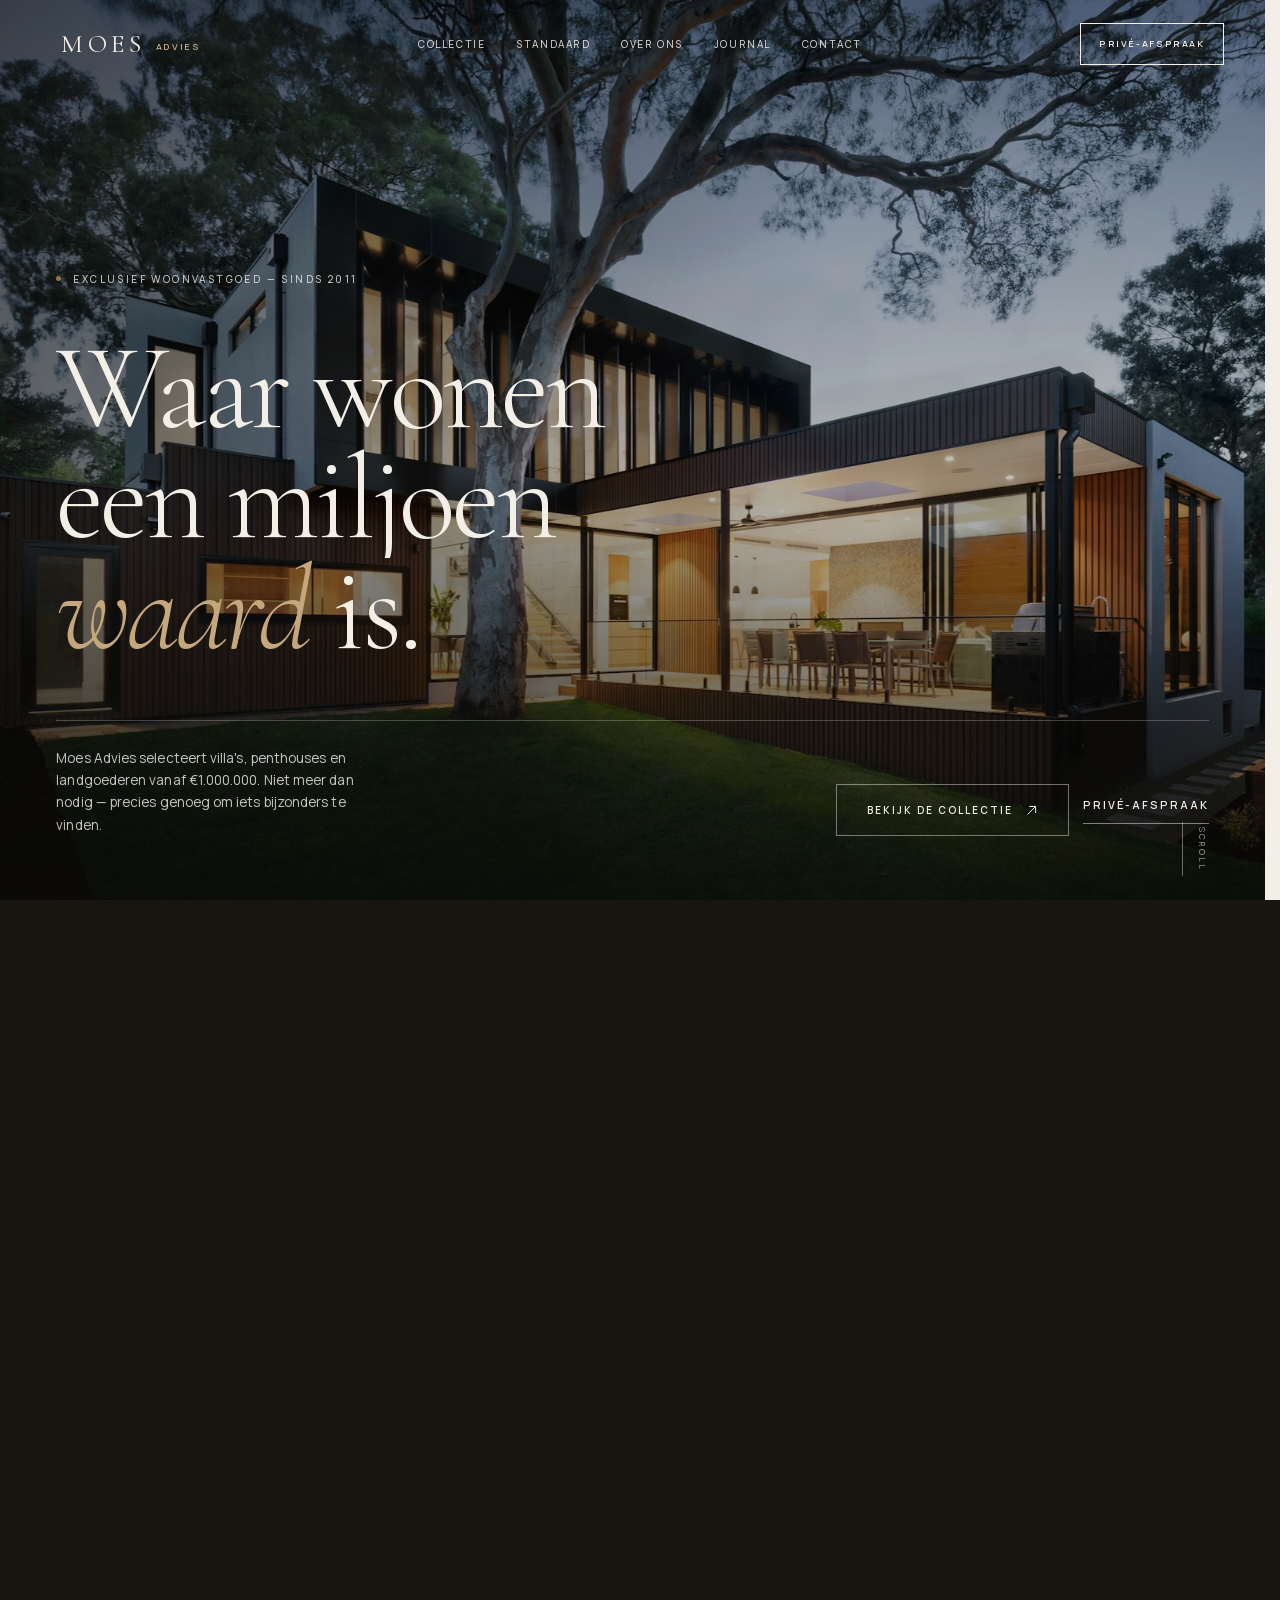
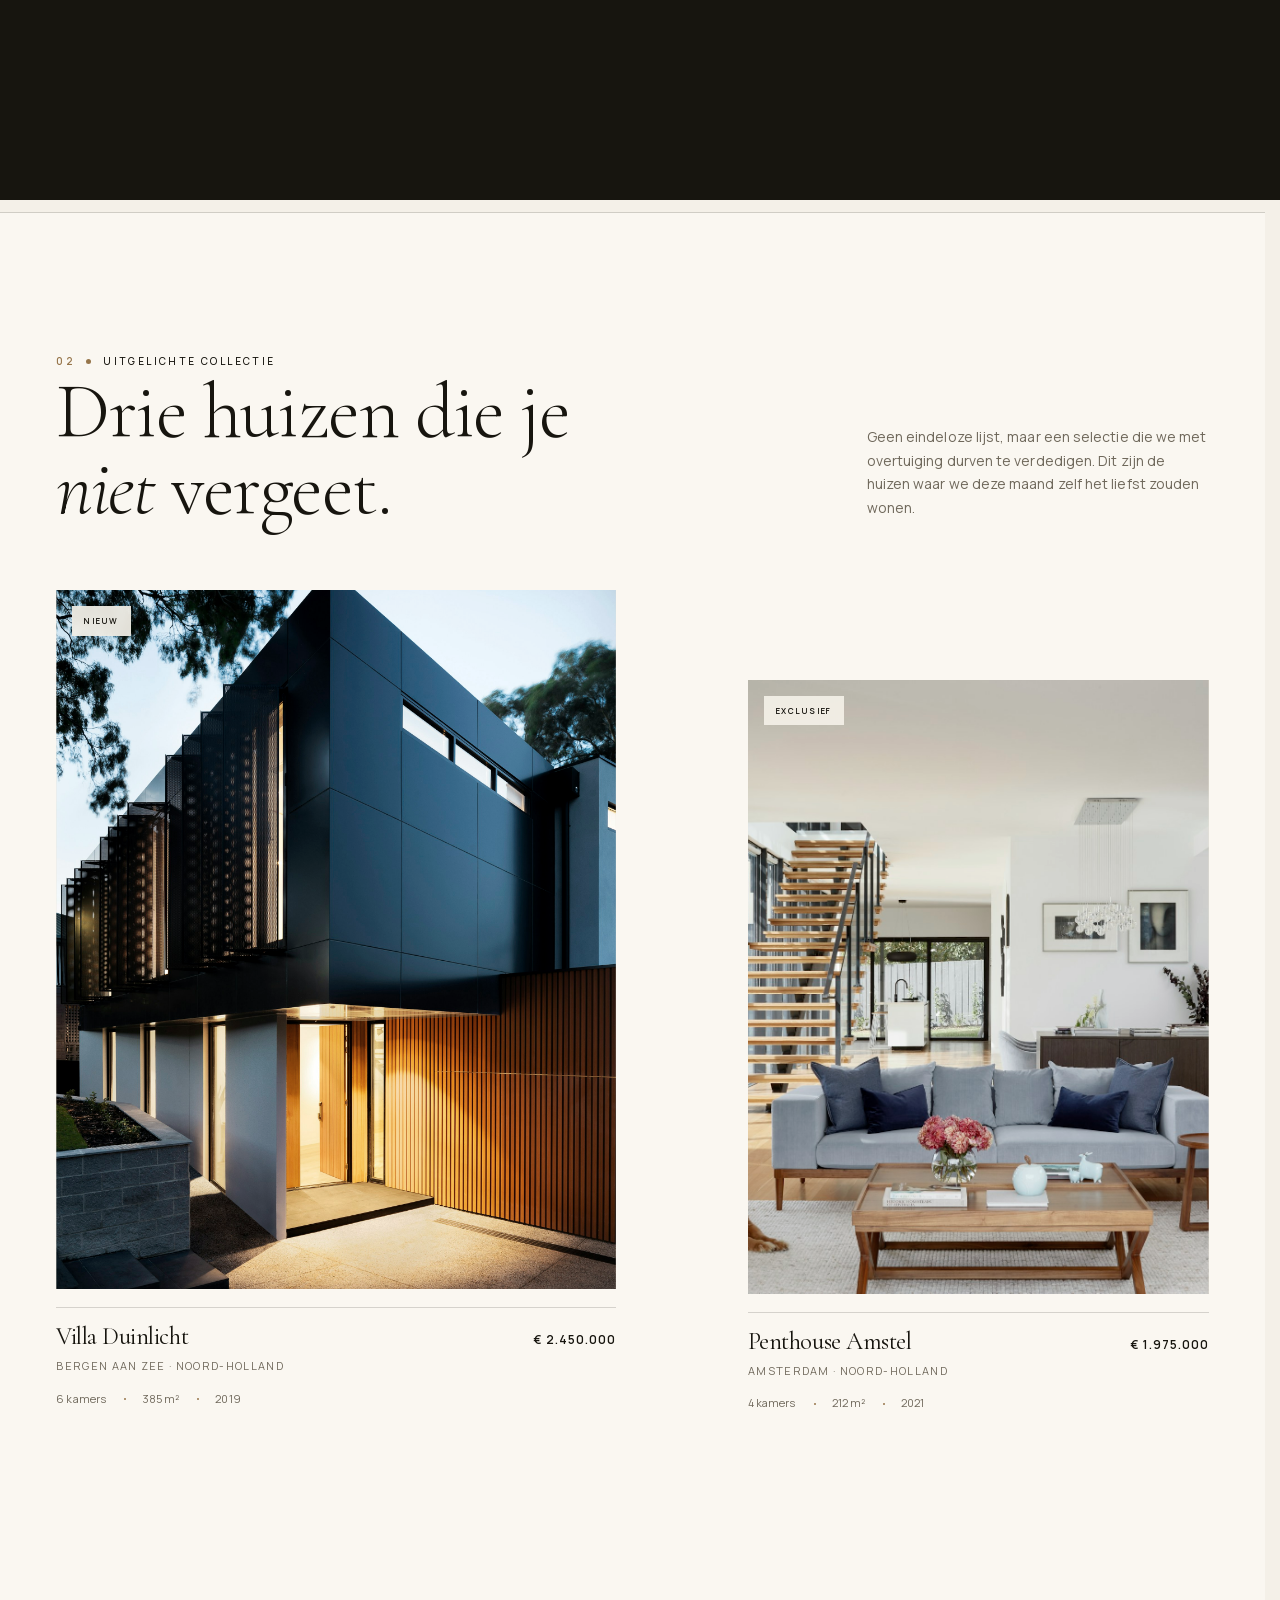
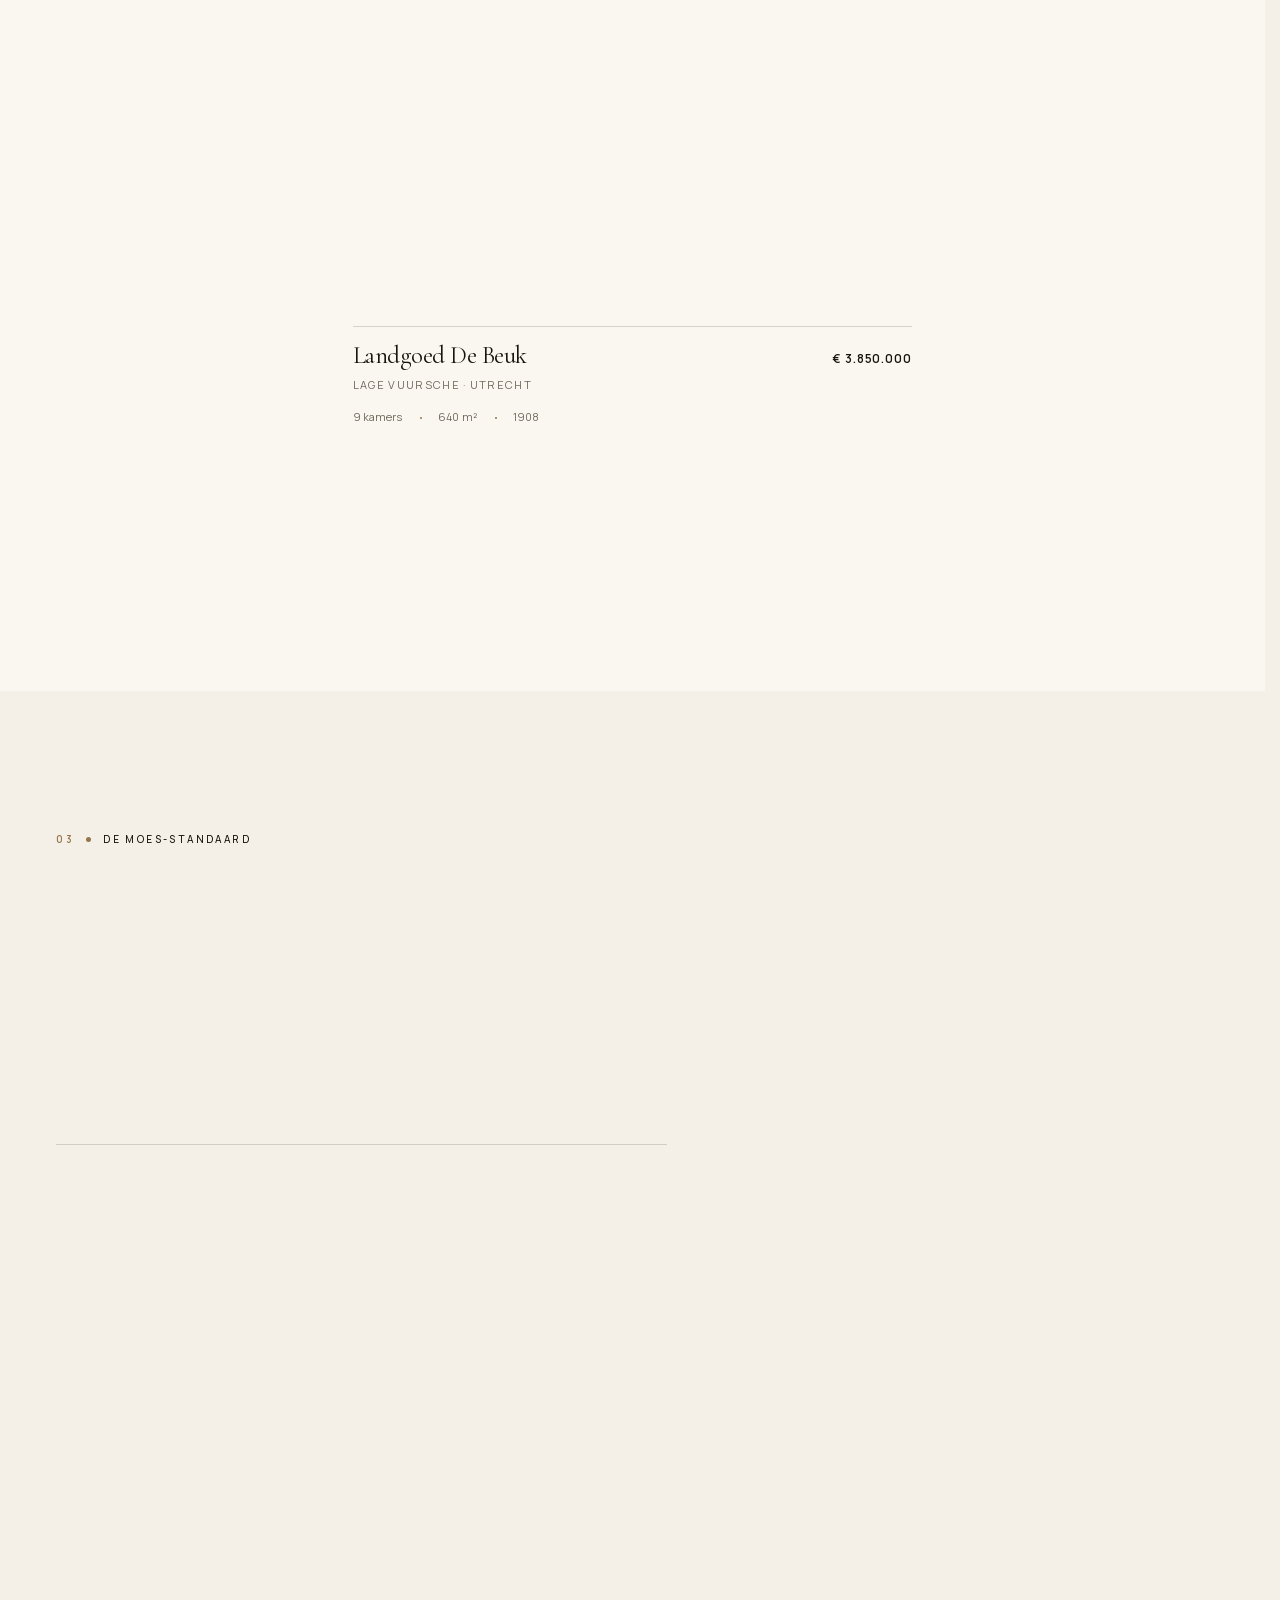
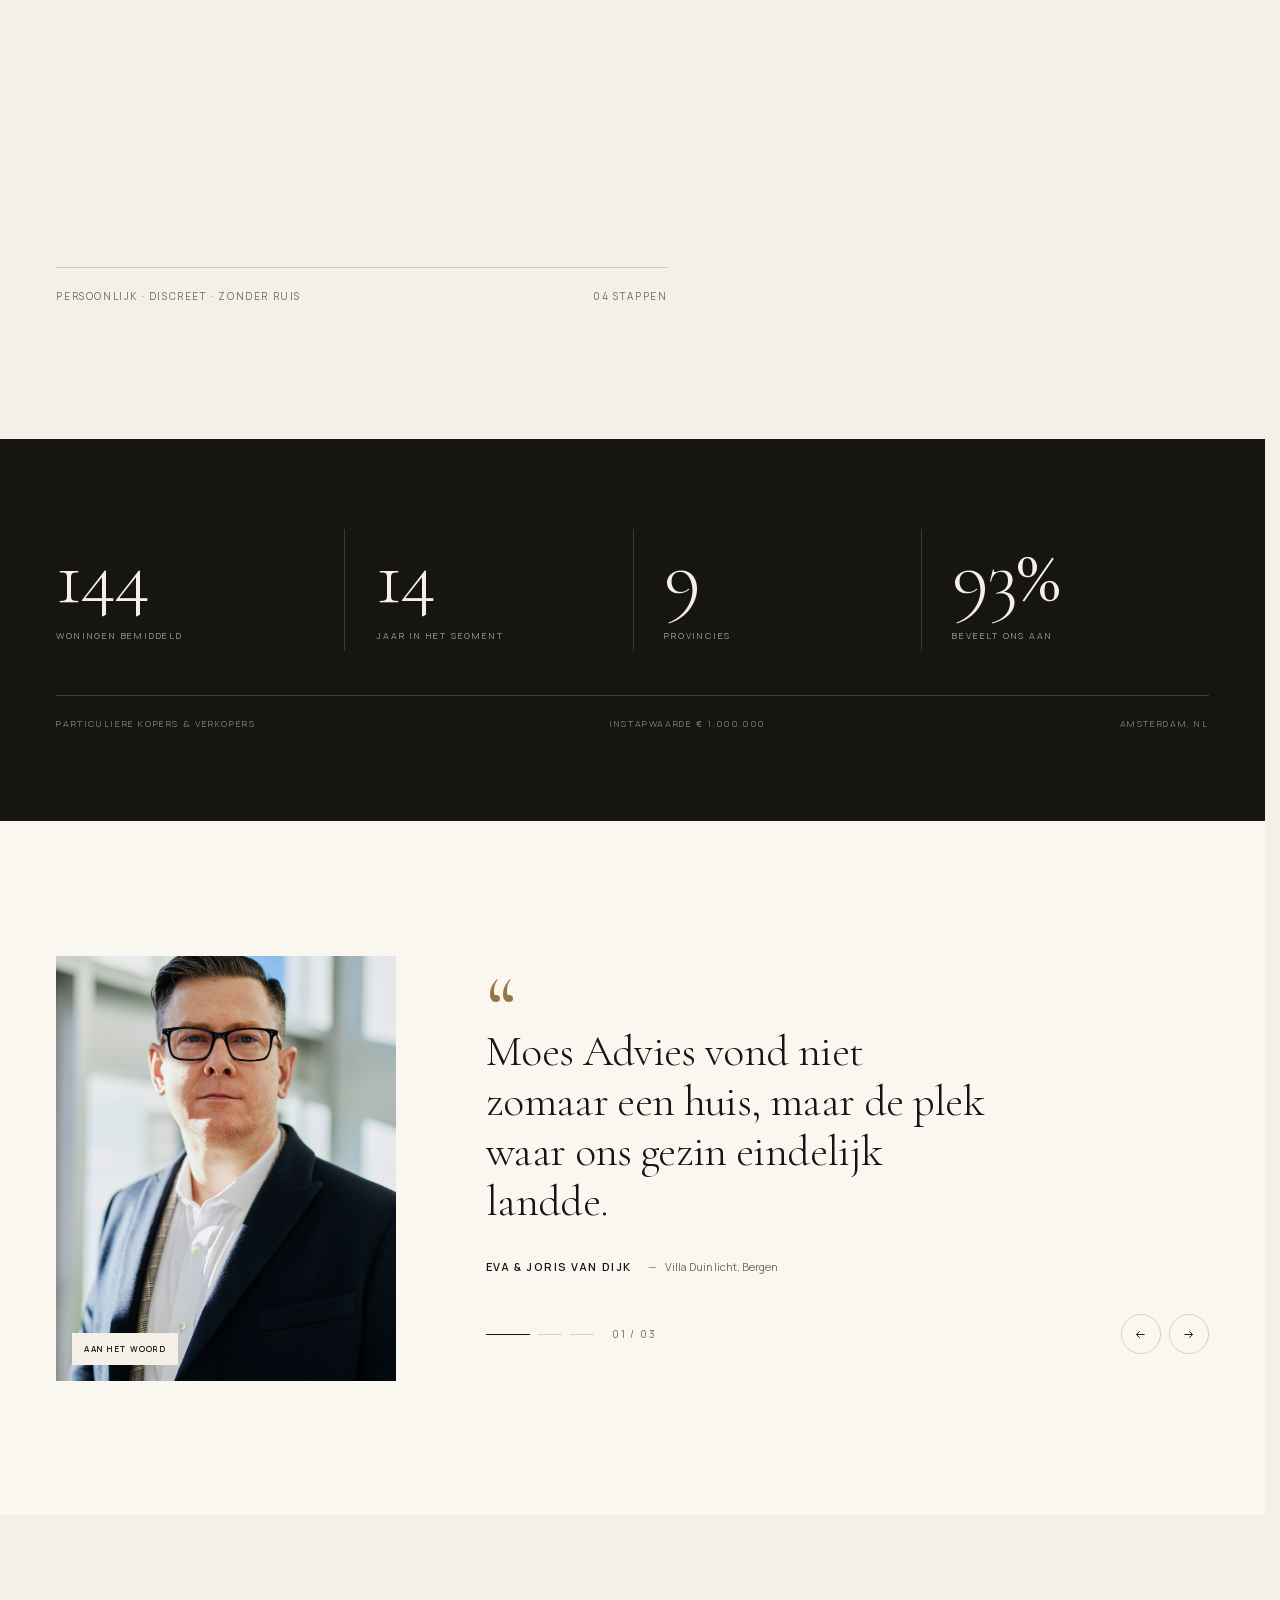
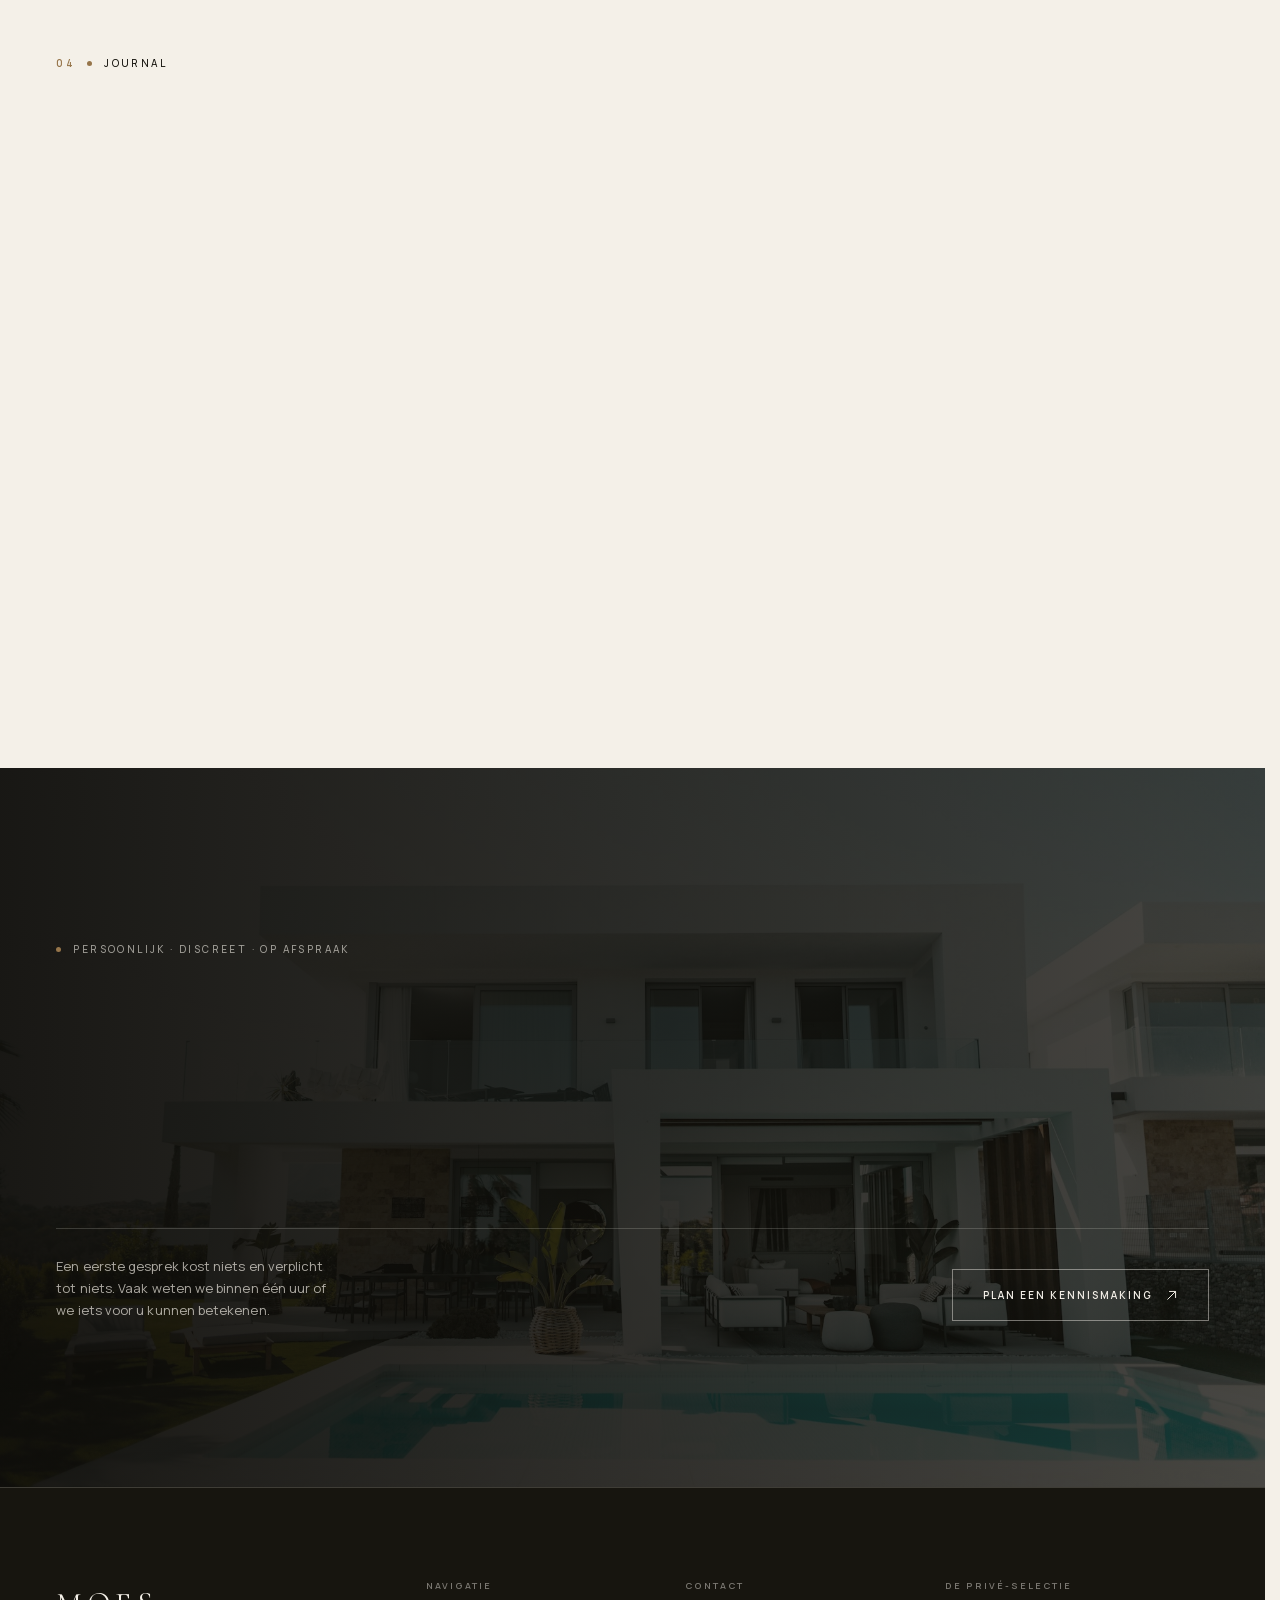
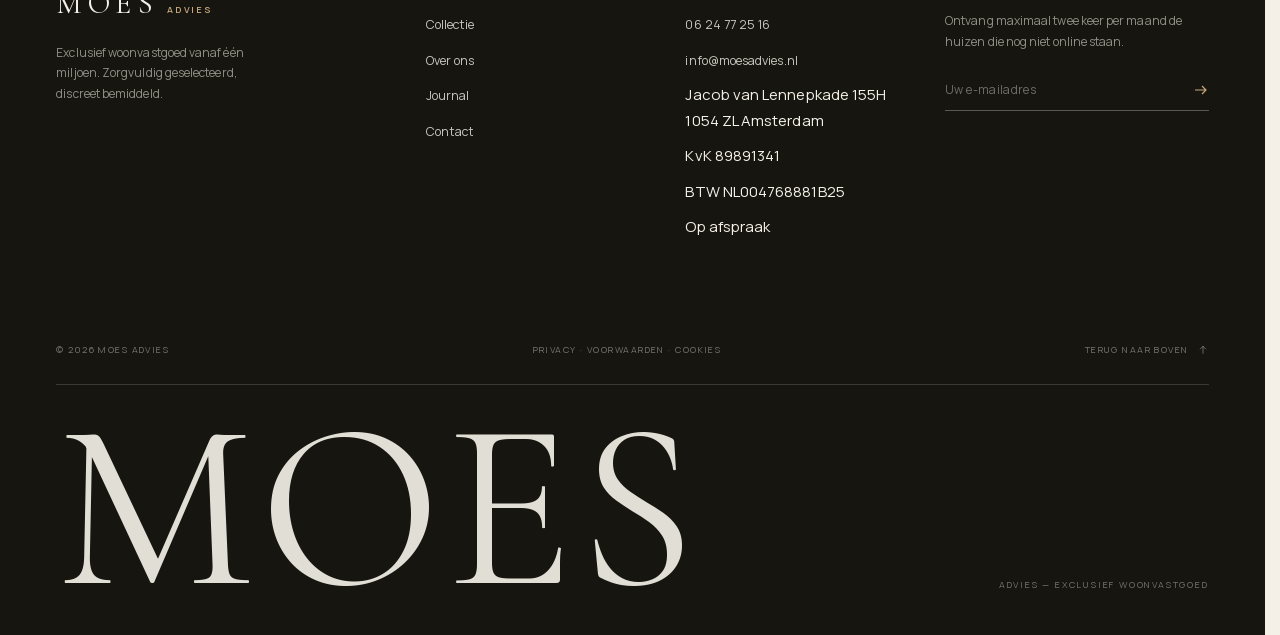
<file: index.html>
<!DOCTYPE html>
<html lang="nl">
<head>
  <meta charset="UTF-8">
  <meta name="viewport" content="width=device-width, initial-scale=1">
  <title>Moes Advies — Exclusief woonvastgoed vanaf €1.000.000</title>
  <meta name="description" content="Moes Advies selecteert villa's, penthouses en landgoederen vanaf één miljoen euro. Persoonlijk, discreet en met oog voor wat een huis bijzonder maakt.">
  <meta property="og:title" content="Moes Advies — Exclusief woonvastgoed">
  <meta property="og:description" content="Villa's, penthouses en landgoederen vanaf €1.000.000. Zorgvuldig geselecteerd, discreet bemiddeld.">
  <meta property="og:type" content="website">
  <meta property="og:image" content="assets/img/hero.jpg">
  <meta name="theme-color" content="#17150f">
  <link rel="icon" href="assets/favicon.svg" type="image/svg+xml">
  <link rel="preload" as="image" href="assets/img/hero.jpg">
  <link rel="stylesheet" href="css/style.css">
  <script>
    document.documentElement.classList.add('js');
    try {
      if (sessionStorage.getItem('moes-nav') === '1') {
        document.documentElement.classList.add('veil-on', 'skip-preloader');
        sessionStorage.removeItem('moes-nav');
      } else {
        document.documentElement.classList.add('is-loading');
      }
    } catch (e) {
      document.documentElement.classList.add('is-loading');
    }
  </script>
</head>
<body>
  <a class="skip-link" href="#main">Naar de inhoud</a>

  <div class="preloader" aria-hidden="true">
    <div class="preloader__inner">
      <div class="preloader__logo">MOES</div>
      <div class="preloader__tag">ADVIES · EXCLUSIEF WOONVASTGOED</div>
      <div class="preloader__bar"><span></span></div>
    </div>
  </div>

  <div class="page-veil" aria-hidden="true"></div>
  <div class="grain" aria-hidden="true"></div>
  <div class="cursor" aria-hidden="true"></div>
  <div class="cursor-ring" aria-hidden="true"><span class="cursor-ring__label">Bekijk</span></div>

  <header class="site-header" data-header data-over>
    <div class="header__inner">
      <a class="brand" href="index.html" aria-label="MOES ADVIES — naar de homepage">MOES<span class="brand__sub">ADVIES</span></a>
      <nav class="nav" aria-label="Hoofdnavigatie">
        <a class="nav__link" href="collectie.html">Collectie</a>
        <a class="nav__link" href="#standaard">Standaard</a>
        <a class="nav__link" href="over.html">Over ons</a>
        <a class="nav__link" href="journal.html">Journal</a>
        <a class="nav__link" href="contact.html">Contact</a>
      </nav>
      <div class="header__actions">
        <a class="header__cta" href="contact.html">Privé-afspraak</a>
        <button class="menu-toggle" data-menu-toggle aria-expanded="false" aria-controls="menu" aria-label="Menu openen"><i></i><i></i></button>
      </div>
    </div>
  </header>

  <div class="menu" id="menu" data-menu aria-hidden="true">
    <div class="menu__inner container">
      <nav class="menu__nav" aria-label="Menu">
        <a class="menu__link" href="collectie.html"><span>01</span>Collectie</a>
        <a class="menu__link" href="index.html#standaard"><span>02</span>Standaard</a>
        <a class="menu__link" href="over.html"><span>03</span>Over ons</a>
        <a class="menu__link" href="journal.html"><span>04</span>Journal</a>
        <a class="menu__link" href="contact.html"><span>05</span>Contact</a>
      </nav>
      <div class="menu__aside">
        <figure><img src="assets/img/int-3.jpg" alt="Licht interieur met zicht op het duin" loading="lazy"></figure>
        <p>Liever eerst even praten? We nemen de tijd voor een persoonlijke kennismaking, op ons kantoor of bij u thuis.</p>
        <a class="link-arrow link-arrow--light" href="contact.html">Plan een afspraak
          <svg viewBox="0 0 16 16" fill="none" aria-hidden="true"><path d="M3 13L13 3M5 3h8v8" stroke="currentColor" stroke-width="1.2"/></svg>
        </a>
      </div>
    </div>
    <div class="menu__foot container">
      <span>Amsterdam · Bergen · Utrecht</span>
      <a href="tel:+31624772516">06 24 77 25 16</a>
      <span>Est. 2011</span>
    </div>
  </div>

  <main id="main">
    <section class="hero" aria-label="Introductie">
      <div class="hero__media" data-parallax="0.1">
        <img src="assets/img/hero.jpg" alt="Moderne villa in warm licht, met royale glaspartijen en een tuin" fetchpriority="high">
      </div>
      <div class="hero__shade" aria-hidden="true"></div>
      <div class="hero__inner container">
        <p class="eyebrow eyebrow--light hero__eyebrow"><span class="eyebrow__dot"></span>Exclusief woonvastgoed — sinds 2011</p>
        <h1 class="hero__title">
          <span class="line"><span>Waar wonen</span></span>
          <span class="line"><span>een miljoen</span></span>
          <span class="line"><span><em>waard</em> is.</span></span>
        </h1>
        <div class="hero__foot">
          <p class="hero__intro">Moes Advies selecteert villa's, penthouses en landgoederen vanaf €1.000.000. Niet meer dan nodig — precies genoeg om iets bijzonders te vinden.</p>
          <div class="hero__actions">
            <a class="btn btn--light" href="collectie.html" data-magnetic><span>Bekijk de collectie
              <svg viewBox="0 0 16 16" fill="none" aria-hidden="true"><path d="M3 13L13 3M5 3h8v8" stroke="currentColor" stroke-width="1.2"/></svg>
            </span></a>
            <a class="link-arrow link-arrow--light" href="contact.html">Privé-afspraak</a>
          </div>
        </div>
      </div>
      <a class="hero__scroll" href="#filosofie">Scroll</a>
    </section>

    <div class="marquee" aria-hidden="true">
      <div class="marquee__track">
        <div class="marquee__group">
          <span class="marquee__item">Bergen aan Zee</span>
          <span class="marquee__item">Amsterdam</span>
          <span class="marquee__item">Lage Vuursche</span>
          <span class="marquee__item">Wassenaar</span>
          <span class="marquee__item">Bloemendaal</span>
          <span class="marquee__item">Utrecht</span>
          <span class="marquee__item">Noordwijk</span>
          <span class="marquee__item">Rotterdam</span>
        </div>
        <div class="marquee__group">
          <span class="marquee__item">Bergen aan Zee</span>
          <span class="marquee__item">Amsterdam</span>
          <span class="marquee__item">Lage Vuursche</span>
          <span class="marquee__item">Wassenaar</span>
          <span class="marquee__item">Bloemendaal</span>
          <span class="marquee__item">Utrecht</span>
          <span class="marquee__item">Noordwijk</span>
          <span class="marquee__item">Rotterdam</span>
        </div>
      </div>
    </div>

    <section class="section intro" id="filosofie">
      <div class="container">
        <div class="intro__head">
          <p class="eyebrow"><span class="eyebrow__num">01</span><span class="eyebrow__dot"></span>Filosofie</p>
          <h2 class="intro__title reveal-lines" data-reveal="fade">
            <span class="line"><span>Een miljoen is</span></span>
            <span class="line"><span>geen bedrag. Het is</span></span>
            <span class="line"><span>een <em>belofte</em>.</span></span>
          </h2>
        </div>
        <div class="intro__body">
          <div data-reveal="up">
            <p class="lead">Wij geloven niet in meer huizen. Wij geloven in het juiste huis: een plek die klopt met wie je bent, en met hoe je wilt leven.</p>
            <p>Daarom werken we met een kleine, zorgvuldig samengestelde collectie. Elk object bezoeken we zelf. Elk detail kennen we. En elke koper krijgt één aanspreekpunt — van de eerste bezichtiging tot de overdracht bij de notaris.</p>
          </div>
          <div data-reveal="up" data-reveal-delay="1">
            <p>Sinds 2011 begeleiden we kopers en verkopers in het segment vanaf één miljoen euro. Geen catalogus, geen ruis. Wel een netwerk dat vaak eerder weet wat er komt dan de markt.</p>
            <p class="intro__sign">Moes Advies</p>
            <a class="link-arrow" href="over.html">Lees ons verhaal
              <svg viewBox="0 0 16 16" fill="none" aria-hidden="true"><path d="M3 13L13 3M5 3h8v8" stroke="currentColor" stroke-width="1.2"/></svg>
            </a>
          </div>
        </div>
      </div>
    </section>

    <section class="section featured" id="collectie">
      <div class="container">
        <div class="section-head">
          <div>
            <p class="eyebrow"><span class="eyebrow__num">02</span><span class="eyebrow__dot"></span>Uitgelichte collectie</p>
            <h2 class="section-head__title display-lg" data-reveal="up">Drie huizen die je <em>niet</em> vergeet.</h2>
          </div>
          <div class="section-head__aside" data-reveal="up" data-reveal-delay="1">
            <p>Geen eindeloze lijst, maar een selectie die we met overtuiging durven te verdedigen. Dit zijn de huizen waar we deze maand zelf het liefst zouden wonen.</p>
          </div>
        </div>

        <div class="featured__grid">
          <a class="prop prop--portrait" href="villa-duinlicht.html" data-reveal="image" data-cursor="Bekijk">
            <div class="prop__media">
              <span class="prop__tag">Nieuw</span>
              <img src="assets/img/detail.jpg" alt="Sfeerbeeld van een moderne villa" loading="lazy">
              <span class="prop__view">Bekijk
                <svg viewBox="0 0 16 16" fill="none" aria-hidden="true"><path d="M3 13L13 3M5 3h8v8" stroke="currentColor" stroke-width="1.2"/></svg>
              </span>
            </div>
            <div class="prop__body">
              <div class="prop__row">
                <h3 class="prop__name">Villa Duinlicht</h3>
                <span class="prop__price">€ 2.450.000</span>
              </div>
              <p class="prop__place">Bergen aan Zee · Noord-Holland</p>
              <div class="prop__specs"><span>6 kamers</span><span>385 m²</span><span>2019</span></div>
            </div>
          </a>

          <a class="prop prop--tall" href="penthouse-amstel.html" data-reveal="image" data-reveal-delay="1" data-cursor="Bekijk">
            <div class="prop__media">
              <span class="prop__tag">Exclusief</span>
              <img src="assets/img/int-2.jpg" alt="Penthouse Amstel met een lichte woonkamer en houten trap" loading="lazy">
              <span class="prop__view">Bekijk
                <svg viewBox="0 0 16 16" fill="none" aria-hidden="true"><path d="M3 13L13 3M5 3h8v8" stroke="currentColor" stroke-width="1.2"/></svg>
              </span>
            </div>
            <div class="prop__body">
              <div class="prop__row">
                <h3 class="prop__name">Penthouse Amstel</h3>
                <span class="prop__price">€ 1.975.000</span>
              </div>
              <p class="prop__place">Amsterdam · Noord-Holland</p>
              <div class="prop__specs"><span>4 kamers</span><span>212 m²</span><span>2021</span></div>
            </div>
          </a>

          <a class="prop prop--landscape" href="landgoed-de-beuk.html" data-reveal="image" data-reveal-delay="2" data-cursor="Bekijk">
            <div class="prop__media">
              <span class="prop__tag">Landgoed</span>
              <img src="assets/img/villa-4.jpg" alt="Landgoed De Beuk in Lage Vuursche" loading="lazy">
              <span class="prop__view">Bekijk
                <svg viewBox="0 0 16 16" fill="none" aria-hidden="true"><path d="M3 13L13 3M5 3h8v8" stroke="currentColor" stroke-width="1.2"/></svg>
              </span>
            </div>
            <div class="prop__body">
              <div class="prop__row">
                <h3 class="prop__name">Landgoed De Beuk</h3>
                <span class="prop__price">€ 3.850.000</span>
              </div>
              <p class="prop__place">Lage Vuursche · Utrecht</p>
              <div class="prop__specs"><span>9 kamers</span><span>640 m²</span><span>1908</span></div>
            </div>
          </a>
        </div>

        <div class="featured__foot" data-reveal="fade">
          <p class="featured__count"><strong>9</strong> objecten in de collectie · prijzen vanaf €1.000.000</p>
          <a class="link-arrow" href="collectie.html">Bekijk alle objecten
            <svg viewBox="0 0 16 16" fill="none" aria-hidden="true"><path d="M3 13L13 3M5 3h8v8" stroke="currentColor" stroke-width="1.2"/></svg>
          </a>
        </div>
      </div>
    </section>

    <section class="section standard" id="standaard">
      <div class="container">
        <div class="section-head">
          <div>
            <p class="eyebrow"><span class="eyebrow__num">03</span><span class="eyebrow__dot"></span>De Moes-standaard</p>
            <h2 class="section-head__title display-lg" data-reveal="up">Meer dan een makelaar.<br>Een <em>medestander</em>.</h2>
          </div>
          <div class="section-head__aside" data-reveal="up" data-reveal-delay="1">
            <p>Vastgoed op dit niveau vraagt om aandacht, rust en discretie. Vier stappen, één aanspreekpunt, geen verrassingen achteraf.</p>
          </div>
        </div>

        <div class="standard__layout">
          <div class="standard__list">
            <article class="service" data-service tabindex="0" data-reveal="up">
              <span class="service__num">01</span>
              <div>
                <div class="service__head"><h3 class="service__title">Selectie</h3><span class="service__plus" aria-hidden="true">+</span></div>
                <p class="service__text">Wij kijken verder dan de portalen. Off-market, via ons netwerk en met een scherp oog voor locatie, licht en potentie.</p>
              </div>
            </article>
            <article class="service" data-service tabindex="0" data-reveal="up" data-reveal-delay="1">
              <span class="service__num">02</span>
              <div>
                <div class="service__head"><h3 class="service__title">Presentatie</h3><span class="service__plus" aria-hidden="true">+</span></div>
                <p class="service__text">Fotografie, film en styling op het niveau van het huis. Elk object krijgt een eigen editorial, geen standaardlijstje.</p>
              </div>
            </article>
            <article class="service" data-service tabindex="0" data-reveal="up" data-reveal-delay="2">
              <span class="service__num">03</span>
              <div>
                <div class="service__head"><h3 class="service__title">Bemiddeling</h3><span class="service__plus" aria-hidden="true">+</span></div>
                <p class="service__text">Een rustige, vasthoudende onderhandeling. Wij verdedigen uw belang — niet ons volume.</p>
              </div>
            </article>
            <article class="service" data-service tabindex="0" data-reveal="up" data-reveal-delay="3">
              <span class="service__num">04</span>
              <div>
                <div class="service__head"><h3 class="service__title">Nazorg</h3><span class="service__plus" aria-hidden="true">+</span></div>
                <p class="service__text">Van notaris tot verbouwing: ook na de sleuteloverdracht blijven we aanspreekbaar. Soms nog jaren.</p>
              </div>
            </article>
            <p class="standard__note"><span>Persoonlijk · discreet · zonder ruis</span><span>04 stappen</span></p>
          </div>

          <div class="standard__media" data-reveal="right">
            <img src="assets/img/int-1.jpg" alt="Warm ingericht interieur met natuurlijk licht" data-service-img="0" class="is-active" loading="lazy">
            <img src="assets/img/int-5.jpg" alt="Minimalistisch interieur met zicht op groen" data-service-img="1" loading="lazy">
            <img src="assets/img/int-3.jpg" alt="Eetkamer met designmeubelen" data-service-img="2" loading="lazy">
            <img src="assets/img/detail.jpg" alt="Gevel van een modern huis in warm avondlicht" data-service-img="3" loading="lazy">
            <div class="standard__caption"><span>De Moes-standaard</span><span>01 — 04</span></div>
          </div>
        </div>
      </div>
    </section>

    <section class="stats" aria-label="Moes Advies in cijfers">
      <div class="container">
        <div class="stats__grid">
          <div class="stat" data-reveal="up">
            <div class="stat__num"><span data-count="148">0</span></div>
            <div class="stat__label">Woningen bemiddeld</div>
          </div>
          <div class="stat" data-reveal="up" data-reveal-delay="1">
            <div class="stat__num"><span data-count="14">0</span></div>
            <div class="stat__label">Jaar in het segment</div>
          </div>
          <div class="stat" data-reveal="up" data-reveal-delay="2">
            <div class="stat__num"><span data-count="9">0</span></div>
            <div class="stat__label">Provincies</div>
          </div>
          <div class="stat" data-reveal="up" data-reveal-delay="3">
            <div class="stat__num"><span data-count="96" data-suffix="%">0%</span></div>
            <div class="stat__label">Beveelt ons aan</div>
          </div>
        </div>
        <div class="stats__foot">
          <span>Particuliere kopers &amp; verkopers</span>
          <span>Instapwaarde € 1.000.000</span>
          <span>Amsterdam, NL</span>
        </div>
      </div>
    </section>

    <section class="section quote">
      <div class="container">
        <div class="quote__grid">
          <div class="quote__portrait">
            <img src="assets/img/team-1.jpg" alt="Portret van Joris van Dijk" data-quote-photo class="is-active" loading="lazy">
            <img src="assets/img/team-2.jpg" alt="Portret van Marijke de Boer" data-quote-photo loading="lazy">
            <img src="assets/img/team-3.jpg" alt="Portret van Thomas" data-quote-photo loading="lazy">
            <span class="quote__badge">Aan het woord</span>
          </div>

          <div class="quote__stage" aria-roledescription="carousel" aria-label="Ervaringen van klanten">
            <div class="quote__item is-active" data-quote>
              <span class="quote__mark" aria-hidden="true">“</span>
              <blockquote class="quote__text">Moes Advies vond niet zomaar een huis, maar de plek waar ons gezin eindelijk landde.</blockquote>
              <div class="quote__meta"><strong>Eva &amp; Joris van Dijk</strong><span>Villa Duinlicht, Bergen</span></div>
            </div>
            <div class="quote__item" data-quote>
              <span class="quote__mark" aria-hidden="true">“</span>
              <blockquote class="quote__text">Geen druk, geen verkooppraatje. Alleen iemand die precies begreep waarom we wilden verhuizen.</blockquote>
              <div class="quote__meta"><strong>Marijke de Boer</strong><span>Penthouse Amstel, Amsterdam</span></div>
            </div>
            <div class="quote__item" data-quote>
              <span class="quote__mark" aria-hidden="true">“</span>
              <blockquote class="quote__text">Binnen twee weken stonden we in een huis dat nog niet online stond. Dat is het verschil.</blockquote>
              <div class="quote__meta"><strong>Thomas &amp; Lotte Vermeer</strong><span>Landgoed De Beuk, Lage Vuursche</span></div>
            </div>

            <div class="quote__nav">
              <div class="quote__dots" role="tablist" aria-label="Kies een ervaring">
                <button class="quote__dot is-active" data-quote-dot role="tab" aria-label="Ervaring 1" aria-selected="true"></button>
                <button class="quote__dot" data-quote-dot role="tab" aria-label="Ervaring 2" aria-selected="false"></button>
                <button class="quote__dot" data-quote-dot role="tab" aria-label="Ervaring 3" aria-selected="false"></button>
              </div>
              <span class="quote__count" data-quote-count>01 / 03</span>
              <div class="quote__arrows">
                <button class="quote__arrow" data-quote-prev aria-label="Vorige ervaring">
                  <svg viewBox="0 0 16 16" fill="none" aria-hidden="true"><path d="M13 8H3M7 4L3 8l4 4" stroke="currentColor" stroke-width="1.2"/></svg>
                </button>
                <button class="quote__arrow" data-quote-next aria-label="Volgende ervaring">
                  <svg viewBox="0 0 16 16" fill="none" aria-hidden="true"><path d="M3 8h10M9 4l4 4-4 4" stroke="currentColor" stroke-width="1.2"/></svg>
                </button>
              </div>
            </div>
          </div>
        </div>
      </div>
    </section>

    <section class="section journal" id="journal">
      <div class="container">
        <div class="section-head">
          <div>
            <p class="eyebrow"><span class="eyebrow__num">04</span><span class="eyebrow__dot"></span>Journal</p>
            <h2 class="section-head__title display-lg" data-reveal="up">Notities over <em>wonen</em>.</h2>
          </div>
          <div class="section-head__aside" data-reveal="up" data-reveal-delay="1">
            <p>Over licht, materiaal en de keuzes die een huis tot een thuis maken. Af en toe ook gewoon over de markt.</p>
          </div>
        </div>

        <div class="journal__grid">
          <a class="post" href="journal.html#artikel-1" data-reveal="up">
            <div class="post__media"><img src="assets/img/int-4.jpg" alt="Woning met een geopende gevel en veel daglicht" loading="lazy"></div>
            <div class="post__meta"><span>Wonen</span><span>14 oktober 2026</span></div>
            <h3 class="post__title">Licht als bouwmateriaal</h3>
            <p class="post__excerpt">Waarom de beste huizen niet groter zijn, maar beter georiënteerd. Een gesprek met architecten over daglicht.</p>
          </a>
          <a class="post" href="journal.html#artikel-2" data-reveal="up" data-reveal-delay="1">
            <div class="post__media"><img src="assets/img/int-1.jpg" alt="Woonkamer met natuurlijke materialen en warm licht" loading="lazy"></div>
            <div class="post__meta"><span>Markt</span><span>28 september 2026</span></div>
            <h3 class="post__title">De kunst van het eerste bod</h3>
            <p class="post__excerpt">Wat een bod zegt — en wat het verbergt. Vijf lessen uit vijftien jaar onderhandelen boven een miljoen.</p>
          </a>
          <a class="post" href="journal.html#artikel-3" data-reveal="up" data-reveal-delay="2">
            <div class="post__media"><img src="assets/img/int-5.jpg" alt="Woonkamer die overgaat in de tuin" loading="lazy"></div>
            <div class="post__meta"><span>Leven</span><span>02 september 2026</span></div>
            <h3 class="post__title">Buiten wonen, binnen leven</h3>
            <p class="post__excerpt">De tuin als extra kamer. Over terrassen, duinen en de Nederlandse zon die je het beste vroeg kunt opvangen.</p>
          </a>
        </div>
      </div>
    </section>

    <section class="cta">
      <div class="cta__bg" aria-hidden="true"><img src="assets/img/pool.jpg" alt="" loading="lazy"></div>
      <div class="container cta__inner">
        <p class="eyebrow cta__eyebrow"><span class="eyebrow__dot"></span>Persoonlijk · discreet · op afspraak</p>
        <h2 class="cta__title" data-reveal="up">Vertel ons wat je <em>zoekt</em>.</h2>
        <div class="cta__row">
          <p>Een eerste gesprek kost niets en verplicht tot niets. Vaak weten we binnen één uur of we iets voor u kunnen betekenen.</p>
          <a class="btn btn--light" href="contact.html" data-magnetic><span>Plan een kennismaking
            <svg viewBox="0 0 16 16" fill="none" aria-hidden="true"><path d="M3 13L13 3M5 3h8v8" stroke="currentColor" stroke-width="1.2"/></svg>
          </span></a>
        </div>
      </div>
    </section>
  </main>

  <footer class="site-footer">
    <div class="container">
      <div class="footer__top">
        <div>
          <div class="footer__brand">MOES<span>ADVIES</span></div>
          <p class="footer__tag">Exclusief woonvastgoed vanaf één miljoen. Zorgvuldig geselecteerd, discreet bemiddeld.</p>
        </div>
        <div class="footer__col">
          <h4>Navigatie</h4>
          <ul>
            <li><a href="collectie.html">Collectie</a></li>
            <li><a href="over.html">Over ons</a></li>
            <li><a href="journal.html">Journal</a></li>
            <li><a href="contact.html">Contact</a></li>
          </ul>
        </div>
        <div class="footer__col">
          <h4>Contact</h4>
          <ul>
            <li><a href="tel:+31624772516">06 24 77 25 16</a></li>
            <li><a href="mailto:info@moesadvies.nl">info@moesadvies.nl</a></li>
            <li>Jacob van Lennepkade 155H<br>1054 ZL Amsterdam</li>
            <li>KvK 89891341</li>
            <li>BTW NL004768881B25</li>
            <li>Op afspraak</li>
          </ul>
        </div>
        <div class="footer__news">
          <h4>De privé-selectie</h4>
          <p>Ontvang maximaal twee keer per maand de huizen die nog niet online staan.</p>
          <form class="newsletter" data-newsletter>
            <input type="email" name="email" placeholder="Uw e-mailadres" aria-label="Uw e-mailadres" required>
            <button type="submit" aria-label="Aanmelden">
              <svg viewBox="0 0 16 16" fill="none" aria-hidden="true"><path d="M2 8h11M9 4l4 4-4 4" stroke="currentColor" stroke-width="1.2"/></svg>
            </button>
          </form>
          <div class="newsletter__msg" data-newsletter-msg aria-live="polite"></div>
        </div>
      </div>
      <div class="footer__bottom">
        <span>© <span data-year>2026</span> Moes Advies</span>
        <span><a href="juridisch.html#privacy">Privacy</a> · <a href="juridisch.html#voorwaarden">Voorwaarden</a> · <a href="juridisch.html#cookies">Cookies</a></span>
        <a class="footer__toplink" href="#main" data-top>Terug naar boven
          <svg viewBox="0 0 16 16" fill="none" aria-hidden="true"><path d="M8 13V3M4 7l4-4 4 4" stroke="currentColor" stroke-width="1.2"/></svg>
        </a>
      </div>
      <div class="footer__word" aria-hidden="true">MOES<small>ADVIES — EXCLUSIEF WOONVASTGOED</small></div>
    </div>
  </footer>

  <script src="js/main.js" defer></script>
</body>
</html>
</file>
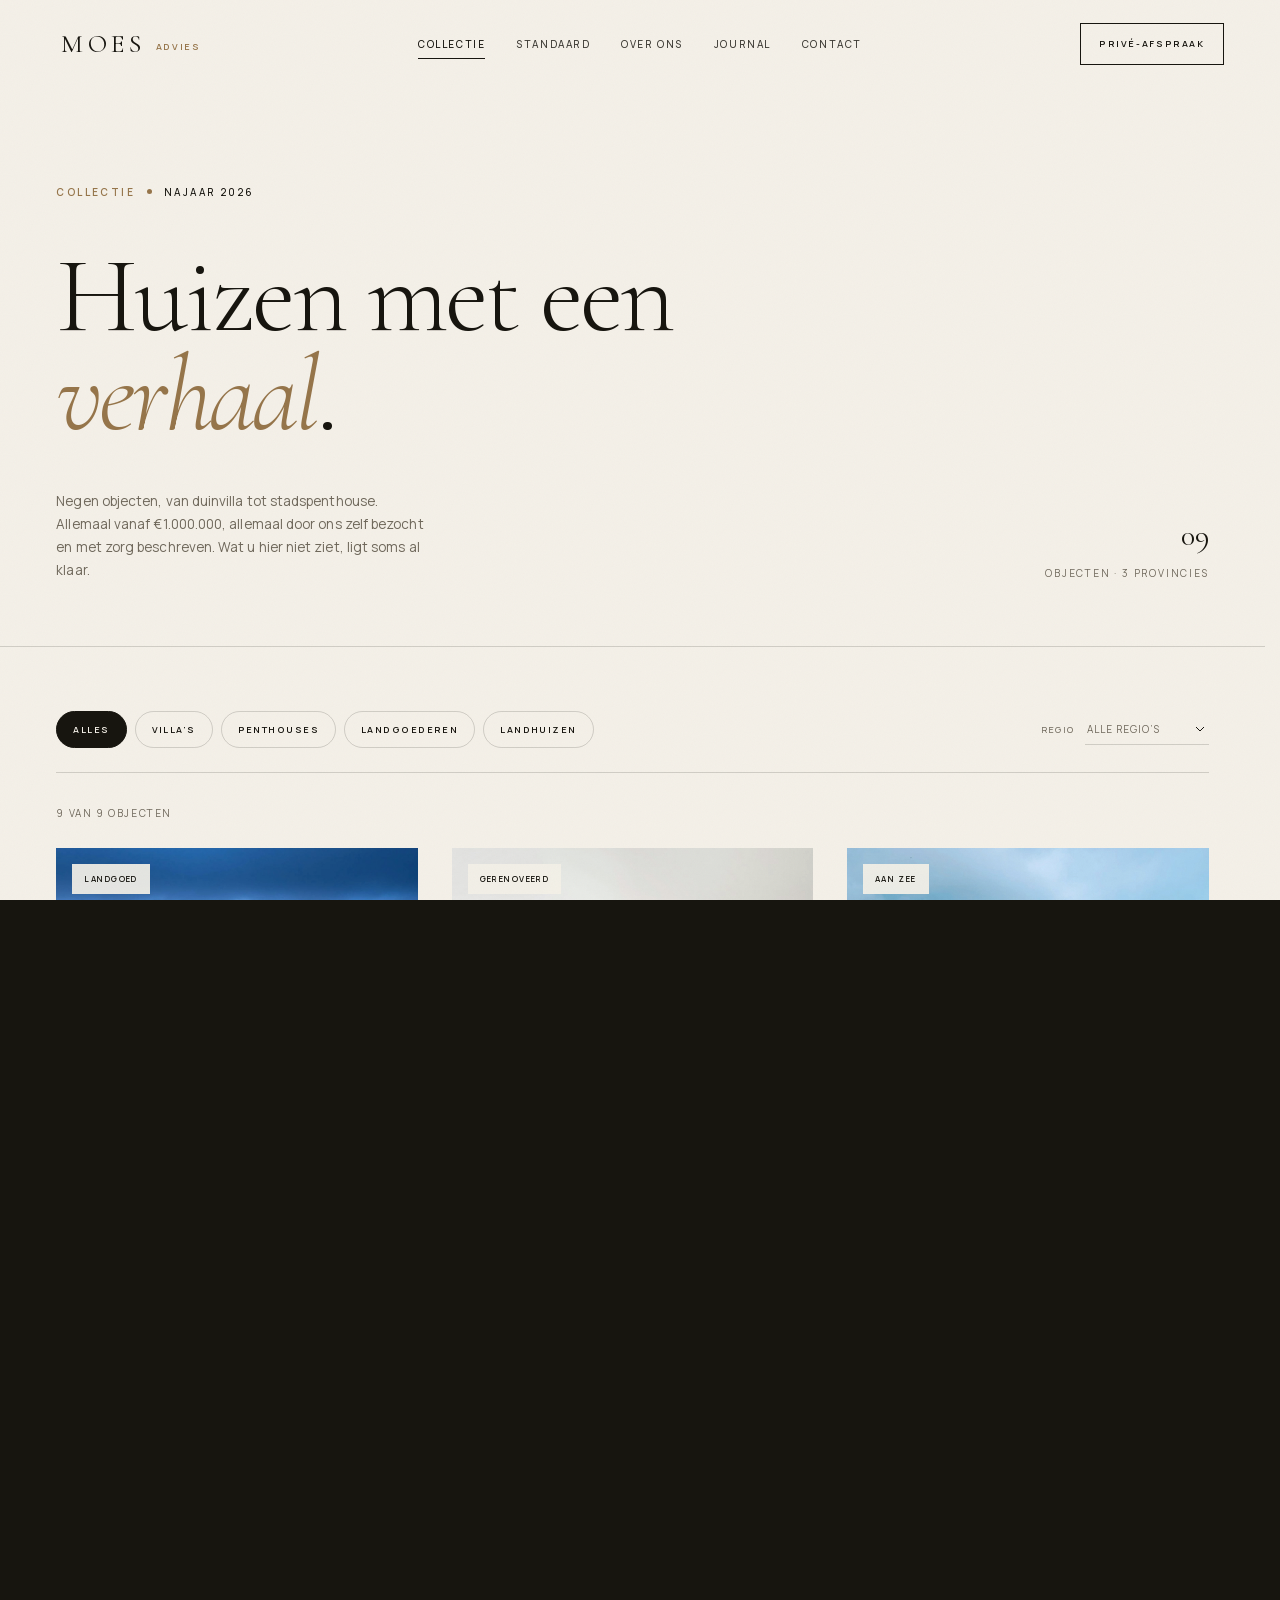
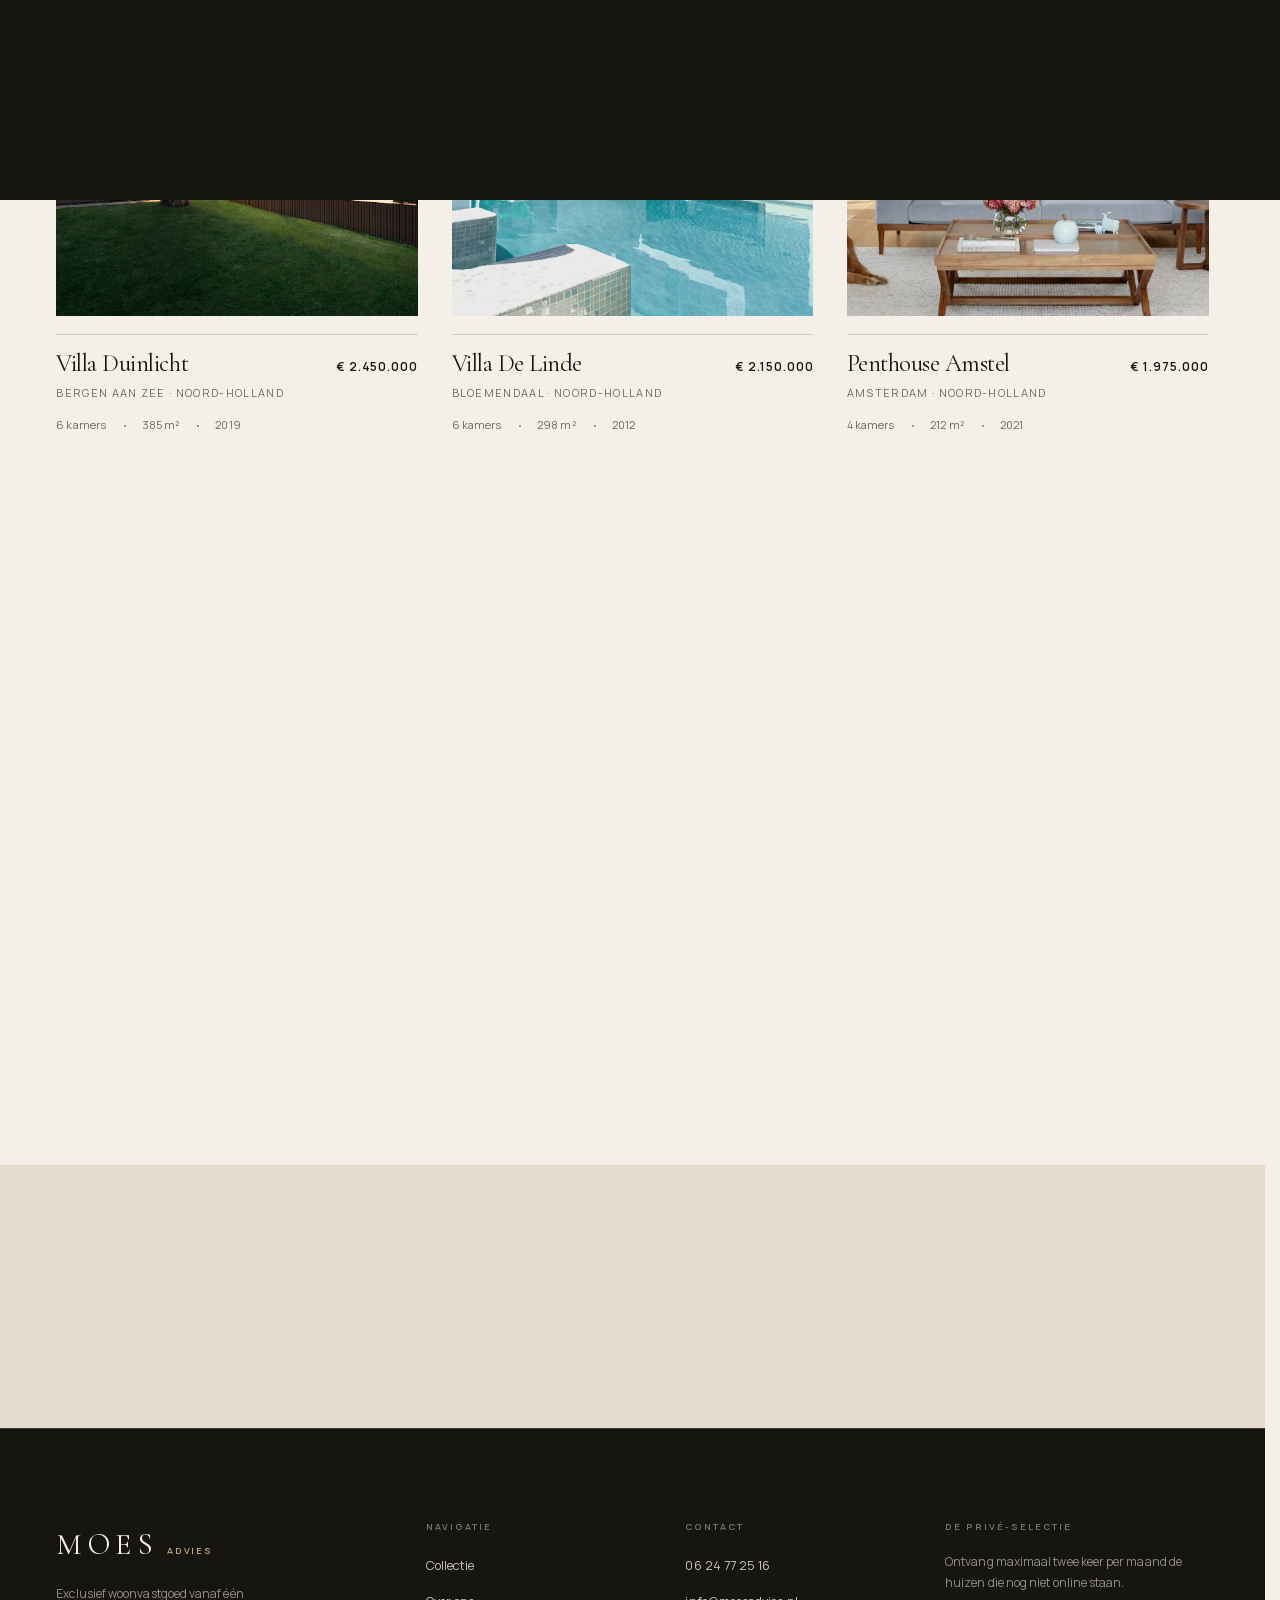
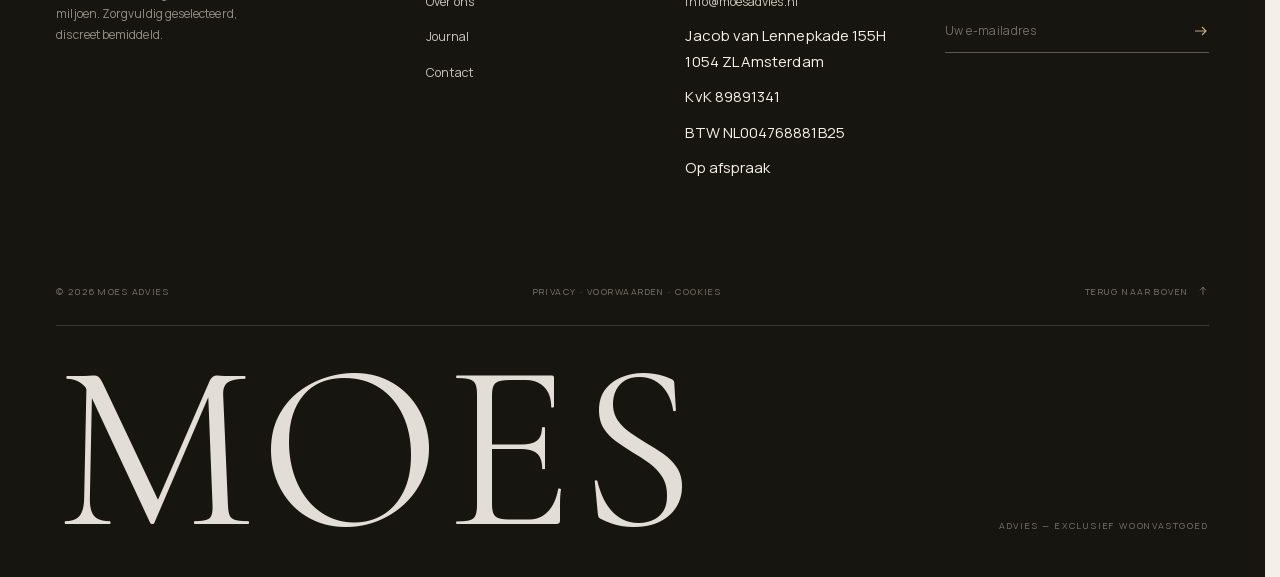
<file: collectie.html>
<!DOCTYPE html>
<html lang="nl">
<head>
  <meta charset="UTF-8">
  <meta name="viewport" content="width=device-width, initial-scale=1">
  <title>Collectie — negen huizen vanaf €1.000.000 | Moes Advies</title>
  <meta name="description" content="Bekijk de volledige collectie van Moes Advies: negen villa’s, penthouses en landgoederen vanaf één miljoen euro in Noord-Holland, Utrecht en Zuid-Holland.">
  <meta property="og:title" content="Collectie — negen huizen vanaf €1.000.000 | Moes Advies">
  <meta property="og:description" content="Bekijk de volledige collectie van Moes Advies: negen villa’s, penthouses en landgoederen vanaf één miljoen euro in Noord-Holland, Utrecht en Zuid-Holland.">
  <meta property="og:type" content="website">
  <meta property="og:image" content="assets/img/villa-1.jpg">
  <meta name="theme-color" content="#17150f">
  <link rel="icon" href="assets/favicon.svg" type="image/svg+xml">
  <link rel="stylesheet" href="css/style.css">
  <script>document.documentElement.classList.add('js');try{if(sessionStorage.getItem('moes-nav')==='1'){document.documentElement.classList.add('veil-on','skip-preloader');sessionStorage.removeItem('moes-nav');}}catch(e){}</script>
</head>
<body>
  <a class="skip-link" href="#main">Naar de inhoud</a>
  <div class="page-veil" aria-hidden="true"></div>
  <div class="grain" aria-hidden="true"></div>
  <div class="cursor" aria-hidden="true"></div>
  <div class="cursor-ring" aria-hidden="true"><span class="cursor-ring__label">Bekijk</span></div>

  <header class="site-header" data-header>
    <div class="header__inner">
      <a class="brand" href="index.html" aria-label="MOES ADVIES — naar de homepage">MOES<span class="brand__sub">ADVIES</span></a>
      <nav class="nav" aria-label="Hoofdnavigatie">
        <a class="nav__link" href="collectie.html">Collectie</a>
        <a class="nav__link" href="index.html#standaard">Standaard</a>
        <a class="nav__link" href="over.html">Over ons</a>
        <a class="nav__link" href="journal.html">Journal</a>
        <a class="nav__link" href="contact.html">Contact</a>
      </nav>
      <div class="header__actions">
        <a class="header__cta" href="contact.html">Privé-afspraak</a>
        <button class="menu-toggle" data-menu-toggle aria-expanded="false" aria-controls="menu" aria-label="Menu openen"><i></i><i></i></button>
      </div>
    </div>
  </header>

  <div class="menu" id="menu" data-menu aria-hidden="true">
    <div class="menu__inner container">
      <nav class="menu__nav" aria-label="Menu">
        <a class="menu__link" href="collectie.html"><span>01</span>Collectie</a>
        <a class="menu__link" href="index.html#standaard"><span>02</span>Standaard</a>
        <a class="menu__link" href="over.html"><span>03</span>Over ons</a>
        <a class="menu__link" href="journal.html"><span>04</span>Journal</a>
        <a class="menu__link" href="contact.html"><span>05</span>Contact</a>
      </nav>
      <div class="menu__aside">
        <figure><img src="assets/img/int-3.jpg" alt="Licht interieur met designmeubelen" loading="lazy"></figure>
        <p>Liever eerst even praten? We nemen de tijd voor een persoonlijke kennismaking, op ons kantoor of bij u thuis.</p>
        <a class="link-arrow link-arrow--light" href="contact.html">Plan een afspraak
          <svg viewBox="0 0 16 16" fill="none" aria-hidden="true"><path d="M3 13L13 3M5 3h8v8" stroke="currentColor" stroke-width="1.2"/></svg>
        </a>
      </div>
    </div>
    <div class="menu__foot container">
      <span>Amsterdam · Bergen · Utrecht</span>
      <a href="tel:+31624772516">06 24 77 25 16</a>
      <span>Est. 2011</span>
    </div>
  </div>

  <main id="main">
    <section class="page-head">
      <div class="container">
        <p class="eyebrow page-head__eyebrow"><span class="eyebrow__num">Collectie</span><span class="eyebrow__dot"></span>Najaar 2026</p>
        <h1 class="page-head__title">Huizen met een <em>verhaal</em>.</h1>
        <div class="page-head__row">
          <p class="page-head__intro">Negen objecten, van duinvilla tot stadspenthouse. Allemaal vanaf €1.000.000, allemaal door ons zelf bezocht en met zorg beschreven. Wat u hier niet ziet, ligt soms al klaar.</p>
          <div class="page-head__aside"><strong>09</strong>Objecten · 3 provincies</div>
        </div>
      </div>
    </section>

    <section class="collection">
      <div class="container">
        <div class="filters">
          <div class="filters__group" role="group" aria-label="Filter op type woning">
            <button class="chip is-active" data-filter="alles" aria-pressed="true">Alles</button>
            <button class="chip" data-filter="villa" aria-pressed="false">Villa’s</button>
            <button class="chip" data-filter="penthouse" aria-pressed="false">Penthouses</button>
            <button class="chip" data-filter="landgoed" aria-pressed="false">Landgoederen</button>
            <button class="chip" data-filter="landhuis" aria-pressed="false">Landhuizen</button>
          </div>
          <label class="filters__select">Regio
            <select data-region aria-label="Filter op regio">
              <option value="">Alle regio’s</option>
              <option value="noord-holland">Noord-Holland</option>
              <option value="utrecht">Utrecht</option>
              <option value="zuid-holland">Zuid-Holland</option>
            </select>
          </label>
        </div>

        <p class="collection__count" aria-live="polite"><span data-visible-count>9</span> van 9 objecten</p>

        <div class="collection__grid" data-collection>
          <a class="prop prop--portrait" href="landgoed-de-beuk.html" data-type="landgoed" data-region="utrecht" data-reveal="up" data-reveal-delay="0" data-cursor="Bekijk">
            <div class="prop__media">
              <span class="prop__tag">Landgoed</span>
              <img src="assets/img/villa-4.jpg" alt="Landgoed De Beuk in Lage Vuursche" loading="lazy">
              <span class="prop__view">Bekijk <svg viewBox="0 0 16 16" fill="none" aria-hidden="true"><path d="M3 13L13 3M5 3h8v8" stroke="currentColor" stroke-width="1.2"/></svg></span>
            </div>
            <div class="prop__body">
              <div class="prop__row">
                <h3 class="prop__name">Landgoed De Beuk</h3>
                <span class="prop__price">€ 3.850.000</span>
              </div>
              <p class="prop__place">Lage Vuursche · Utrecht</p>
              <div class="prop__specs"><span>9 kamers</span><span>640 m²</span><span>1908</span></div>
            </div>
          </a>
          <a class="prop prop--portrait" href="villa-oud-zuid.html" data-type="villa" data-region="noord-holland" data-reveal="up" data-reveal-delay="1" data-cursor="Bekijk">
            <div class="prop__media">
              <span class="prop__tag">Gerenoveerd</span>
              <img src="assets/img/int-1.jpg" alt="Villa Oud-Zuid in Amsterdam" loading="lazy">
              <span class="prop__view">Bekijk <svg viewBox="0 0 16 16" fill="none" aria-hidden="true"><path d="M3 13L13 3M5 3h8v8" stroke="currentColor" stroke-width="1.2"/></svg></span>
            </div>
            <div class="prop__body">
              <div class="prop__row">
                <h3 class="prop__name">Villa Oud-Zuid</h3>
                <span class="prop__price">€ 3.250.000</span>
              </div>
              <p class="prop__place">Amsterdam · Noord-Holland</p>
              <div class="prop__specs"><span>7 kamers</span><span>365 m²</span><span>1936</span></div>
            </div>
          </a>
          <a class="prop prop--portrait" href="villa-zeezicht.html" data-type="villa" data-region="zuid-holland" data-reveal="up" data-reveal-delay="2" data-cursor="Bekijk">
            <div class="prop__media">
              <span class="prop__tag">Aan zee</span>
              <img src="assets/img/villa-5.jpg" alt="Villa Zeezicht in Wassenaar" loading="lazy">
              <span class="prop__view">Bekijk <svg viewBox="0 0 16 16" fill="none" aria-hidden="true"><path d="M3 13L13 3M5 3h8v8" stroke="currentColor" stroke-width="1.2"/></svg></span>
            </div>
            <div class="prop__body">
              <div class="prop__row">
                <h3 class="prop__name">Villa Zeezicht</h3>
                <span class="prop__price">€ 2.895.000</span>
              </div>
              <p class="prop__place">Wassenaar · Zuid-Holland</p>
              <div class="prop__specs"><span>7 kamers</span><span>420 m²</span><span>2016</span></div>
            </div>
          </a>
          <a class="prop prop--portrait" href="villa-duinlicht.html" data-type="villa" data-region="noord-holland" data-reveal="up" data-reveal-delay="0" data-cursor="Bekijk">
            <div class="prop__media">
              <span class="prop__tag">Nieuw</span>
              <img src="assets/img/hero.jpg" alt="Villa Duinlicht in Bergen aan Zee" loading="lazy">
              <span class="prop__view">Bekijk <svg viewBox="0 0 16 16" fill="none" aria-hidden="true"><path d="M3 13L13 3M5 3h8v8" stroke="currentColor" stroke-width="1.2"/></svg></span>
            </div>
            <div class="prop__body">
              <div class="prop__row">
                <h3 class="prop__name">Villa Duinlicht</h3>
                <span class="prop__price">€ 2.450.000</span>
              </div>
              <p class="prop__place">Bergen aan Zee · Noord-Holland</p>
              <div class="prop__specs"><span>6 kamers</span><span>385 m²</span><span>2019</span></div>
            </div>
          </a>
          <a class="prop prop--portrait" href="villa-de-linde.html" data-type="villa" data-region="noord-holland" data-reveal="up" data-reveal-delay="1" data-cursor="Bekijk">
            <div class="prop__media">
              <span class="prop__tag">Besloten</span>
              <img src="assets/img/villa-2.jpg" alt="Villa De Linde in Bloemendaal" loading="lazy">
              <span class="prop__view">Bekijk <svg viewBox="0 0 16 16" fill="none" aria-hidden="true"><path d="M3 13L13 3M5 3h8v8" stroke="currentColor" stroke-width="1.2"/></svg></span>
            </div>
            <div class="prop__body">
              <div class="prop__row">
                <h3 class="prop__name">Villa De Linde</h3>
                <span class="prop__price">€ 2.150.000</span>
              </div>
              <p class="prop__place">Bloemendaal · Noord-Holland</p>
              <div class="prop__specs"><span>6 kamers</span><span>298 m²</span><span>2012</span></div>
            </div>
          </a>
          <a class="prop prop--portrait" href="penthouse-amstel.html" data-type="penthouse" data-region="noord-holland" data-reveal="up" data-reveal-delay="2" data-cursor="Bekijk">
            <div class="prop__media">
              <span class="prop__tag">Exclusief</span>
              <img src="assets/img/int-2.jpg" alt="Penthouse Amstel in Amsterdam" loading="lazy">
              <span class="prop__view">Bekijk <svg viewBox="0 0 16 16" fill="none" aria-hidden="true"><path d="M3 13L13 3M5 3h8v8" stroke="currentColor" stroke-width="1.2"/></svg></span>
            </div>
            <div class="prop__body">
              <div class="prop__row">
                <h3 class="prop__name">Penthouse Amstel</h3>
                <span class="prop__price">€ 1.975.000</span>
              </div>
              <p class="prop__place">Amsterdam · Noord-Holland</p>
              <div class="prop__specs"><span>4 kamers</span><span>212 m²</span><span>2021</span></div>
            </div>
          </a>
          <a class="prop prop--portrait" href="landhuis-de-wetering.html" data-type="landhuis" data-region="utrecht" data-reveal="up" data-reveal-delay="0" data-cursor="Bekijk">
            <div class="prop__media">
              <span class="prop__tag">Landhuis</span>
              <img src="assets/img/int-1.jpg" alt="Landhuis De Wetering in Utrecht" loading="lazy">
              <span class="prop__view">Bekijk <svg viewBox="0 0 16 16" fill="none" aria-hidden="true"><path d="M3 13L13 3M5 3h8v8" stroke="currentColor" stroke-width="1.2"/></svg></span>
            </div>
            <div class="prop__body">
              <div class="prop__row">
                <h3 class="prop__name">Landhuis De Wetering</h3>
                <span class="prop__price">€ 1.850.000</span>
              </div>
              <p class="prop__place">Utrecht · Utrecht</p>
              <div class="prop__specs"><span>7 kamers</span><span>310 m²</span><span>1924</span></div>
            </div>
          </a>
          <a class="prop prop--portrait" href="villa-duinroos.html" data-type="villa" data-region="zuid-holland" data-reveal="up" data-reveal-delay="1" data-cursor="Bekijk">
            <div class="prop__media">
              <span class="prop__tag">Nieuwbouw</span>
              <img src="assets/img/int-6.jpg" alt="Villa Duinroos in Noordwijk" loading="lazy">
              <span class="prop__view">Bekijk <svg viewBox="0 0 16 16" fill="none" aria-hidden="true"><path d="M3 13L13 3M5 3h8v8" stroke="currentColor" stroke-width="1.2"/></svg></span>
            </div>
            <div class="prop__body">
              <div class="prop__row">
                <h3 class="prop__name">Villa Duinroos</h3>
                <span class="prop__price">€ 1.495.000</span>
              </div>
              <p class="prop__place">Noordwijk · Zuid-Holland</p>
              <div class="prop__specs"><span>5 kamers</span><span>245 m²</span><span>2022</span></div>
            </div>
          </a>
          <a class="prop prop--portrait" href="penthouse-maas.html" data-type="penthouse" data-region="zuid-holland" data-reveal="up" data-reveal-delay="2" data-cursor="Bekijk">
            <div class="prop__media">
              <span class="prop__tag">Nieuw</span>
              <img src="assets/img/int-3.jpg" alt="Penthouse Maas in Rotterdam" loading="lazy">
              <span class="prop__view">Bekijk <svg viewBox="0 0 16 16" fill="none" aria-hidden="true"><path d="M3 13L13 3M5 3h8v8" stroke="currentColor" stroke-width="1.2"/></svg></span>
            </div>
            <div class="prop__body">
              <div class="prop__row">
                <h3 class="prop__name">Penthouse Maas</h3>
                <span class="prop__price">€ 1.395.000</span>
              </div>
              <p class="prop__place">Rotterdam · Zuid-Holland</p>
              <div class="prop__specs"><span>4 kamers</span><span>186 m²</span><span>2020</span></div>
            </div>
          </a>
        </div>

        <div class="collection__empty" data-empty>
          <h3>Geen objecten in deze selectie.</h3>
          <p>Verruim het filter of <a class="link-arrow" href="contact.html">vertel ons wat u zoekt</a> — veel huizen zijn nog niet openbaar.</p>
        </div>
      </div>
    </section>

    <section class="section section--tight section--sand">
      <div class="container private-cta" data-reveal="up">
        <h2>Het mooiste huis staat vaak <em>niet</em> online.</h2>
        <div class="private-cta__aside">
          <p>Ongeveer de helft van onze verkopen komt tot stand buiten de portalen. Laat ons weten wat u zoekt.</p>
          <a class="btn btn--outline" href="contact.html" data-magnetic><span>Privé-selectie aanvragen <svg viewBox="0 0 16 16" fill="none" aria-hidden="true"><path d="M3 13L13 3M5 3h8v8" stroke="currentColor" stroke-width="1.2"/></svg></span></a>
        </div>
      </div>
    </section>
  </main>

  <footer class="site-footer">
    <div class="container">
      <div class="footer__top">
        <div>
          <div class="footer__brand">MOES<span>ADVIES</span></div>
          <p class="footer__tag">Exclusief woonvastgoed vanaf één miljoen. Zorgvuldig geselecteerd, discreet bemiddeld.</p>
        </div>
        <div class="footer__col">
          <h4>Navigatie</h4>
          <ul>
            <li><a href="collectie.html">Collectie</a></li>
            <li><a href="over.html">Over ons</a></li>
            <li><a href="journal.html">Journal</a></li>
            <li><a href="contact.html">Contact</a></li>
          </ul>
        </div>
        <div class="footer__col">
          <h4>Contact</h4>
          <ul>
            <li><a href="tel:+31624772516">06 24 77 25 16</a></li>
            <li><a href="mailto:info@moesadvies.nl">info@moesadvies.nl</a></li>
            <li>Jacob van Lennepkade 155H<br>1054 ZL Amsterdam</li>
            <li>KvK 89891341</li>
            <li>BTW NL004768881B25</li>
            <li>Op afspraak</li>
          </ul>
        </div>
        <div class="footer__news">
          <h4>De privé-selectie</h4>
          <p>Ontvang maximaal twee keer per maand de huizen die nog niet online staan.</p>
          <form class="newsletter" data-newsletter>
            <input type="email" name="email" placeholder="Uw e-mailadres" aria-label="Uw e-mailadres" required>
            <button type="submit" aria-label="Aanmelden">
              <svg viewBox="0 0 16 16" fill="none" aria-hidden="true"><path d="M2 8h11M9 4l4 4-4 4" stroke="currentColor" stroke-width="1.2"/></svg>
            </button>
          </form>
          <div class="newsletter__msg" data-newsletter-msg aria-live="polite"></div>
        </div>
      </div>
      <div class="footer__bottom">
        <span>© <span data-year>2026</span> Moes Advies</span>
        <span><a href="juridisch.html#privacy">Privacy</a> · <a href="juridisch.html#voorwaarden">Voorwaarden</a> · <a href="juridisch.html#cookies">Cookies</a></span>
        <a class="footer__toplink" href="#main" data-top>Terug naar boven
          <svg viewBox="0 0 16 16" fill="none" aria-hidden="true"><path d="M8 13V3M4 7l4-4 4 4" stroke="currentColor" stroke-width="1.2"/></svg>
        </a>
      </div>
      <div class="footer__word" aria-hidden="true">MOES<small>ADVIES — EXCLUSIEF WOONVASTGOED</small></div>
    </div>
  </footer>
  <script src="js/main.js" defer></script>
</body>
</html>
</file>
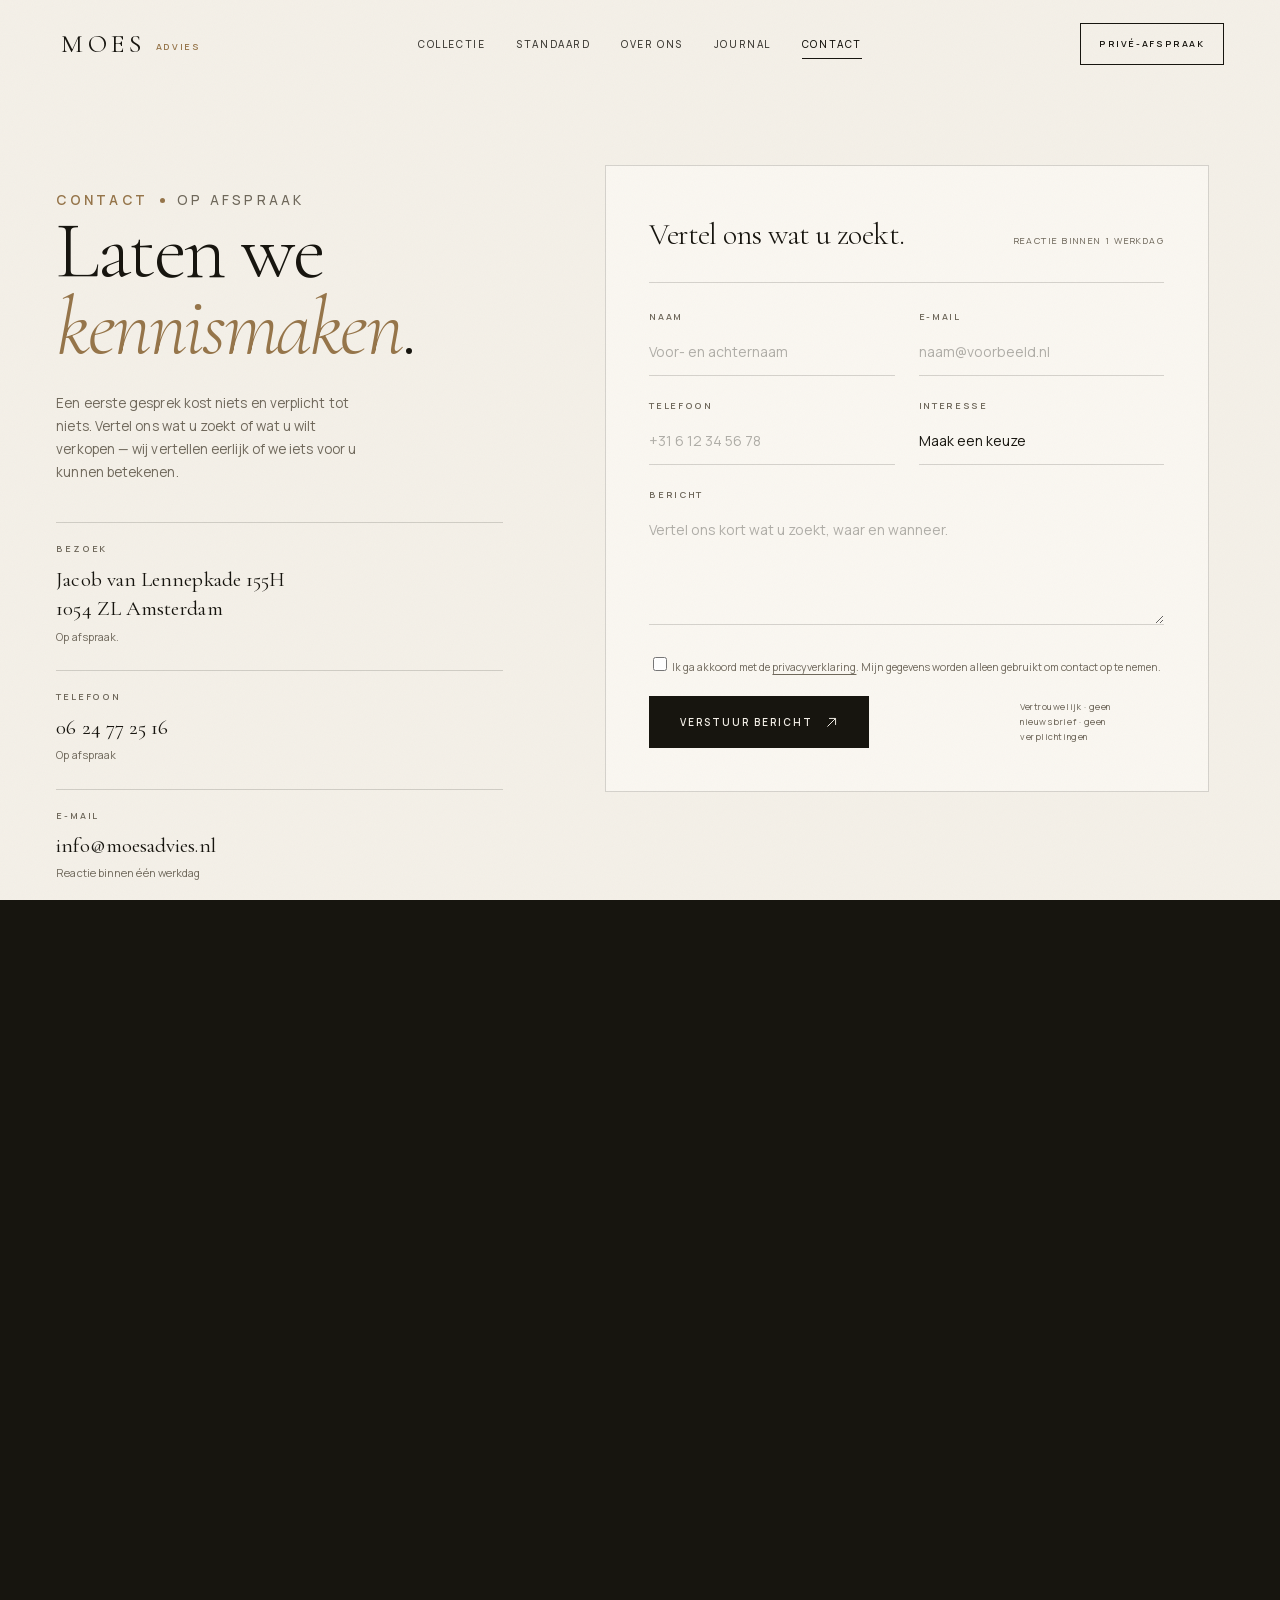
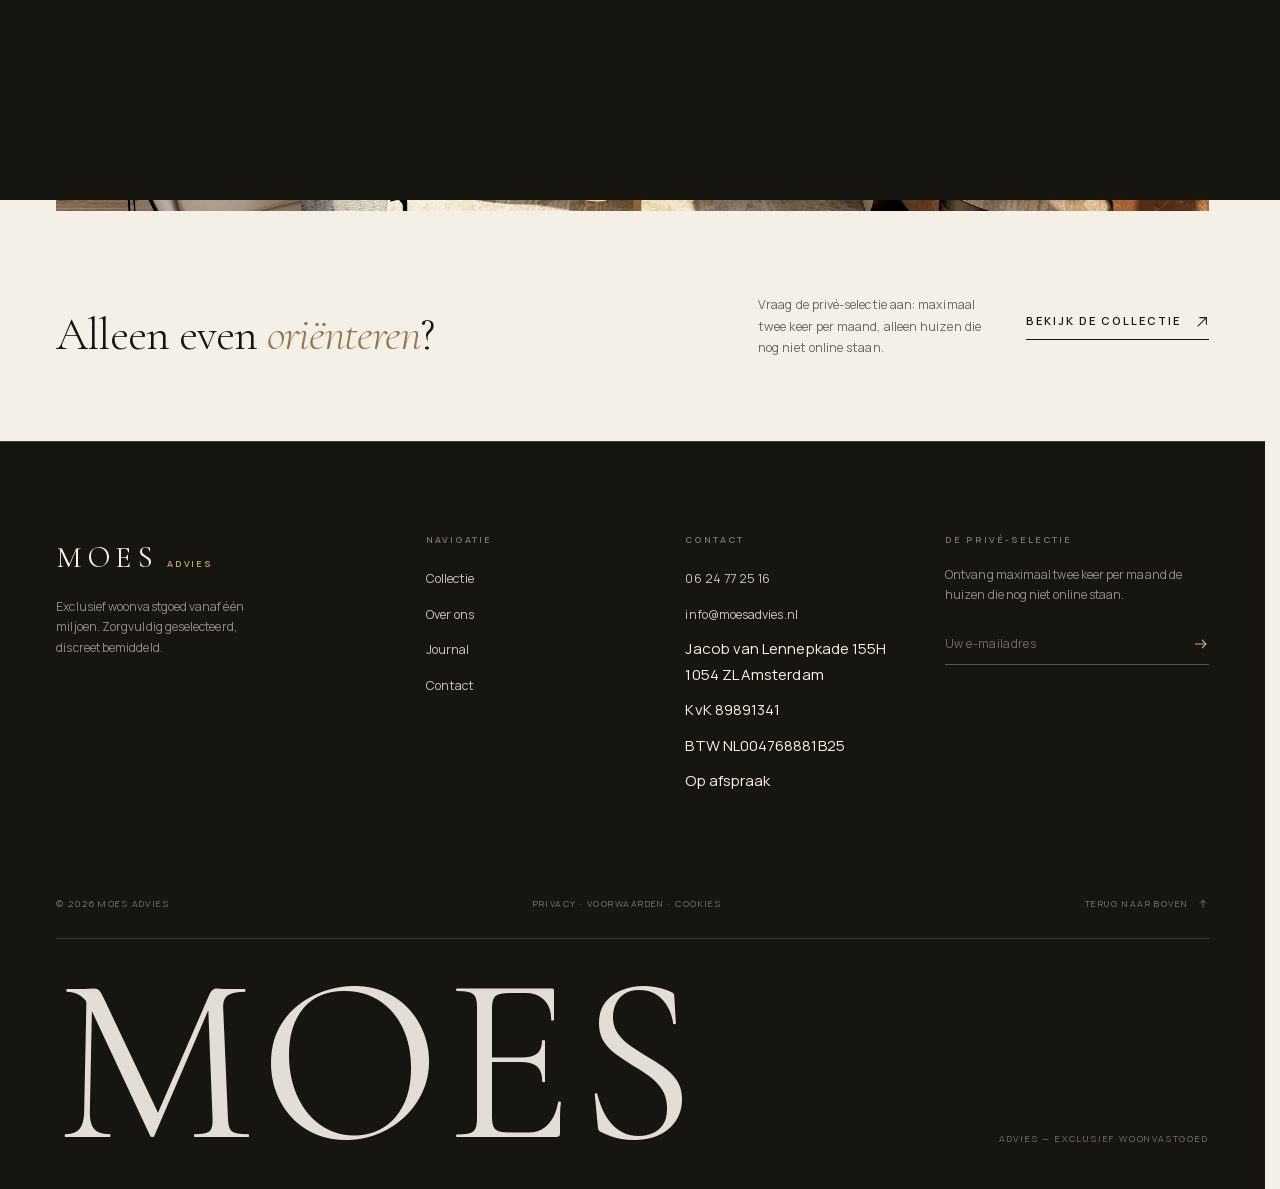
<file: contact.html>
<!DOCTYPE html>
<html lang="nl">
<head>
  <meta charset="UTF-8">
  <meta name="viewport" content="width=device-width, initial-scale=1">
  <title>Contact — plan een kennismaking | Moes Advies</title>
  <meta name="description" content="Neem contact op met Moes Advies in Amsterdam. Plan een vrijblijvend gesprek over kopen, verkopen of de off-market selectie.">
  <meta property="og:title" content="Contact — plan een kennismaking | Moes Advies">
  <meta property="og:description" content="Neem contact op met Moes Advies in Amsterdam. Plan een vrijblijvend gesprek over kopen, verkopen of de off-market selectie.">
  <meta property="og:type" content="website">
  <meta property="og:image" content="assets/img/int-3.jpg">
  <meta name="theme-color" content="#17150f">
  <link rel="icon" href="assets/favicon.svg" type="image/svg+xml">
  <link rel="stylesheet" href="css/style.css">
  <script>document.documentElement.classList.add('js');try{if(sessionStorage.getItem('moes-nav')==='1'){document.documentElement.classList.add('veil-on','skip-preloader');sessionStorage.removeItem('moes-nav');}}catch(e){}</script>
</head>
<body>
  <a class="skip-link" href="#main">Naar de inhoud</a>
  <div class="page-veil" aria-hidden="true"></div>
  <div class="grain" aria-hidden="true"></div>
  <div class="cursor" aria-hidden="true"></div>
  <div class="cursor-ring" aria-hidden="true"><span class="cursor-ring__label">Bekijk</span></div>

  <header class="site-header" data-header>
    <div class="header__inner">
      <a class="brand" href="index.html" aria-label="MOES ADVIES — naar de homepage">MOES<span class="brand__sub">ADVIES</span></a>
      <nav class="nav" aria-label="Hoofdnavigatie">
        <a class="nav__link" href="collectie.html">Collectie</a>
        <a class="nav__link" href="index.html#standaard">Standaard</a>
        <a class="nav__link" href="over.html">Over ons</a>
        <a class="nav__link" href="journal.html">Journal</a>
        <a class="nav__link" href="contact.html">Contact</a>
      </nav>
      <div class="header__actions">
        <a class="header__cta" href="contact.html">Privé-afspraak</a>
        <button class="menu-toggle" data-menu-toggle aria-expanded="false" aria-controls="menu" aria-label="Menu openen"><i></i><i></i></button>
      </div>
    </div>
  </header>

  <div class="menu" id="menu" data-menu aria-hidden="true">
    <div class="menu__inner container">
      <nav class="menu__nav" aria-label="Menu">
        <a class="menu__link" href="collectie.html"><span>01</span>Collectie</a>
        <a class="menu__link" href="index.html#standaard"><span>02</span>Standaard</a>
        <a class="menu__link" href="over.html"><span>03</span>Over ons</a>
        <a class="menu__link" href="journal.html"><span>04</span>Journal</a>
        <a class="menu__link" href="contact.html"><span>05</span>Contact</a>
      </nav>
      <div class="menu__aside">
        <figure><img src="assets/img/int-3.jpg" alt="Licht interieur met designmeubelen" loading="lazy"></figure>
        <p>Liever eerst even praten? We nemen de tijd voor een persoonlijke kennismaking, op ons kantoor of bij u thuis.</p>
        <a class="link-arrow link-arrow--light" href="contact.html">Plan een afspraak
          <svg viewBox="0 0 16 16" fill="none" aria-hidden="true"><path d="M3 13L13 3M5 3h8v8" stroke="currentColor" stroke-width="1.2"/></svg>
        </a>
      </div>
    </div>
    <div class="menu__foot container">
      <span>Amsterdam · Bergen · Utrecht</span>
      <a href="tel:+31624772516">06 24 77 25 16</a>
      <span>Est. 2011</span>
    </div>
  </div>

  <main id="main">
    <section class="contact">
      <div class="container">
        <div class="contact__grid">
          <div class="contact__intro">
            <p class="eyebrow"><span class="eyebrow__num">Contact</span><span class="eyebrow__dot"></span>Op afspraak</p>
            <h1>Laten we <em>kennismaken</em>.</h1>
            <p>Een eerste gesprek kost niets en verplicht tot niets. Vertel ons wat u zoekt of wat u wilt verkopen — wij vertellen eerlijk of we iets voor u kunnen betekenen.</p>
          </div>

          <div class="contact__form" data-form-scope>
            <form data-form novalidate>
              <div class="form__head">
                <h2>Vertel ons wat u zoekt.</h2>
                <span>Reactie binnen 1 werkdag</span>
              </div>

              <div class="form__row">
                <div class="field">
                  <label for="naam">Naam</label>
                  <input id="naam" name="naam" type="text" autocomplete="name" placeholder="Voor- en achternaam" required>
                  <p class="field__error">Vul uw naam in.</p>
                </div>
                <div class="field">
                  <label for="email">E-mail</label>
                  <input id="email" name="email" type="email" autocomplete="email" placeholder="naam@voorbeeld.nl" required>
                  <p class="field__error">Vul een geldig e-mailadres in.</p>
                </div>
              </div>

              <div class="form__row">
                <div class="field">
                  <label for="telefoon">Telefoon</label>
                  <input id="telefoon" name="telefoon" type="tel" autocomplete="tel" placeholder="+31 6 12 34 56 78">
                </div>
                <div class="field">
                  <label for="interesse">Interesse</label>
                  <select id="interesse" name="interesse" required>
                    <option value="">Maak een keuze</option>
                    <option>Een woning kopen</option>
                    <option>Een woning verkopen</option>
                    <option>Off-market selectie</option>
                    <option>Iets anders</option>
                  </select>
                  <p class="field__error">Kies een onderwerp.</p>
                </div>
              </div>

              <div class="field">
                <label for="bericht">Bericht</label>
                <textarea id="bericht" name="bericht" rows="4" placeholder="Vertel ons kort wat u zoekt, waar en wanneer." required></textarea>
                <p class="field__error">Laat een kort bericht achter.</p>
              </div>

              <div class="field field--check">
                <label class="checkbox" for="privacy">
                  <input id="privacy" name="privacy" type="checkbox" required>
                  <span>Ik ga akkoord met de <a href="juridisch.html#privacy">privacyverklaring</a>. Mijn gegevens worden alleen gebruikt om contact op te nemen.</span>
                </label>
                <p class="field__error">Vink dit vakje aan om verder te gaan.</p>
              </div>

              <div class="form__foot">
                <button class="btn" type="submit" data-magnetic><span>Verstuur bericht <svg viewBox="0 0 16 16" fill="none" aria-hidden="true"><path d="M3 13L13 3M5 3h8v8" stroke="currentColor" stroke-width="1.2"/></svg></span></button>
                <p class="form__note">Vertrouwelijk · geen nieuwsbrief · geen verplichtingen</p>
              </div>
            </form>

            <div class="form-success" data-success tabindex="-1">
              <div class="form-success__mark">
                <svg viewBox="0 0 24 24" fill="none" aria-hidden="true"><path d="M4 12.5l5 5L20 6.5" stroke="currentColor" stroke-width="1.2"/></svg>
              </div>
              <h3>Dank u wel.</h3>
              <p>We hebben uw bericht ontvangen en nemen binnen één werkdag contact met u op. Spoed? Bel gerust: 06 24 77 25 16.</p>
            </div>
          </div>

            <div class="contact__details">
              <div class="contact__detail">
                <h4>Bezoek</h4>
                <p>Jacob van Lennepkade 155H<br>1054 ZL Amsterdam</p>
                <small>Op afspraak.</small>
              </div>
              <div class="contact__detail">
                <h4>Telefoon</h4>
                <a href="tel:+31624772516">06 24 77 25 16</a>
                <small>Op afspraak</small>
              </div>
              <div class="contact__detail">
                <h4>E-mail</h4>
                <a href="mailto:info@moesadvies.nl">info@moesadvies.nl</a>
                <small>Reactie binnen één werkdag</small>
              </div>
              <div class="contact__detail">
                <h4>Bedrijfsgegevens</h4>
                <p>KvK 89891341<br>BTW NL004768881B25</p>
                <small>Moes Advies is een handelsnaam van Moes Service.</small>
              </div>
              <p class="contact__note"><strong>Liever direct iemand spreken?</strong><br>Vraag naar Eva of Joris. Zij nemen zelf de telefoon op — of bellen u terug zodra ze uit een bezichtiging komen.</p>
            </div>
        </div>
      </div>
    </section>

    <div class="container">
      <figure class="story__image" data-reveal="fade">
        <img src="assets/img/int-3.jpg" alt="Interieur van het kantoor in Amsterdam" loading="lazy">
        <figcaption>Jacob van Lennepkade 155H, Amsterdam — de koffie staat klaar.</figcaption>
      </figure>
    </div>

    <section class="section section--tight">
      <div class="container private-cta" data-reveal="up">
        <h2>Alleen even <em>oriënteren</em>?</h2>
        <div class="private-cta__aside">
          <p>Vraag de privé-selectie aan: maximaal twee keer per maand, alleen huizen die nog niet online staan.</p>
          <a class="link-arrow" href="collectie.html">Bekijk de collectie <svg viewBox="0 0 16 16" fill="none" aria-hidden="true"><path d="M3 13L13 3M5 3h8v8" stroke="currentColor" stroke-width="1.2"/></svg></a>
        </div>
      </div>
    </section>
  </main>

  <footer class="site-footer">
    <div class="container">
      <div class="footer__top">
        <div>
          <div class="footer__brand">MOES<span>ADVIES</span></div>
          <p class="footer__tag">Exclusief woonvastgoed vanaf één miljoen. Zorgvuldig geselecteerd, discreet bemiddeld.</p>
        </div>
        <div class="footer__col">
          <h4>Navigatie</h4>
          <ul>
            <li><a href="collectie.html">Collectie</a></li>
            <li><a href="over.html">Over ons</a></li>
            <li><a href="journal.html">Journal</a></li>
            <li><a href="contact.html">Contact</a></li>
          </ul>
        </div>
        <div class="footer__col">
          <h4>Contact</h4>
          <ul>
            <li><a href="tel:+31624772516">06 24 77 25 16</a></li>
            <li><a href="mailto:info@moesadvies.nl">info@moesadvies.nl</a></li>
            <li>Jacob van Lennepkade 155H<br>1054 ZL Amsterdam</li>
            <li>KvK 89891341</li>
            <li>BTW NL004768881B25</li>
            <li>Op afspraak</li>
          </ul>
        </div>
        <div class="footer__news">
          <h4>De privé-selectie</h4>
          <p>Ontvang maximaal twee keer per maand de huizen die nog niet online staan.</p>
          <form class="newsletter" data-newsletter>
            <input type="email" name="email" placeholder="Uw e-mailadres" aria-label="Uw e-mailadres" required>
            <button type="submit" aria-label="Aanmelden">
              <svg viewBox="0 0 16 16" fill="none" aria-hidden="true"><path d="M2 8h11M9 4l4 4-4 4" stroke="currentColor" stroke-width="1.2"/></svg>
            </button>
          </form>
          <div class="newsletter__msg" data-newsletter-msg aria-live="polite"></div>
        </div>
      </div>
      <div class="footer__bottom">
        <span>© <span data-year>2026</span> Moes Advies</span>
        <span><a href="juridisch.html#privacy">Privacy</a> · <a href="juridisch.html#voorwaarden">Voorwaarden</a> · <a href="juridisch.html#cookies">Cookies</a></span>
        <a class="footer__toplink" href="#main" data-top>Terug naar boven
          <svg viewBox="0 0 16 16" fill="none" aria-hidden="true"><path d="M8 13V3M4 7l4-4 4 4" stroke="currentColor" stroke-width="1.2"/></svg>
        </a>
      </div>
      <div class="footer__word" aria-hidden="true">MOES<small>ADVIES — EXCLUSIEF WOONVASTGOED</small></div>
    </div>
  </footer>
  <script src="js/main.js" defer></script>
</body>
</html>
</file>
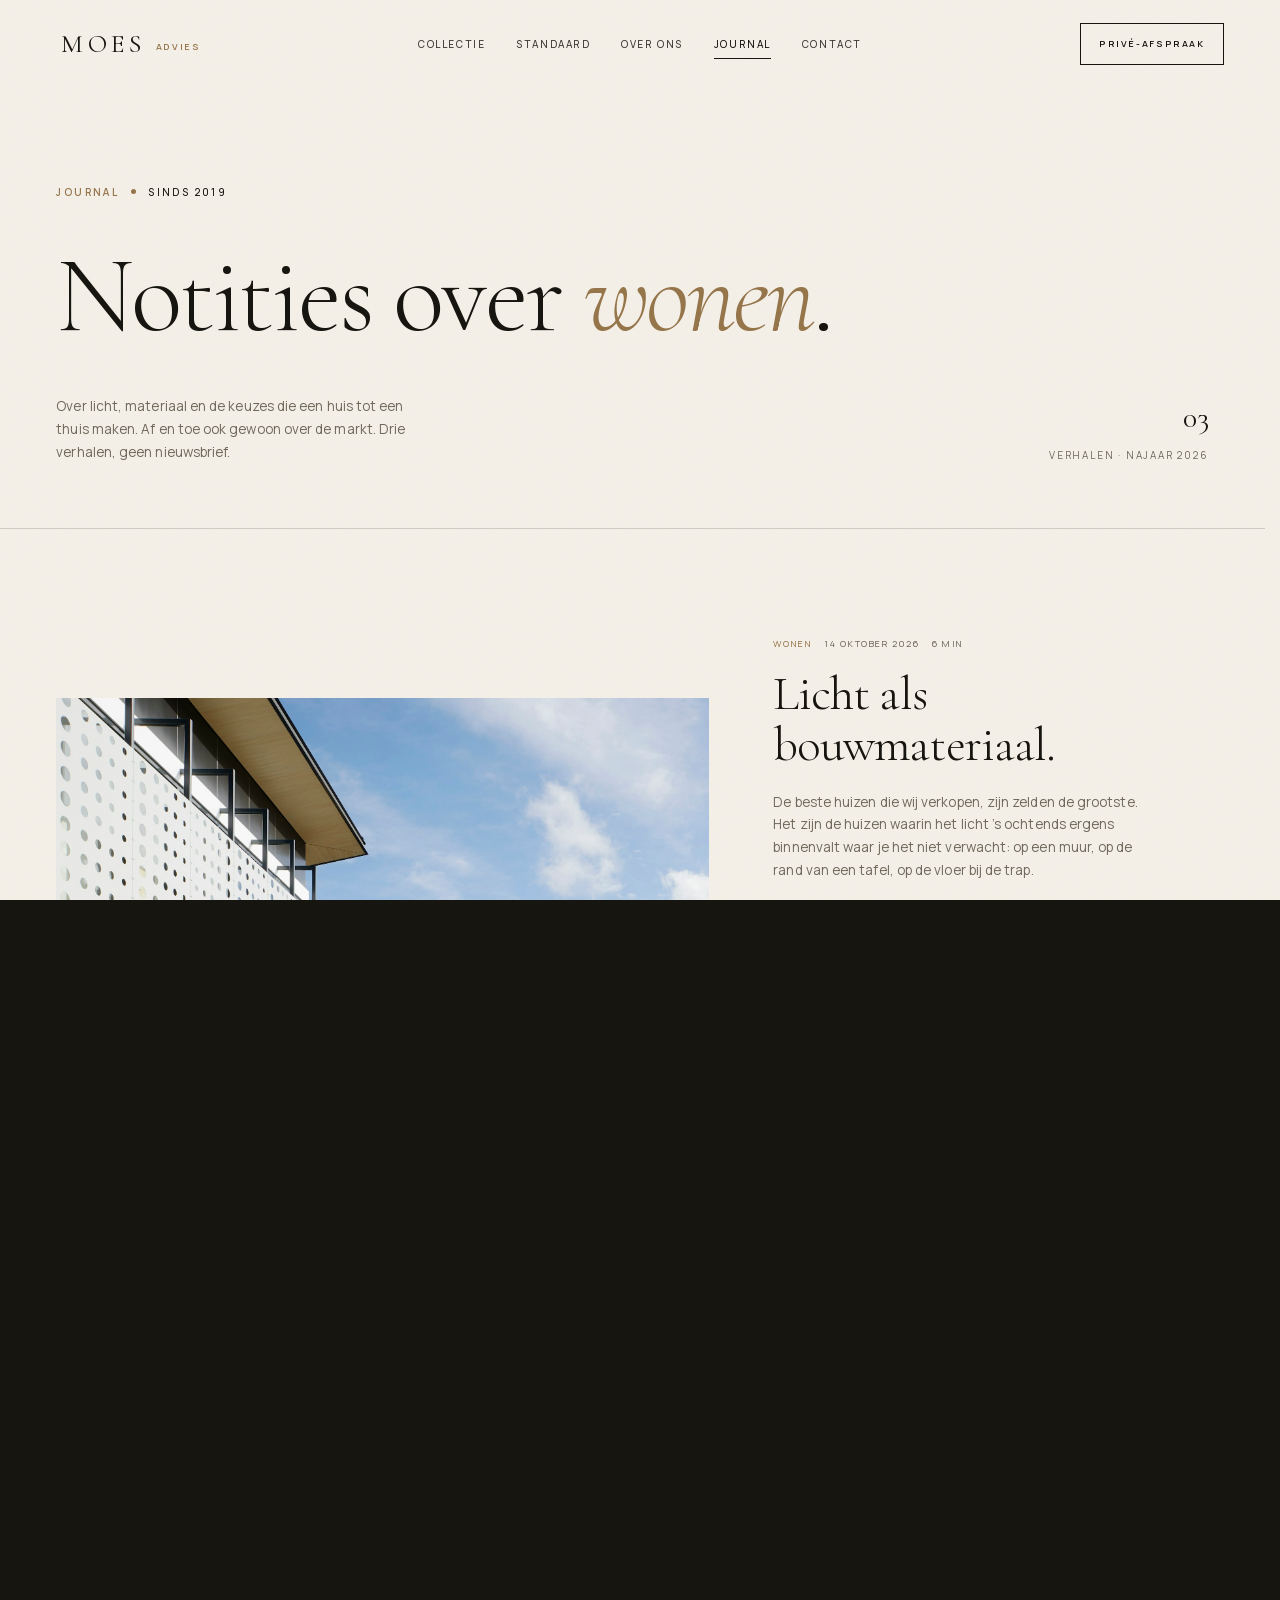
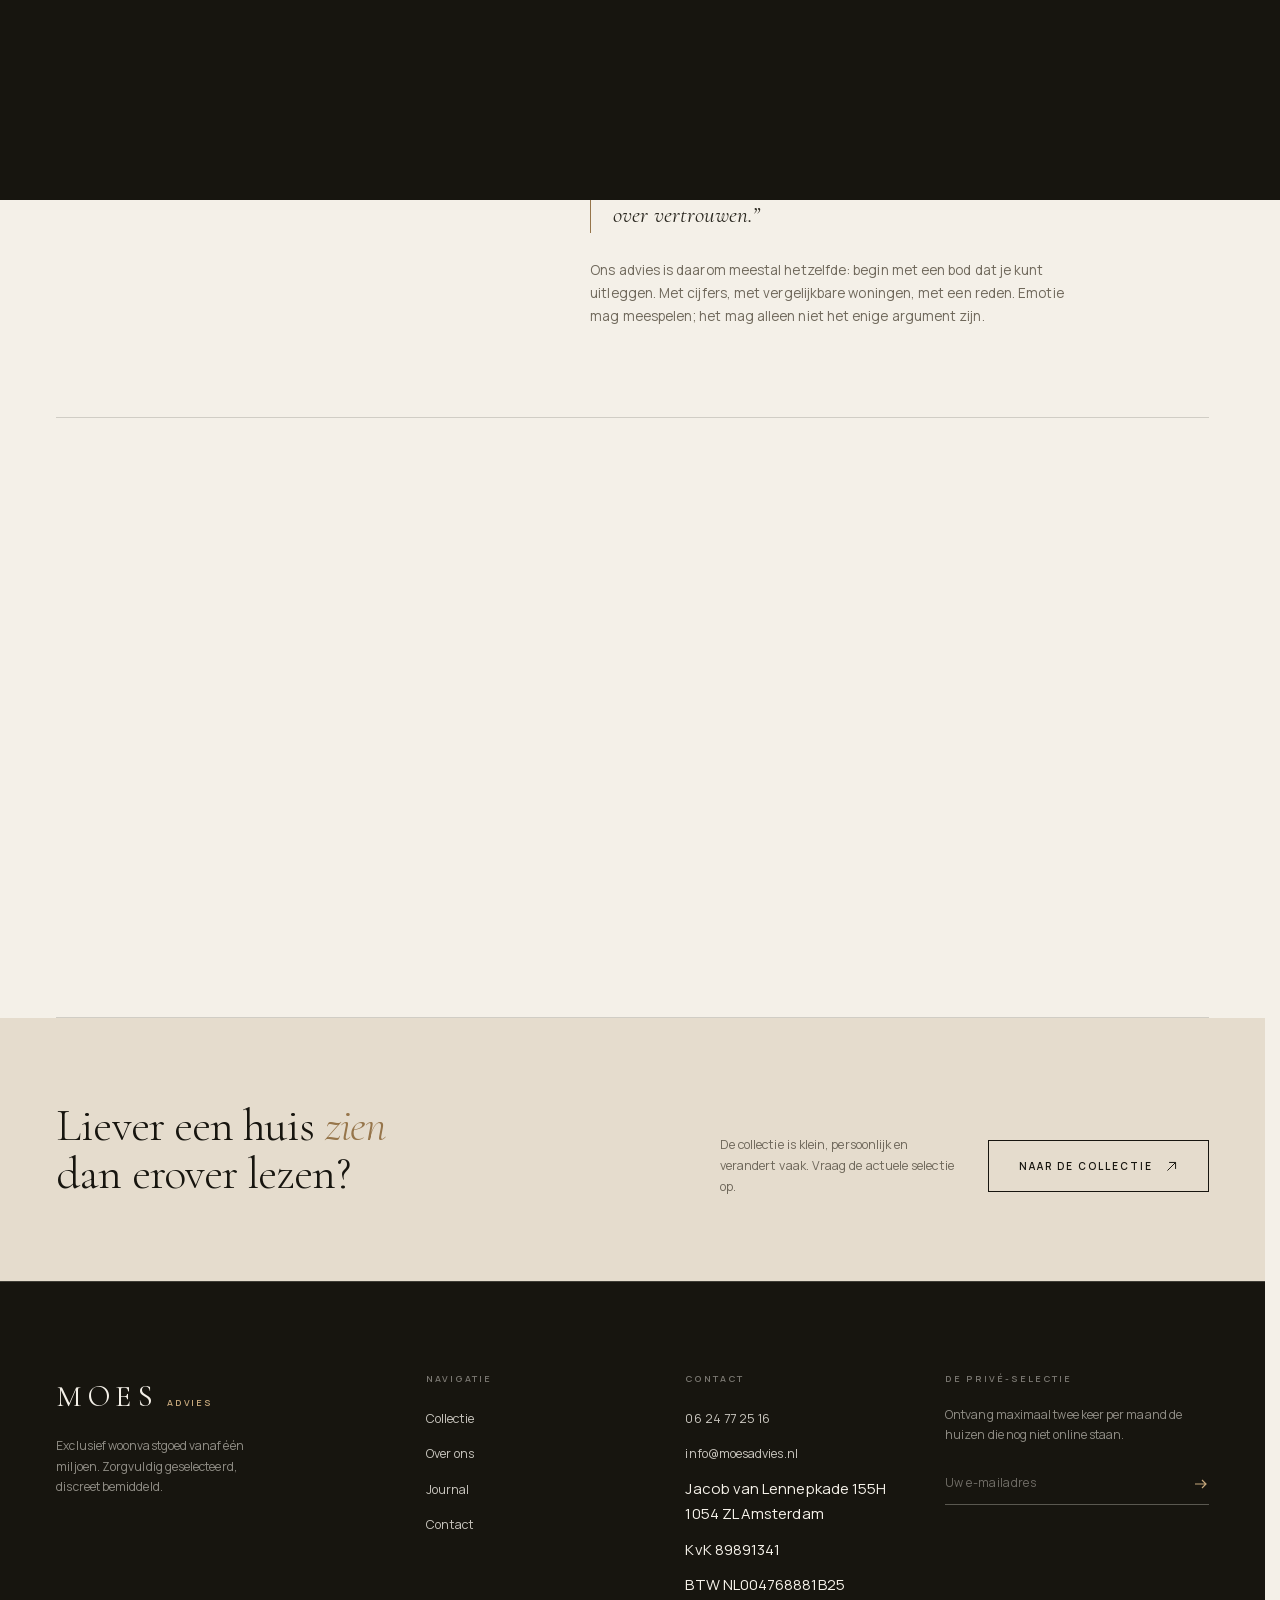
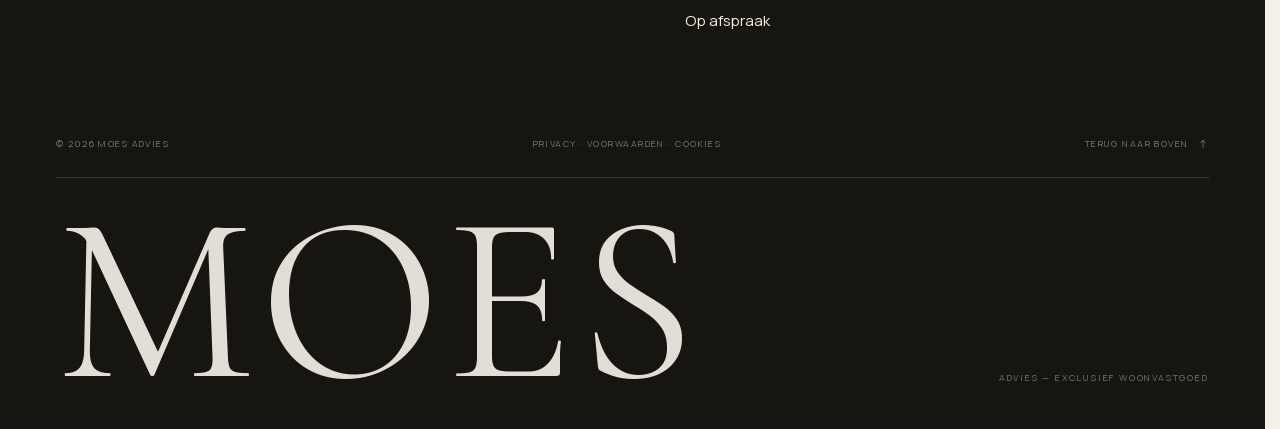
<file: journal.html>
<!DOCTYPE html>
<html lang="nl">
<head>
  <meta charset="UTF-8">
  <meta name="viewport" content="width=device-width, initial-scale=1">
  <title>Journal — notities over wonen | Moes Advies</title>
  <meta name="description" content="Verhalen over licht, materiaal, tuinen en de markt boven een miljoen. Het journal van Moes Advies.">
  <meta property="og:title" content="Journal — notities over wonen | Moes Advies">
  <meta property="og:description" content="Verhalen over licht, materiaal, tuinen en de markt boven een miljoen. Het journal van Moes Advies.">
  <meta property="og:type" content="website">
  <meta property="og:image" content="assets/img/int-4.jpg">
  <meta name="theme-color" content="#17150f">
  <link rel="icon" href="assets/favicon.svg" type="image/svg+xml">
  <link rel="stylesheet" href="css/style.css">
  <script>document.documentElement.classList.add('js');try{if(sessionStorage.getItem('moes-nav')==='1'){document.documentElement.classList.add('veil-on','skip-preloader');sessionStorage.removeItem('moes-nav');}}catch(e){}</script>
</head>
<body>
  <a class="skip-link" href="#main">Naar de inhoud</a>
  <div class="page-veil" aria-hidden="true"></div>
  <div class="grain" aria-hidden="true"></div>
  <div class="cursor" aria-hidden="true"></div>
  <div class="cursor-ring" aria-hidden="true"><span class="cursor-ring__label">Bekijk</span></div>

  <header class="site-header" data-header>
    <div class="header__inner">
      <a class="brand" href="index.html" aria-label="MOES ADVIES — naar de homepage">MOES<span class="brand__sub">ADVIES</span></a>
      <nav class="nav" aria-label="Hoofdnavigatie">
        <a class="nav__link" href="collectie.html">Collectie</a>
        <a class="nav__link" href="index.html#standaard">Standaard</a>
        <a class="nav__link" href="over.html">Over ons</a>
        <a class="nav__link" href="journal.html">Journal</a>
        <a class="nav__link" href="contact.html">Contact</a>
      </nav>
      <div class="header__actions">
        <a class="header__cta" href="contact.html">Privé-afspraak</a>
        <button class="menu-toggle" data-menu-toggle aria-expanded="false" aria-controls="menu" aria-label="Menu openen"><i></i><i></i></button>
      </div>
    </div>
  </header>

  <div class="menu" id="menu" data-menu aria-hidden="true">
    <div class="menu__inner container">
      <nav class="menu__nav" aria-label="Menu">
        <a class="menu__link" href="collectie.html"><span>01</span>Collectie</a>
        <a class="menu__link" href="index.html#standaard"><span>02</span>Standaard</a>
        <a class="menu__link" href="over.html"><span>03</span>Over ons</a>
        <a class="menu__link" href="journal.html"><span>04</span>Journal</a>
        <a class="menu__link" href="contact.html"><span>05</span>Contact</a>
      </nav>
      <div class="menu__aside">
        <figure><img src="assets/img/int-3.jpg" alt="Licht interieur met designmeubelen" loading="lazy"></figure>
        <p>Liever eerst even praten? We nemen de tijd voor een persoonlijke kennismaking, op ons kantoor of bij u thuis.</p>
        <a class="link-arrow link-arrow--light" href="contact.html">Plan een afspraak
          <svg viewBox="0 0 16 16" fill="none" aria-hidden="true"><path d="M3 13L13 3M5 3h8v8" stroke="currentColor" stroke-width="1.2"/></svg>
        </a>
      </div>
    </div>
    <div class="menu__foot container">
      <span>Amsterdam · Bergen · Utrecht</span>
      <a href="tel:+31624772516">06 24 77 25 16</a>
      <span>Est. 2011</span>
    </div>
  </div>

  <main id="main">
    <section class="page-head">
      <div class="container">
        <p class="eyebrow page-head__eyebrow"><span class="eyebrow__num">Journal</span><span class="eyebrow__dot"></span>Sinds 2019</p>
        <h1 class="page-head__title">Notities over <em>wonen</em>.</h1>
        <div class="page-head__row">
          <p class="page-head__intro">Over licht, materiaal en de keuzes die een huis tot een thuis maken. Af en toe ook gewoon over de markt. Drie verhalen, geen nieuwsbrief.</p>
          <div class="page-head__aside"><strong>03</strong>Verhalen · najaar 2026</div>
        </div>
      </div>
    </section>

    <div class="container">
      <article class="journal-feature" id="artikel-1">
        <figure class="journal-feature__media" data-reveal="fade">
          <img src="assets/img/int-4.jpg" alt="Woning met een geopende gevel en veel daglicht" loading="lazy">
        </figure>
        <div data-reveal="up">
          <div class="post__meta"><span>Wonen</span><span>14 oktober 2026</span><span>6 min</span></div>
          <h2>Licht als bouwmateriaal.</h2>
          <p>De beste huizen die wij verkopen, zijn zelden de grootste. Het zijn de huizen waarin het licht ’s ochtends ergens binnenvalt waar je het niet verwacht: op een muur, op de rand van een tafel, op de vloer bij de trap.</p>
          <p>Licht is het enige bouwmateriaal dat niets kost en alles verandert. Toch wordt er bij verbouwingen zelden over gesproken. Er wordt gesproken over vierkante meters, over keukens, over badkamers. Niet over de vraag waar de zon om vier uur staat.</p>
          <blockquote>“Een raam is geen gat in de muur. Het is een beslissing over hoe je elke dag wilt beginnen.”</blockquote>
          <p>Bij elk huis dat we bekijken, letten we eerst op de oriëntatie en de diepte van de kamers. Daarna pas op de afwerking. Een huis met een matige keuken kun je verbeteren; een huis dat nooit licht krijgt, niet.</p>
        </div>
      </article>

      <article class="article" id="artikel-2">
        <figure class="article__media" data-reveal="fade">
          <img src="assets/img/detail.jpg" alt="Gevel van een modern huis in warm avondlicht" loading="lazy">
        </figure>
        <div class="article__body" data-reveal="up">
          <div class="post__meta"><span>Markt</span><span>28 september 2026</span><span>5 min</span></div>
          <h2>De kunst van het eerste bod.</h2>
          <p>Een eerste bod zegt meer over de koper dan over het huis. Het zegt iets over hoe iemand naar waarde kijkt, over hoeveel ruimte er is om te bewegen en over hoe graag iemand het echt wil.</p>
          <p>In vijftien jaar onderhandelen boven een miljoen hebben we één ding geleerd: het beste bod is zelden het hoogste. Het is het bod dat de verkoper het gevoel geeft dat zijn huis goed terechtkomt — en dat de koper de ruimte laat om er nog iets van te maken.</p>
          <blockquote>“Wie te hoog begint, onderhandelt niet over de prijs. Die onderhandelt over vertrouwen.”</blockquote>
          <p>Ons advies is daarom meestal hetzelfde: begin met een bod dat je kunt uitleggen. Met cijfers, met vergelijkbare woningen, met een reden. Emotie mag meespelen; het mag alleen niet het enige argument zijn.</p>
        </div>
      </article>

      <article class="article" id="artikel-3">
        <figure class="article__media" data-reveal="fade">
          <img src="assets/img/int-5.jpg" alt="Woonkamer die overgaat in de tuin" loading="lazy">
        </figure>
        <div class="article__body" data-reveal="up">
          <div class="post__meta"><span>Leven</span><span>02 september 2026</span><span>4 min</span></div>
          <h2>Buiten wonen, binnen leven.</h2>
          <p>In Nederland is de tuin nooit echt buiten. Hij is een kamer zonder dak, met een seizoen dat je niet kunt regelen. De beste tuinen die we kennen, zijn dan ook ontworpen als interieur: met een plek om te zitten, een plek om te eten en een plek om niets te doen.</p>
          <p>Kijk naar de wind voordat je een terras aanlegt. Kijk waar de zon om vijf uur staat. Plant een boom die over tien jaar schaduw geeft, niet een die volgend jaar al te groot is. En houd ruimte over — voor een tafel die er nog niet staat, voor kinderen die er nog niet zijn.</p>
          <p>Een huis met een goede tuin voelt twee keer zo groot. Niet omdat er meer vierkante meters zijn, maar omdat er meer manieren zijn om te wonen.</p>
        </div>
      </article>
    </div>

    <section class="section section--tight section--sand">
      <div class="container private-cta" data-reveal="up">
        <h2>Liever een huis <em>zien</em> dan erover lezen?</h2>
        <div class="private-cta__aside">
          <p>De collectie is klein, persoonlijk en verandert vaak. Vraag de actuele selectie op.</p>
          <a class="btn btn--outline" href="collectie.html" data-magnetic><span>Naar de collectie <svg viewBox="0 0 16 16" fill="none" aria-hidden="true"><path d="M3 13L13 3M5 3h8v8" stroke="currentColor" stroke-width="1.2"/></svg></span></a>
        </div>
      </div>
    </section>
  </main>

  <footer class="site-footer">
    <div class="container">
      <div class="footer__top">
        <div>
          <div class="footer__brand">MOES<span>ADVIES</span></div>
          <p class="footer__tag">Exclusief woonvastgoed vanaf één miljoen. Zorgvuldig geselecteerd, discreet bemiddeld.</p>
        </div>
        <div class="footer__col">
          <h4>Navigatie</h4>
          <ul>
            <li><a href="collectie.html">Collectie</a></li>
            <li><a href="over.html">Over ons</a></li>
            <li><a href="journal.html">Journal</a></li>
            <li><a href="contact.html">Contact</a></li>
          </ul>
        </div>
        <div class="footer__col">
          <h4>Contact</h4>
          <ul>
            <li><a href="tel:+31624772516">06 24 77 25 16</a></li>
            <li><a href="mailto:info@moesadvies.nl">info@moesadvies.nl</a></li>
            <li>Jacob van Lennepkade 155H<br>1054 ZL Amsterdam</li>
            <li>KvK 89891341</li>
            <li>BTW NL004768881B25</li>
            <li>Op afspraak</li>
          </ul>
        </div>
        <div class="footer__news">
          <h4>De privé-selectie</h4>
          <p>Ontvang maximaal twee keer per maand de huizen die nog niet online staan.</p>
          <form class="newsletter" data-newsletter>
            <input type="email" name="email" placeholder="Uw e-mailadres" aria-label="Uw e-mailadres" required>
            <button type="submit" aria-label="Aanmelden">
              <svg viewBox="0 0 16 16" fill="none" aria-hidden="true"><path d="M2 8h11M9 4l4 4-4 4" stroke="currentColor" stroke-width="1.2"/></svg>
            </button>
          </form>
          <div class="newsletter__msg" data-newsletter-msg aria-live="polite"></div>
        </div>
      </div>
      <div class="footer__bottom">
        <span>© <span data-year>2026</span> Moes Advies</span>
        <span><a href="juridisch.html#privacy">Privacy</a> · <a href="juridisch.html#voorwaarden">Voorwaarden</a> · <a href="juridisch.html#cookies">Cookies</a></span>
        <a class="footer__toplink" href="#main" data-top>Terug naar boven
          <svg viewBox="0 0 16 16" fill="none" aria-hidden="true"><path d="M8 13V3M4 7l4-4 4 4" stroke="currentColor" stroke-width="1.2"/></svg>
        </a>
      </div>
      <div class="footer__word" aria-hidden="true">MOES<small>ADVIES — EXCLUSIEF WOONVASTGOED</small></div>
    </div>
  </footer>
  <script src="js/main.js" defer></script>
</body>
</html>
</file>
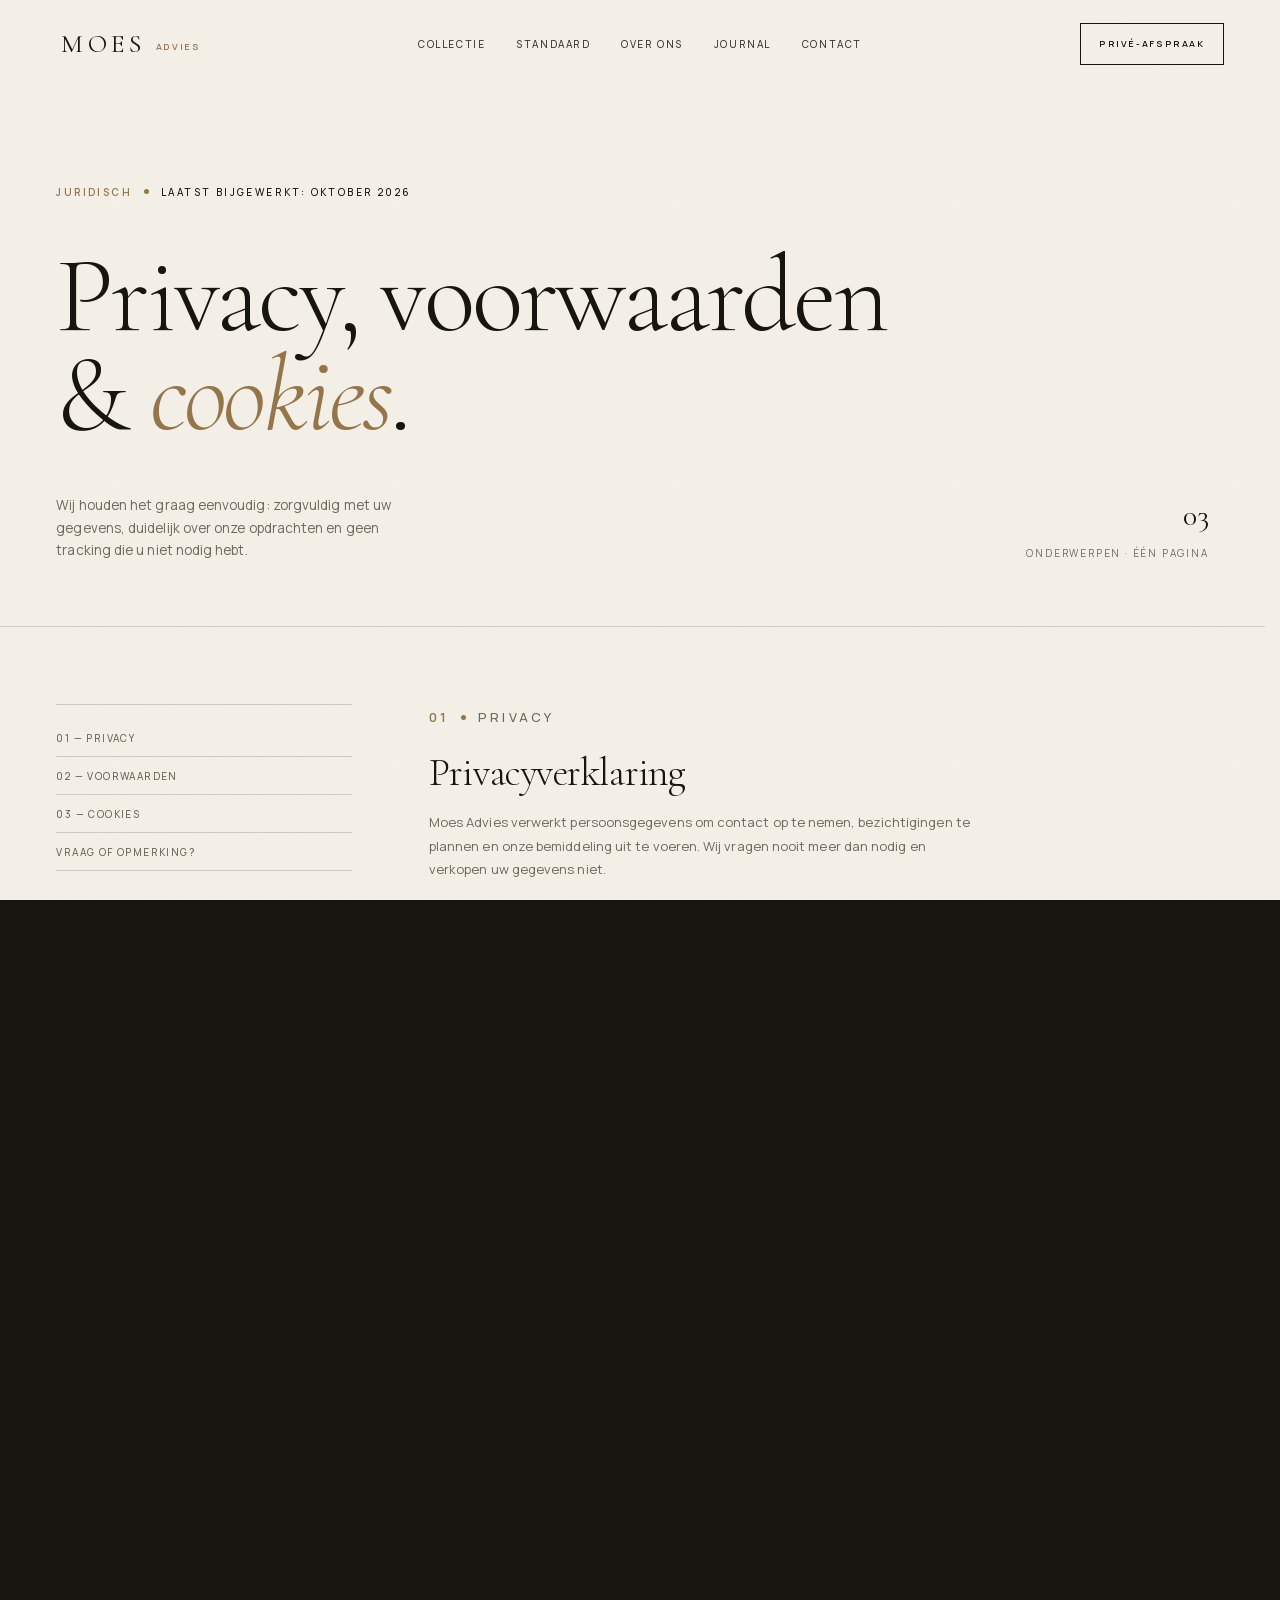
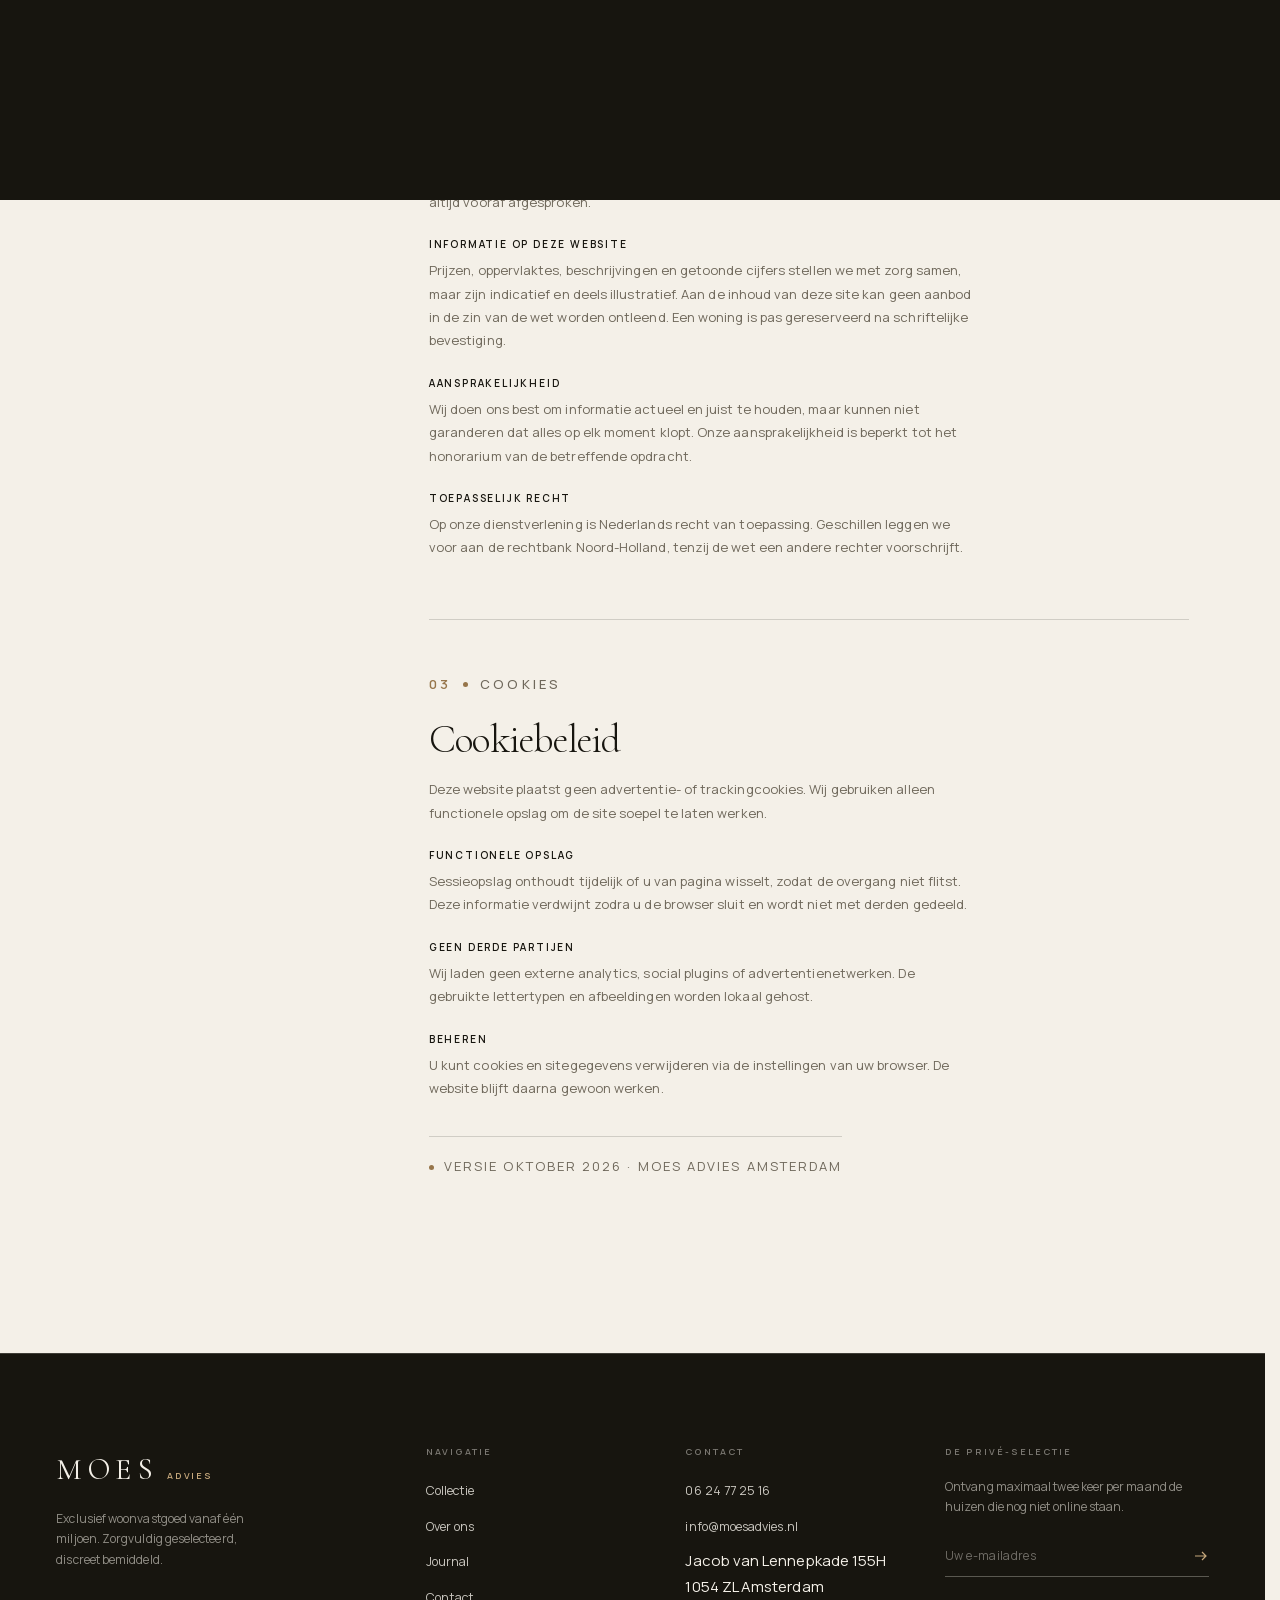
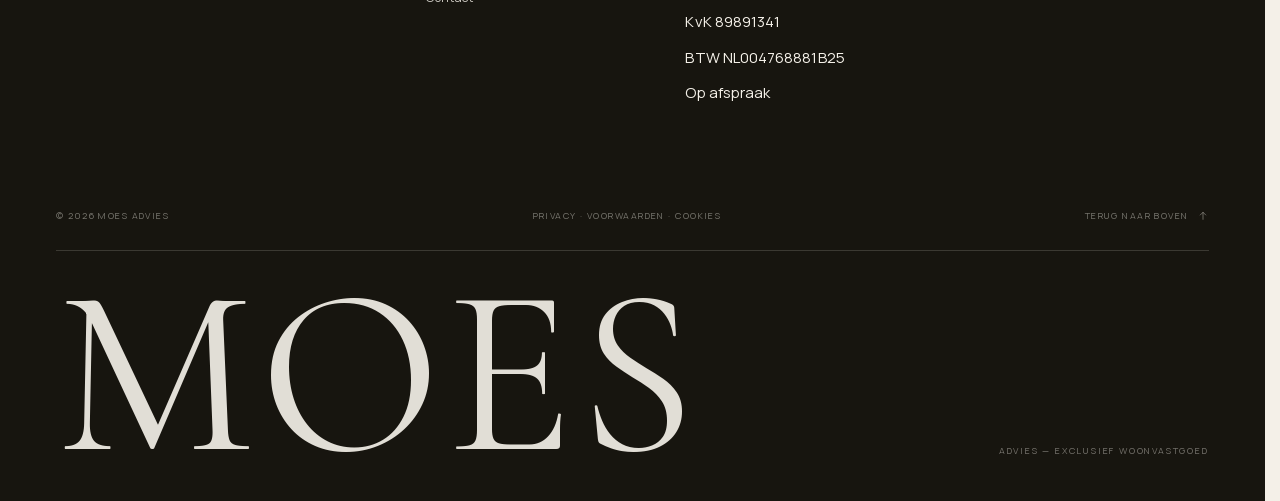
<file: juridisch.html>
<!DOCTYPE html>
<html lang="nl">
<head>
  <meta charset="UTF-8">
  <meta name="viewport" content="width=device-width, initial-scale=1">
  <title>Privacy, voorwaarden &amp; cookies | Moes Advies</title>
  <meta name="description" content="Privacyverklaring, algemene voorwaarden en cookiebeleid van Moes Advies.">
  <meta property="og:title" content="Privacy, voorwaarden &amp; cookies | Moes Advies">
  <meta property="og:description" content="Privacyverklaring, algemene voorwaarden en cookiebeleid van Moes Advies.">
  <meta property="og:type" content="website">
  <meta property="og:image" content="assets/img/int-3.jpg">
  <meta name="theme-color" content="#17150f">
  <link rel="icon" href="assets/favicon.svg" type="image/svg+xml">
  <link rel="stylesheet" href="css/style.css">
  <script>document.documentElement.classList.add('js');try{if(sessionStorage.getItem('moes-nav')==='1'){document.documentElement.classList.add('veil-on','skip-preloader');sessionStorage.removeItem('moes-nav');}}catch(e){}</script>
</head>
<body>
  <a class="skip-link" href="#main">Naar de inhoud</a>
  <div class="page-veil" aria-hidden="true"></div>
  <div class="grain" aria-hidden="true"></div>
  <div class="cursor" aria-hidden="true"></div>
  <div class="cursor-ring" aria-hidden="true"><span class="cursor-ring__label">Bekijk</span></div>

  <header class="site-header" data-header>
    <div class="header__inner">
      <a class="brand" href="index.html" aria-label="MOES ADVIES — naar de homepage">MOES<span class="brand__sub">ADVIES</span></a>
      <nav class="nav" aria-label="Hoofdnavigatie">
        <a class="nav__link" href="collectie.html">Collectie</a>
        <a class="nav__link" href="index.html#standaard">Standaard</a>
        <a class="nav__link" href="over.html">Over ons</a>
        <a class="nav__link" href="journal.html">Journal</a>
        <a class="nav__link" href="contact.html">Contact</a>
      </nav>
      <div class="header__actions">
        <a class="header__cta" href="contact.html">Privé-afspraak</a>
        <button class="menu-toggle" data-menu-toggle aria-expanded="false" aria-controls="menu" aria-label="Menu openen"><i></i><i></i></button>
      </div>
    </div>
  </header>

  <div class="menu" id="menu" data-menu aria-hidden="true">
    <div class="menu__inner container">
      <nav class="menu__nav" aria-label="Menu">
        <a class="menu__link" href="collectie.html"><span>01</span>Collectie</a>
        <a class="menu__link" href="index.html#standaard"><span>02</span>Standaard</a>
        <a class="menu__link" href="over.html"><span>03</span>Over ons</a>
        <a class="menu__link" href="journal.html"><span>04</span>Journal</a>
        <a class="menu__link" href="contact.html"><span>05</span>Contact</a>
      </nav>
      <div class="menu__aside">
        <figure><img src="assets/img/int-3.jpg" alt="Licht interieur met designmeubelen" loading="lazy"></figure>
        <p>Liever eerst even praten? We nemen de tijd voor een persoonlijke kennismaking, op ons kantoor of bij u thuis.</p>
        <a class="link-arrow link-arrow--light" href="contact.html">Plan een afspraak
          <svg viewBox="0 0 16 16" fill="none" aria-hidden="true"><path d="M3 13L13 3M5 3h8v8" stroke="currentColor" stroke-width="1.2"/></svg>
        </a>
      </div>
    </div>
    <div class="menu__foot container">
      <span>Amsterdam · Bergen · Utrecht</span>
      <a href="tel:+31624772516">06 24 77 25 16</a>
      <span>Est. 2011</span>
    </div>
  </div>

  
  <main id="main">
    <section class="page-head">
      <div class="container">
        <p class="eyebrow page-head__eyebrow"><span class="eyebrow__num">Juridisch</span><span class="eyebrow__dot"></span>Laatst bijgewerkt: oktober 2026</p>
        <h1 class="page-head__title">Privacy, voorwaarden &amp; <em>cookies</em>.</h1>
        <div class="page-head__row">
          <p class="page-head__intro">Wij houden het graag eenvoudig: zorgvuldig met uw gegevens, duidelijk over onze opdrachten en geen tracking die u niet nodig hebt.</p>
          <div class="page-head__aside"><strong>03</strong>Onderwerpen · één pagina</div>
        </div>
      </div>
    </section>

    <section class="legal">
      <div class="container legal__grid">
        <nav class="legal__nav" aria-label="Juridische onderwerpen">
          <a href="#privacy">01 — Privacy</a>
          <a href="#voorwaarden">02 — Voorwaarden</a>
          <a href="#cookies">03 — Cookies</a>
          <a href="contact.html">Vraag of opmerking?</a>
        </nav>

        <div class="legal__body">
          <section class="legal__section" id="privacy">
            <p class="eyebrow"><span class="eyebrow__num">01</span><span class="eyebrow__dot"></span>Privacy</p>
            <h2>Privacyverklaring</h2>
            <p>Moes Advies verwerkt persoonsgegevens om contact op te nemen, bezichtigingen te plannen en onze bemiddeling uit te voeren. Wij vragen nooit meer dan nodig en verkopen uw gegevens niet.</p>
            <h3>Welke gegevens</h3>
            <p>Naam, e-mailadres, telefoonnummer en de inhoud van uw bericht. Bij een bezichtiging of opdracht kunnen daar gegevens over de woning en financiering bijkomen, uitsluitend als dat voor de dienst nodig is.</p>
            <h3>Grondslag en bewaartermijn</h3>
            <p>Wij verwerken gegevens op basis van uw toestemming of de uitvoering van een overeenkomst. Gegevens bewaren we maximaal 24 maanden na het laatste contact, tenzij een wettelijke verplichting langer vraagt.</p>
            <h3>Delen met derden</h3>
            <p>Met een notaris, adviseur of fotograaf delen we alleen wat nodig is en alleen na uw opdracht. Verder ontvangen derden niets, behalve als de wet dat verplicht.</p>
            <h3>Uw rechten</h3>
            <p>U kunt inzage, correctie of verwijdering vragen, en bezwaar maken tegen verwerking. Stuur een bericht naar <a href="mailto:info@moesadvies.nl">info@moesadvies.nl</a>; wij reageren binnen vier weken.</p>
            <h3>Bedrijfsgegevens</h3>
            <p>Moes Advies is een handelsnaam van Moes Service.<br>
            Jacob van Lennepkade 155H, 1054 ZL Amsterdam<br>
            KvK 89891341 · Btw-id NL004768881B25<br>
            <a href="tel:+31624772516">06 24 77 25 16</a> · <a href="mailto:info@moesadvies.nl">info@moesadvies.nl</a></p>
          </section>

          <section class="legal__section" id="voorwaarden">
            <p class="eyebrow"><span class="eyebrow__num">02</span><span class="eyebrow__dot"></span>Voorwaarden</p>
            <h2>Algemene voorwaarden</h2>
            <p>Deze voorwaarden gelden voor onze bemiddelingsopdrachten en voor het gebruik van deze website.</p>
            <h3>Bemiddeling</h3>
            <p>Een opdracht komt tot stand na een schriftelijke bevestiging, waarin scope, duur en honorarium staan. Wij werken op basis van no cure, no pay of een vaste vergoeding, altijd vooraf afgesproken.</p>
            <h3>Informatie op deze website</h3>
            <p>Prijzen, oppervlaktes, beschrijvingen en getoonde cijfers stellen we met zorg samen, maar zijn indicatief en deels illustratief. Aan de inhoud van deze site kan geen aanbod in de zin van de wet worden ontleend. Een woning is pas gereserveerd na schriftelijke bevestiging.</p>
            <h3>Aansprakelijkheid</h3>
            <p>Wij doen ons best om informatie actueel en juist te houden, maar kunnen niet garanderen dat alles op elk moment klopt. Onze aansprakelijkheid is beperkt tot het honorarium van de betreffende opdracht.</p>
            <h3>Toepasselijk recht</h3>
            <p>Op onze dienstverlening is Nederlands recht van toepassing. Geschillen leggen we voor aan de rechtbank Noord-Holland, tenzij de wet een andere rechter voorschrijft.</p>
          </section>

          <section class="legal__section" id="cookies">
            <p class="eyebrow"><span class="eyebrow__num">03</span><span class="eyebrow__dot"></span>Cookies</p>
            <h2>Cookiebeleid</h2>
            <p>Deze website plaatst geen advertentie- of trackingcookies. Wij gebruiken alleen functionele opslag om de site soepel te laten werken.</p>
            <h3>Functionele opslag</h3>
            <p>Sessieopslag onthoudt tijdelijk of u van pagina wisselt, zodat de overgang niet flitst. Deze informatie verdwijnt zodra u de browser sluit en wordt niet met derden gedeeld.</p>
            <h3>Geen derde partijen</h3>
            <p>Wij laden geen externe analytics, social plugins of advertentienetwerken. De gebruikte lettertypen en afbeeldingen worden lokaal gehost.</p>
            <h3>Beheren</h3>
            <p>U kunt cookies en sitegegevens verwijderen via de instellingen van uw browser. De website blijft daarna gewoon werken.</p>
            <p class="legal__updated"><span class="eyebrow__dot"></span>Versie oktober 2026 · Moes Advies Amsterdam</p>
          </section>
        </div>
      </div>
    </section>
  </main>


  <footer class="site-footer">
    <div class="container">
      <div class="footer__top">
        <div>
          <div class="footer__brand">MOES<span>ADVIES</span></div>
          <p class="footer__tag">Exclusief woonvastgoed vanaf één miljoen. Zorgvuldig geselecteerd, discreet bemiddeld.</p>
        </div>
        <div class="footer__col">
          <h4>Navigatie</h4>
          <ul>
            <li><a href="collectie.html">Collectie</a></li>
            <li><a href="over.html">Over ons</a></li>
            <li><a href="journal.html">Journal</a></li>
            <li><a href="contact.html">Contact</a></li>
          </ul>
        </div>
        <div class="footer__col">
          <h4>Contact</h4>
          <ul>
            <li><a href="tel:+31624772516">06 24 77 25 16</a></li>
            <li><a href="mailto:info@moesadvies.nl">info@moesadvies.nl</a></li>
            <li>Jacob van Lennepkade 155H<br>1054 ZL Amsterdam</li>
            <li>KvK 89891341</li>
            <li>BTW NL004768881B25</li>
            <li>Op afspraak</li>
          </ul>
        </div>
        <div class="footer__news">
          <h4>De privé-selectie</h4>
          <p>Ontvang maximaal twee keer per maand de huizen die nog niet online staan.</p>
          <form class="newsletter" data-newsletter>
            <input type="email" name="email" placeholder="Uw e-mailadres" aria-label="Uw e-mailadres" required>
            <button type="submit" aria-label="Aanmelden">
              <svg viewBox="0 0 16 16" fill="none" aria-hidden="true"><path d="M2 8h11M9 4l4 4-4 4" stroke="currentColor" stroke-width="1.2"/></svg>
            </button>
          </form>
          <div class="newsletter__msg" data-newsletter-msg aria-live="polite"></div>
        </div>
      </div>
      <div class="footer__bottom">
        <span>© <span data-year>2026</span> Moes Advies</span>
        <span><a href="juridisch.html#privacy">Privacy</a> · <a href="juridisch.html#voorwaarden">Voorwaarden</a> · <a href="juridisch.html#cookies">Cookies</a></span>
        <a class="footer__toplink" href="#main" data-top>Terug naar boven
          <svg viewBox="0 0 16 16" fill="none" aria-hidden="true"><path d="M8 13V3M4 7l4-4 4 4" stroke="currentColor" stroke-width="1.2"/></svg>
        </a>
      </div>
      <div class="footer__word" aria-hidden="true">MOES<small>ADVIES — EXCLUSIEF WOONVASTGOED</small></div>
    </div>
  </footer>
  <script src="js/main.js" defer></script>
</body>
</html>
</file>
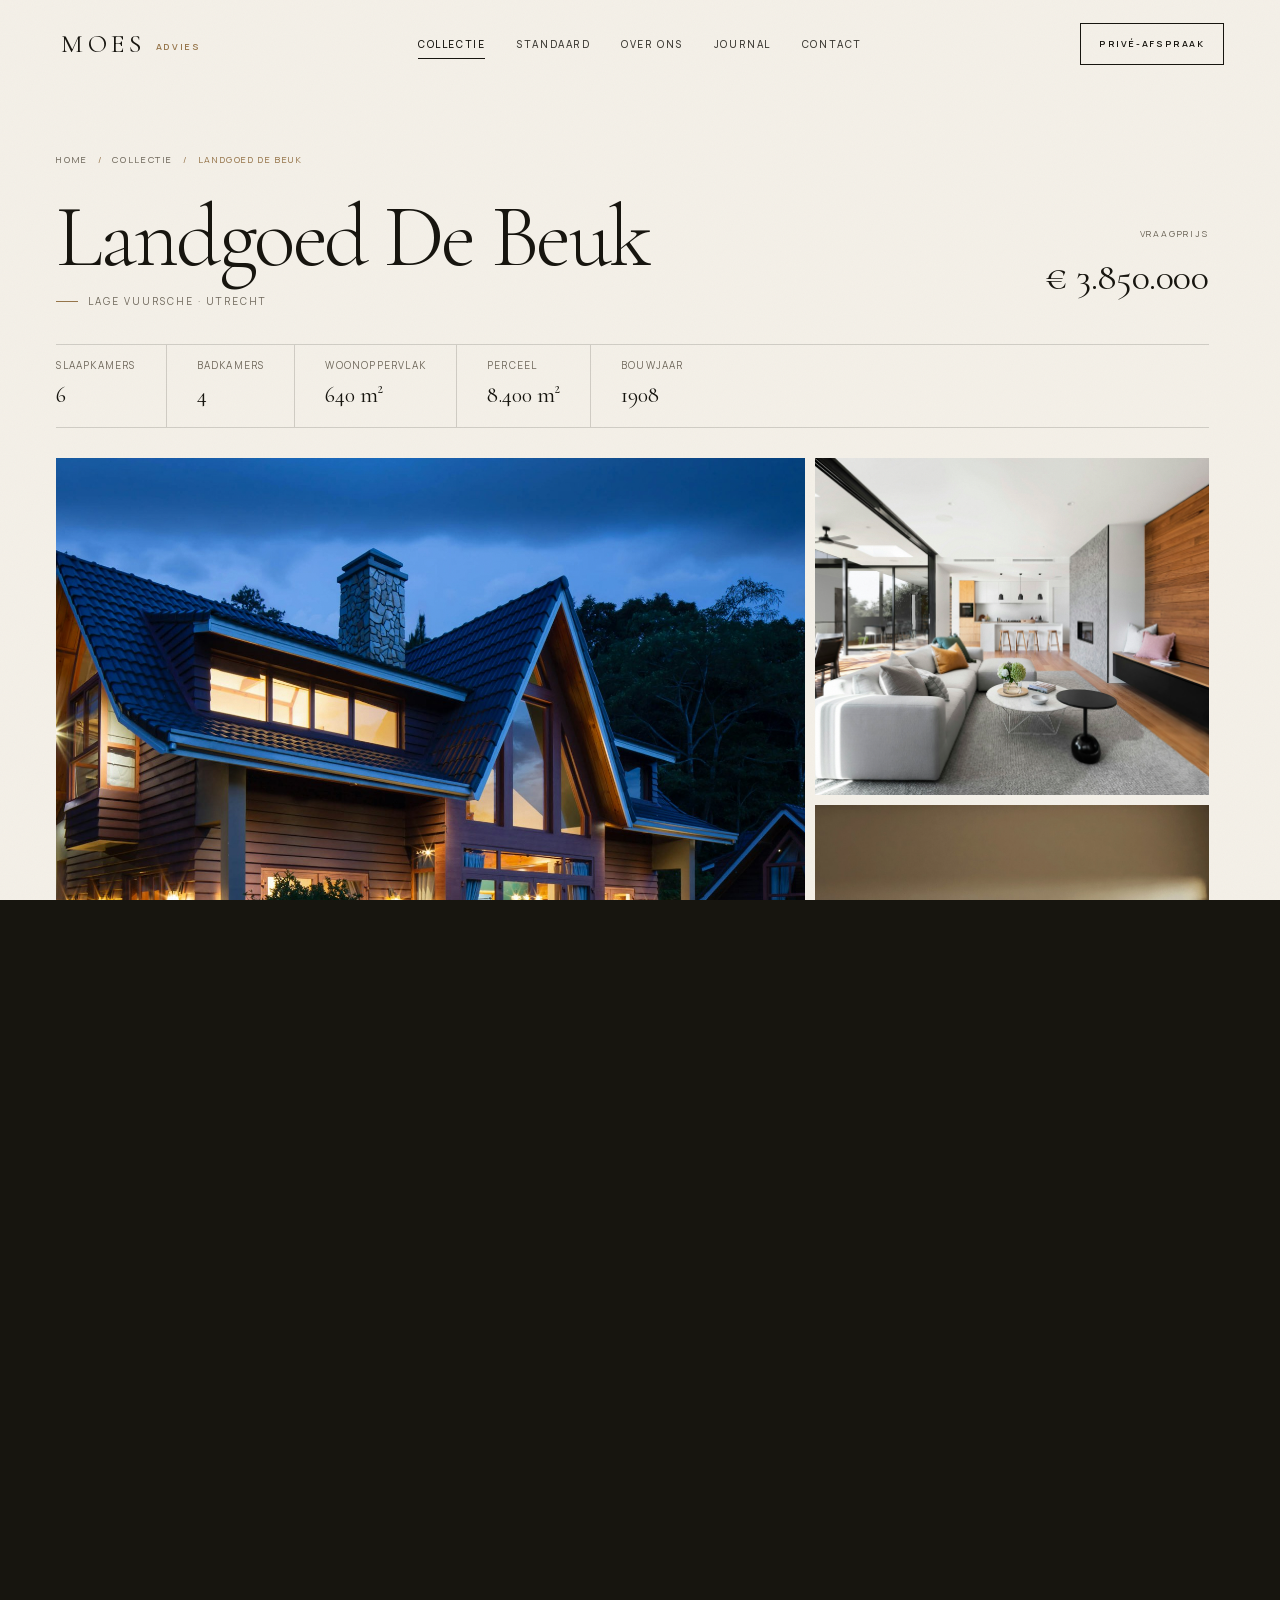
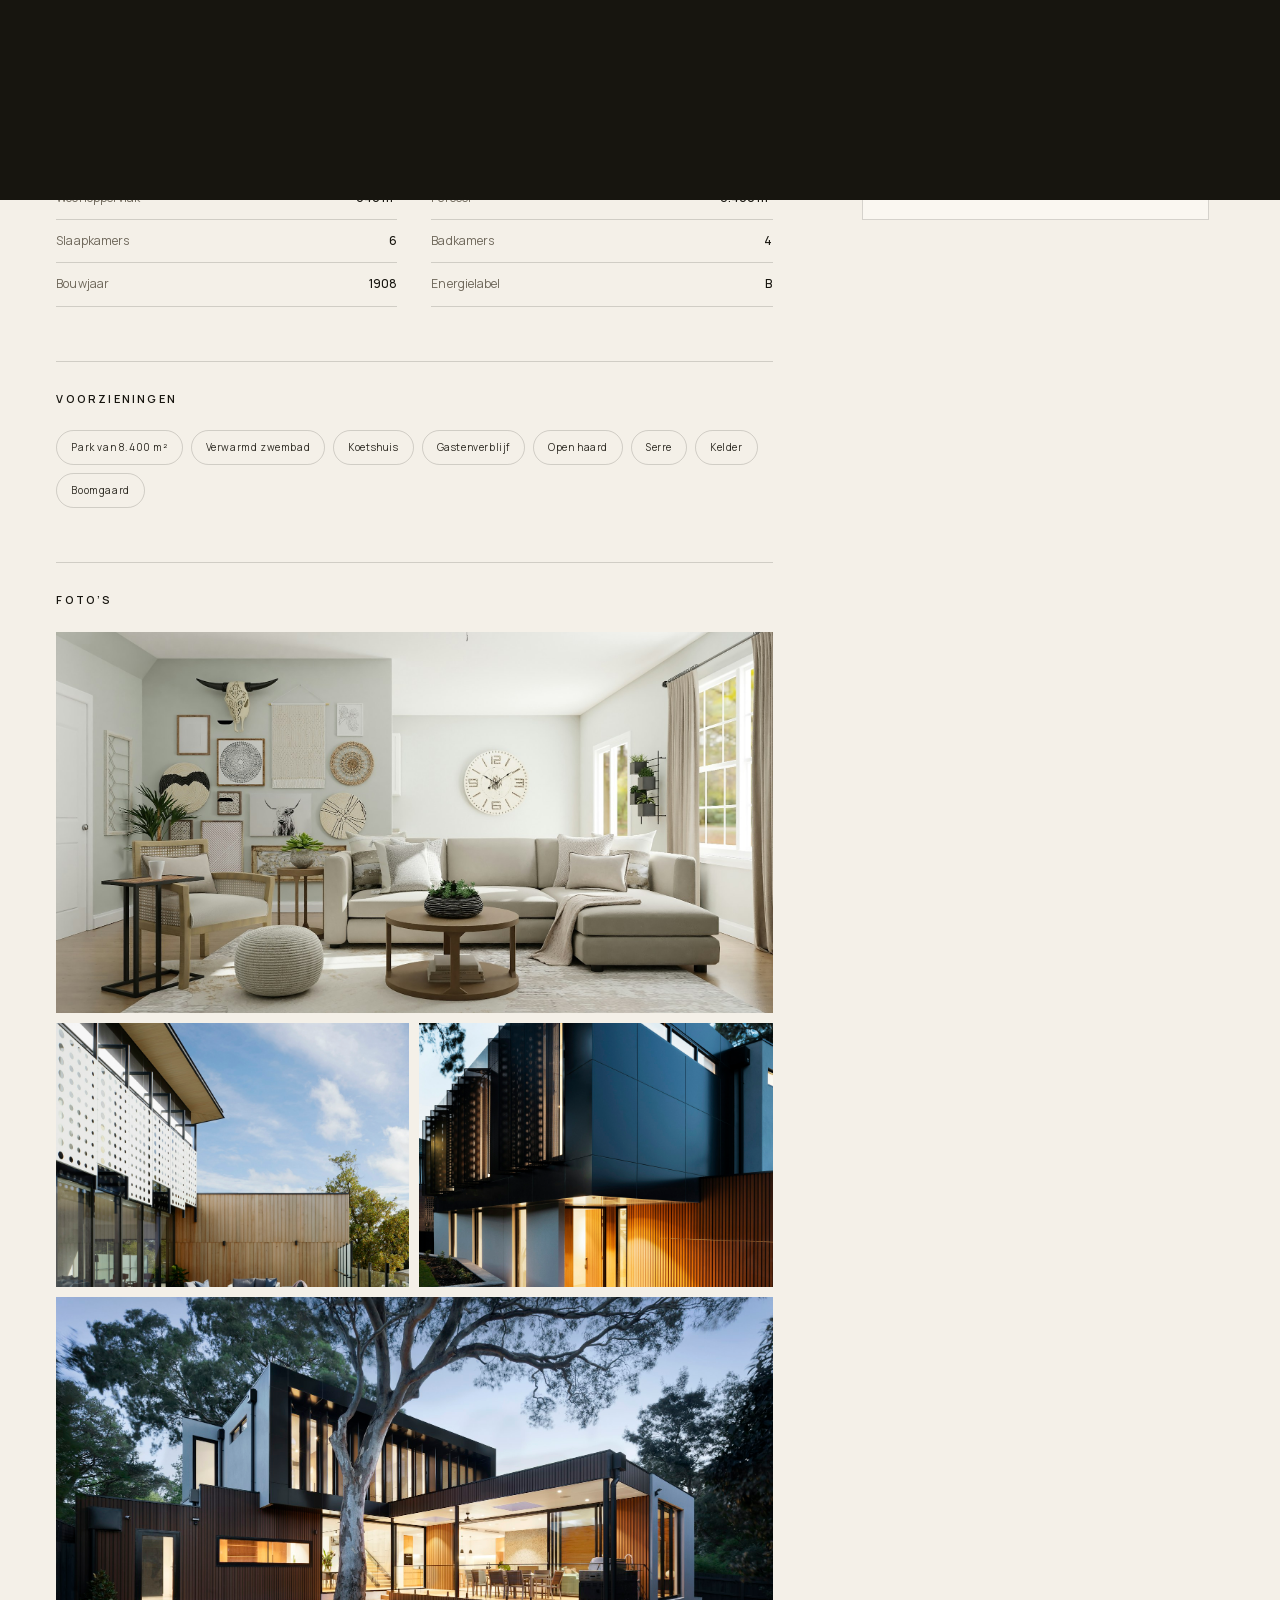
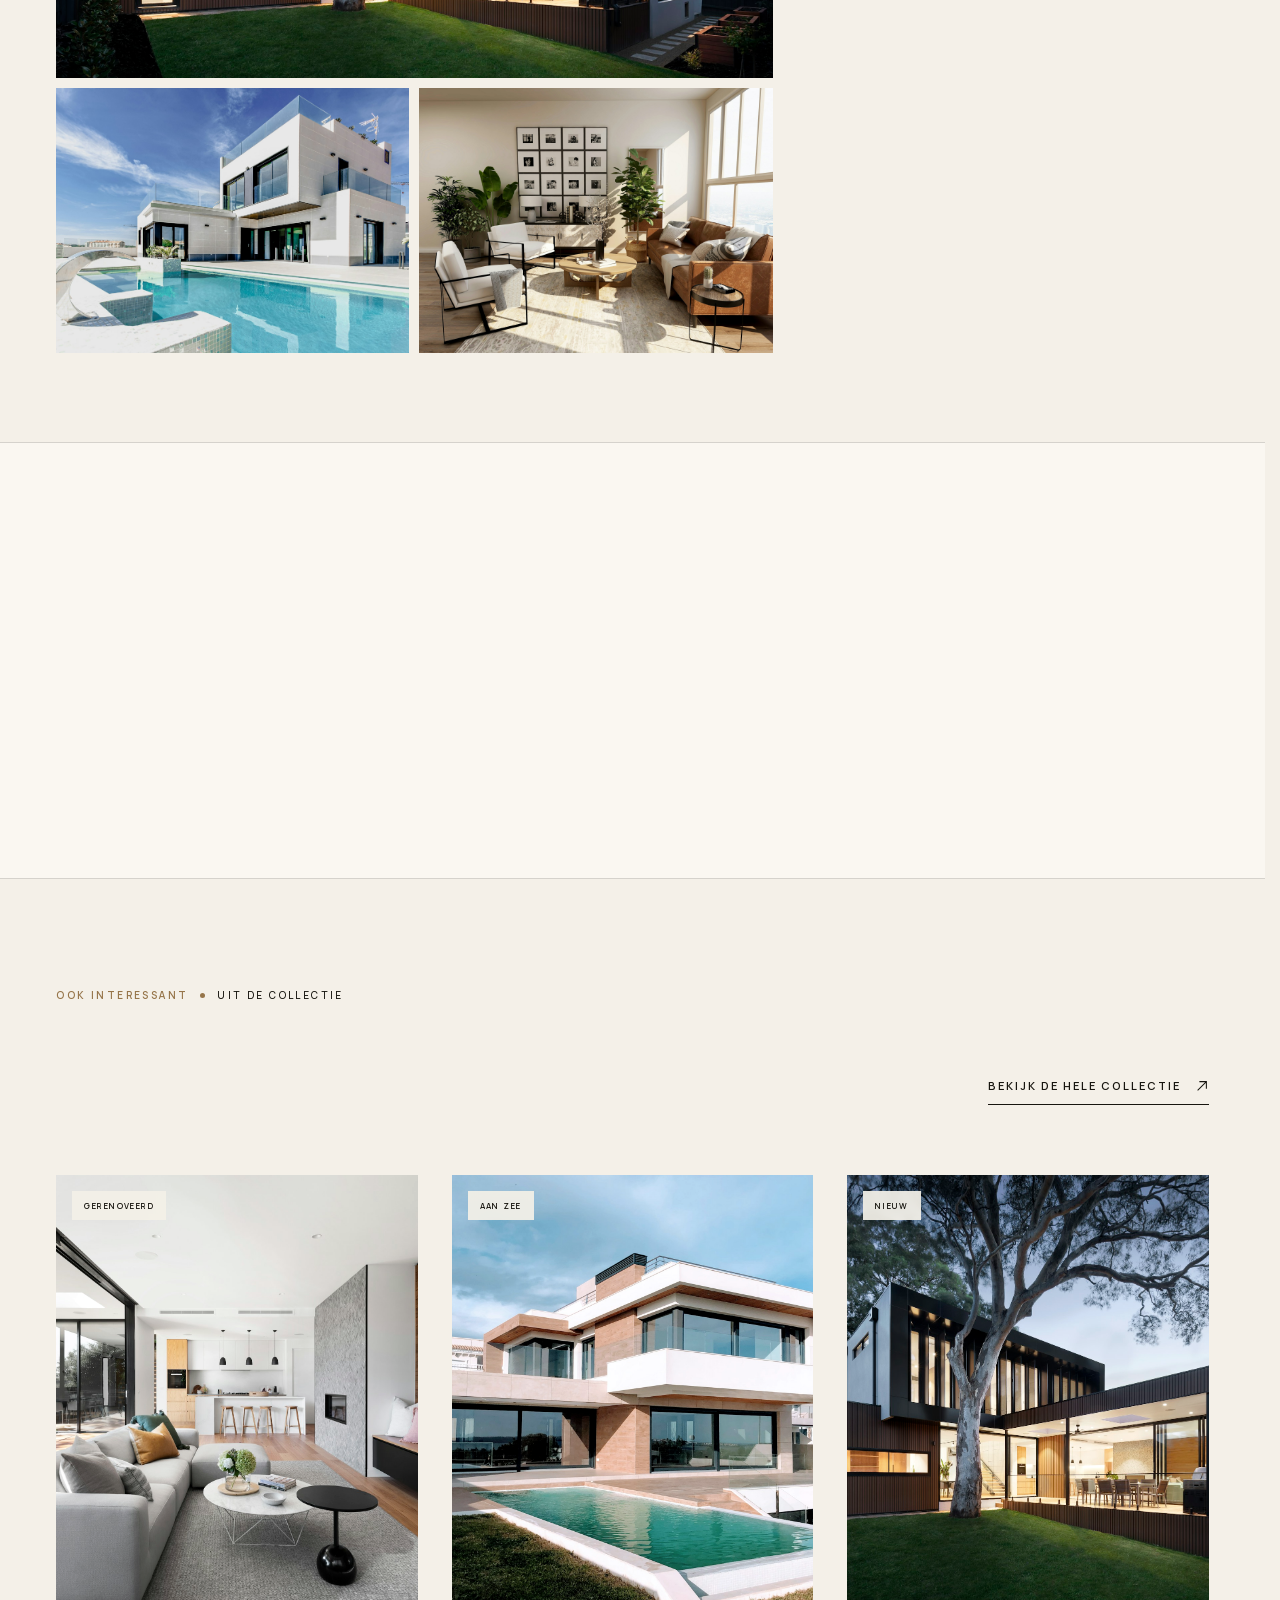
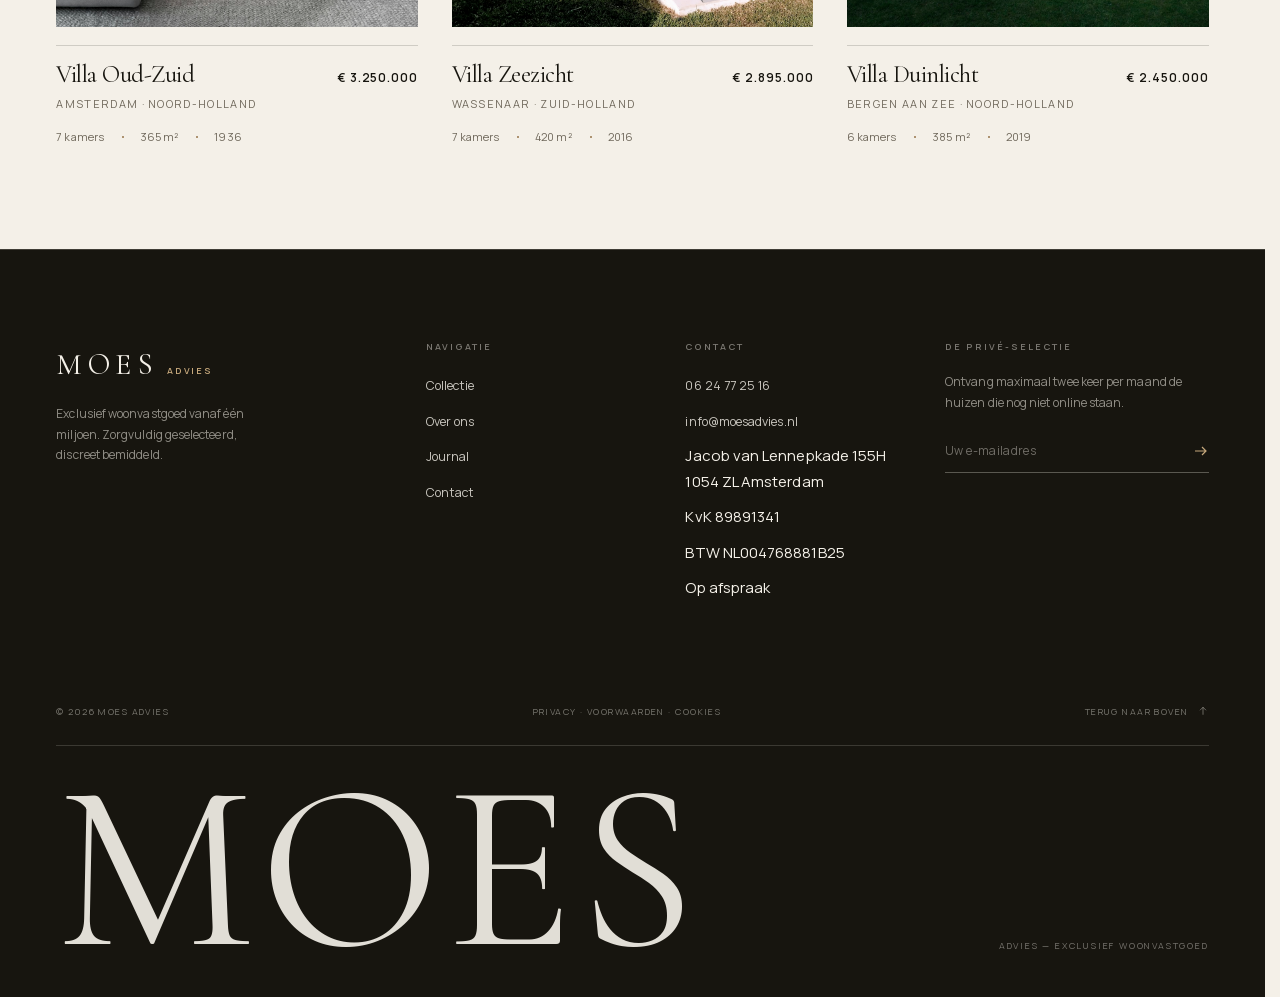
<file: landgoed-de-beuk.html>
<!DOCTYPE html>
<html lang="nl">
<head>
  <meta charset="UTF-8">
  <meta name="viewport" content="width=device-width, initial-scale=1">
  <title>Landgoed De Beuk — Lage Vuursche | Moes Advies</title>
  <meta name="description" content="Landgoed De Beuk in Lage Vuursche: 640 m², 6 slaapkamers en 4 badkamers. Vraagprijs € 3.850.000. Bekijk de presentatie bij Moes Advies.">
  <meta property="og:title" content="Landgoed De Beuk — Lage Vuursche | Moes Advies">
  <meta property="og:description" content="Landgoed De Beuk in Lage Vuursche: 640 m², 6 slaapkamers en 4 badkamers. Vraagprijs € 3.850.000. Bekijk de presentatie bij Moes Advies.">
  <meta property="og:type" content="website">
  <meta property="og:image" content="assets/img/villa-4">
  <meta name="theme-color" content="#17150f">
  <link rel="icon" href="assets/favicon.svg" type="image/svg+xml">
  <link rel="stylesheet" href="css/style.css">
  <script>document.documentElement.classList.add('js');try{if(sessionStorage.getItem('moes-nav')==='1'){document.documentElement.classList.add('veil-on','skip-preloader');sessionStorage.removeItem('moes-nav');}}catch(e){}</script>
</head>
<body>
  <a class="skip-link" href="#main">Naar de inhoud</a>
  <div class="page-veil" aria-hidden="true"></div>
  <div class="grain" aria-hidden="true"></div>
  <div class="cursor" aria-hidden="true"></div>
  <div class="cursor-ring" aria-hidden="true"><span class="cursor-ring__label">Bekijk</span></div>

  <header class="site-header" data-header>
    <div class="header__inner">
      <a class="brand" href="index.html" aria-label="MOES ADVIES — naar de homepage">MOES<span class="brand__sub">ADVIES</span></a>
      <nav class="nav" aria-label="Hoofdnavigatie">
        <a class="nav__link" href="collectie.html">Collectie</a>
        <a class="nav__link" href="index.html#standaard">Standaard</a>
        <a class="nav__link" href="over.html">Over ons</a>
        <a class="nav__link" href="journal.html">Journal</a>
        <a class="nav__link" href="contact.html">Contact</a>
      </nav>
      <div class="header__actions">
        <a class="header__cta" href="contact.html">Privé-afspraak</a>
        <button class="menu-toggle" data-menu-toggle aria-expanded="false" aria-controls="menu" aria-label="Menu openen"><i></i><i></i></button>
      </div>
    </div>
  </header>

  <div class="menu" id="menu" data-menu aria-hidden="true">
    <div class="menu__inner container">
      <nav class="menu__nav" aria-label="Menu">
        <a class="menu__link" href="collectie.html"><span>01</span>Collectie</a>
        <a class="menu__link" href="index.html#standaard"><span>02</span>Standaard</a>
        <a class="menu__link" href="over.html"><span>03</span>Over ons</a>
        <a class="menu__link" href="journal.html"><span>04</span>Journal</a>
        <a class="menu__link" href="contact.html"><span>05</span>Contact</a>
      </nav>
      <div class="menu__aside">
        <figure><img src="assets/img/int-3.jpg" alt="Licht interieur met designmeubelen" loading="lazy"></figure>
        <p>Liever eerst even praten? We nemen de tijd voor een persoonlijke kennismaking, op ons kantoor of bij u thuis.</p>
        <a class="link-arrow link-arrow--light" href="contact.html">Plan een afspraak
          <svg viewBox="0 0 16 16" fill="none" aria-hidden="true"><path d="M3 13L13 3M5 3h8v8" stroke="currentColor" stroke-width="1.2"/></svg>
        </a>
      </div>
    </div>
    <div class="menu__foot container">
      <span>Amsterdam · Bergen · Utrecht</span>
      <a href="tel:+31624772516">06 24 77 25 16</a>
      <span>Est. 2011</span>
    </div>
  </div>

  <main id="main">
    <section class="property-head">
      <div class="container">
        <nav class="breadcrumb" aria-label="Kruimelpad">
          <a href="index.html">Home</a><span aria-hidden="true">/</span>
          <a href="collectie.html">Collectie</a><span aria-hidden="true">/</span>
          <span>Landgoed De Beuk</span>
        </nav>
        <div class="property-head__main">
          <div>
            <h1>Landgoed De Beuk</h1>
            <p class="property-head__place">Lage Vuursche · Utrecht</p>
          </div>
          <div class="property-head__price">
            <span>Vraagprijs</span>
            <strong>€ 3.850.000</strong>
          </div>
        </div>
        <div class="property-head__meta">
          <div>Slaapkamers<strong>6</strong></div>
          <div>Badkamers<strong>4</strong></div>
          <div>Woonoppervlak<strong>640 m²</strong></div>
          <div>Perceel<strong>8.400 m²</strong></div>
          <div>Bouwjaar<strong>1908</strong></div>
        </div>
      </div>
    </section>

    <div class="container">
      <div class="property-gallery">
        <figure data-lightbox data-caption="Landgoed De Beuk — sfeerbeeld 1" tabindex="0" role="button" aria-label="Vergroot foto">
          <img src="assets/img/villa-4.jpg" alt="Landgoed De Beuk in Lage Vuursche" fetchpriority="high">
          <span class="property-gallery__count">
            <svg viewBox="0 0 16 16" fill="none" aria-hidden="true"><rect x="2" y="3" width="12" height="10" stroke="currentColor"/><path d="M2 11l4-3 3 2 2-1 3 3" stroke="currentColor"/></svg>
            9 foto’s
          </span>
        </figure>
        <figure data-lightbox data-caption="Landgoed De Beuk — sfeerbeeld 2" tabindex="0" role="button" aria-label="Vergroot foto">
          <img src="assets/img/int-1.jpg" alt="Landgoed De Beuk, sfeerbeeld 2" loading="lazy">
        </figure>
        <figure data-lightbox data-caption="Landgoed De Beuk — sfeerbeeld 3" tabindex="0" role="button" aria-label="Vergroot foto">
          <img src="assets/img/int-5.jpg" alt="Landgoed De Beuk, sfeerbeeld 3" loading="lazy">
        </figure>
      </div>
    </div>

    <section class="property-body container">
      <div class="property-body__main">
        <p class="eyebrow"><span class="eyebrow__num">Presentatie</span><span class="eyebrow__dot"></span>Landgoed · Lage Vuursche</p>
        <h2>Een landgoed met een beukenlaan die je bijblijft.</h2>
        <p class="property-body__intro">Aan de rand van Lage Vuursche, waar de Utrechtse Heuvelrug overgaat in bos, ligt een landhuis uit 1908 met koetshuis, boomgaard en een park van bijna een hectare.</p>
        <p class="property-body__text">De afgelopen jaren is het huis zorgvuldig gerestaureerd: originele paneeldeuren en stucplafonds bleven, techniek en isolatie werden vernieuwd. De keuken kijkt uit over de tuin; de salon heeft een open haard en hoge ramen.</p>
        <p class="property-body__text">Achter het huis liggen een verwarmd zwembad, een serre en een zelfstandig gastenverblijf in het koetshuis. De beukenlaan is beschermd; de rust is er compleet.</p>

        <div class="feature-block">
          <h3>Kenmerken</h3>
          <ul class="feature-list">
            <li><span>Woonoppervlak</span><span>640 m²</span></li>
            <li><span>Perceel</span><span>8.400 m²</span></li>
            <li><span>Slaapkamers</span><span>6</span></li>
            <li><span>Badkamers</span><span>4</span></li>
            <li><span>Bouwjaar</span><span>1908</span></li>
            <li><span>Energielabel</span><span>B</span></li>
          </ul>
        </div>

        <div class="feature-block">
          <h3>Voorzieningen</h3>
          <ul class="amenities">
              <li>Park van 8.400 m²</li>
              <li>Verwarmd zwembad</li>
              <li>Koetshuis</li>
              <li>Gastenverblijf</li>
              <li>Open haard</li>
              <li>Serre</li>
              <li>Kelder</li>
              <li>Boomgaard</li>
          </ul>
        </div>

        <div class="feature-block">
          <h3>Foto’s</h3>
          <div class="property-gallery-grid">
            <figure data-lightbox data-caption="Landgoed De Beuk — sfeerbeeld 4" tabindex="0" role="button" aria-label="Vergroot foto: sfeerbeeld 4">
              <img src="assets/img/int-6.jpg" alt="Landgoed De Beuk, sfeerbeeld 4" loading="lazy">
            </figure>
            <figure data-lightbox data-caption="Landgoed De Beuk — sfeerbeeld 5" tabindex="0" role="button" aria-label="Vergroot foto: sfeerbeeld 5">
              <img src="assets/img/int-4.jpg" alt="Landgoed De Beuk, sfeerbeeld 5" loading="lazy">
            </figure>
            <figure data-lightbox data-caption="Landgoed De Beuk — sfeerbeeld 6" tabindex="0" role="button" aria-label="Vergroot foto: sfeerbeeld 6">
              <img src="assets/img/detail.jpg" alt="Landgoed De Beuk, sfeerbeeld 6" loading="lazy">
            </figure>
            <figure data-lightbox data-caption="Landgoed De Beuk — sfeerbeeld 7" tabindex="0" role="button" aria-label="Vergroot foto: sfeerbeeld 7">
              <img src="assets/img/hero.jpg" alt="Landgoed De Beuk, sfeerbeeld 7" loading="lazy">
            </figure>
            <figure data-lightbox data-caption="Landgoed De Beuk — sfeerbeeld 8" tabindex="0" role="button" aria-label="Vergroot foto: sfeerbeeld 8">
              <img src="assets/img/villa-2.jpg" alt="Landgoed De Beuk, sfeerbeeld 8" loading="lazy">
            </figure>
            <figure data-lightbox data-caption="Landgoed De Beuk — sfeerbeeld 9" tabindex="0" role="button" aria-label="Vergroot foto: sfeerbeeld 9">
              <img src="assets/img/int-3.jpg" alt="Landgoed De Beuk, sfeerbeeld 9" loading="lazy">
            </figure>
          </div>
        </div>
      </div>

      <aside>
        <div class="aside-card">
          <span class="aside-card__label">Vraagprijs</span>
          <p class="aside-card__price">€ 3.850.000</p>
          <span class="aside-card__status">Op aanvraag</span>
          <a class="btn btn--block" href="contact.html" data-magnetic><span>Plan een bezichtiging <svg viewBox="0 0 16 16" fill="none" aria-hidden="true"><path d="M3 13L13 3M5 3h8v8" stroke="currentColor" stroke-width="1.2"/></svg></span></a>
          <div class="aside-card__agent">
            <img src="assets/img/team-2.jpg" alt="Portret van Eva">
            <div><strong>Eva</strong><small>Oprichter &amp; partner</small></div>
          </div>
          <ul class="aside-card__list">
            <li><span>Objectnummer</span><strong>M-2601</strong></li>
            <li><span>Woonoppervlak</span><strong>640 m²</strong></li>
            <li><span>Perceel</span><strong>8.400 m²</strong></li>
            <li><span>Bouwjaar</span><strong>1908</strong></li>
            <li><span>Status</span><strong>Op aanvraag</strong></li>
          </ul>
          <p class="aside-card__note">Bezichtigingen op afspraak, ook ’s avonds en in het weekend. Vertrouwelijk en zonder verplichtingen.</p>
        </div>
      </aside>
    </section>

    <section class="location-band">
      <div class="container location-band__grid">
        <div data-reveal="up">
          <p class="eyebrow"><span class="eyebrow__num">Omgeving</span><span class="eyebrow__dot"></span>Utrecht</p>
          <h2>Lage Vuursche, in vogelvlucht.</h2>
          <p>Lage Vuursche is een van de stilste dorpen van de Heuvelrug: bos, zandverstuivingen en een enkele goede bistro. Utrecht en Hilversum liggen op een half uur.</p>
        </div>
        <ul class="location-list" data-reveal="up" data-reveal-delay="1">
          <li><span>Lage Vuursche</span><span>1,2 km</span></li>
              <li><span>Soest</span><span>6 km</span></li>
              <li><span>Hilversum</span><span>12 km</span></li>
              <li><span>Utrecht</span><span>18 km</span></li>
              <li><span>Schiphol</span><span>45 km</span></li>
        </ul>
      </div>
    </section>

    <section class="similar">
      <div class="container">
        <div class="section-head">
          <div>
            <p class="eyebrow"><span class="eyebrow__num">Ook interessant</span><span class="eyebrow__dot"></span>Uit de collectie</p>
            <h2 class="section-head__title display-md" data-reveal="up">Misschien is dit ook <em>iets</em>.</h2>
          </div>
          <div class="section-head__aside">
            <a class="link-arrow" href="collectie.html">Bekijk de hele collectie <svg viewBox="0 0 16 16" fill="none" aria-hidden="true"><path d="M3 13L13 3M5 3h8v8" stroke="currentColor" stroke-width="1.2"/></svg></a>
          </div>
        </div>
        <div class="collection__grid">
          <a class="prop prop--portrait" href="villa-oud-zuid.html" data-type="villa" data-region="noord-holland" data-reveal="up" data-reveal-delay="0" data-cursor="Bekijk">
            <div class="prop__media">
              <span class="prop__tag">Gerenoveerd</span>
              <img src="assets/img/int-1.jpg" alt="Villa Oud-Zuid in Amsterdam" loading="lazy">
              <span class="prop__view">Bekijk <svg viewBox="0 0 16 16" fill="none" aria-hidden="true"><path d="M3 13L13 3M5 3h8v8" stroke="currentColor" stroke-width="1.2"/></svg></span>
            </div>
            <div class="prop__body">
              <div class="prop__row">
                <h3 class="prop__name">Villa Oud-Zuid</h3>
                <span class="prop__price">€ 3.250.000</span>
              </div>
              <p class="prop__place">Amsterdam · Noord-Holland</p>
              <div class="prop__specs"><span>7 kamers</span><span>365 m²</span><span>1936</span></div>
            </div>
          </a>
          <a class="prop prop--portrait" href="villa-zeezicht.html" data-type="villa" data-region="zuid-holland" data-reveal="up" data-reveal-delay="1" data-cursor="Bekijk">
            <div class="prop__media">
              <span class="prop__tag">Aan zee</span>
              <img src="assets/img/villa-5.jpg" alt="Villa Zeezicht in Wassenaar" loading="lazy">
              <span class="prop__view">Bekijk <svg viewBox="0 0 16 16" fill="none" aria-hidden="true"><path d="M3 13L13 3M5 3h8v8" stroke="currentColor" stroke-width="1.2"/></svg></span>
            </div>
            <div class="prop__body">
              <div class="prop__row">
                <h3 class="prop__name">Villa Zeezicht</h3>
                <span class="prop__price">€ 2.895.000</span>
              </div>
              <p class="prop__place">Wassenaar · Zuid-Holland</p>
              <div class="prop__specs"><span>7 kamers</span><span>420 m²</span><span>2016</span></div>
            </div>
          </a>
          <a class="prop prop--portrait" href="villa-duinlicht.html" data-type="villa" data-region="noord-holland" data-reveal="up" data-reveal-delay="2" data-cursor="Bekijk">
            <div class="prop__media">
              <span class="prop__tag">Nieuw</span>
              <img src="assets/img/hero.jpg" alt="Sfeerbeeld van een moderne villa" loading="lazy">
              <span class="prop__view">Bekijk <svg viewBox="0 0 16 16" fill="none" aria-hidden="true"><path d="M3 13L13 3M5 3h8v8" stroke="currentColor" stroke-width="1.2"/></svg></span>
            </div>
            <div class="prop__body">
              <div class="prop__row">
                <h3 class="prop__name">Villa Duinlicht</h3>
                <span class="prop__price">€ 2.450.000</span>
              </div>
              <p class="prop__place">Bergen aan Zee · Noord-Holland</p>
              <div class="prop__specs"><span>6 kamers</span><span>385 m²</span><span>2019</span></div>
            </div>
          </a>
        </div>
      </div>
    </section>
  </main>

  <div class="lightbox" data-lightbox-root aria-hidden="true" role="dialog" aria-modal="true" aria-label="Fotogalerij">
    <button class="lightbox__close" data-lightbox-close>Sluiten
      <svg viewBox="0 0 16 16" fill="none" aria-hidden="true"><path d="M3 3l10 10M13 3L3 13" stroke="currentColor" stroke-width="1.2"/></svg>
    </button>
    <button class="lightbox__nav lightbox__nav--prev" data-lightbox-prev aria-label="Vorige foto">
      <svg viewBox="0 0 16 16" fill="none" aria-hidden="true"><path d="M13 8H3M7 4L3 8l4 4" stroke="currentColor" stroke-width="1.2"/></svg>
    </button>
    <figure class="lightbox__figure">
      <img data-lightbox-img src="assets/img/villa-4.jpg" alt="">
      <figcaption class="lightbox__caption" data-lightbox-caption></figcaption>
    </figure>
    <button class="lightbox__nav lightbox__nav--next" data-lightbox-next aria-label="Volgende foto">
      <svg viewBox="0 0 16 16" fill="none" aria-hidden="true"><path d="M3 8h10M9 4l4 4-4 4" stroke="currentColor" stroke-width="1.2"/></svg>
    </button>
  </div>

  <footer class="site-footer">
    <div class="container">
      <div class="footer__top">
        <div>
          <div class="footer__brand">MOES<span>ADVIES</span></div>
          <p class="footer__tag">Exclusief woonvastgoed vanaf één miljoen. Zorgvuldig geselecteerd, discreet bemiddeld.</p>
        </div>
        <div class="footer__col">
          <h4>Navigatie</h4>
          <ul>
            <li><a href="collectie.html">Collectie</a></li>
            <li><a href="over.html">Over ons</a></li>
            <li><a href="journal.html">Journal</a></li>
            <li><a href="contact.html">Contact</a></li>
          </ul>
        </div>
        <div class="footer__col">
          <h4>Contact</h4>
          <ul>
            <li><a href="tel:+31624772516">06 24 77 25 16</a></li>
            <li><a href="mailto:info@moesadvies.nl">info@moesadvies.nl</a></li>
            <li>Jacob van Lennepkade 155H<br>1054 ZL Amsterdam</li>
            <li>KvK 89891341</li>
            <li>BTW NL004768881B25</li>
            <li>Op afspraak</li>
          </ul>
        </div>
        <div class="footer__news">
          <h4>De privé-selectie</h4>
          <p>Ontvang maximaal twee keer per maand de huizen die nog niet online staan.</p>
          <form class="newsletter" data-newsletter>
            <input type="email" name="email" placeholder="Uw e-mailadres" aria-label="Uw e-mailadres" required>
            <button type="submit" aria-label="Aanmelden">
              <svg viewBox="0 0 16 16" fill="none" aria-hidden="true"><path d="M2 8h11M9 4l4 4-4 4" stroke="currentColor" stroke-width="1.2"/></svg>
            </button>
          </form>
          <div class="newsletter__msg" data-newsletter-msg aria-live="polite"></div>
        </div>
      </div>
      <div class="footer__bottom">
        <span>© <span data-year>2026</span> Moes Advies</span>
        <span><a href="juridisch.html#privacy">Privacy</a> · <a href="juridisch.html#voorwaarden">Voorwaarden</a> · <a href="juridisch.html#cookies">Cookies</a></span>
        <a class="footer__toplink" href="#main" data-top>Terug naar boven
          <svg viewBox="0 0 16 16" fill="none" aria-hidden="true"><path d="M8 13V3M4 7l4-4 4 4" stroke="currentColor" stroke-width="1.2"/></svg>
        </a>
      </div>
      <div class="footer__word" aria-hidden="true">MOES<small>ADVIES — EXCLUSIEF WOONVASTGOED</small></div>
    </div>
  </footer>
  <script src="js/main.js" defer></script>
</body>
</html>
</file>
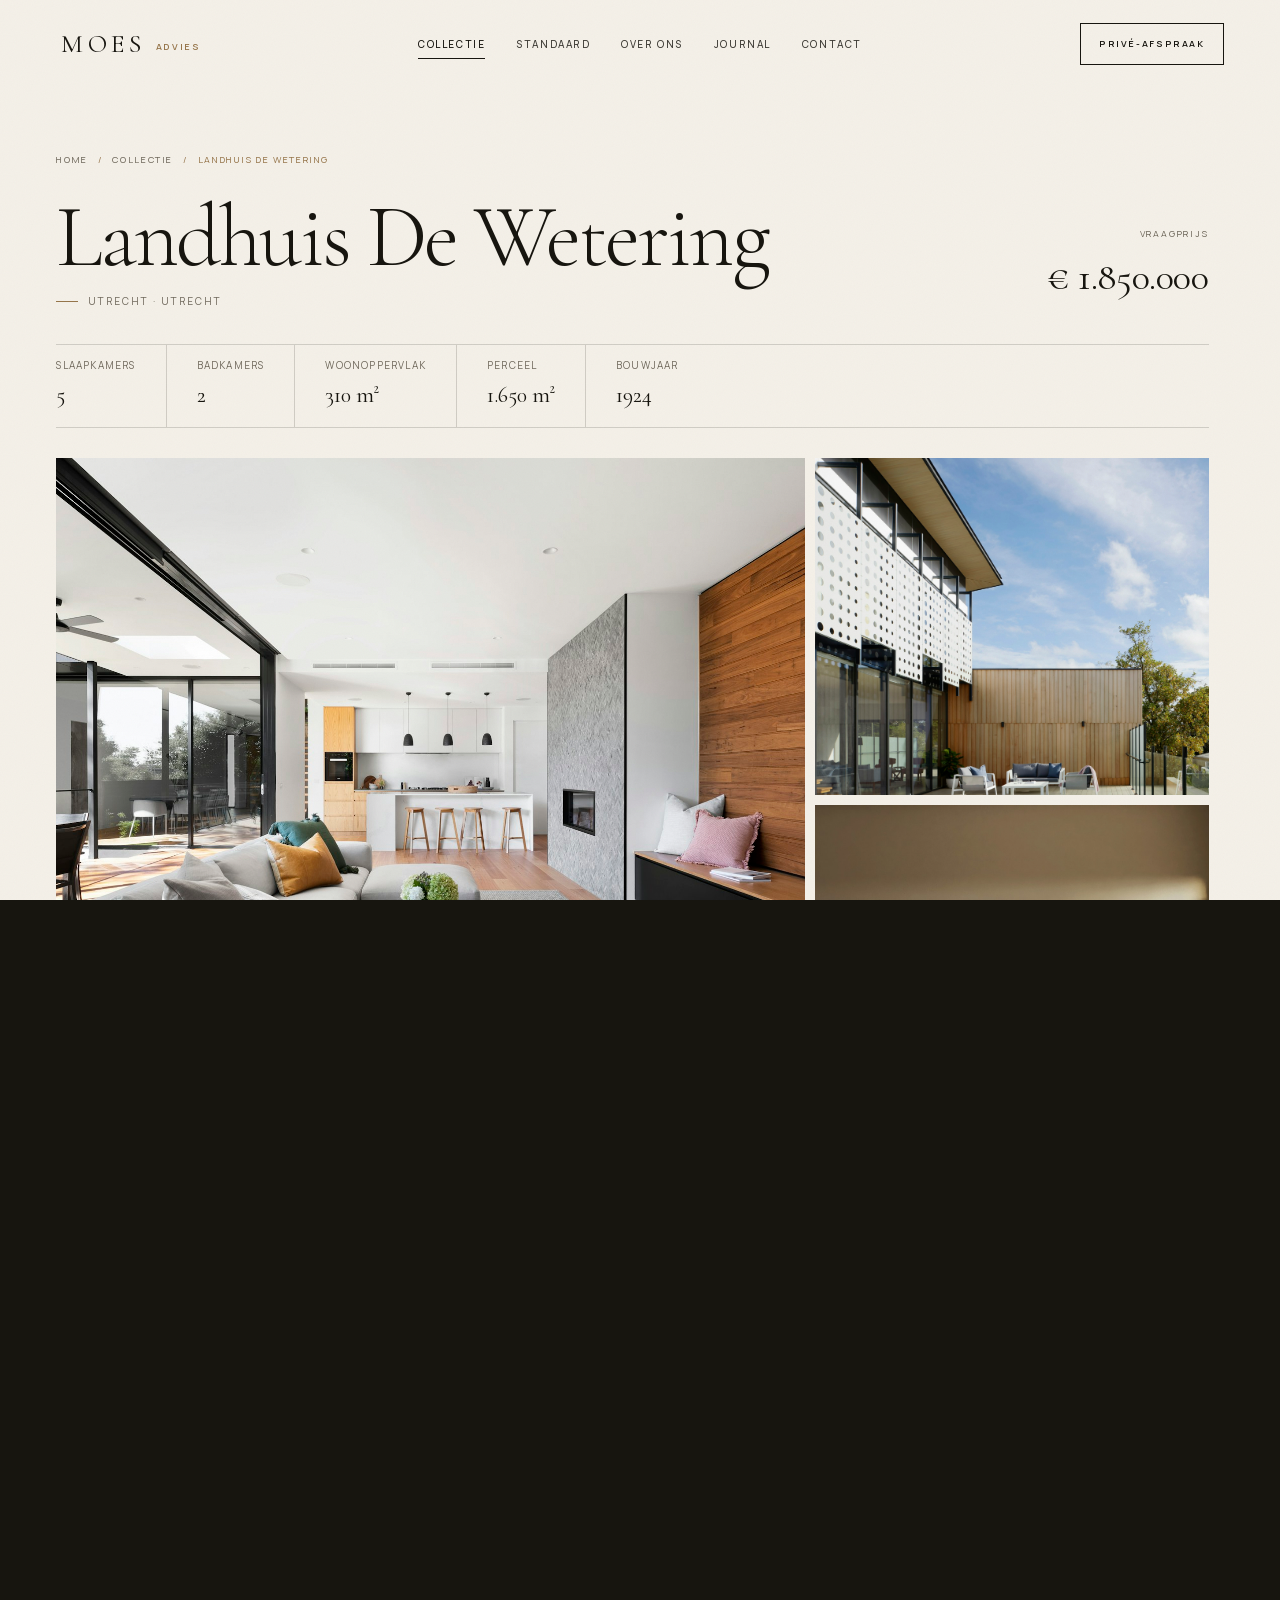
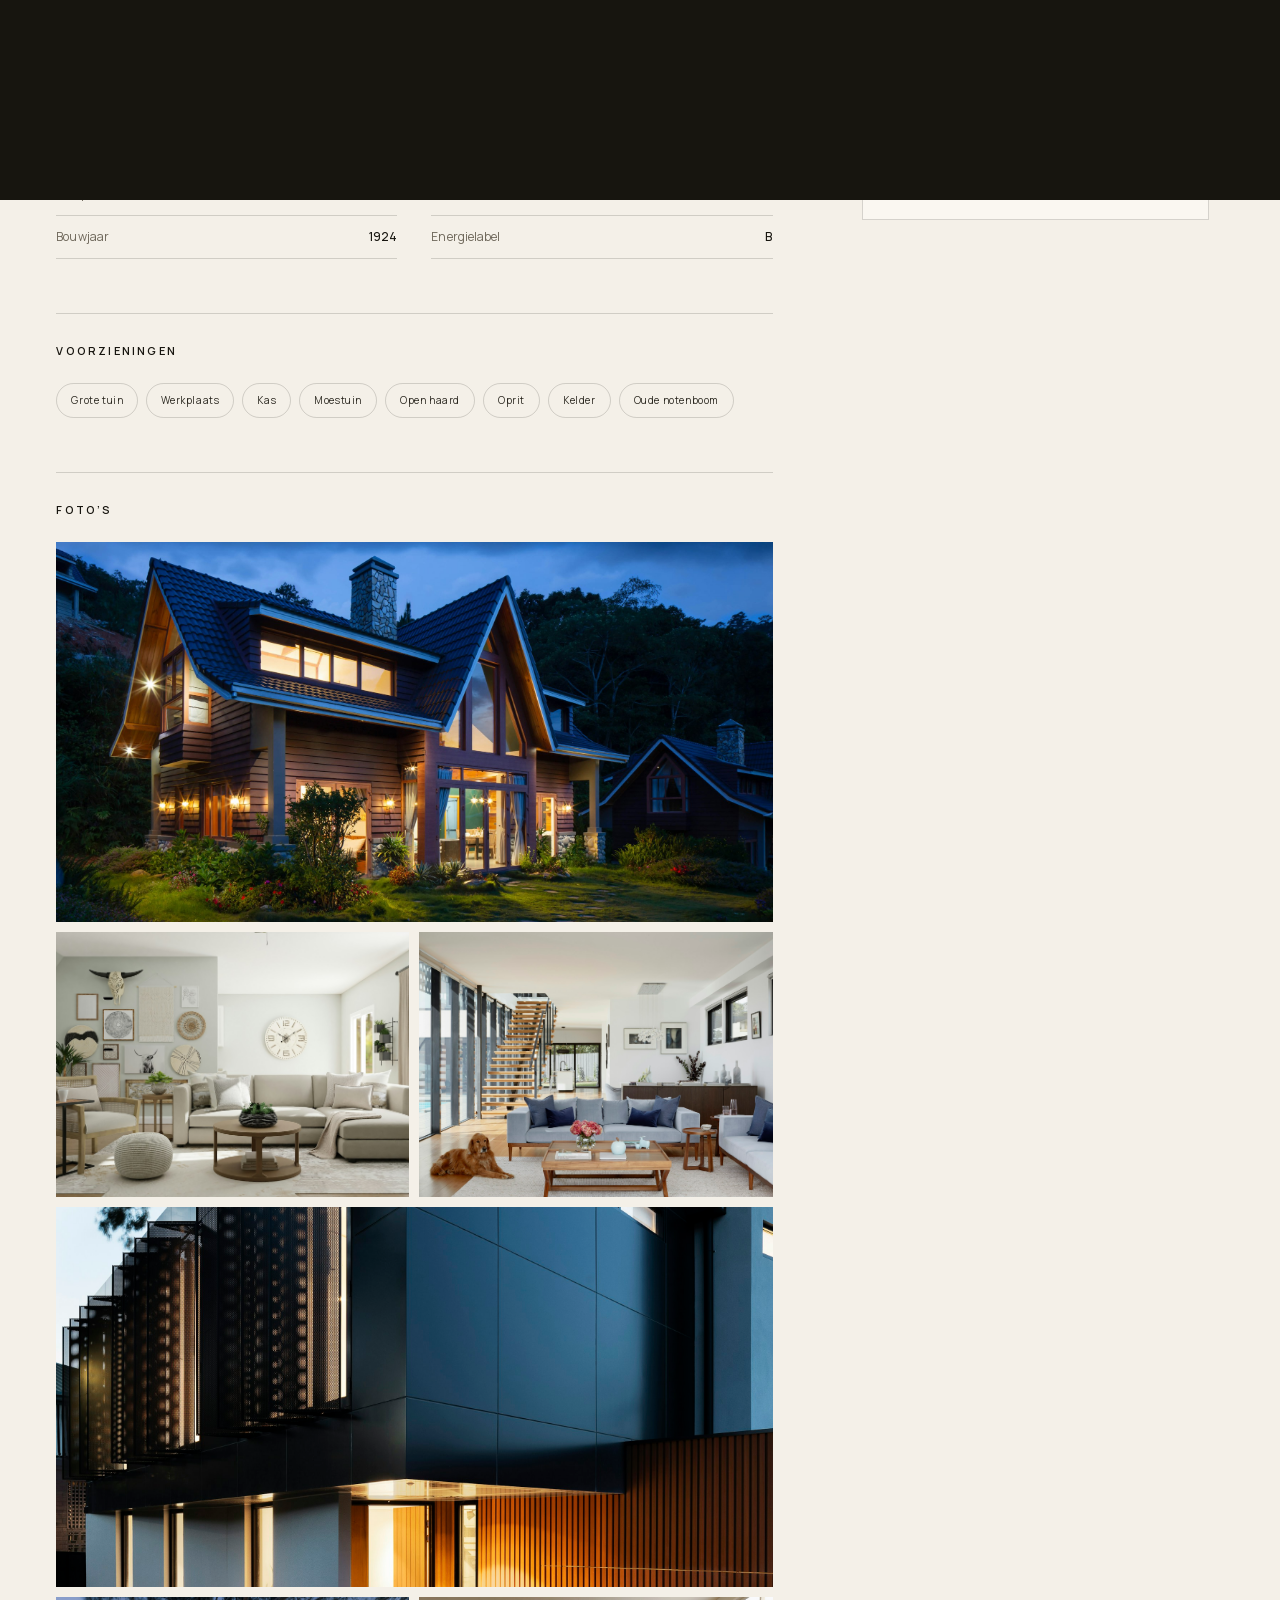
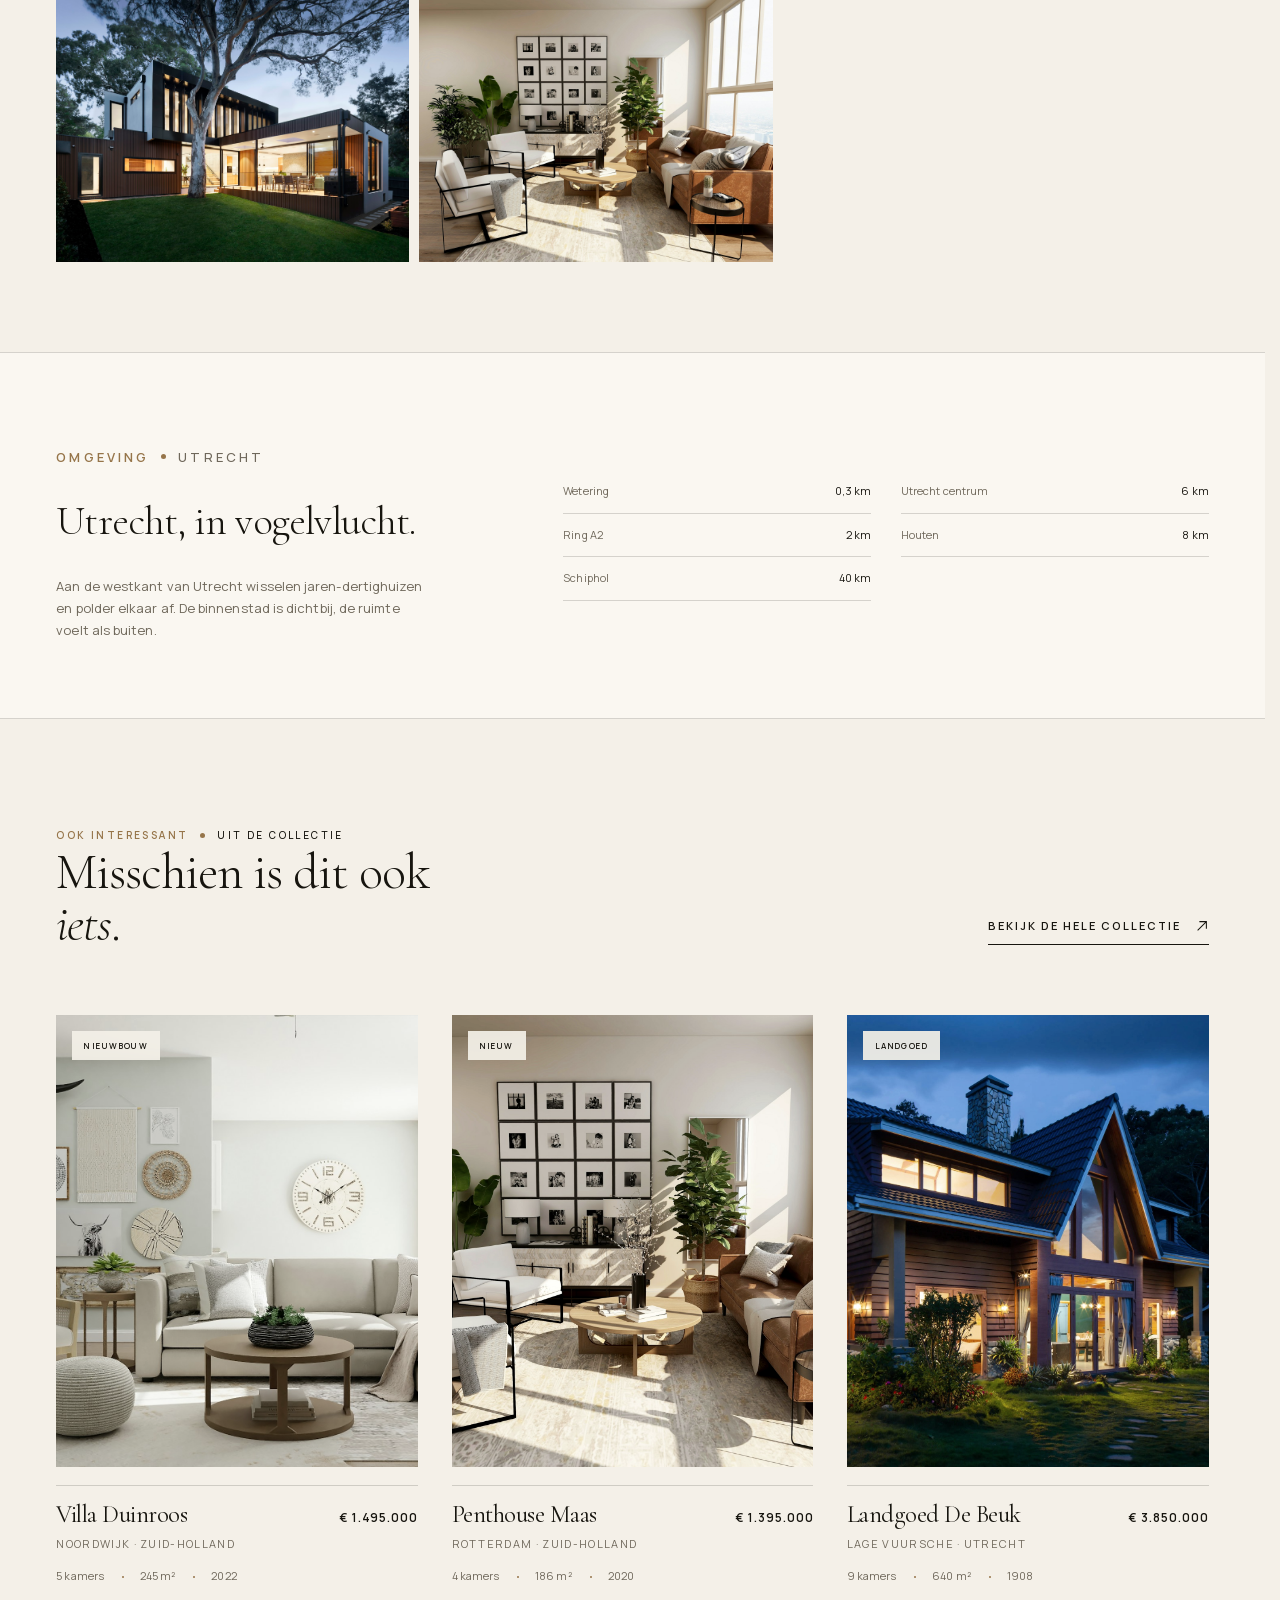
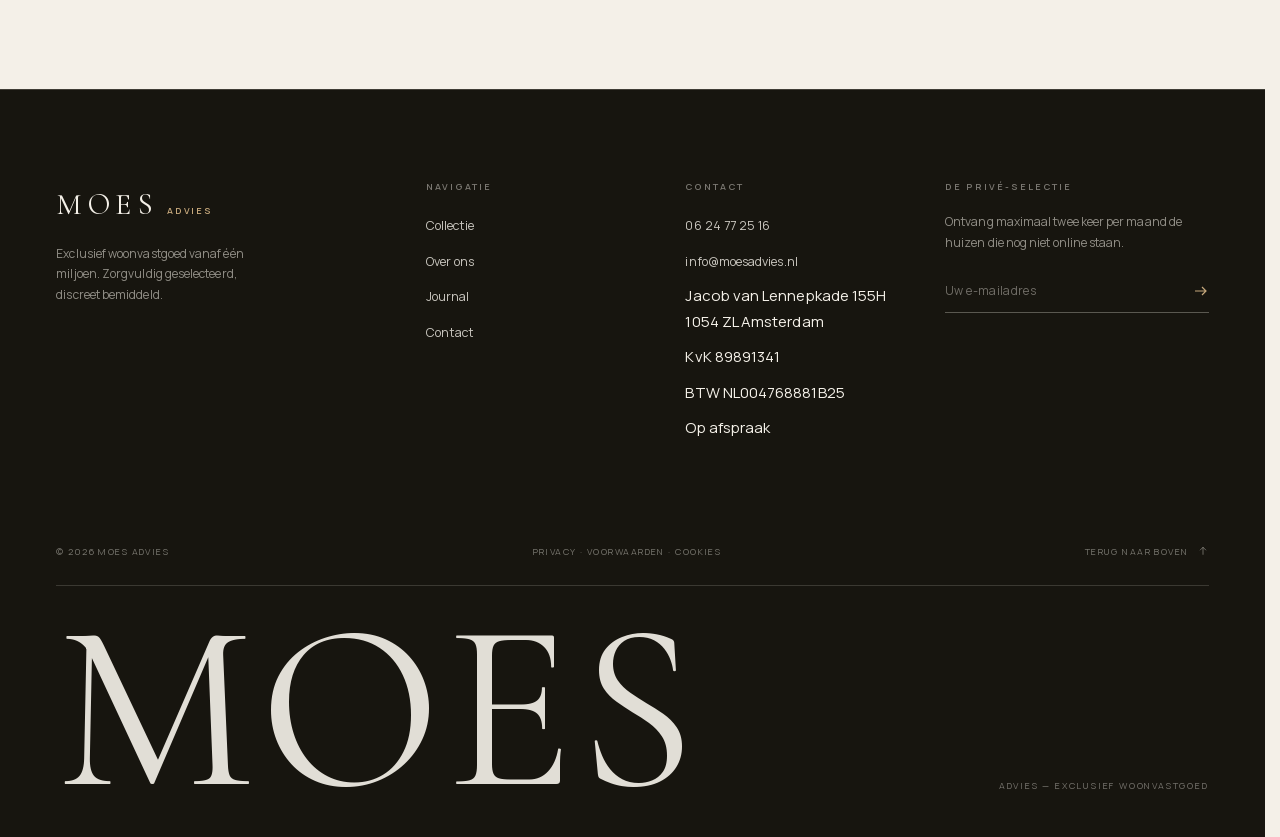
<file: landhuis-de-wetering.html>
<!DOCTYPE html>
<html lang="nl">
<head>
  <meta charset="UTF-8">
  <meta name="viewport" content="width=device-width, initial-scale=1">
  <title>Landhuis De Wetering — Utrecht | Moes Advies</title>
  <meta name="description" content="Landhuis De Wetering in Utrecht: 310 m², 5 slaapkamers en 2 badkamers. Vraagprijs € 1.850.000. Bekijk de presentatie bij Moes Advies.">
  <meta property="og:title" content="Landhuis De Wetering — Utrecht | Moes Advies">
  <meta property="og:description" content="Landhuis De Wetering in Utrecht: 310 m², 5 slaapkamers en 2 badkamers. Vraagprijs € 1.850.000. Bekijk de presentatie bij Moes Advies.">
  <meta property="og:type" content="website">
  <meta property="og:image" content="assets/img/int-1">
  <meta name="theme-color" content="#17150f">
  <link rel="icon" href="assets/favicon.svg" type="image/svg+xml">
  <link rel="stylesheet" href="css/style.css">
  <script>document.documentElement.classList.add('js');try{if(sessionStorage.getItem('moes-nav')==='1'){document.documentElement.classList.add('veil-on','skip-preloader');sessionStorage.removeItem('moes-nav');}}catch(e){}</script>
</head>
<body>
  <a class="skip-link" href="#main">Naar de inhoud</a>
  <div class="page-veil" aria-hidden="true"></div>
  <div class="grain" aria-hidden="true"></div>
  <div class="cursor" aria-hidden="true"></div>
  <div class="cursor-ring" aria-hidden="true"><span class="cursor-ring__label">Bekijk</span></div>

  <header class="site-header" data-header>
    <div class="header__inner">
      <a class="brand" href="index.html" aria-label="MOES ADVIES — naar de homepage">MOES<span class="brand__sub">ADVIES</span></a>
      <nav class="nav" aria-label="Hoofdnavigatie">
        <a class="nav__link" href="collectie.html">Collectie</a>
        <a class="nav__link" href="index.html#standaard">Standaard</a>
        <a class="nav__link" href="over.html">Over ons</a>
        <a class="nav__link" href="journal.html">Journal</a>
        <a class="nav__link" href="contact.html">Contact</a>
      </nav>
      <div class="header__actions">
        <a class="header__cta" href="contact.html">Privé-afspraak</a>
        <button class="menu-toggle" data-menu-toggle aria-expanded="false" aria-controls="menu" aria-label="Menu openen"><i></i><i></i></button>
      </div>
    </div>
  </header>

  <div class="menu" id="menu" data-menu aria-hidden="true">
    <div class="menu__inner container">
      <nav class="menu__nav" aria-label="Menu">
        <a class="menu__link" href="collectie.html"><span>01</span>Collectie</a>
        <a class="menu__link" href="index.html#standaard"><span>02</span>Standaard</a>
        <a class="menu__link" href="over.html"><span>03</span>Over ons</a>
        <a class="menu__link" href="journal.html"><span>04</span>Journal</a>
        <a class="menu__link" href="contact.html"><span>05</span>Contact</a>
      </nav>
      <div class="menu__aside">
        <figure><img src="assets/img/int-3.jpg" alt="Licht interieur met designmeubelen" loading="lazy"></figure>
        <p>Liever eerst even praten? We nemen de tijd voor een persoonlijke kennismaking, op ons kantoor of bij u thuis.</p>
        <a class="link-arrow link-arrow--light" href="contact.html">Plan een afspraak
          <svg viewBox="0 0 16 16" fill="none" aria-hidden="true"><path d="M3 13L13 3M5 3h8v8" stroke="currentColor" stroke-width="1.2"/></svg>
        </a>
      </div>
    </div>
    <div class="menu__foot container">
      <span>Amsterdam · Bergen · Utrecht</span>
      <a href="tel:+31624772516">06 24 77 25 16</a>
      <span>Est. 2011</span>
    </div>
  </div>

  <main id="main">
    <section class="property-head">
      <div class="container">
        <nav class="breadcrumb" aria-label="Kruimelpad">
          <a href="index.html">Home</a><span aria-hidden="true">/</span>
          <a href="collectie.html">Collectie</a><span aria-hidden="true">/</span>
          <span>Landhuis De Wetering</span>
        </nav>
        <div class="property-head__main">
          <div>
            <h1>Landhuis De Wetering</h1>
            <p class="property-head__place">Utrecht · Utrecht</p>
          </div>
          <div class="property-head__price">
            <span>Vraagprijs</span>
            <strong>€ 1.850.000</strong>
          </div>
        </div>
        <div class="property-head__meta">
          <div>Slaapkamers<strong>5</strong></div>
          <div>Badkamers<strong>2</strong></div>
          <div>Woonoppervlak<strong>310 m²</strong></div>
          <div>Perceel<strong>1.650 m²</strong></div>
          <div>Bouwjaar<strong>1924</strong></div>
        </div>
      </div>
    </section>

    <div class="container">
      <div class="property-gallery">
        <figure data-lightbox data-caption="Landhuis De Wetering — sfeerbeeld 1" tabindex="0" role="button" aria-label="Vergroot foto">
          <img src="assets/img/int-1.jpg" alt="Landhuis De Wetering in Utrecht" fetchpriority="high">
          <span class="property-gallery__count">
            <svg viewBox="0 0 16 16" fill="none" aria-hidden="true"><rect x="2" y="3" width="12" height="10" stroke="currentColor"/><path d="M2 11l4-3 3 2 2-1 3 3" stroke="currentColor"/></svg>
            9 foto’s
          </span>
        </figure>
        <figure data-lightbox data-caption="Landhuis De Wetering — sfeerbeeld 2" tabindex="0" role="button" aria-label="Vergroot foto">
          <img src="assets/img/int-4.jpg" alt="Landhuis De Wetering, sfeerbeeld 2" loading="lazy">
        </figure>
        <figure data-lightbox data-caption="Landhuis De Wetering — sfeerbeeld 3" tabindex="0" role="button" aria-label="Vergroot foto">
          <img src="assets/img/int-5.jpg" alt="Landhuis De Wetering, sfeerbeeld 3" loading="lazy">
        </figure>
      </div>
    </div>

    <section class="property-body container">
      <div class="property-body__main">
        <p class="eyebrow"><span class="eyebrow__num">Presentatie</span><span class="eyebrow__dot"></span>Landhuis · Utrecht</p>
        <h2>Stad en polder in één blik.</h2>
        <p class="property-body__intro">Aan de rand van Utrecht, waar de wijk overgaat in de polder, ligt een landhuis uit 1924 met een grote tuin en een eigen oprit.</p>
        <p class="property-body__text">Het huis is de afgelopen tien jaar stap voor stap vernieuwd. De originele kamers en suites zijn behouden, maar de keuken, badkamers en techniek zijn eigentijds. Achter het huis ligt een diepe tuin met een oude notenboom.</p>
        <p class="property-body__text">Er is een vrijstaande berging met werkplaats, een kas en voldoende ruimte voor een moestuin. De binnenstad is met de fiets in twintig minuten bereikbaar.</p>

        <div class="feature-block">
          <h3>Kenmerken</h3>
          <ul class="feature-list">
            <li><span>Woonoppervlak</span><span>310 m²</span></li>
            <li><span>Perceel</span><span>1.650 m²</span></li>
            <li><span>Slaapkamers</span><span>5</span></li>
            <li><span>Badkamers</span><span>2</span></li>
            <li><span>Bouwjaar</span><span>1924</span></li>
            <li><span>Energielabel</span><span>B</span></li>
          </ul>
        </div>

        <div class="feature-block">
          <h3>Voorzieningen</h3>
          <ul class="amenities">
              <li>Grote tuin</li>
              <li>Werkplaats</li>
              <li>Kas</li>
              <li>Moestuin</li>
              <li>Open haard</li>
              <li>Oprit</li>
              <li>Kelder</li>
              <li>Oude notenboom</li>
          </ul>
        </div>

        <div class="feature-block">
          <h3>Foto’s</h3>
          <div class="property-gallery-grid">
            <figure data-lightbox data-caption="Landhuis De Wetering — sfeerbeeld 4" tabindex="0" role="button" aria-label="Vergroot foto: sfeerbeeld 4">
              <img src="assets/img/villa-4.jpg" alt="Landhuis De Wetering, sfeerbeeld 4" loading="lazy">
            </figure>
            <figure data-lightbox data-caption="Landhuis De Wetering — sfeerbeeld 5" tabindex="0" role="button" aria-label="Vergroot foto: sfeerbeeld 5">
              <img src="assets/img/int-6.jpg" alt="Landhuis De Wetering, sfeerbeeld 5" loading="lazy">
            </figure>
            <figure data-lightbox data-caption="Landhuis De Wetering — sfeerbeeld 6" tabindex="0" role="button" aria-label="Vergroot foto: sfeerbeeld 6">
              <img src="assets/img/int-2.jpg" alt="Landhuis De Wetering, sfeerbeeld 6" loading="lazy">
            </figure>
            <figure data-lightbox data-caption="Landhuis De Wetering — sfeerbeeld 7" tabindex="0" role="button" aria-label="Vergroot foto: sfeerbeeld 7">
              <img src="assets/img/detail.jpg" alt="Landhuis De Wetering, sfeerbeeld 7" loading="lazy">
            </figure>
            <figure data-lightbox data-caption="Landhuis De Wetering — sfeerbeeld 8" tabindex="0" role="button" aria-label="Vergroot foto: sfeerbeeld 8">
              <img src="assets/img/hero.jpg" alt="Landhuis De Wetering, sfeerbeeld 8" loading="lazy">
            </figure>
            <figure data-lightbox data-caption="Landhuis De Wetering — sfeerbeeld 9" tabindex="0" role="button" aria-label="Vergroot foto: sfeerbeeld 9">
              <img src="assets/img/int-3.jpg" alt="Landhuis De Wetering, sfeerbeeld 9" loading="lazy">
            </figure>
          </div>
        </div>
      </div>

      <aside>
        <div class="aside-card">
          <span class="aside-card__label">Vraagprijs</span>
          <p class="aside-card__price">€ 1.850.000</p>
          <span class="aside-card__status">Beschikbaar</span>
          <a class="btn btn--block" href="contact.html" data-magnetic><span>Plan een bezichtiging <svg viewBox="0 0 16 16" fill="none" aria-hidden="true"><path d="M3 13L13 3M5 3h8v8" stroke="currentColor" stroke-width="1.2"/></svg></span></a>
          <div class="aside-card__agent">
            <img src="assets/img/team-2.jpg" alt="Portret van Eva">
            <div><strong>Eva</strong><small>Oprichter &amp; partner</small></div>
          </div>
          <ul class="aside-card__list">
            <li><span>Objectnummer</span><strong>M-2607</strong></li>
            <li><span>Woonoppervlak</span><strong>310 m²</strong></li>
            <li><span>Perceel</span><strong>1.650 m²</strong></li>
            <li><span>Bouwjaar</span><strong>1924</strong></li>
            <li><span>Status</span><strong>Beschikbaar</strong></li>
          </ul>
          <p class="aside-card__note">Bezichtigingen op afspraak, ook ’s avonds en in het weekend. Vertrouwelijk en zonder verplichtingen.</p>
        </div>
      </aside>
    </section>

    <section class="location-band">
      <div class="container location-band__grid">
        <div data-reveal="up">
          <p class="eyebrow"><span class="eyebrow__num">Omgeving</span><span class="eyebrow__dot"></span>Utrecht</p>
          <h2>Utrecht, in vogelvlucht.</h2>
          <p>Aan de westkant van Utrecht wisselen jaren-dertighuizen en polder elkaar af. De binnenstad is dichtbij, de ruimte voelt als buiten.</p>
        </div>
        <ul class="location-list" data-reveal="up" data-reveal-delay="1">
          <li><span>Wetering</span><span>0,3 km</span></li>
              <li><span>Utrecht centrum</span><span>6 km</span></li>
              <li><span>Ring A2</span><span>2 km</span></li>
              <li><span>Houten</span><span>8 km</span></li>
              <li><span>Schiphol</span><span>40 km</span></li>
        </ul>
      </div>
    </section>

    <section class="similar">
      <div class="container">
        <div class="section-head">
          <div>
            <p class="eyebrow"><span class="eyebrow__num">Ook interessant</span><span class="eyebrow__dot"></span>Uit de collectie</p>
            <h2 class="section-head__title display-md" data-reveal="up">Misschien is dit ook <em>iets</em>.</h2>
          </div>
          <div class="section-head__aside">
            <a class="link-arrow" href="collectie.html">Bekijk de hele collectie <svg viewBox="0 0 16 16" fill="none" aria-hidden="true"><path d="M3 13L13 3M5 3h8v8" stroke="currentColor" stroke-width="1.2"/></svg></a>
          </div>
        </div>
        <div class="collection__grid">
          <a class="prop prop--portrait" href="villa-duinroos.html" data-type="villa" data-region="zuid-holland" data-reveal="up" data-reveal-delay="0" data-cursor="Bekijk">
            <div class="prop__media">
              <span class="prop__tag">Nieuwbouw</span>
              <img src="assets/img/int-6.jpg" alt="Villa Duinroos in Noordwijk" loading="lazy">
              <span class="prop__view">Bekijk <svg viewBox="0 0 16 16" fill="none" aria-hidden="true"><path d="M3 13L13 3M5 3h8v8" stroke="currentColor" stroke-width="1.2"/></svg></span>
            </div>
            <div class="prop__body">
              <div class="prop__row">
                <h3 class="prop__name">Villa Duinroos</h3>
                <span class="prop__price">€ 1.495.000</span>
              </div>
              <p class="prop__place">Noordwijk · Zuid-Holland</p>
              <div class="prop__specs"><span>5 kamers</span><span>245 m²</span><span>2022</span></div>
            </div>
          </a>
          <a class="prop prop--portrait" href="penthouse-maas.html" data-type="penthouse" data-region="zuid-holland" data-reveal="up" data-reveal-delay="1" data-cursor="Bekijk">
            <div class="prop__media">
              <span class="prop__tag">Nieuw</span>
              <img src="assets/img/int-3.jpg" alt="Penthouse Maas in Rotterdam" loading="lazy">
              <span class="prop__view">Bekijk <svg viewBox="0 0 16 16" fill="none" aria-hidden="true"><path d="M3 13L13 3M5 3h8v8" stroke="currentColor" stroke-width="1.2"/></svg></span>
            </div>
            <div class="prop__body">
              <div class="prop__row">
                <h3 class="prop__name">Penthouse Maas</h3>
                <span class="prop__price">€ 1.395.000</span>
              </div>
              <p class="prop__place">Rotterdam · Zuid-Holland</p>
              <div class="prop__specs"><span>4 kamers</span><span>186 m²</span><span>2020</span></div>
            </div>
          </a>
          <a class="prop prop--portrait" href="landgoed-de-beuk.html" data-type="landgoed" data-region="utrecht" data-reveal="up" data-reveal-delay="2" data-cursor="Bekijk">
            <div class="prop__media">
              <span class="prop__tag">Landgoed</span>
              <img src="assets/img/villa-4.jpg" alt="Landgoed De Beuk in Lage Vuursche" loading="lazy">
              <span class="prop__view">Bekijk <svg viewBox="0 0 16 16" fill="none" aria-hidden="true"><path d="M3 13L13 3M5 3h8v8" stroke="currentColor" stroke-width="1.2"/></svg></span>
            </div>
            <div class="prop__body">
              <div class="prop__row">
                <h3 class="prop__name">Landgoed De Beuk</h3>
                <span class="prop__price">€ 3.850.000</span>
              </div>
              <p class="prop__place">Lage Vuursche · Utrecht</p>
              <div class="prop__specs"><span>9 kamers</span><span>640 m²</span><span>1908</span></div>
            </div>
          </a>
        </div>
      </div>
    </section>
  </main>

  <div class="lightbox" data-lightbox-root aria-hidden="true" role="dialog" aria-modal="true" aria-label="Fotogalerij">
    <button class="lightbox__close" data-lightbox-close>Sluiten
      <svg viewBox="0 0 16 16" fill="none" aria-hidden="true"><path d="M3 3l10 10M13 3L3 13" stroke="currentColor" stroke-width="1.2"/></svg>
    </button>
    <button class="lightbox__nav lightbox__nav--prev" data-lightbox-prev aria-label="Vorige foto">
      <svg viewBox="0 0 16 16" fill="none" aria-hidden="true"><path d="M13 8H3M7 4L3 8l4 4" stroke="currentColor" stroke-width="1.2"/></svg>
    </button>
    <figure class="lightbox__figure">
      <img data-lightbox-img src="assets/img/int-1.jpg" alt="">
      <figcaption class="lightbox__caption" data-lightbox-caption></figcaption>
    </figure>
    <button class="lightbox__nav lightbox__nav--next" data-lightbox-next aria-label="Volgende foto">
      <svg viewBox="0 0 16 16" fill="none" aria-hidden="true"><path d="M3 8h10M9 4l4 4-4 4" stroke="currentColor" stroke-width="1.2"/></svg>
    </button>
  </div>

  <footer class="site-footer">
    <div class="container">
      <div class="footer__top">
        <div>
          <div class="footer__brand">MOES<span>ADVIES</span></div>
          <p class="footer__tag">Exclusief woonvastgoed vanaf één miljoen. Zorgvuldig geselecteerd, discreet bemiddeld.</p>
        </div>
        <div class="footer__col">
          <h4>Navigatie</h4>
          <ul>
            <li><a href="collectie.html">Collectie</a></li>
            <li><a href="over.html">Over ons</a></li>
            <li><a href="journal.html">Journal</a></li>
            <li><a href="contact.html">Contact</a></li>
          </ul>
        </div>
        <div class="footer__col">
          <h4>Contact</h4>
          <ul>
            <li><a href="tel:+31624772516">06 24 77 25 16</a></li>
            <li><a href="mailto:info@moesadvies.nl">info@moesadvies.nl</a></li>
            <li>Jacob van Lennepkade 155H<br>1054 ZL Amsterdam</li>
            <li>KvK 89891341</li>
            <li>BTW NL004768881B25</li>
            <li>Op afspraak</li>
          </ul>
        </div>
        <div class="footer__news">
          <h4>De privé-selectie</h4>
          <p>Ontvang maximaal twee keer per maand de huizen die nog niet online staan.</p>
          <form class="newsletter" data-newsletter>
            <input type="email" name="email" placeholder="Uw e-mailadres" aria-label="Uw e-mailadres" required>
            <button type="submit" aria-label="Aanmelden">
              <svg viewBox="0 0 16 16" fill="none" aria-hidden="true"><path d="M2 8h11M9 4l4 4-4 4" stroke="currentColor" stroke-width="1.2"/></svg>
            </button>
          </form>
          <div class="newsletter__msg" data-newsletter-msg aria-live="polite"></div>
        </div>
      </div>
      <div class="footer__bottom">
        <span>© <span data-year>2026</span> Moes Advies</span>
        <span><a href="juridisch.html#privacy">Privacy</a> · <a href="juridisch.html#voorwaarden">Voorwaarden</a> · <a href="juridisch.html#cookies">Cookies</a></span>
        <a class="footer__toplink" href="#main" data-top>Terug naar boven
          <svg viewBox="0 0 16 16" fill="none" aria-hidden="true"><path d="M8 13V3M4 7l4-4 4 4" stroke="currentColor" stroke-width="1.2"/></svg>
        </a>
      </div>
      <div class="footer__word" aria-hidden="true">MOES<small>ADVIES — EXCLUSIEF WOONVASTGOED</small></div>
    </div>
  </footer>
  <script src="js/main.js" defer></script>
</body>
</html>
</file>
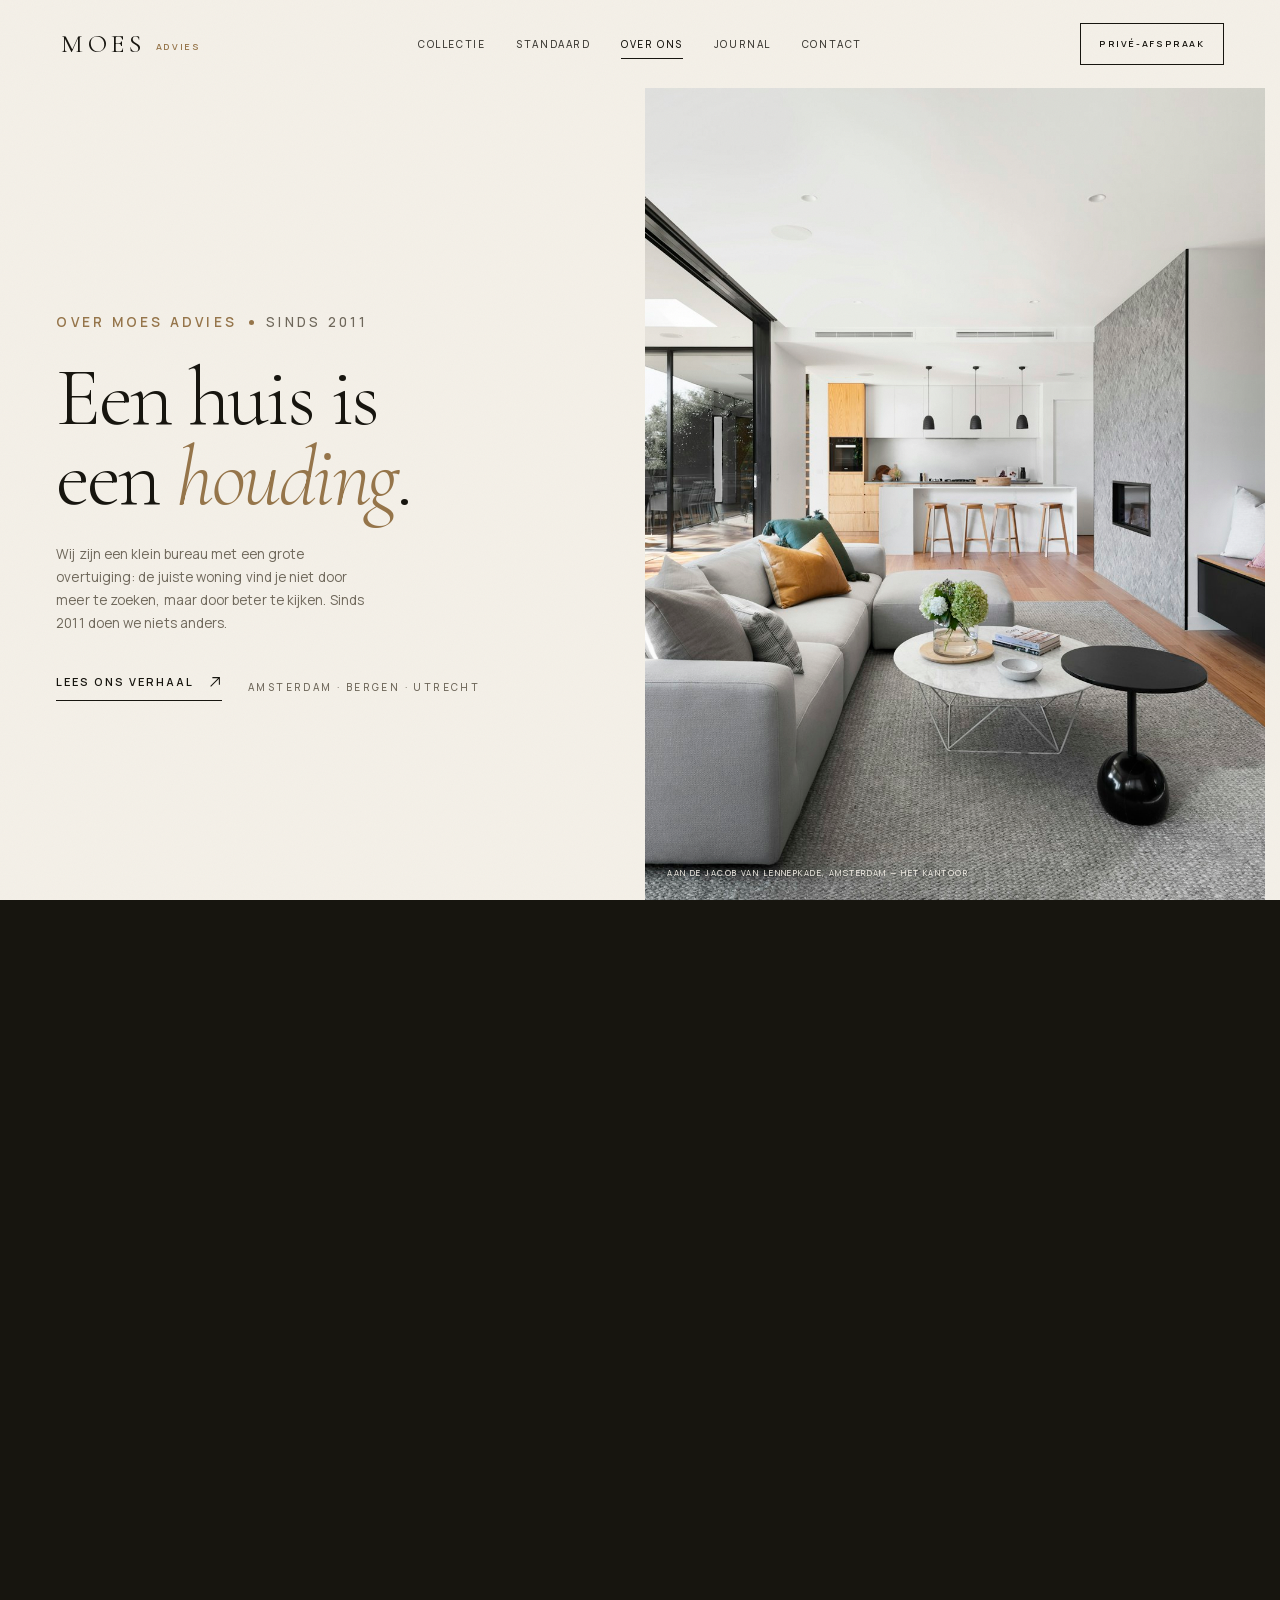
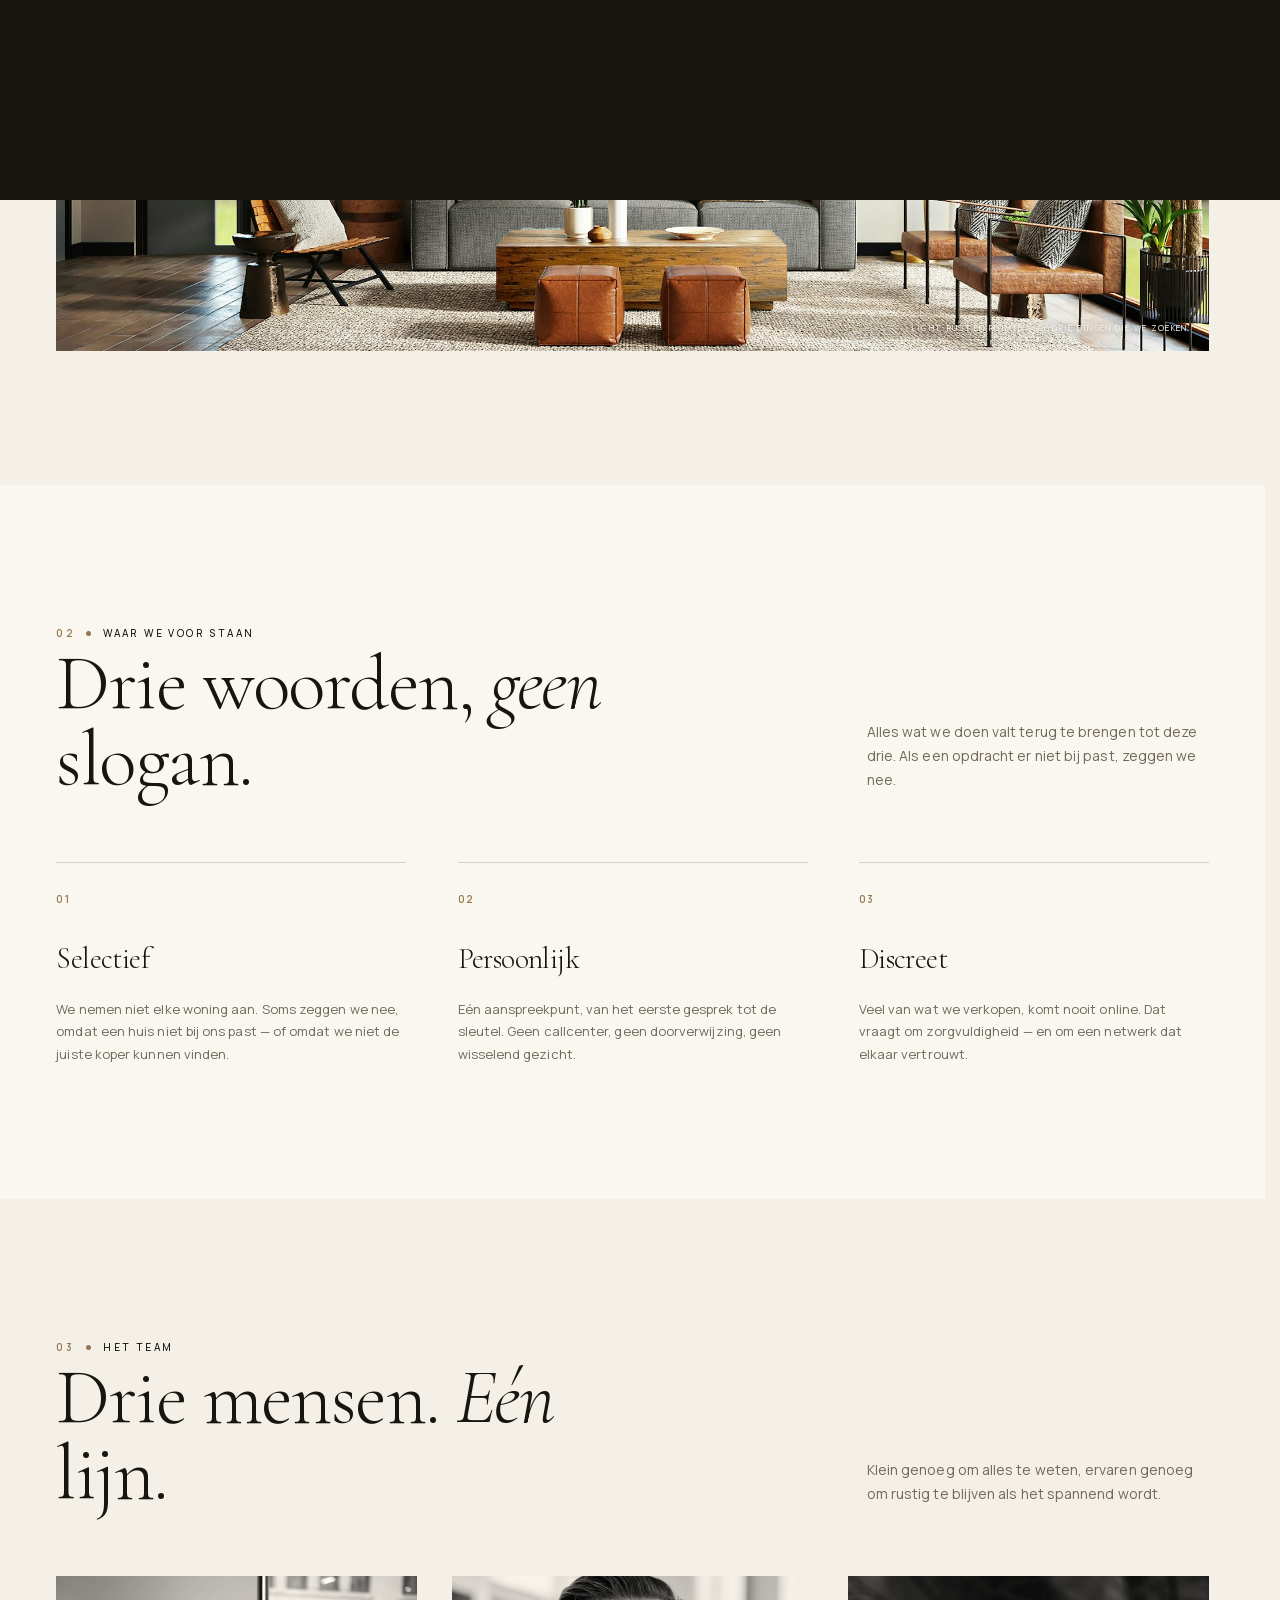
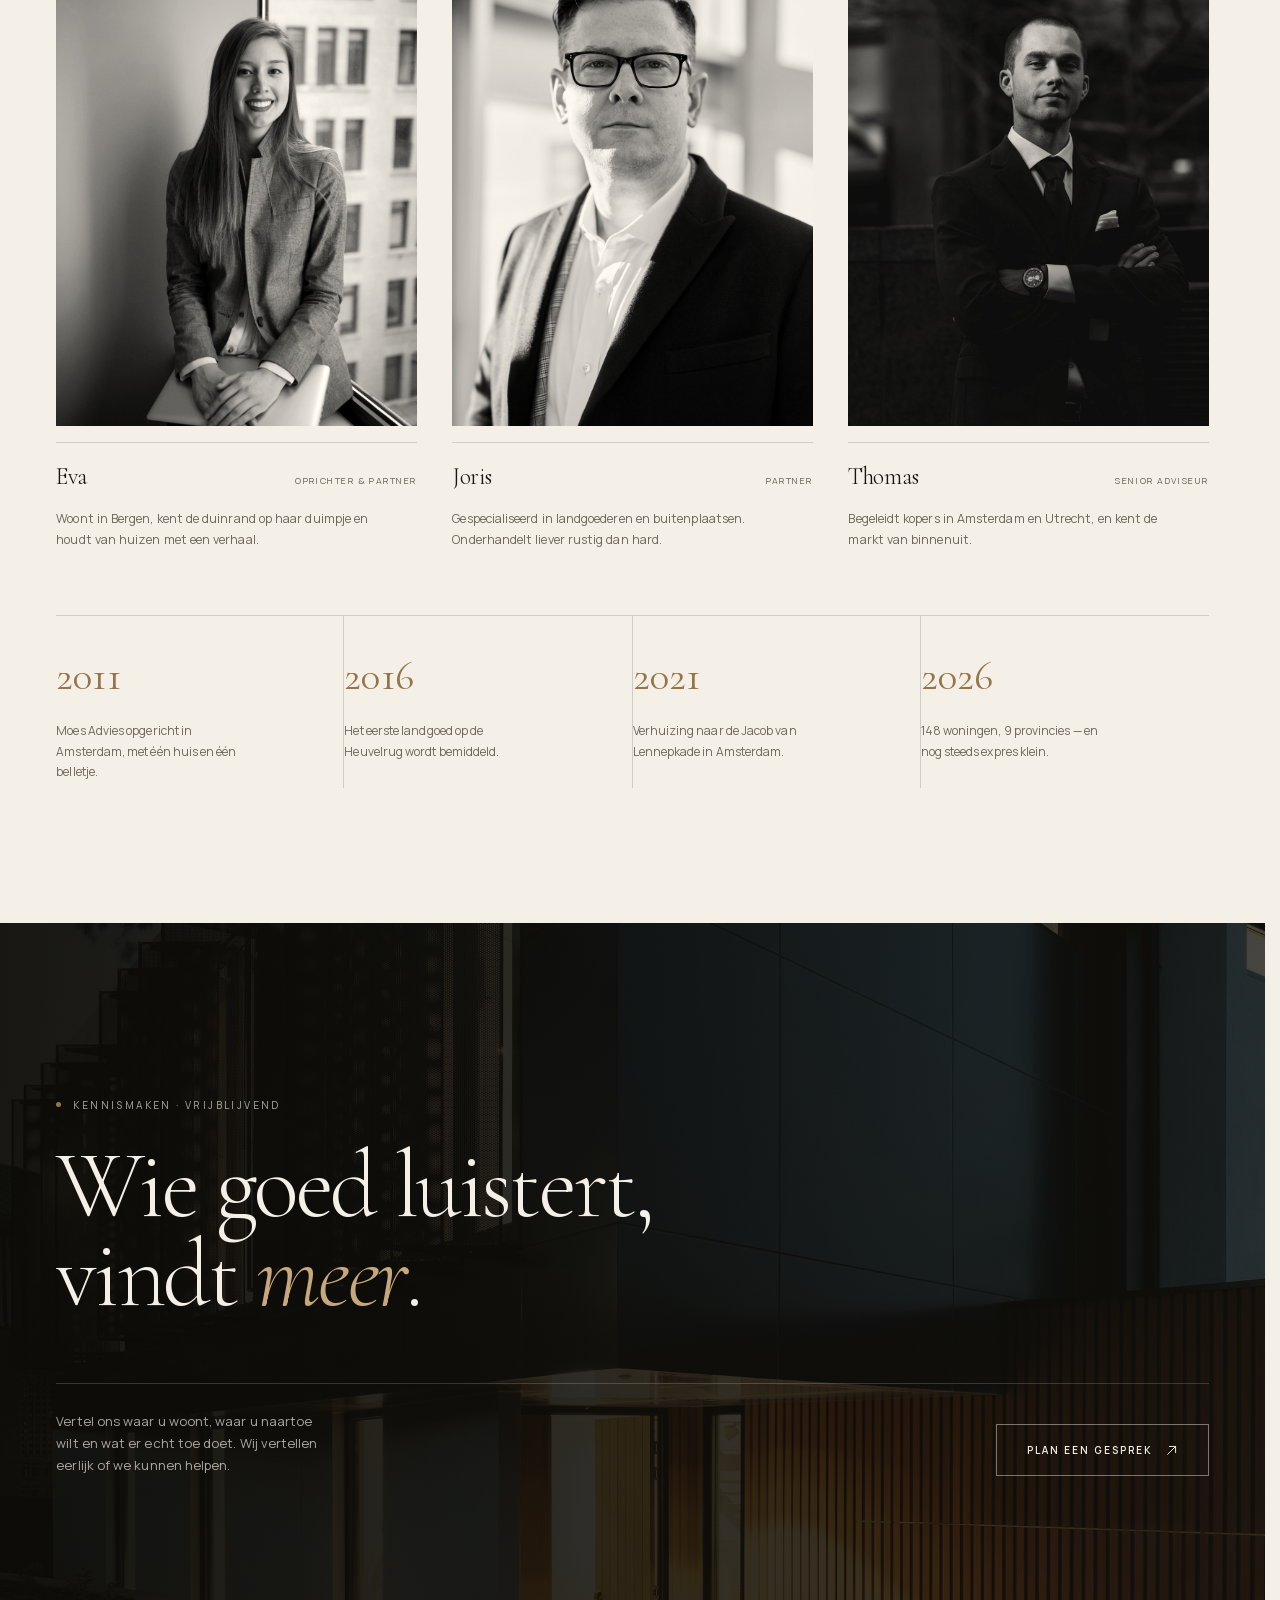
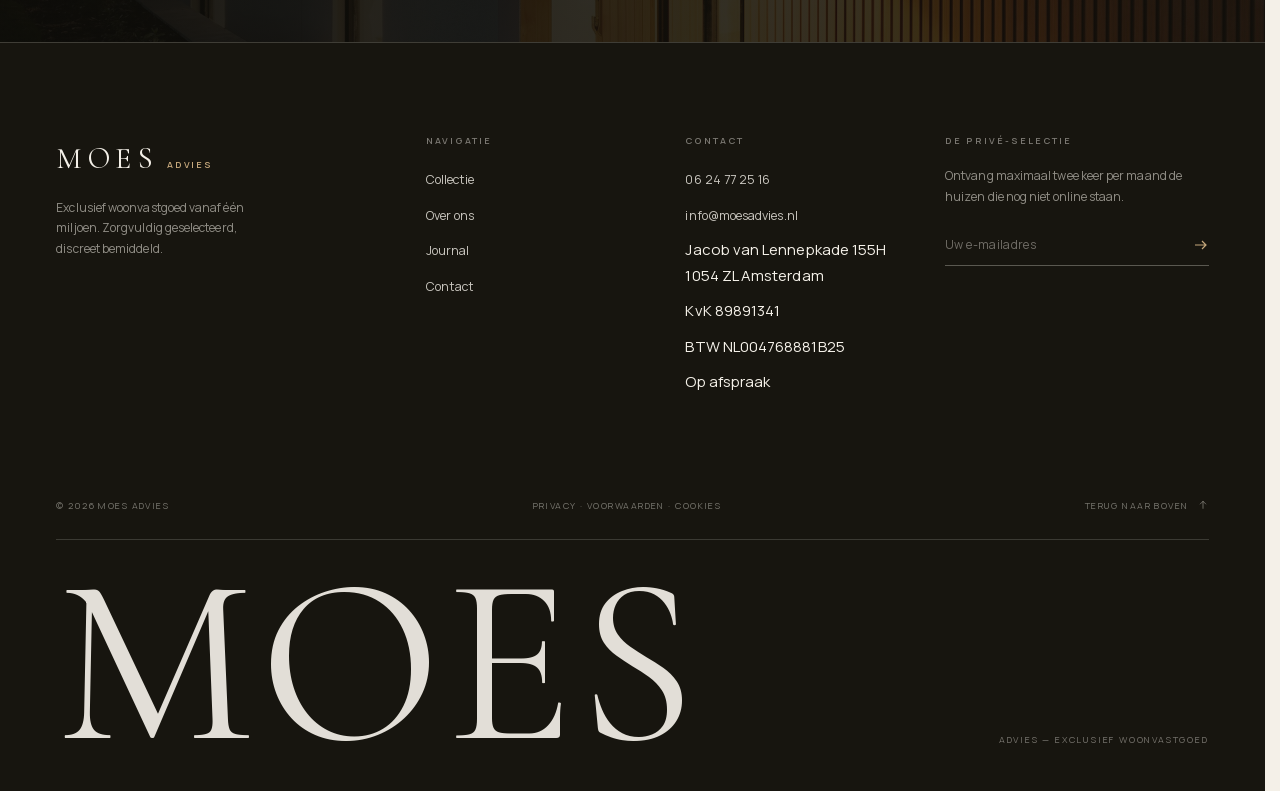
<file: over.html>
<!DOCTYPE html>
<html lang="nl">
<head>
  <meta charset="UTF-8">
  <meta name="viewport" content="width=device-width, initial-scale=1">
  <title>Over Moes Advies — een klein bureau met een grote overtuiging</title>
  <meta name="description" content="Sinds 2011 selecteert Moes Advies villa’s, penthouses en landgoederen vanaf één miljoen. Maak kennis met het team, de filosofie en de aanpak.">
  <meta property="og:title" content="Over Moes Advies — een klein bureau met een grote overtuiging">
  <meta property="og:description" content="Sinds 2011 selecteert Moes Advies villa’s, penthouses en landgoederen vanaf één miljoen. Maak kennis met het team, de filosofie en de aanpak.">
  <meta property="og:type" content="website">
  <meta property="og:image" content="assets/img/int-1.jpg">
  <meta name="theme-color" content="#17150f">
  <link rel="icon" href="assets/favicon.svg" type="image/svg+xml">
  <link rel="stylesheet" href="css/style.css">
  <script>document.documentElement.classList.add('js');try{if(sessionStorage.getItem('moes-nav')==='1'){document.documentElement.classList.add('veil-on','skip-preloader');sessionStorage.removeItem('moes-nav');}}catch(e){}</script>
</head>
<body>
  <a class="skip-link" href="#main">Naar de inhoud</a>
  <div class="page-veil" aria-hidden="true"></div>
  <div class="grain" aria-hidden="true"></div>
  <div class="cursor" aria-hidden="true"></div>
  <div class="cursor-ring" aria-hidden="true"><span class="cursor-ring__label">Bekijk</span></div>

  <header class="site-header" data-header>
    <div class="header__inner">
      <a class="brand" href="index.html" aria-label="MOES ADVIES — naar de homepage">MOES<span class="brand__sub">ADVIES</span></a>
      <nav class="nav" aria-label="Hoofdnavigatie">
        <a class="nav__link" href="collectie.html">Collectie</a>
        <a class="nav__link" href="index.html#standaard">Standaard</a>
        <a class="nav__link" href="over.html">Over ons</a>
        <a class="nav__link" href="journal.html">Journal</a>
        <a class="nav__link" href="contact.html">Contact</a>
      </nav>
      <div class="header__actions">
        <a class="header__cta" href="contact.html">Privé-afspraak</a>
        <button class="menu-toggle" data-menu-toggle aria-expanded="false" aria-controls="menu" aria-label="Menu openen"><i></i><i></i></button>
      </div>
    </div>
  </header>

  <div class="menu" id="menu" data-menu aria-hidden="true">
    <div class="menu__inner container">
      <nav class="menu__nav" aria-label="Menu">
        <a class="menu__link" href="collectie.html"><span>01</span>Collectie</a>
        <a class="menu__link" href="index.html#standaard"><span>02</span>Standaard</a>
        <a class="menu__link" href="over.html"><span>03</span>Over ons</a>
        <a class="menu__link" href="journal.html"><span>04</span>Journal</a>
        <a class="menu__link" href="contact.html"><span>05</span>Contact</a>
      </nav>
      <div class="menu__aside">
        <figure><img src="assets/img/int-3.jpg" alt="Licht interieur met designmeubelen" loading="lazy"></figure>
        <p>Liever eerst even praten? We nemen de tijd voor een persoonlijke kennismaking, op ons kantoor of bij u thuis.</p>
        <a class="link-arrow link-arrow--light" href="contact.html">Plan een afspraak
          <svg viewBox="0 0 16 16" fill="none" aria-hidden="true"><path d="M3 13L13 3M5 3h8v8" stroke="currentColor" stroke-width="1.2"/></svg>
        </a>
      </div>
    </div>
    <div class="menu__foot container">
      <span>Amsterdam · Bergen · Utrecht</span>
      <a href="tel:+31624772516">06 24 77 25 16</a>
      <span>Est. 2011</span>
    </div>
  </div>

  <main id="main">
    <section class="over-hero">
      <div class="over-hero__grid">
        <div class="over-hero__text">
          <p class="eyebrow"><span class="eyebrow__num">Over Moes Advies</span><span class="eyebrow__dot"></span>Sinds 2011</p>
          <h1 class="over-hero__title">Een huis is een <em>houding</em>.</h1>
          <p>Wij zijn een klein bureau met een grote overtuiging: de juiste woning vind je niet door meer te zoeken, maar door beter te kijken. Sinds 2011 doen we niets anders.</p>
          <div class="over-hero__foot">
            <a class="link-arrow" href="#verhaal">Lees ons verhaal <svg viewBox="0 0 16 16" fill="none" aria-hidden="true"><path d="M3 13L13 3M5 3h8v8" stroke="currentColor" stroke-width="1.2"/></svg></a>
            <span class="eyebrow eyebrow--muted">Amsterdam · Bergen · Utrecht</span>
          </div>
        </div>
        <div class="over-hero__media" data-reveal="image">
          <img src="assets/img/int-1.jpg" alt="Warm interieur met hout en natuurlijk licht" fetchpriority="high">
          <span class="over-hero__caption">Aan de Jacob van Lennepkade, Amsterdam — het kantoor</span>
        </div>
      </div>
    </section>

    <section class="section story" id="verhaal">
      <div class="container">
        <div class="story__grid">
          <div>
            <p class="eyebrow" data-reveal="up"><span class="eyebrow__num">01</span><span class="eyebrow__dot"></span>Ons verhaal</p>
            <h2 data-reveal="up">Begonnen met één huis en een goed gesprek.</h2>
          </div>
          <div class="story__text" data-reveal="up" data-reveal-delay="1">
            <p>In 2011 verkochten Eva en Joris hun eerste villa aan de rand van Bergen. Geen bord in de tuin, geen advertentie — alleen een belletje naar iemand die al jaren naar dat huis keek.</p>
            <p>Die aanpak is nooit veranderd. We werken met een kleine collectie, kennen elke koper en verkoper persoonlijk en zijn liever een maand te vroeg dan een dag te laat. Ondertussen bemiddelden we 148 woningen, van duinvilla’s tot landgoederen op de Heuvelrug.</p>
            <p>Ons kantoor zit aan de Jacob van Lennepkade in Amsterdam, op loopafstand van het Vondelpark. Er is altijd koffie, vaak een goed gesprek, en nooit haast. Wie binnenloopt met een vraag, gaat naar buiten met een idee.</p>
          </div>
        </div>
        <figure class="story__image" data-reveal="fade">
          <img src="assets/img/int-5.jpg" alt="Ruime woonkamer die overgaat in de tuin" loading="lazy">
          <figcaption>Licht, rust en ruimte — de drie dingen die we zoeken.</figcaption>
        </figure>
      </div>
    </section>

    <section class="section values">
      <div class="container">
        <div class="section-head">
          <div>
            <p class="eyebrow"><span class="eyebrow__num">02</span><span class="eyebrow__dot"></span>Waar we voor staan</p>
            <h2 class="section-head__title display-lg" data-reveal="up">Drie woorden, <em>geen</em> slogan.</h2>
          </div>
          <div class="section-head__aside" data-reveal="up" data-reveal-delay="1">
            <p>Alles wat we doen valt terug te brengen tot deze drie. Als een opdracht er niet bij past, zeggen we nee.</p>
          </div>
        </div>
        <div class="values__grid">
          <div class="value" data-reveal="up">
            <span class="value__num">01</span>
            <h3>Selectief</h3>
            <p>We nemen niet elke woning aan. Soms zeggen we nee, omdat een huis niet bij ons past — of omdat we niet de juiste koper kunnen vinden.</p>
          </div>
          <div class="value" data-reveal="up" data-reveal-delay="1">
            <span class="value__num">02</span>
            <h3>Persoonlijk</h3>
            <p>Eén aanspreekpunt, van het eerste gesprek tot de sleutel. Geen callcenter, geen doorverwijzing, geen wisselend gezicht.</p>
          </div>
          <div class="value" data-reveal="up" data-reveal-delay="2">
            <span class="value__num">03</span>
            <h3>Discreet</h3>
            <p>Veel van wat we verkopen, komt nooit online. Dat vraagt om zorgvuldigheid — en om een netwerk dat elkaar vertrouwt.</p>
          </div>
        </div>
      </div>
    </section>

    <section class="section">
      <div class="container">
        <div class="section-head">
          <div>
            <p class="eyebrow"><span class="eyebrow__num">03</span><span class="eyebrow__dot"></span>Het team</p>
            <h2 class="section-head__title display-lg" data-reveal="up">Drie mensen. <em>Eén</em> lijn.</h2>
          </div>
          <div class="section-head__aside" data-reveal="up" data-reveal-delay="1">
            <p>Klein genoeg om alles te weten, ervaren genoeg om rustig te blijven als het spannend wordt.</p>
          </div>
        </div>
        <div class="team__grid">
          <article class="person" data-reveal="up">
            <div class="person__media"><img src="assets/img/team-2.jpg" alt="Portret van Eva" loading="lazy"></div>
            <div class="person__meta"><h3 class="person__name">Eva</h3><span class="person__role">Oprichter &amp; partner</span></div>
            <p class="post__excerpt">Woont in Bergen, kent de duinrand op haar duimpje en houdt van huizen met een verhaal.</p>
          </article>
          <article class="person" data-reveal="up" data-reveal-delay="1">
            <div class="person__media"><img src="assets/img/team-1.jpg" alt="Portret van Joris" loading="lazy"></div>
            <div class="person__meta"><h3 class="person__name">Joris</h3><span class="person__role">Partner</span></div>
            <p class="post__excerpt">Gespecialiseerd in landgoederen en buitenplaatsen. Onderhandelt liever rustig dan hard.</p>
          </article>
          <article class="person" data-reveal="up" data-reveal-delay="2">
            <div class="person__media"><img src="assets/img/team-3.jpg" alt="Portret van Thomas" loading="lazy"></div>
            <div class="person__meta"><h3 class="person__name">Thomas</h3><span class="person__role">Senior adviseur</span></div>
            <p class="post__excerpt">Begeleidt kopers in Amsterdam en Utrecht, en kent de markt van binnenuit.</p>
          </article>
        </div>

        <div class="timeline">
          <div class="timeline__grid">
            <div class="timeline__item" data-reveal="up">
              <div class="timeline__year">2011</div>
              <p>Moes Advies opgericht in Amsterdam, met één huis en één belletje.</p>
            </div>
            <div class="timeline__item" data-reveal="up" data-reveal-delay="1">
              <div class="timeline__year">2016</div>
              <p>Het eerste landgoed op de Heuvelrug wordt bemiddeld.</p>
            </div>
            <div class="timeline__item" data-reveal="up" data-reveal-delay="2">
              <div class="timeline__year">2021</div>
              <p>Verhuizing naar de Jacob van Lennepkade in Amsterdam.</p>
            </div>
            <div class="timeline__item" data-reveal="up" data-reveal-delay="3">
              <div class="timeline__year">2026</div>
              <p>148 woningen, 9 provincies — en nog steeds expres klein.</p>
            </div>
          </div>
        </div>
      </div>
    </section>

    <section class="cta">
      <div class="cta__bg" aria-hidden="true"><img src="assets/img/detail.jpg" alt="" loading="lazy"></div>
      <div class="container cta__inner">
        <p class="eyebrow cta__eyebrow"><span class="eyebrow__dot"></span>Kennismaken · vrijblijvend</p>
        <h2 class="cta__title" data-reveal="up">Wie goed luistert, vindt <em>meer</em>.</h2>
        <div class="cta__row">
          <p>Vertel ons waar u woont, waar u naartoe wilt en wat er echt toe doet. Wij vertellen eerlijk of we kunnen helpen.</p>
          <a class="btn btn--light" href="contact.html" data-magnetic><span>Plan een gesprek <svg viewBox="0 0 16 16" fill="none" aria-hidden="true"><path d="M3 13L13 3M5 3h8v8" stroke="currentColor" stroke-width="1.2"/></svg></span></a>
        </div>
      </div>
    </section>
  </main>

  <footer class="site-footer">
    <div class="container">
      <div class="footer__top">
        <div>
          <div class="footer__brand">MOES<span>ADVIES</span></div>
          <p class="footer__tag">Exclusief woonvastgoed vanaf één miljoen. Zorgvuldig geselecteerd, discreet bemiddeld.</p>
        </div>
        <div class="footer__col">
          <h4>Navigatie</h4>
          <ul>
            <li><a href="collectie.html">Collectie</a></li>
            <li><a href="over.html">Over ons</a></li>
            <li><a href="journal.html">Journal</a></li>
            <li><a href="contact.html">Contact</a></li>
          </ul>
        </div>
        <div class="footer__col">
          <h4>Contact</h4>
          <ul>
            <li><a href="tel:+31624772516">06 24 77 25 16</a></li>
            <li><a href="mailto:info@moesadvies.nl">info@moesadvies.nl</a></li>
            <li>Jacob van Lennepkade 155H<br>1054 ZL Amsterdam</li>
            <li>KvK 89891341</li>
            <li>BTW NL004768881B25</li>
            <li>Op afspraak</li>
          </ul>
        </div>
        <div class="footer__news">
          <h4>De privé-selectie</h4>
          <p>Ontvang maximaal twee keer per maand de huizen die nog niet online staan.</p>
          <form class="newsletter" data-newsletter>
            <input type="email" name="email" placeholder="Uw e-mailadres" aria-label="Uw e-mailadres" required>
            <button type="submit" aria-label="Aanmelden">
              <svg viewBox="0 0 16 16" fill="none" aria-hidden="true"><path d="M2 8h11M9 4l4 4-4 4" stroke="currentColor" stroke-width="1.2"/></svg>
            </button>
          </form>
          <div class="newsletter__msg" data-newsletter-msg aria-live="polite"></div>
        </div>
      </div>
      <div class="footer__bottom">
        <span>© <span data-year>2026</span> Moes Advies</span>
        <span><a href="juridisch.html#privacy">Privacy</a> · <a href="juridisch.html#voorwaarden">Voorwaarden</a> · <a href="juridisch.html#cookies">Cookies</a></span>
        <a class="footer__toplink" href="#main" data-top>Terug naar boven
          <svg viewBox="0 0 16 16" fill="none" aria-hidden="true"><path d="M8 13V3M4 7l4-4 4 4" stroke="currentColor" stroke-width="1.2"/></svg>
        </a>
      </div>
      <div class="footer__word" aria-hidden="true">MOES<small>ADVIES — EXCLUSIEF WOONVASTGOED</small></div>
    </div>
  </footer>
  <script src="js/main.js" defer></script>
</body>
</html>
</file>
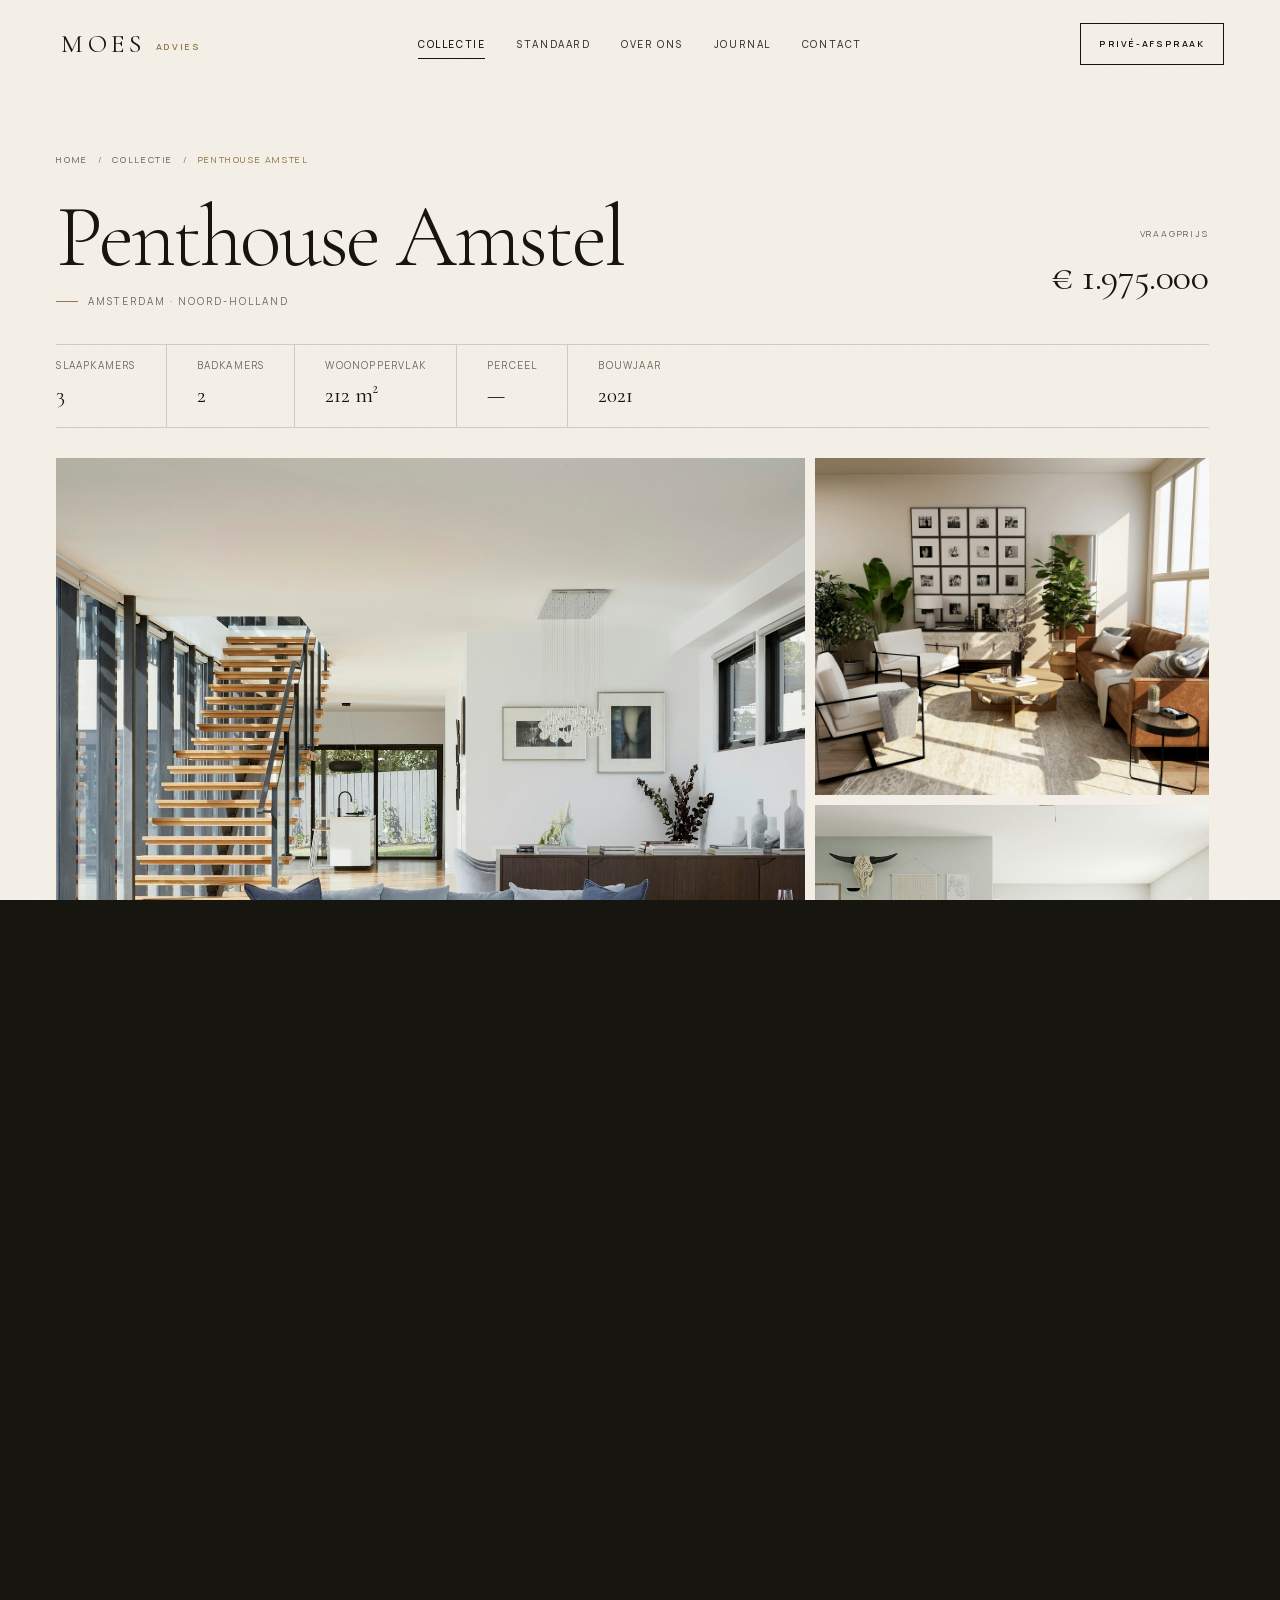
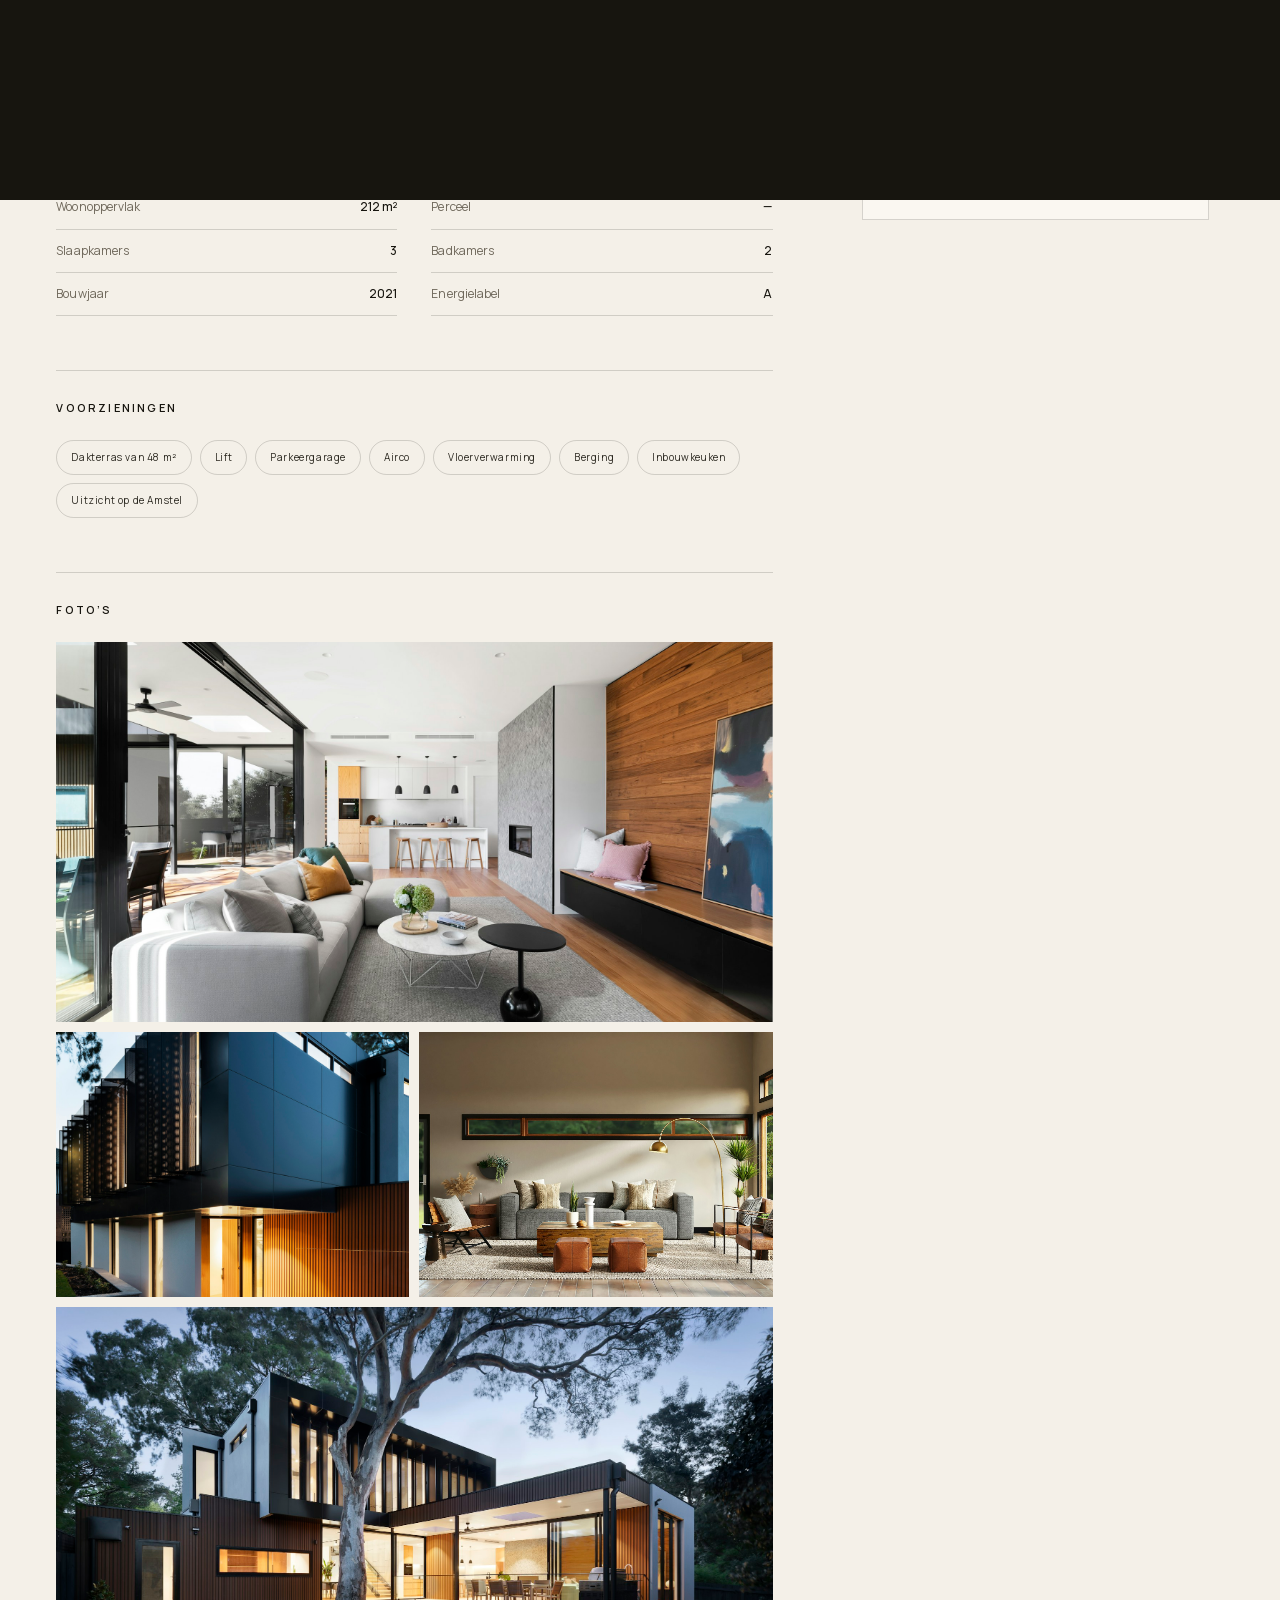
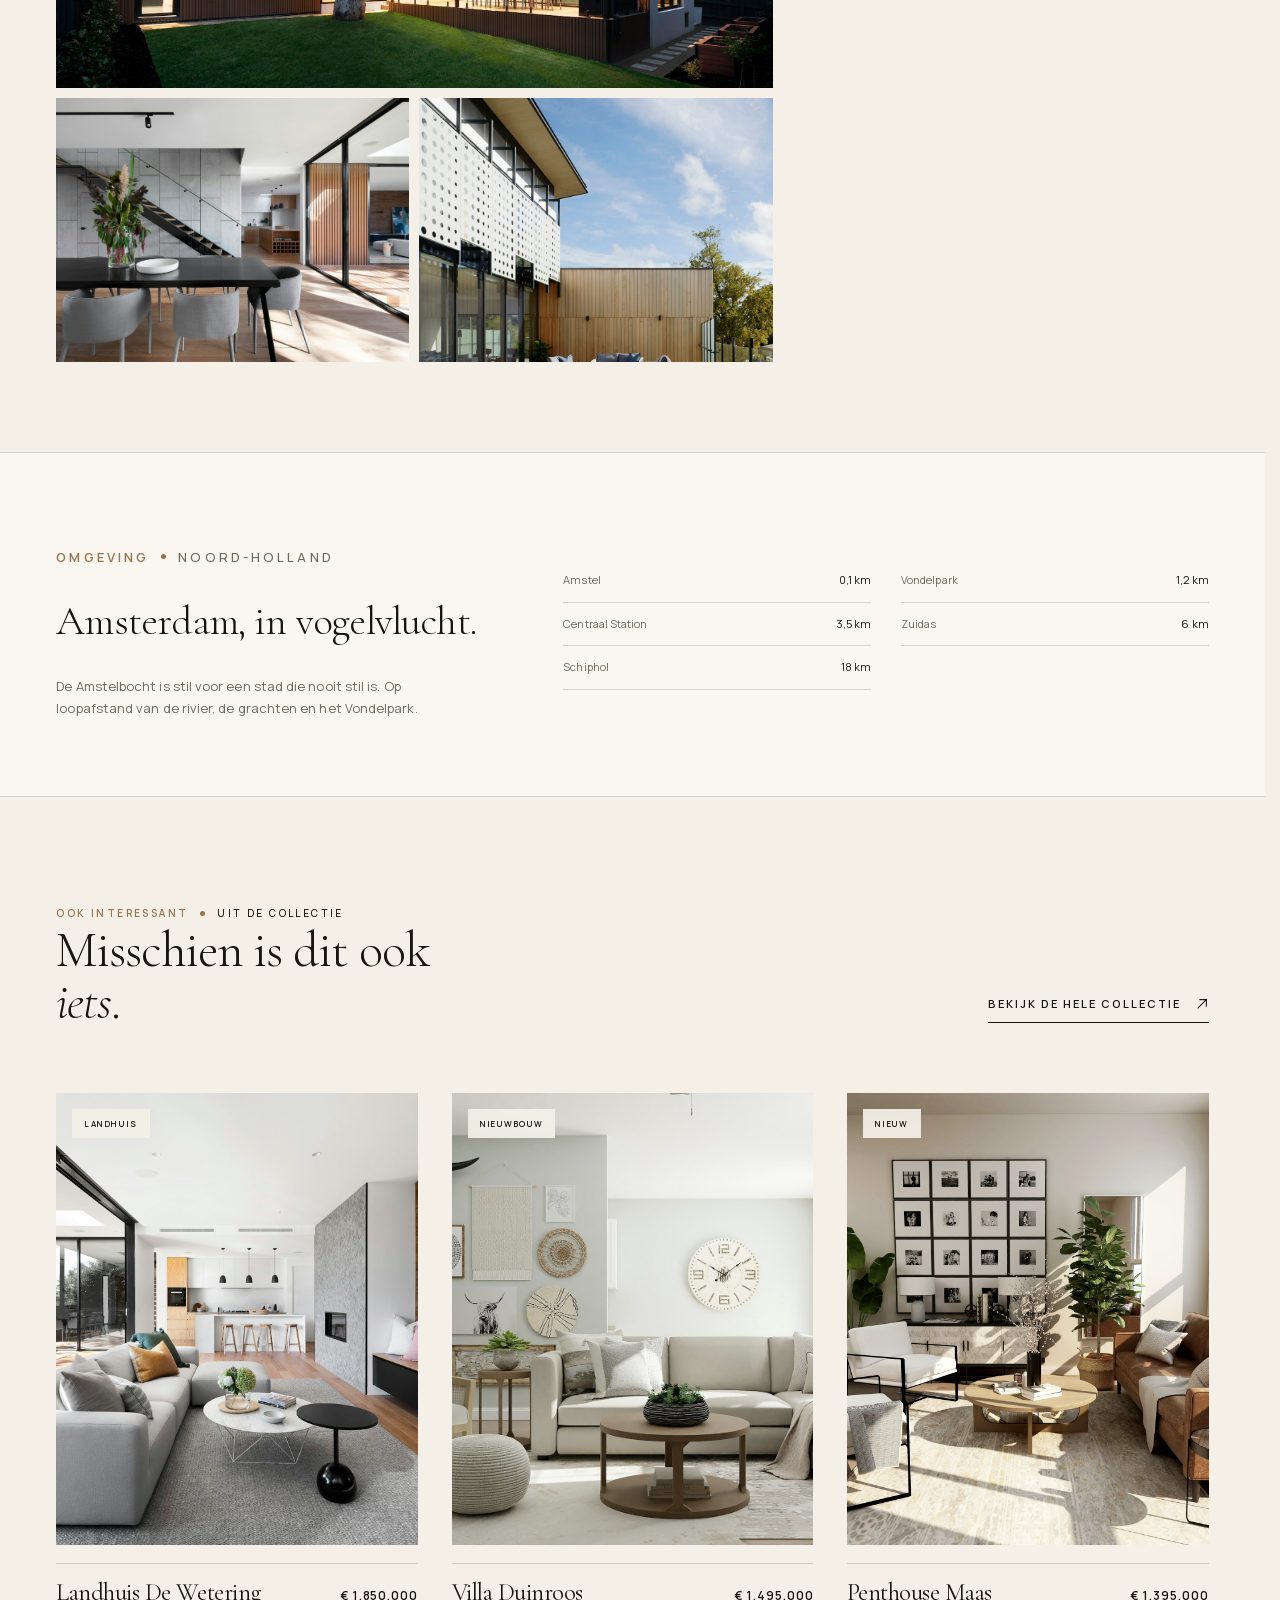
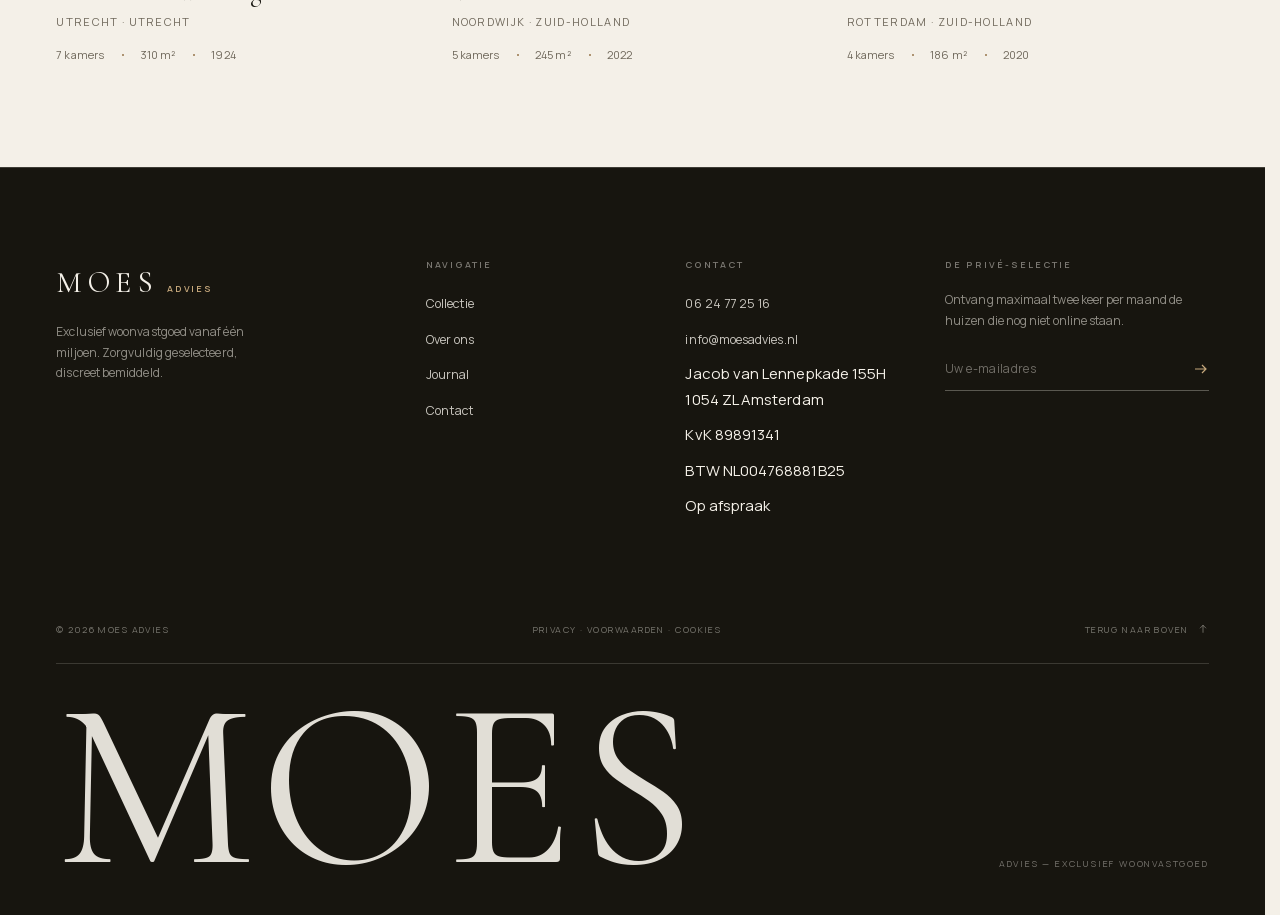
<file: penthouse-amstel.html>
<!DOCTYPE html>
<html lang="nl">
<head>
  <meta charset="UTF-8">
  <meta name="viewport" content="width=device-width, initial-scale=1">
  <title>Penthouse Amstel — Amsterdam | Moes Advies</title>
  <meta name="description" content="Penthouse Amstel in Amsterdam: 212 m², 3 slaapkamers en 2 badkamers. Vraagprijs € 1.975.000. Bekijk de presentatie bij Moes Advies.">
  <meta property="og:title" content="Penthouse Amstel — Amsterdam | Moes Advies">
  <meta property="og:description" content="Penthouse Amstel in Amsterdam: 212 m², 3 slaapkamers en 2 badkamers. Vraagprijs € 1.975.000. Bekijk de presentatie bij Moes Advies.">
  <meta property="og:type" content="website">
  <meta property="og:image" content="assets/img/int-2">
  <meta name="theme-color" content="#17150f">
  <link rel="icon" href="assets/favicon.svg" type="image/svg+xml">
  <link rel="stylesheet" href="css/style.css">
  <script>document.documentElement.classList.add('js');try{if(sessionStorage.getItem('moes-nav')==='1'){document.documentElement.classList.add('veil-on','skip-preloader');sessionStorage.removeItem('moes-nav');}}catch(e){}</script>
</head>
<body>
  <a class="skip-link" href="#main">Naar de inhoud</a>
  <div class="page-veil" aria-hidden="true"></div>
  <div class="grain" aria-hidden="true"></div>
  <div class="cursor" aria-hidden="true"></div>
  <div class="cursor-ring" aria-hidden="true"><span class="cursor-ring__label">Bekijk</span></div>

  <header class="site-header" data-header>
    <div class="header__inner">
      <a class="brand" href="index.html" aria-label="MOES ADVIES — naar de homepage">MOES<span class="brand__sub">ADVIES</span></a>
      <nav class="nav" aria-label="Hoofdnavigatie">
        <a class="nav__link" href="collectie.html">Collectie</a>
        <a class="nav__link" href="index.html#standaard">Standaard</a>
        <a class="nav__link" href="over.html">Over ons</a>
        <a class="nav__link" href="journal.html">Journal</a>
        <a class="nav__link" href="contact.html">Contact</a>
      </nav>
      <div class="header__actions">
        <a class="header__cta" href="contact.html">Privé-afspraak</a>
        <button class="menu-toggle" data-menu-toggle aria-expanded="false" aria-controls="menu" aria-label="Menu openen"><i></i><i></i></button>
      </div>
    </div>
  </header>

  <div class="menu" id="menu" data-menu aria-hidden="true">
    <div class="menu__inner container">
      <nav class="menu__nav" aria-label="Menu">
        <a class="menu__link" href="collectie.html"><span>01</span>Collectie</a>
        <a class="menu__link" href="index.html#standaard"><span>02</span>Standaard</a>
        <a class="menu__link" href="over.html"><span>03</span>Over ons</a>
        <a class="menu__link" href="journal.html"><span>04</span>Journal</a>
        <a class="menu__link" href="contact.html"><span>05</span>Contact</a>
      </nav>
      <div class="menu__aside">
        <figure><img src="assets/img/int-3.jpg" alt="Licht interieur met designmeubelen" loading="lazy"></figure>
        <p>Liever eerst even praten? We nemen de tijd voor een persoonlijke kennismaking, op ons kantoor of bij u thuis.</p>
        <a class="link-arrow link-arrow--light" href="contact.html">Plan een afspraak
          <svg viewBox="0 0 16 16" fill="none" aria-hidden="true"><path d="M3 13L13 3M5 3h8v8" stroke="currentColor" stroke-width="1.2"/></svg>
        </a>
      </div>
    </div>
    <div class="menu__foot container">
      <span>Amsterdam · Bergen · Utrecht</span>
      <a href="tel:+31624772516">06 24 77 25 16</a>
      <span>Est. 2011</span>
    </div>
  </div>

  <main id="main">
    <section class="property-head">
      <div class="container">
        <nav class="breadcrumb" aria-label="Kruimelpad">
          <a href="index.html">Home</a><span aria-hidden="true">/</span>
          <a href="collectie.html">Collectie</a><span aria-hidden="true">/</span>
          <span>Penthouse Amstel</span>
        </nav>
        <div class="property-head__main">
          <div>
            <h1>Penthouse Amstel</h1>
            <p class="property-head__place">Amsterdam · Noord-Holland</p>
          </div>
          <div class="property-head__price">
            <span>Vraagprijs</span>
            <strong>€ 1.975.000</strong>
          </div>
        </div>
        <div class="property-head__meta">
          <div>Slaapkamers<strong>3</strong></div>
          <div>Badkamers<strong>2</strong></div>
          <div>Woonoppervlak<strong>212 m²</strong></div>
          <div>Perceel<strong>—</strong></div>
          <div>Bouwjaar<strong>2021</strong></div>
        </div>
      </div>
    </section>

    <div class="container">
      <div class="property-gallery">
        <figure data-lightbox data-caption="Penthouse Amstel — sfeerbeeld 1" tabindex="0" role="button" aria-label="Vergroot foto">
          <img src="assets/img/int-2.jpg" alt="Penthouse Amstel in Amsterdam" fetchpriority="high">
          <span class="property-gallery__count">
            <svg viewBox="0 0 16 16" fill="none" aria-hidden="true"><rect x="2" y="3" width="12" height="10" stroke="currentColor"/><path d="M2 11l4-3 3 2 2-1 3 3" stroke="currentColor"/></svg>
            9 foto’s
          </span>
        </figure>
        <figure data-lightbox data-caption="Penthouse Amstel — sfeerbeeld 2" tabindex="0" role="button" aria-label="Vergroot foto">
          <img src="assets/img/int-3.jpg" alt="Penthouse Amstel, sfeerbeeld 2" loading="lazy">
        </figure>
        <figure data-lightbox data-caption="Penthouse Amstel — sfeerbeeld 3" tabindex="0" role="button" aria-label="Vergroot foto">
          <img src="assets/img/int-6.jpg" alt="Penthouse Amstel, sfeerbeeld 3" loading="lazy">
        </figure>
      </div>
    </div>

    <section class="property-body container">
      <div class="property-body__main">
        <p class="eyebrow"><span class="eyebrow__num">Presentatie</span><span class="eyebrow__dot"></span>Penthouse · Amsterdam</p>
        <h2>Twee verdiepingen, één panoramisch uitzicht.</h2>
        <p class="property-body__intro">Boven de bocht van de Amstel, op de tiende en elfde verdieping van een kleinschalig gebouw uit 2021, ligt een penthouse dat de stad binnenhaalt zonder de drukte.</p>
        <p class="property-body__text">De woonkamer is rondom beglaasd en opent via schuifpuien naar een dakterras van 48 m² op het zuidwesten. De keuken is van een Italiaans merk, de afwerking naturel eiken en kwartsiet.</p>
        <p class="property-body__text">Twee parkeerplaatsen in de ondergrondse garage en een berging zijn inbegrepen. De Vondelparkbuurt ligt op loopafstand; de ring is binnen vijf minuten.</p>

        <div class="feature-block">
          <h3>Kenmerken</h3>
          <ul class="feature-list">
            <li><span>Woonoppervlak</span><span>212 m²</span></li>
            <li><span>Perceel</span><span>—</span></li>
            <li><span>Slaapkamers</span><span>3</span></li>
            <li><span>Badkamers</span><span>2</span></li>
            <li><span>Bouwjaar</span><span>2021</span></li>
            <li><span>Energielabel</span><span>A</span></li>
          </ul>
        </div>

        <div class="feature-block">
          <h3>Voorzieningen</h3>
          <ul class="amenities">
              <li>Dakterras van 48 m²</li>
              <li>Lift</li>
              <li>Parkeergarage</li>
              <li>Airco</li>
              <li>Vloerverwarming</li>
              <li>Berging</li>
              <li>Inbouwkeuken</li>
              <li>Uitzicht op de Amstel</li>
          </ul>
        </div>

        <div class="feature-block">
          <h3>Foto’s</h3>
          <div class="property-gallery-grid">
            <figure data-lightbox data-caption="Penthouse Amstel — sfeerbeeld 4" tabindex="0" role="button" aria-label="Vergroot foto: sfeerbeeld 4">
              <img src="assets/img/int-1.jpg" alt="Penthouse Amstel, sfeerbeeld 4" loading="lazy">
            </figure>
            <figure data-lightbox data-caption="Penthouse Amstel — sfeerbeeld 5" tabindex="0" role="button" aria-label="Vergroot foto: sfeerbeeld 5">
              <img src="assets/img/detail.jpg" alt="Penthouse Amstel, sfeerbeeld 5" loading="lazy">
            </figure>
            <figure data-lightbox data-caption="Penthouse Amstel — sfeerbeeld 6" tabindex="0" role="button" aria-label="Vergroot foto: sfeerbeeld 6">
              <img src="assets/img/int-5.jpg" alt="Penthouse Amstel, sfeerbeeld 6" loading="lazy">
            </figure>
            <figure data-lightbox data-caption="Penthouse Amstel — sfeerbeeld 7" tabindex="0" role="button" aria-label="Vergroot foto: sfeerbeeld 7">
              <img src="assets/img/hero.jpg" alt="Penthouse Amstel, sfeerbeeld 7" loading="lazy">
            </figure>
            <figure data-lightbox data-caption="Penthouse Amstel — sfeerbeeld 8" tabindex="0" role="button" aria-label="Vergroot foto: sfeerbeeld 8">
              <img src="assets/img/villa-6.jpg" alt="Penthouse Amstel, sfeerbeeld 8" loading="lazy">
            </figure>
            <figure data-lightbox data-caption="Penthouse Amstel — sfeerbeeld 9" tabindex="0" role="button" aria-label="Vergroot foto: sfeerbeeld 9">
              <img src="assets/img/int-4.jpg" alt="Penthouse Amstel, sfeerbeeld 9" loading="lazy">
            </figure>
          </div>
        </div>
      </div>

      <aside>
        <div class="aside-card">
          <span class="aside-card__label">Vraagprijs</span>
          <p class="aside-card__price">€ 1.975.000</p>
          <span class="aside-card__status">Nieuw in collectie</span>
          <a class="btn btn--block" href="contact.html" data-magnetic><span>Plan een bezichtiging <svg viewBox="0 0 16 16" fill="none" aria-hidden="true"><path d="M3 13L13 3M5 3h8v8" stroke="currentColor" stroke-width="1.2"/></svg></span></a>
          <div class="aside-card__agent">
            <img src="assets/img/team-3.jpg" alt="Portret van Thomas">
            <div><strong>Thomas</strong><small>Senior adviseur</small></div>
          </div>
          <ul class="aside-card__list">
            <li><span>Objectnummer</span><strong>M-2606</strong></li>
            <li><span>Woonoppervlak</span><strong>212 m²</strong></li>
            <li><span>Perceel</span><strong>—</strong></li>
            <li><span>Bouwjaar</span><strong>2021</strong></li>
            <li><span>Status</span><strong>Nieuw in collectie</strong></li>
          </ul>
          <p class="aside-card__note">Bezichtigingen op afspraak, ook ’s avonds en in het weekend. Vertrouwelijk en zonder verplichtingen.</p>
        </div>
      </aside>
    </section>

    <section class="location-band">
      <div class="container location-band__grid">
        <div data-reveal="up">
          <p class="eyebrow"><span class="eyebrow__num">Omgeving</span><span class="eyebrow__dot"></span>Noord-Holland</p>
          <h2>Amsterdam, in vogelvlucht.</h2>
          <p>De Amstelbocht is stil voor een stad die nooit stil is. Op loopafstand van de rivier, de grachten en het Vondelpark.</p>
        </div>
        <ul class="location-list" data-reveal="up" data-reveal-delay="1">
          <li><span>Amstel</span><span>0,1 km</span></li>
              <li><span>Vondelpark</span><span>1,2 km</span></li>
              <li><span>Centraal Station</span><span>3,5 km</span></li>
              <li><span>Zuidas</span><span>6 km</span></li>
              <li><span>Schiphol</span><span>18 km</span></li>
        </ul>
      </div>
    </section>

    <section class="similar">
      <div class="container">
        <div class="section-head">
          <div>
            <p class="eyebrow"><span class="eyebrow__num">Ook interessant</span><span class="eyebrow__dot"></span>Uit de collectie</p>
            <h2 class="section-head__title display-md" data-reveal="up">Misschien is dit ook <em>iets</em>.</h2>
          </div>
          <div class="section-head__aside">
            <a class="link-arrow" href="collectie.html">Bekijk de hele collectie <svg viewBox="0 0 16 16" fill="none" aria-hidden="true"><path d="M3 13L13 3M5 3h8v8" stroke="currentColor" stroke-width="1.2"/></svg></a>
          </div>
        </div>
        <div class="collection__grid">
          <a class="prop prop--portrait" href="landhuis-de-wetering.html" data-type="landhuis" data-region="utrecht" data-reveal="up" data-reveal-delay="0" data-cursor="Bekijk">
            <div class="prop__media">
              <span class="prop__tag">Landhuis</span>
              <img src="assets/img/int-1.jpg" alt="Landhuis De Wetering in Utrecht" loading="lazy">
              <span class="prop__view">Bekijk <svg viewBox="0 0 16 16" fill="none" aria-hidden="true"><path d="M3 13L13 3M5 3h8v8" stroke="currentColor" stroke-width="1.2"/></svg></span>
            </div>
            <div class="prop__body">
              <div class="prop__row">
                <h3 class="prop__name">Landhuis De Wetering</h3>
                <span class="prop__price">€ 1.850.000</span>
              </div>
              <p class="prop__place">Utrecht · Utrecht</p>
              <div class="prop__specs"><span>7 kamers</span><span>310 m²</span><span>1924</span></div>
            </div>
          </a>
          <a class="prop prop--portrait" href="villa-duinroos.html" data-type="villa" data-region="zuid-holland" data-reveal="up" data-reveal-delay="1" data-cursor="Bekijk">
            <div class="prop__media">
              <span class="prop__tag">Nieuwbouw</span>
              <img src="assets/img/int-6.jpg" alt="Villa Duinroos in Noordwijk" loading="lazy">
              <span class="prop__view">Bekijk <svg viewBox="0 0 16 16" fill="none" aria-hidden="true"><path d="M3 13L13 3M5 3h8v8" stroke="currentColor" stroke-width="1.2"/></svg></span>
            </div>
            <div class="prop__body">
              <div class="prop__row">
                <h3 class="prop__name">Villa Duinroos</h3>
                <span class="prop__price">€ 1.495.000</span>
              </div>
              <p class="prop__place">Noordwijk · Zuid-Holland</p>
              <div class="prop__specs"><span>5 kamers</span><span>245 m²</span><span>2022</span></div>
            </div>
          </a>
          <a class="prop prop--portrait" href="penthouse-maas.html" data-type="penthouse" data-region="zuid-holland" data-reveal="up" data-reveal-delay="2" data-cursor="Bekijk">
            <div class="prop__media">
              <span class="prop__tag">Nieuw</span>
              <img src="assets/img/int-3.jpg" alt="Penthouse Maas in Rotterdam" loading="lazy">
              <span class="prop__view">Bekijk <svg viewBox="0 0 16 16" fill="none" aria-hidden="true"><path d="M3 13L13 3M5 3h8v8" stroke="currentColor" stroke-width="1.2"/></svg></span>
            </div>
            <div class="prop__body">
              <div class="prop__row">
                <h3 class="prop__name">Penthouse Maas</h3>
                <span class="prop__price">€ 1.395.000</span>
              </div>
              <p class="prop__place">Rotterdam · Zuid-Holland</p>
              <div class="prop__specs"><span>4 kamers</span><span>186 m²</span><span>2020</span></div>
            </div>
          </a>
        </div>
      </div>
    </section>
  </main>

  <div class="lightbox" data-lightbox-root aria-hidden="true" role="dialog" aria-modal="true" aria-label="Fotogalerij">
    <button class="lightbox__close" data-lightbox-close>Sluiten
      <svg viewBox="0 0 16 16" fill="none" aria-hidden="true"><path d="M3 3l10 10M13 3L3 13" stroke="currentColor" stroke-width="1.2"/></svg>
    </button>
    <button class="lightbox__nav lightbox__nav--prev" data-lightbox-prev aria-label="Vorige foto">
      <svg viewBox="0 0 16 16" fill="none" aria-hidden="true"><path d="M13 8H3M7 4L3 8l4 4" stroke="currentColor" stroke-width="1.2"/></svg>
    </button>
    <figure class="lightbox__figure">
      <img data-lightbox-img src="assets/img/int-2.jpg" alt="">
      <figcaption class="lightbox__caption" data-lightbox-caption></figcaption>
    </figure>
    <button class="lightbox__nav lightbox__nav--next" data-lightbox-next aria-label="Volgende foto">
      <svg viewBox="0 0 16 16" fill="none" aria-hidden="true"><path d="M3 8h10M9 4l4 4-4 4" stroke="currentColor" stroke-width="1.2"/></svg>
    </button>
  </div>

  <footer class="site-footer">
    <div class="container">
      <div class="footer__top">
        <div>
          <div class="footer__brand">MOES<span>ADVIES</span></div>
          <p class="footer__tag">Exclusief woonvastgoed vanaf één miljoen. Zorgvuldig geselecteerd, discreet bemiddeld.</p>
        </div>
        <div class="footer__col">
          <h4>Navigatie</h4>
          <ul>
            <li><a href="collectie.html">Collectie</a></li>
            <li><a href="over.html">Over ons</a></li>
            <li><a href="journal.html">Journal</a></li>
            <li><a href="contact.html">Contact</a></li>
          </ul>
        </div>
        <div class="footer__col">
          <h4>Contact</h4>
          <ul>
            <li><a href="tel:+31624772516">06 24 77 25 16</a></li>
            <li><a href="mailto:info@moesadvies.nl">info@moesadvies.nl</a></li>
            <li>Jacob van Lennepkade 155H<br>1054 ZL Amsterdam</li>
            <li>KvK 89891341</li>
            <li>BTW NL004768881B25</li>
            <li>Op afspraak</li>
          </ul>
        </div>
        <div class="footer__news">
          <h4>De privé-selectie</h4>
          <p>Ontvang maximaal twee keer per maand de huizen die nog niet online staan.</p>
          <form class="newsletter" data-newsletter>
            <input type="email" name="email" placeholder="Uw e-mailadres" aria-label="Uw e-mailadres" required>
            <button type="submit" aria-label="Aanmelden">
              <svg viewBox="0 0 16 16" fill="none" aria-hidden="true"><path d="M2 8h11M9 4l4 4-4 4" stroke="currentColor" stroke-width="1.2"/></svg>
            </button>
          </form>
          <div class="newsletter__msg" data-newsletter-msg aria-live="polite"></div>
        </div>
      </div>
      <div class="footer__bottom">
        <span>© <span data-year>2026</span> Moes Advies</span>
        <span><a href="juridisch.html#privacy">Privacy</a> · <a href="juridisch.html#voorwaarden">Voorwaarden</a> · <a href="juridisch.html#cookies">Cookies</a></span>
        <a class="footer__toplink" href="#main" data-top>Terug naar boven
          <svg viewBox="0 0 16 16" fill="none" aria-hidden="true"><path d="M8 13V3M4 7l4-4 4 4" stroke="currentColor" stroke-width="1.2"/></svg>
        </a>
      </div>
      <div class="footer__word" aria-hidden="true">MOES<small>ADVIES — EXCLUSIEF WOONVASTGOED</small></div>
    </div>
  </footer>
  <script src="js/main.js" defer></script>
</body>
</html>
</file>
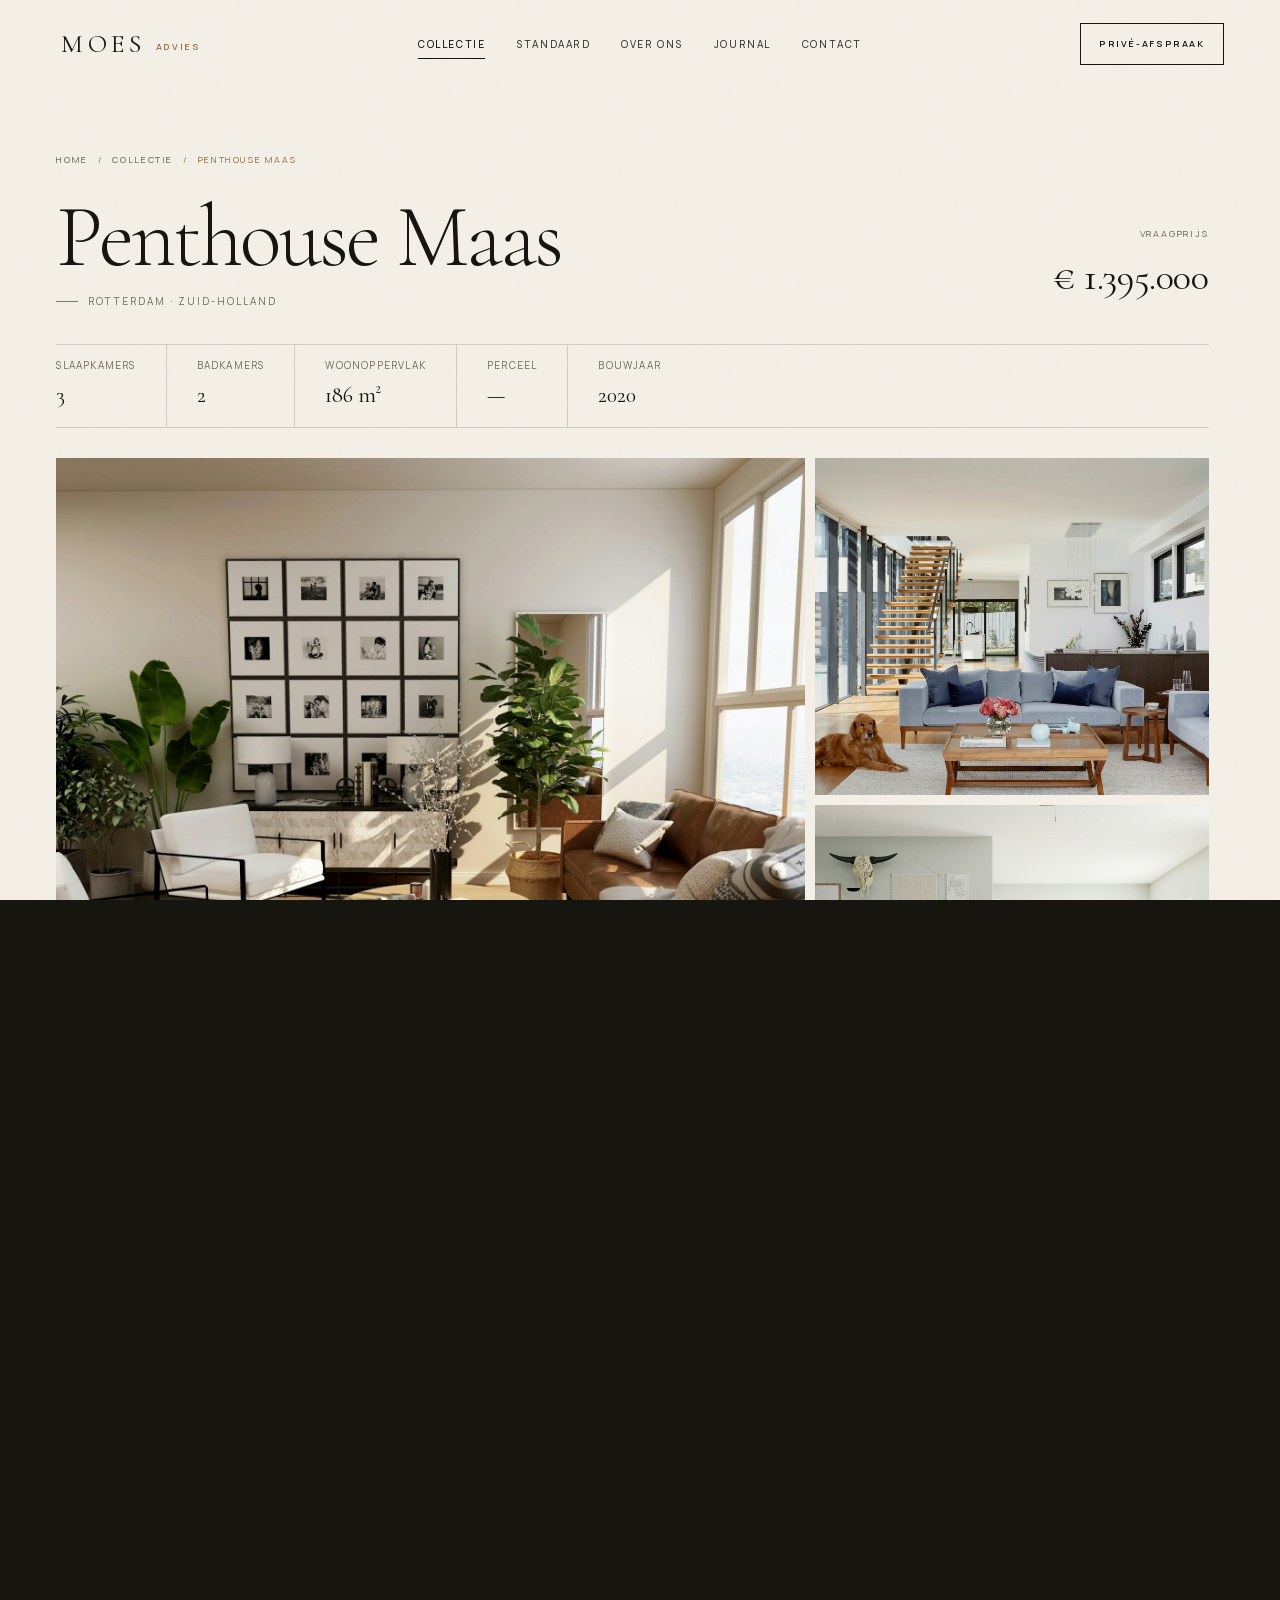
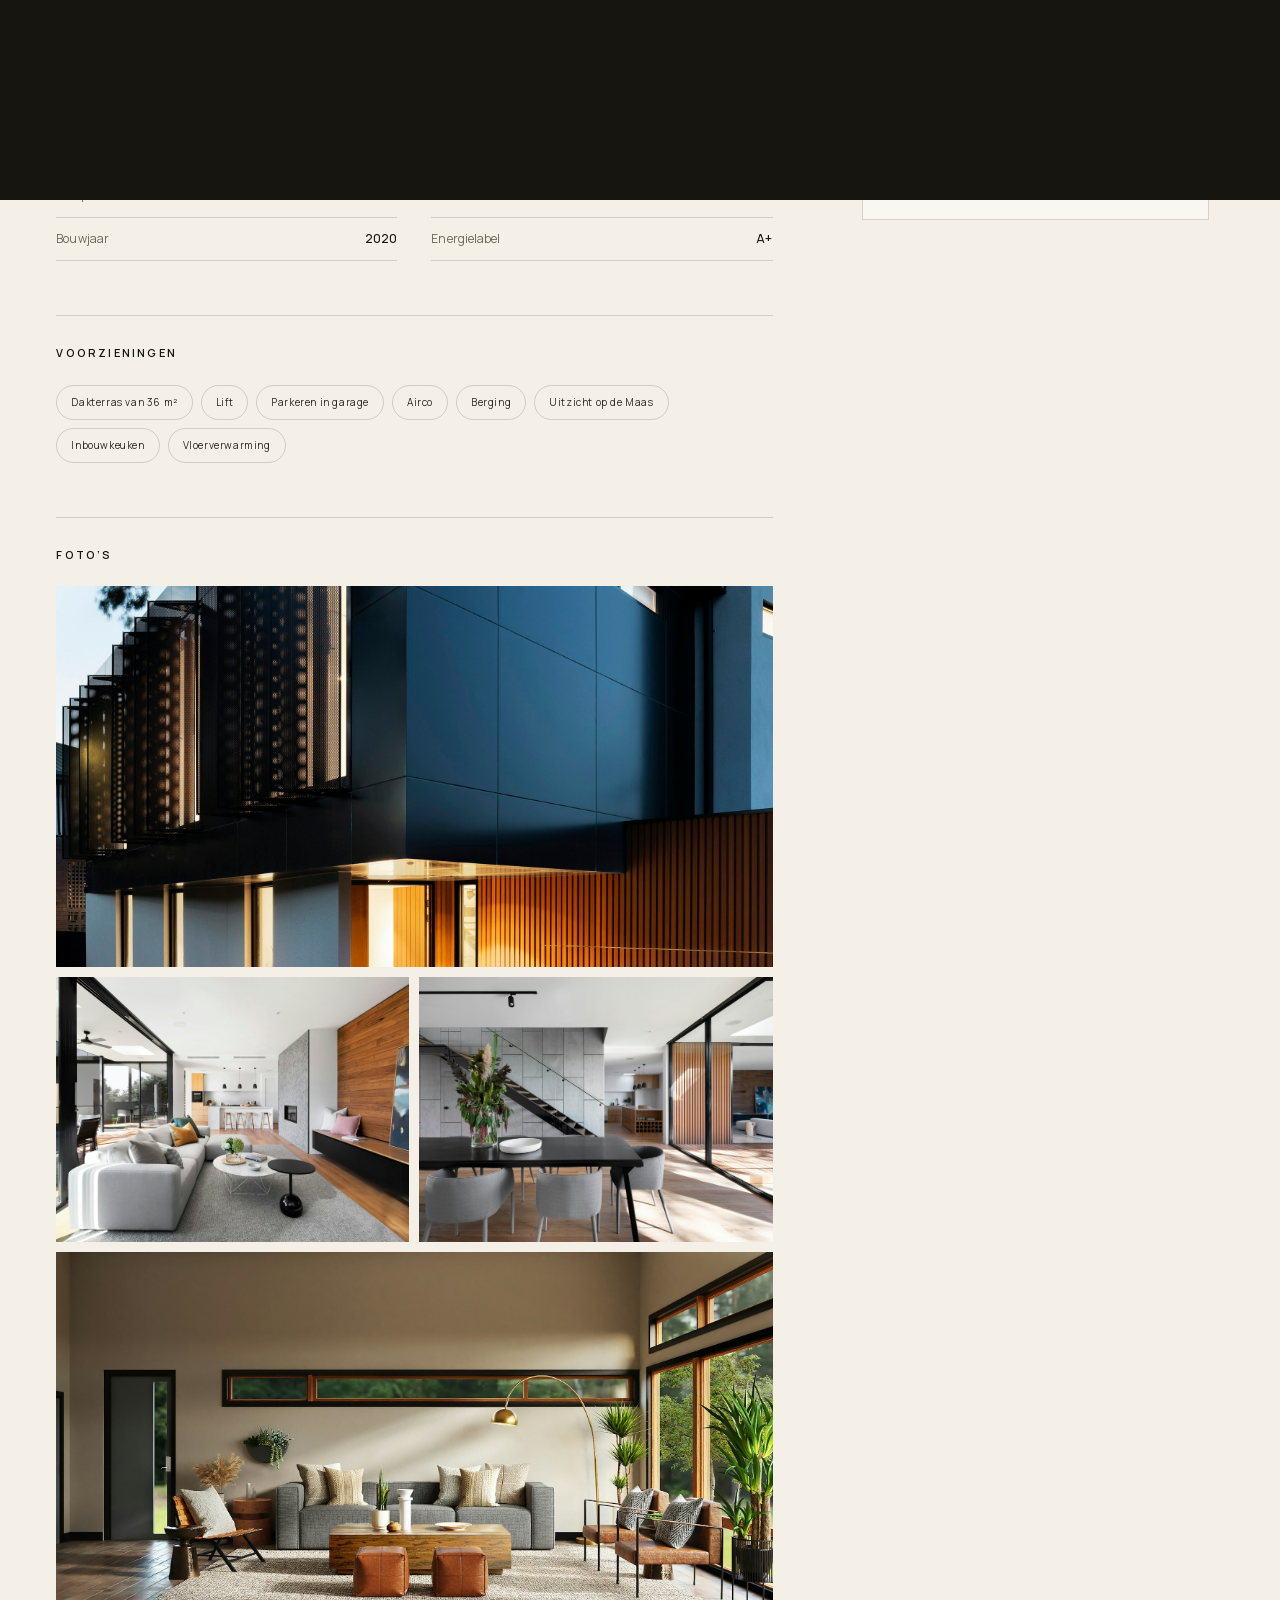
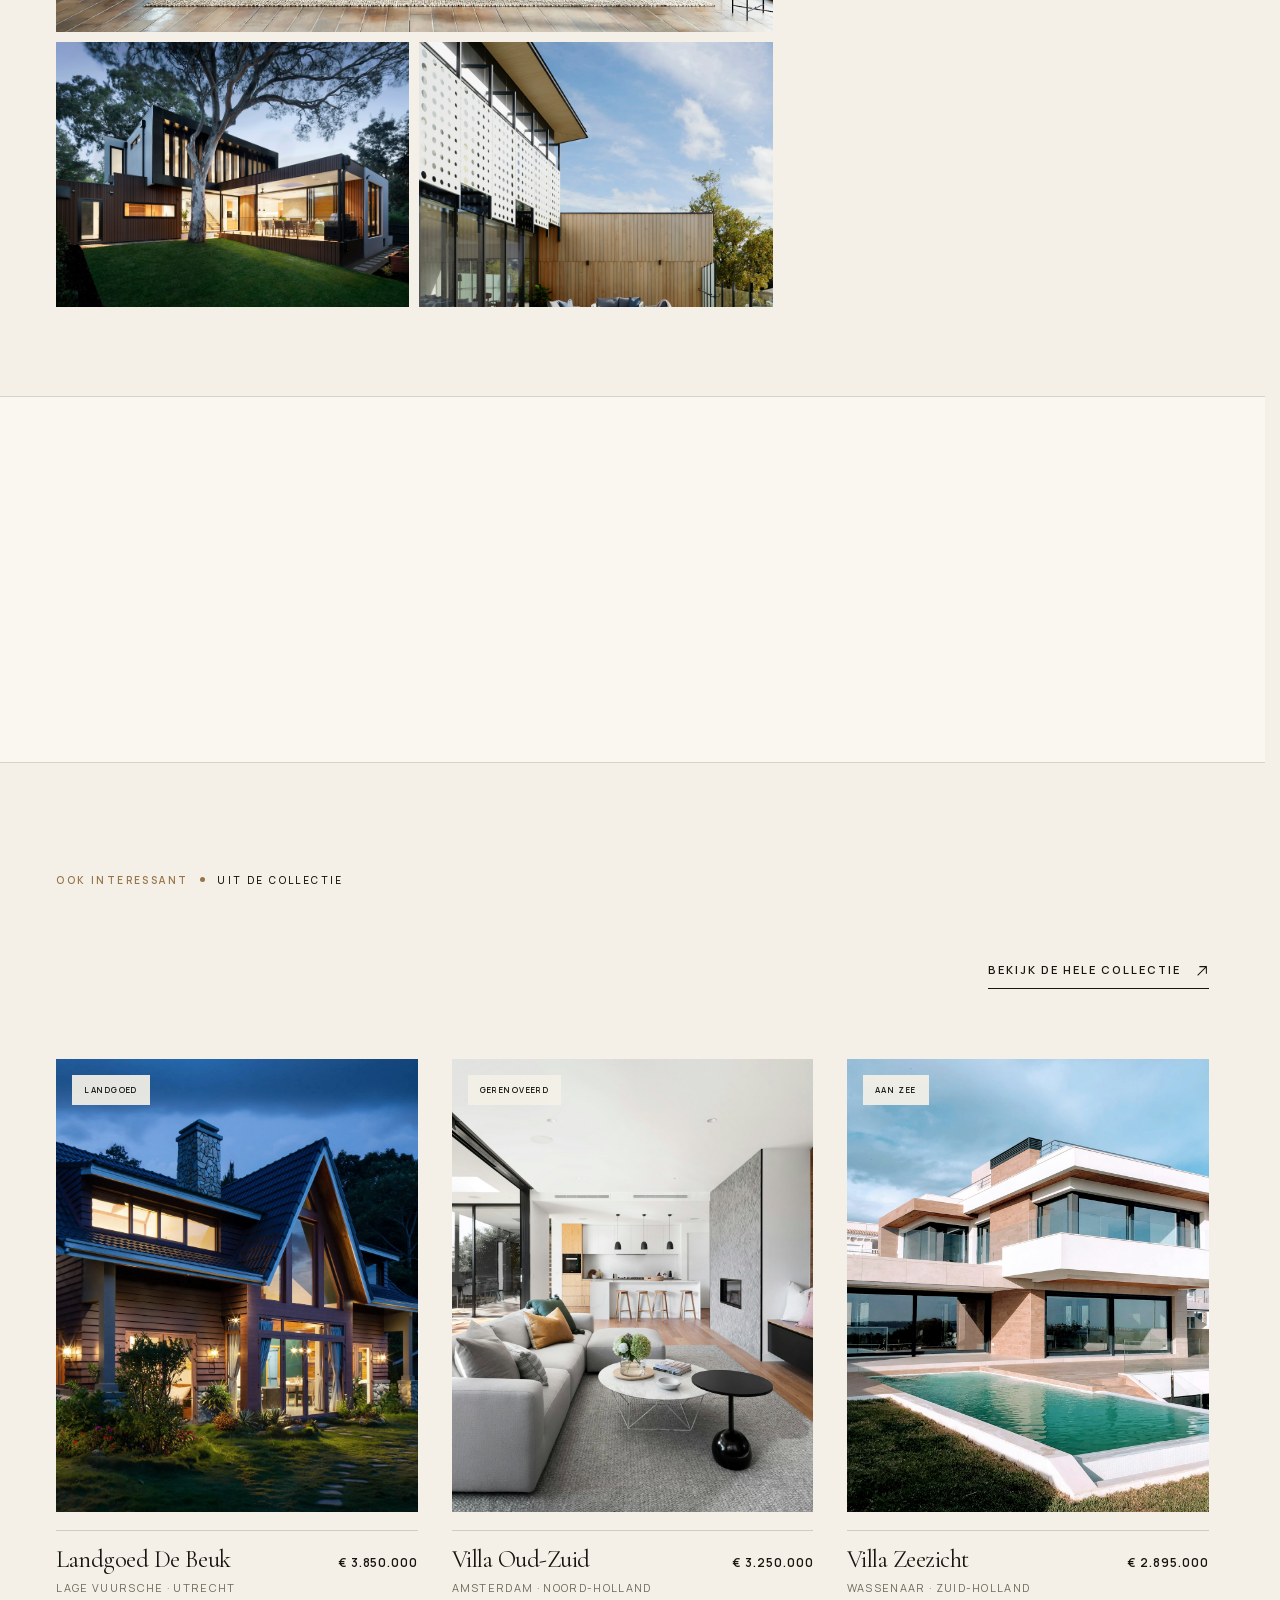
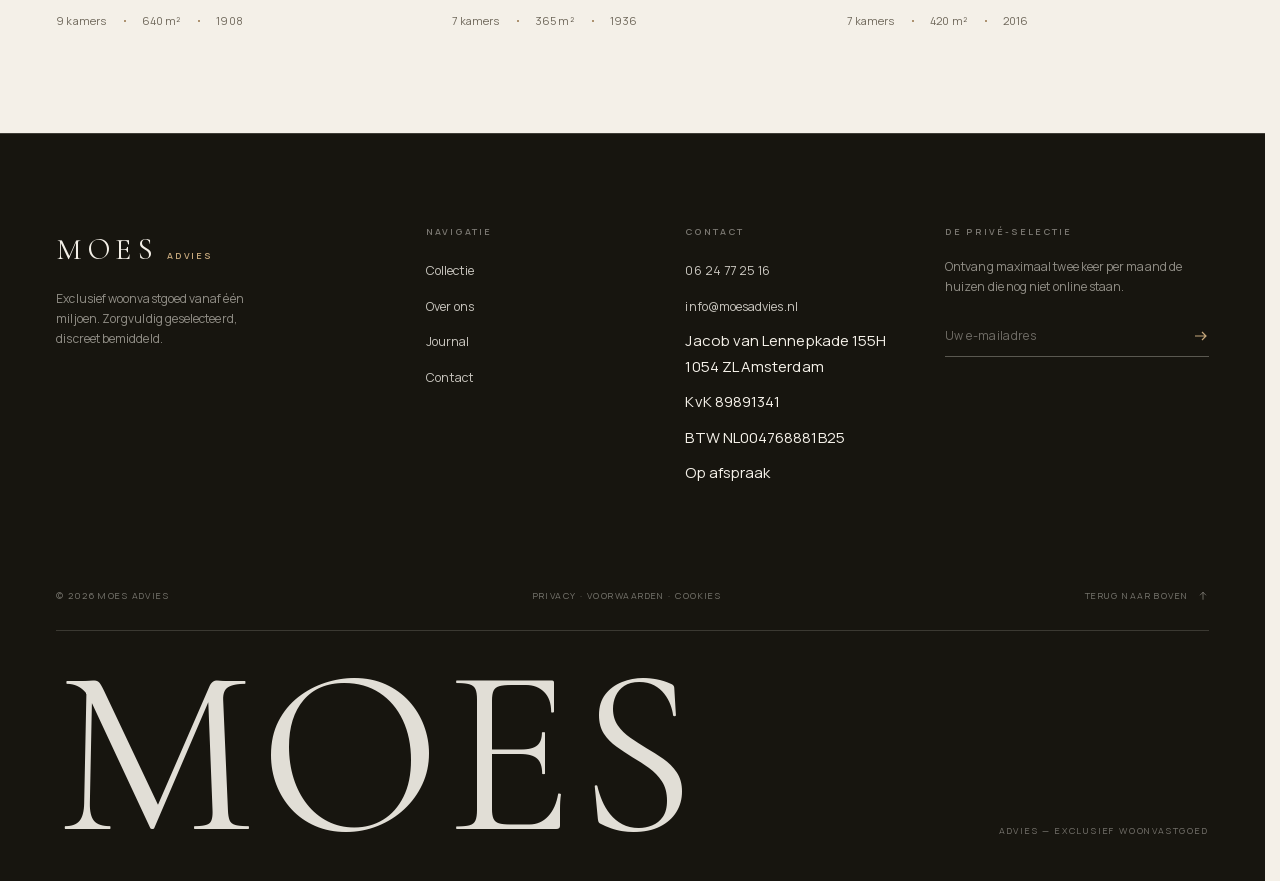
<file: penthouse-maas.html>
<!DOCTYPE html>
<html lang="nl">
<head>
  <meta charset="UTF-8">
  <meta name="viewport" content="width=device-width, initial-scale=1">
  <title>Penthouse Maas — Rotterdam | Moes Advies</title>
  <meta name="description" content="Penthouse Maas in Rotterdam: 186 m², 3 slaapkamers en 2 badkamers. Vraagprijs € 1.395.000. Bekijk de presentatie bij Moes Advies.">
  <meta property="og:title" content="Penthouse Maas — Rotterdam | Moes Advies">
  <meta property="og:description" content="Penthouse Maas in Rotterdam: 186 m², 3 slaapkamers en 2 badkamers. Vraagprijs € 1.395.000. Bekijk de presentatie bij Moes Advies.">
  <meta property="og:type" content="website">
  <meta property="og:image" content="assets/img/int-3">
  <meta name="theme-color" content="#17150f">
  <link rel="icon" href="assets/favicon.svg" type="image/svg+xml">
  <link rel="stylesheet" href="css/style.css">
  <script>document.documentElement.classList.add('js');try{if(sessionStorage.getItem('moes-nav')==='1'){document.documentElement.classList.add('veil-on','skip-preloader');sessionStorage.removeItem('moes-nav');}}catch(e){}</script>
</head>
<body>
  <a class="skip-link" href="#main">Naar de inhoud</a>
  <div class="page-veil" aria-hidden="true"></div>
  <div class="grain" aria-hidden="true"></div>
  <div class="cursor" aria-hidden="true"></div>
  <div class="cursor-ring" aria-hidden="true"><span class="cursor-ring__label">Bekijk</span></div>

  <header class="site-header" data-header>
    <div class="header__inner">
      <a class="brand" href="index.html" aria-label="MOES ADVIES — naar de homepage">MOES<span class="brand__sub">ADVIES</span></a>
      <nav class="nav" aria-label="Hoofdnavigatie">
        <a class="nav__link" href="collectie.html">Collectie</a>
        <a class="nav__link" href="index.html#standaard">Standaard</a>
        <a class="nav__link" href="over.html">Over ons</a>
        <a class="nav__link" href="journal.html">Journal</a>
        <a class="nav__link" href="contact.html">Contact</a>
      </nav>
      <div class="header__actions">
        <a class="header__cta" href="contact.html">Privé-afspraak</a>
        <button class="menu-toggle" data-menu-toggle aria-expanded="false" aria-controls="menu" aria-label="Menu openen"><i></i><i></i></button>
      </div>
    </div>
  </header>

  <div class="menu" id="menu" data-menu aria-hidden="true">
    <div class="menu__inner container">
      <nav class="menu__nav" aria-label="Menu">
        <a class="menu__link" href="collectie.html"><span>01</span>Collectie</a>
        <a class="menu__link" href="index.html#standaard"><span>02</span>Standaard</a>
        <a class="menu__link" href="over.html"><span>03</span>Over ons</a>
        <a class="menu__link" href="journal.html"><span>04</span>Journal</a>
        <a class="menu__link" href="contact.html"><span>05</span>Contact</a>
      </nav>
      <div class="menu__aside">
        <figure><img src="assets/img/int-3.jpg" alt="Licht interieur met designmeubelen" loading="lazy"></figure>
        <p>Liever eerst even praten? We nemen de tijd voor een persoonlijke kennismaking, op ons kantoor of bij u thuis.</p>
        <a class="link-arrow link-arrow--light" href="contact.html">Plan een afspraak
          <svg viewBox="0 0 16 16" fill="none" aria-hidden="true"><path d="M3 13L13 3M5 3h8v8" stroke="currentColor" stroke-width="1.2"/></svg>
        </a>
      </div>
    </div>
    <div class="menu__foot container">
      <span>Amsterdam · Bergen · Utrecht</span>
      <a href="tel:+31624772516">06 24 77 25 16</a>
      <span>Est. 2011</span>
    </div>
  </div>

  <main id="main">
    <section class="property-head">
      <div class="container">
        <nav class="breadcrumb" aria-label="Kruimelpad">
          <a href="index.html">Home</a><span aria-hidden="true">/</span>
          <a href="collectie.html">Collectie</a><span aria-hidden="true">/</span>
          <span>Penthouse Maas</span>
        </nav>
        <div class="property-head__main">
          <div>
            <h1>Penthouse Maas</h1>
            <p class="property-head__place">Rotterdam · Zuid-Holland</p>
          </div>
          <div class="property-head__price">
            <span>Vraagprijs</span>
            <strong>€ 1.395.000</strong>
          </div>
        </div>
        <div class="property-head__meta">
          <div>Slaapkamers<strong>3</strong></div>
          <div>Badkamers<strong>2</strong></div>
          <div>Woonoppervlak<strong>186 m²</strong></div>
          <div>Perceel<strong>—</strong></div>
          <div>Bouwjaar<strong>2020</strong></div>
        </div>
      </div>
    </section>

    <div class="container">
      <div class="property-gallery">
        <figure data-lightbox data-caption="Penthouse Maas — sfeerbeeld 1" tabindex="0" role="button" aria-label="Vergroot foto">
          <img src="assets/img/int-3.jpg" alt="Penthouse Maas in Rotterdam" fetchpriority="high">
          <span class="property-gallery__count">
            <svg viewBox="0 0 16 16" fill="none" aria-hidden="true"><rect x="2" y="3" width="12" height="10" stroke="currentColor"/><path d="M2 11l4-3 3 2 2-1 3 3" stroke="currentColor"/></svg>
            9 foto’s
          </span>
        </figure>
        <figure data-lightbox data-caption="Penthouse Maas — sfeerbeeld 2" tabindex="0" role="button" aria-label="Vergroot foto">
          <img src="assets/img/int-2.jpg" alt="Penthouse Maas, sfeerbeeld 2" loading="lazy">
        </figure>
        <figure data-lightbox data-caption="Penthouse Maas — sfeerbeeld 3" tabindex="0" role="button" aria-label="Vergroot foto">
          <img src="assets/img/int-6.jpg" alt="Penthouse Maas, sfeerbeeld 3" loading="lazy">
        </figure>
      </div>
    </div>

    <section class="property-body container">
      <div class="property-body__main">
        <p class="eyebrow"><span class="eyebrow__num">Presentatie</span><span class="eyebrow__dot"></span>Penthouse · Rotterdam</p>
        <h2>De Maas als wisselend behang.</h2>
        <p class="property-body__intro">Op de veertiende verdieping van een nieuw gebouw aan de Maaskade ligt een penthouse met een woonkamer die aan twee kanten open is.</p>
        <p class="property-body__text">De indeling is compact en comfortabel: drie slaapkamers, twee badkamers en een keuken die met de woonkamer één ruimte vormt. De materialen zijn warm gehouden: eiken, travertijn en geborsteld staal.</p>
        <p class="property-body__text">Het dakterras van 36 m² kijkt uit over de rivier en de skyline. In de garage staan een auto en een fietsenberging; de tram stopt om de hoek.</p>

        <div class="feature-block">
          <h3>Kenmerken</h3>
          <ul class="feature-list">
            <li><span>Woonoppervlak</span><span>186 m²</span></li>
            <li><span>Perceel</span><span>—</span></li>
            <li><span>Slaapkamers</span><span>3</span></li>
            <li><span>Badkamers</span><span>2</span></li>
            <li><span>Bouwjaar</span><span>2020</span></li>
            <li><span>Energielabel</span><span>A+</span></li>
          </ul>
        </div>

        <div class="feature-block">
          <h3>Voorzieningen</h3>
          <ul class="amenities">
              <li>Dakterras van 36 m²</li>
              <li>Lift</li>
              <li>Parkeren in garage</li>
              <li>Airco</li>
              <li>Berging</li>
              <li>Uitzicht op de Maas</li>
              <li>Inbouwkeuken</li>
              <li>Vloerverwarming</li>
          </ul>
        </div>

        <div class="feature-block">
          <h3>Foto’s</h3>
          <div class="property-gallery-grid">
            <figure data-lightbox data-caption="Penthouse Maas — sfeerbeeld 4" tabindex="0" role="button" aria-label="Vergroot foto: sfeerbeeld 4">
              <img src="assets/img/detail.jpg" alt="Penthouse Maas, sfeerbeeld 4" loading="lazy">
            </figure>
            <figure data-lightbox data-caption="Penthouse Maas — sfeerbeeld 5" tabindex="0" role="button" aria-label="Vergroot foto: sfeerbeeld 5">
              <img src="assets/img/int-1.jpg" alt="Penthouse Maas, sfeerbeeld 5" loading="lazy">
            </figure>
            <figure data-lightbox data-caption="Penthouse Maas — sfeerbeeld 6" tabindex="0" role="button" aria-label="Vergroot foto: sfeerbeeld 6">
              <img src="assets/img/villa-6.jpg" alt="Penthouse Maas, sfeerbeeld 6" loading="lazy">
            </figure>
            <figure data-lightbox data-caption="Penthouse Maas — sfeerbeeld 7" tabindex="0" role="button" aria-label="Vergroot foto: sfeerbeeld 7">
              <img src="assets/img/int-5.jpg" alt="Penthouse Maas, sfeerbeeld 7" loading="lazy">
            </figure>
            <figure data-lightbox data-caption="Penthouse Maas — sfeerbeeld 8" tabindex="0" role="button" aria-label="Vergroot foto: sfeerbeeld 8">
              <img src="assets/img/hero.jpg" alt="Penthouse Maas, sfeerbeeld 8" loading="lazy">
            </figure>
            <figure data-lightbox data-caption="Penthouse Maas — sfeerbeeld 9" tabindex="0" role="button" aria-label="Vergroot foto: sfeerbeeld 9">
              <img src="assets/img/int-4.jpg" alt="Penthouse Maas, sfeerbeeld 9" loading="lazy">
            </figure>
          </div>
        </div>
      </div>

      <aside>
        <div class="aside-card">
          <span class="aside-card__label">Vraagprijs</span>
          <p class="aside-card__price">€ 1.395.000</p>
          <span class="aside-card__status">Nieuw in collectie</span>
          <a class="btn btn--block" href="contact.html" data-magnetic><span>Plan een bezichtiging <svg viewBox="0 0 16 16" fill="none" aria-hidden="true"><path d="M3 13L13 3M5 3h8v8" stroke="currentColor" stroke-width="1.2"/></svg></span></a>
          <div class="aside-card__agent">
            <img src="assets/img/team-3.jpg" alt="Portret van Thomas">
            <div><strong>Thomas</strong><small>Senior adviseur</small></div>
          </div>
          <ul class="aside-card__list">
            <li><span>Objectnummer</span><strong>M-2609</strong></li>
            <li><span>Woonoppervlak</span><strong>186 m²</strong></li>
            <li><span>Perceel</span><strong>—</strong></li>
            <li><span>Bouwjaar</span><strong>2020</strong></li>
            <li><span>Status</span><strong>Nieuw in collectie</strong></li>
          </ul>
          <p class="aside-card__note">Bezichtigingen op afspraak, ook ’s avonds en in het weekend. Vertrouwelijk en zonder verplichtingen.</p>
        </div>
      </aside>
    </section>

    <section class="location-band">
      <div class="container location-band__grid">
        <div data-reveal="up">
          <p class="eyebrow"><span class="eyebrow__num">Omgeving</span><span class="eyebrow__dot"></span>Zuid-Holland</p>
          <h2>Rotterdam, in vogelvlucht.</h2>
          <p>De Maaskade is Rotterdam op zijn weids: water, skyline en architectuur. De binnenstad en Kop van Zuid liggen aan beide kanten.</p>
        </div>
        <ul class="location-list" data-reveal="up" data-reveal-delay="1">
          <li><span>Maaskade</span><span>0,2 km</span></li>
              <li><span>Centraal Station</span><span>2 km</span></li>
              <li><span>Kop van Zuid</span><span>3 km</span></li>
              <li><span>Rotterdam Airport</span><span>8 km</span></li>
              <li><span>Schiphol</span><span>55 km</span></li>
        </ul>
      </div>
    </section>

    <section class="similar">
      <div class="container">
        <div class="section-head">
          <div>
            <p class="eyebrow"><span class="eyebrow__num">Ook interessant</span><span class="eyebrow__dot"></span>Uit de collectie</p>
            <h2 class="section-head__title display-md" data-reveal="up">Misschien is dit ook <em>iets</em>.</h2>
          </div>
          <div class="section-head__aside">
            <a class="link-arrow" href="collectie.html">Bekijk de hele collectie <svg viewBox="0 0 16 16" fill="none" aria-hidden="true"><path d="M3 13L13 3M5 3h8v8" stroke="currentColor" stroke-width="1.2"/></svg></a>
          </div>
        </div>
        <div class="collection__grid">
          <a class="prop prop--portrait" href="landgoed-de-beuk.html" data-type="landgoed" data-region="utrecht" data-reveal="up" data-reveal-delay="0" data-cursor="Bekijk">
            <div class="prop__media">
              <span class="prop__tag">Landgoed</span>
              <img src="assets/img/villa-4.jpg" alt="Landgoed De Beuk in Lage Vuursche" loading="lazy">
              <span class="prop__view">Bekijk <svg viewBox="0 0 16 16" fill="none" aria-hidden="true"><path d="M3 13L13 3M5 3h8v8" stroke="currentColor" stroke-width="1.2"/></svg></span>
            </div>
            <div class="prop__body">
              <div class="prop__row">
                <h3 class="prop__name">Landgoed De Beuk</h3>
                <span class="prop__price">€ 3.850.000</span>
              </div>
              <p class="prop__place">Lage Vuursche · Utrecht</p>
              <div class="prop__specs"><span>9 kamers</span><span>640 m²</span><span>1908</span></div>
            </div>
          </a>
          <a class="prop prop--portrait" href="villa-oud-zuid.html" data-type="villa" data-region="noord-holland" data-reveal="up" data-reveal-delay="1" data-cursor="Bekijk">
            <div class="prop__media">
              <span class="prop__tag">Gerenoveerd</span>
              <img src="assets/img/int-1.jpg" alt="Villa Oud-Zuid in Amsterdam" loading="lazy">
              <span class="prop__view">Bekijk <svg viewBox="0 0 16 16" fill="none" aria-hidden="true"><path d="M3 13L13 3M5 3h8v8" stroke="currentColor" stroke-width="1.2"/></svg></span>
            </div>
            <div class="prop__body">
              <div class="prop__row">
                <h3 class="prop__name">Villa Oud-Zuid</h3>
                <span class="prop__price">€ 3.250.000</span>
              </div>
              <p class="prop__place">Amsterdam · Noord-Holland</p>
              <div class="prop__specs"><span>7 kamers</span><span>365 m²</span><span>1936</span></div>
            </div>
          </a>
          <a class="prop prop--portrait" href="villa-zeezicht.html" data-type="villa" data-region="zuid-holland" data-reveal="up" data-reveal-delay="2" data-cursor="Bekijk">
            <div class="prop__media">
              <span class="prop__tag">Aan zee</span>
              <img src="assets/img/villa-5.jpg" alt="Villa Zeezicht in Wassenaar" loading="lazy">
              <span class="prop__view">Bekijk <svg viewBox="0 0 16 16" fill="none" aria-hidden="true"><path d="M3 13L13 3M5 3h8v8" stroke="currentColor" stroke-width="1.2"/></svg></span>
            </div>
            <div class="prop__body">
              <div class="prop__row">
                <h3 class="prop__name">Villa Zeezicht</h3>
                <span class="prop__price">€ 2.895.000</span>
              </div>
              <p class="prop__place">Wassenaar · Zuid-Holland</p>
              <div class="prop__specs"><span>7 kamers</span><span>420 m²</span><span>2016</span></div>
            </div>
          </a>
        </div>
      </div>
    </section>
  </main>

  <div class="lightbox" data-lightbox-root aria-hidden="true" role="dialog" aria-modal="true" aria-label="Fotogalerij">
    <button class="lightbox__close" data-lightbox-close>Sluiten
      <svg viewBox="0 0 16 16" fill="none" aria-hidden="true"><path d="M3 3l10 10M13 3L3 13" stroke="currentColor" stroke-width="1.2"/></svg>
    </button>
    <button class="lightbox__nav lightbox__nav--prev" data-lightbox-prev aria-label="Vorige foto">
      <svg viewBox="0 0 16 16" fill="none" aria-hidden="true"><path d="M13 8H3M7 4L3 8l4 4" stroke="currentColor" stroke-width="1.2"/></svg>
    </button>
    <figure class="lightbox__figure">
      <img data-lightbox-img src="assets/img/int-3.jpg" alt="">
      <figcaption class="lightbox__caption" data-lightbox-caption></figcaption>
    </figure>
    <button class="lightbox__nav lightbox__nav--next" data-lightbox-next aria-label="Volgende foto">
      <svg viewBox="0 0 16 16" fill="none" aria-hidden="true"><path d="M3 8h10M9 4l4 4-4 4" stroke="currentColor" stroke-width="1.2"/></svg>
    </button>
  </div>

  <footer class="site-footer">
    <div class="container">
      <div class="footer__top">
        <div>
          <div class="footer__brand">MOES<span>ADVIES</span></div>
          <p class="footer__tag">Exclusief woonvastgoed vanaf één miljoen. Zorgvuldig geselecteerd, discreet bemiddeld.</p>
        </div>
        <div class="footer__col">
          <h4>Navigatie</h4>
          <ul>
            <li><a href="collectie.html">Collectie</a></li>
            <li><a href="over.html">Over ons</a></li>
            <li><a href="journal.html">Journal</a></li>
            <li><a href="contact.html">Contact</a></li>
          </ul>
        </div>
        <div class="footer__col">
          <h4>Contact</h4>
          <ul>
            <li><a href="tel:+31624772516">06 24 77 25 16</a></li>
            <li><a href="mailto:info@moesadvies.nl">info@moesadvies.nl</a></li>
            <li>Jacob van Lennepkade 155H<br>1054 ZL Amsterdam</li>
            <li>KvK 89891341</li>
            <li>BTW NL004768881B25</li>
            <li>Op afspraak</li>
          </ul>
        </div>
        <div class="footer__news">
          <h4>De privé-selectie</h4>
          <p>Ontvang maximaal twee keer per maand de huizen die nog niet online staan.</p>
          <form class="newsletter" data-newsletter>
            <input type="email" name="email" placeholder="Uw e-mailadres" aria-label="Uw e-mailadres" required>
            <button type="submit" aria-label="Aanmelden">
              <svg viewBox="0 0 16 16" fill="none" aria-hidden="true"><path d="M2 8h11M9 4l4 4-4 4" stroke="currentColor" stroke-width="1.2"/></svg>
            </button>
          </form>
          <div class="newsletter__msg" data-newsletter-msg aria-live="polite"></div>
        </div>
      </div>
      <div class="footer__bottom">
        <span>© <span data-year>2026</span> Moes Advies</span>
        <span><a href="juridisch.html#privacy">Privacy</a> · <a href="juridisch.html#voorwaarden">Voorwaarden</a> · <a href="juridisch.html#cookies">Cookies</a></span>
        <a class="footer__toplink" href="#main" data-top>Terug naar boven
          <svg viewBox="0 0 16 16" fill="none" aria-hidden="true"><path d="M8 13V3M4 7l4-4 4 4" stroke="currentColor" stroke-width="1.2"/></svg>
        </a>
      </div>
      <div class="footer__word" aria-hidden="true">MOES<small>ADVIES — EXCLUSIEF WOONVASTGOED</small></div>
    </div>
  </footer>
  <script src="js/main.js" defer></script>
</body>
</html>
</file>
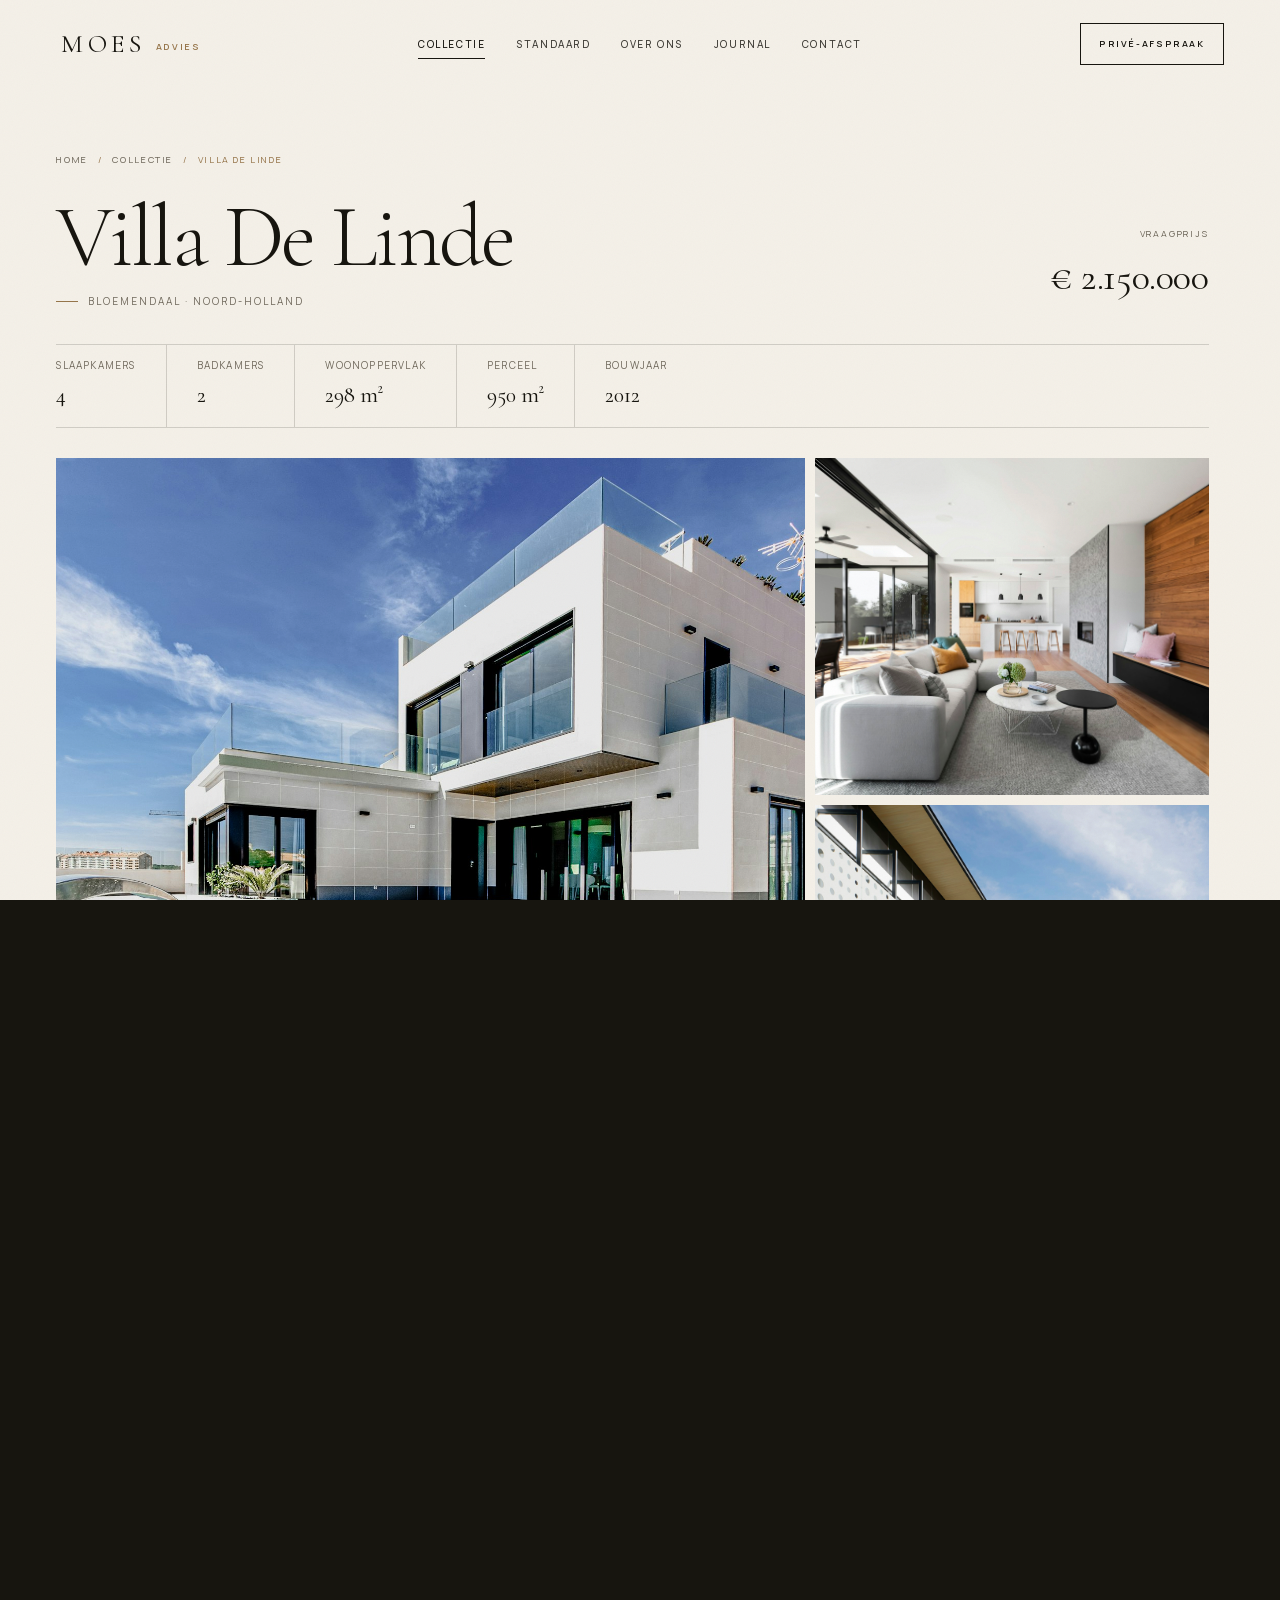
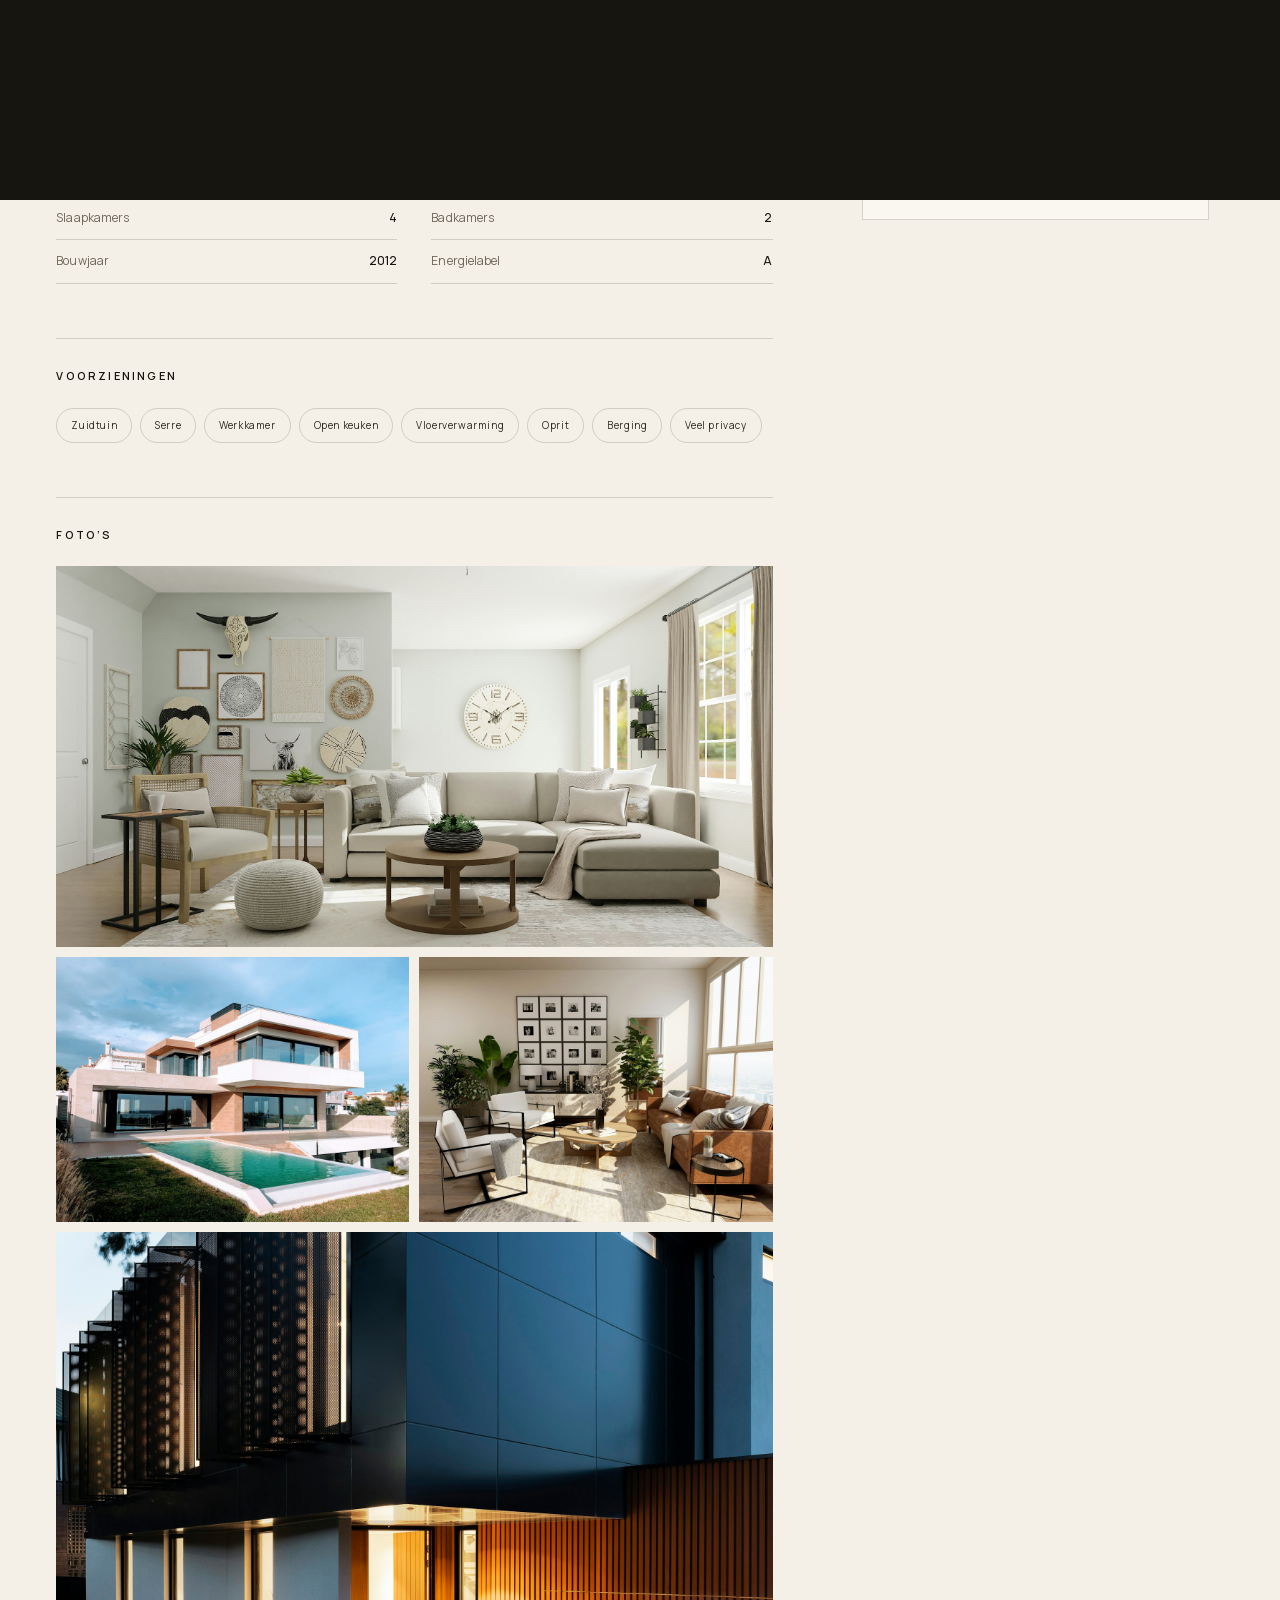
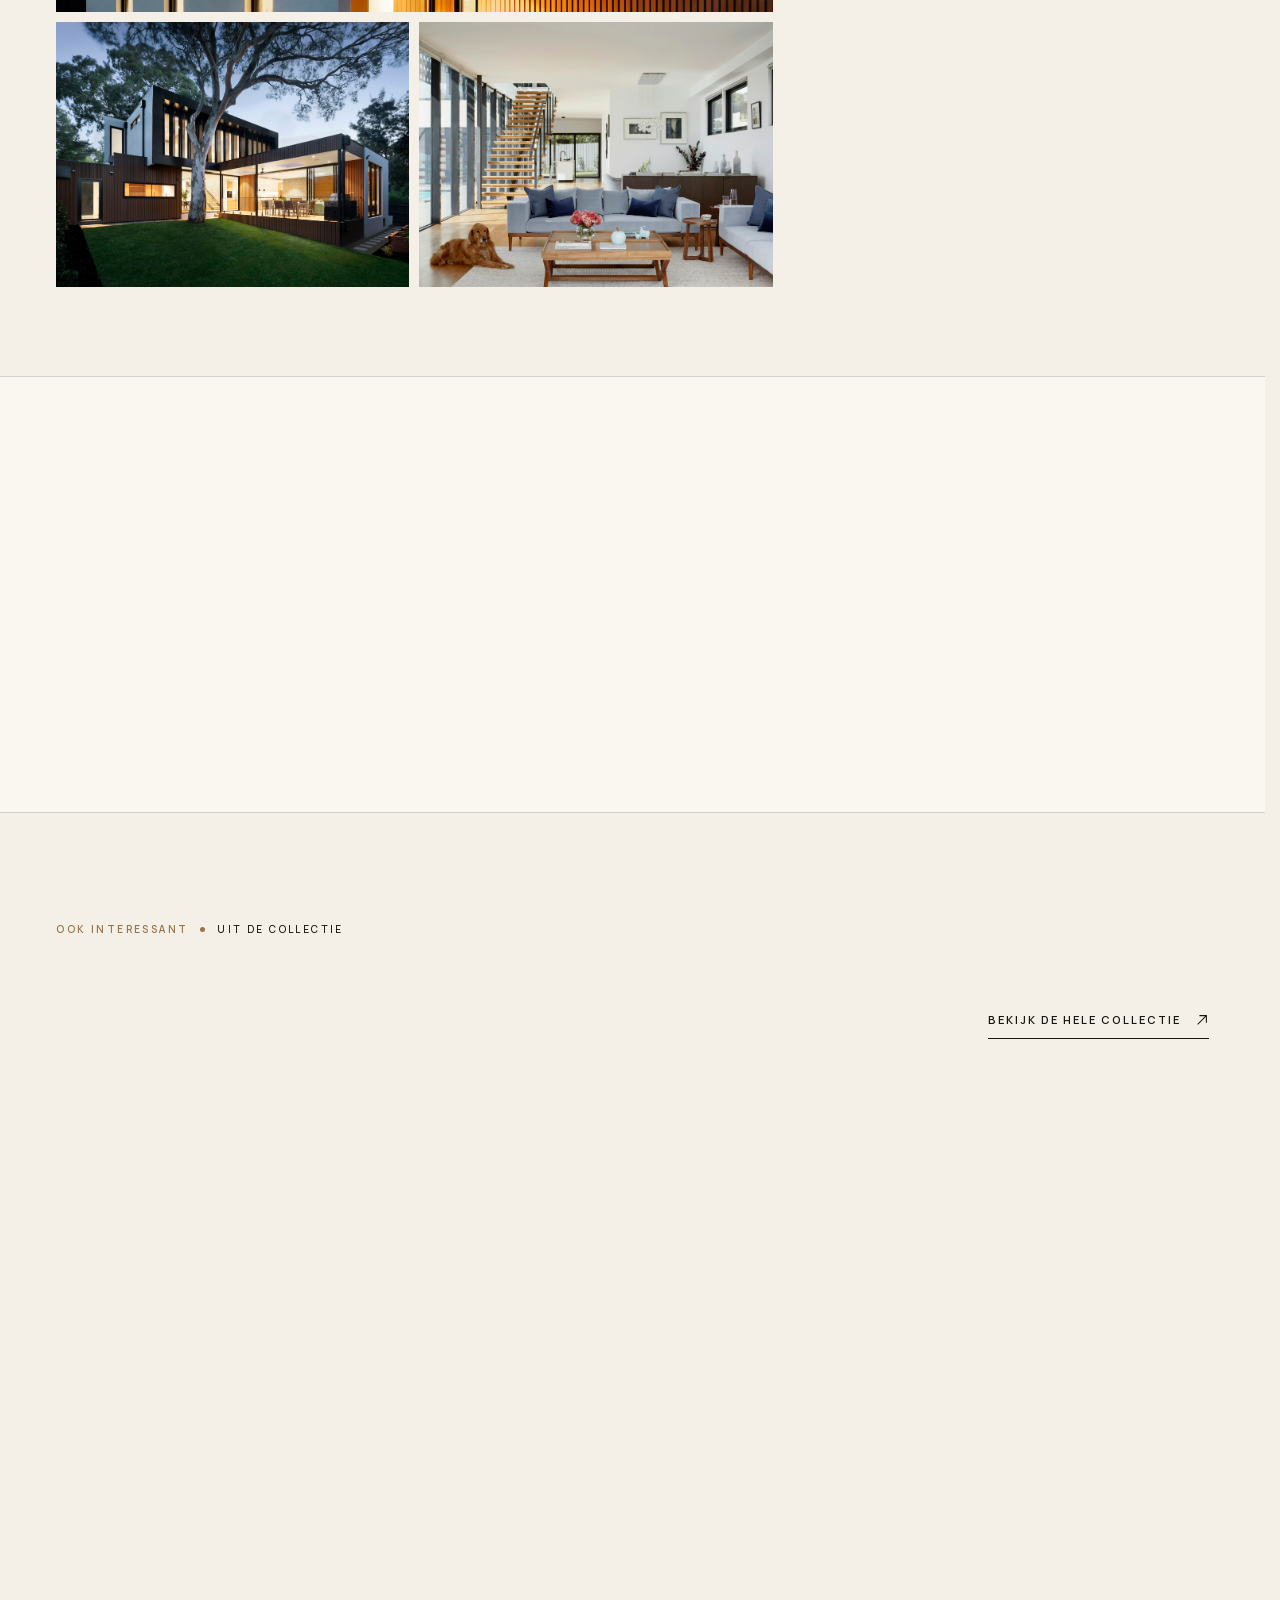
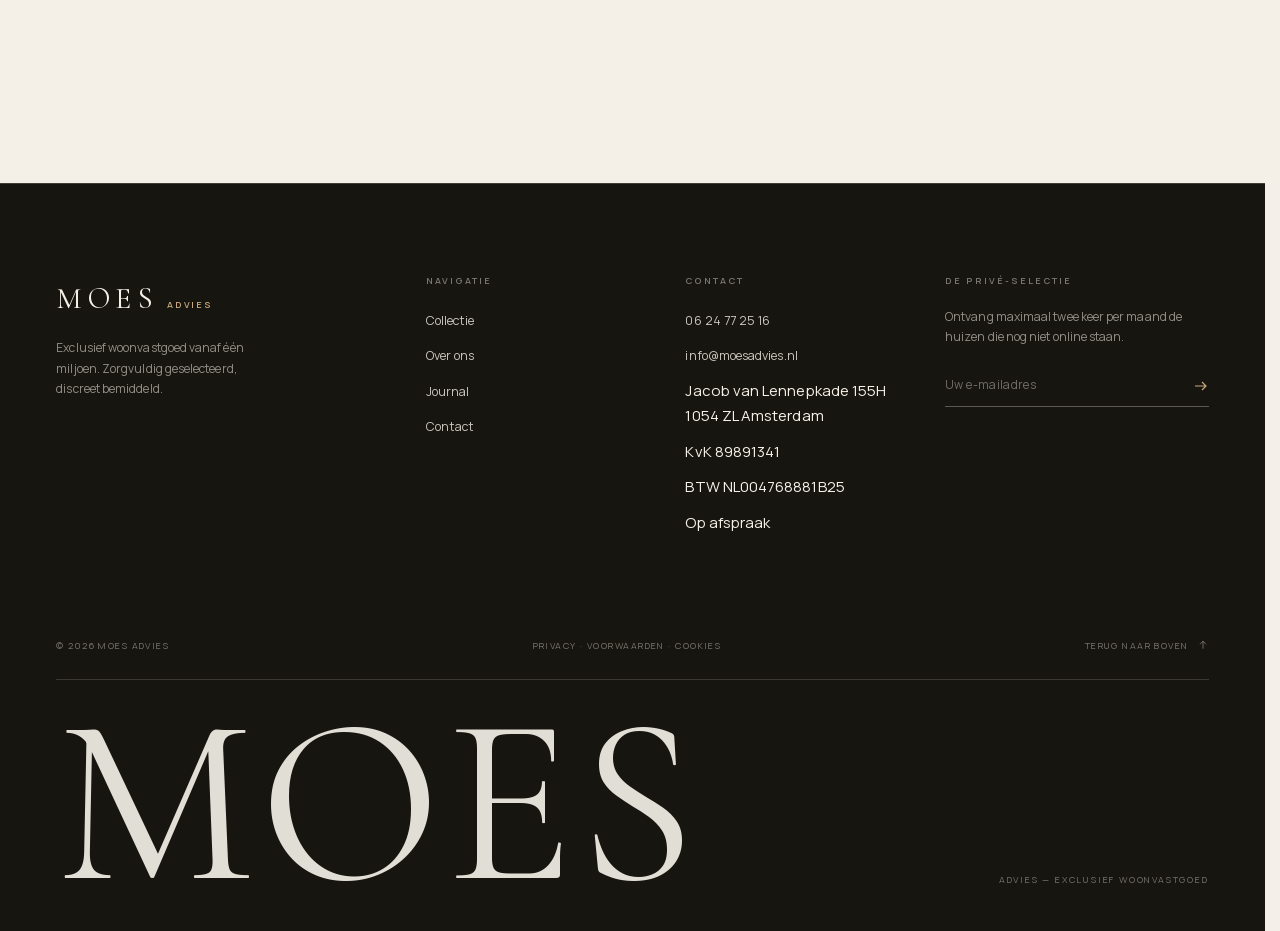
<file: villa-de-linde.html>
<!DOCTYPE html>
<html lang="nl">
<head>
  <meta charset="UTF-8">
  <meta name="viewport" content="width=device-width, initial-scale=1">
  <title>Villa De Linde — Bloemendaal | Moes Advies</title>
  <meta name="description" content="Villa De Linde in Bloemendaal: 298 m², 4 slaapkamers en 2 badkamers. Vraagprijs € 2.150.000. Bekijk de presentatie bij Moes Advies.">
  <meta property="og:title" content="Villa De Linde — Bloemendaal | Moes Advies">
  <meta property="og:description" content="Villa De Linde in Bloemendaal: 298 m², 4 slaapkamers en 2 badkamers. Vraagprijs € 2.150.000. Bekijk de presentatie bij Moes Advies.">
  <meta property="og:type" content="website">
  <meta property="og:image" content="assets/img/villa-2">
  <meta name="theme-color" content="#17150f">
  <link rel="icon" href="assets/favicon.svg" type="image/svg+xml">
  <link rel="stylesheet" href="css/style.css">
  <script>document.documentElement.classList.add('js');try{if(sessionStorage.getItem('moes-nav')==='1'){document.documentElement.classList.add('veil-on','skip-preloader');sessionStorage.removeItem('moes-nav');}}catch(e){}</script>
</head>
<body>
  <a class="skip-link" href="#main">Naar de inhoud</a>
  <div class="page-veil" aria-hidden="true"></div>
  <div class="grain" aria-hidden="true"></div>
  <div class="cursor" aria-hidden="true"></div>
  <div class="cursor-ring" aria-hidden="true"><span class="cursor-ring__label">Bekijk</span></div>

  <header class="site-header" data-header>
    <div class="header__inner">
      <a class="brand" href="index.html" aria-label="MOES ADVIES — naar de homepage">MOES<span class="brand__sub">ADVIES</span></a>
      <nav class="nav" aria-label="Hoofdnavigatie">
        <a class="nav__link" href="collectie.html">Collectie</a>
        <a class="nav__link" href="index.html#standaard">Standaard</a>
        <a class="nav__link" href="over.html">Over ons</a>
        <a class="nav__link" href="journal.html">Journal</a>
        <a class="nav__link" href="contact.html">Contact</a>
      </nav>
      <div class="header__actions">
        <a class="header__cta" href="contact.html">Privé-afspraak</a>
        <button class="menu-toggle" data-menu-toggle aria-expanded="false" aria-controls="menu" aria-label="Menu openen"><i></i><i></i></button>
      </div>
    </div>
  </header>

  <div class="menu" id="menu" data-menu aria-hidden="true">
    <div class="menu__inner container">
      <nav class="menu__nav" aria-label="Menu">
        <a class="menu__link" href="collectie.html"><span>01</span>Collectie</a>
        <a class="menu__link" href="index.html#standaard"><span>02</span>Standaard</a>
        <a class="menu__link" href="over.html"><span>03</span>Over ons</a>
        <a class="menu__link" href="journal.html"><span>04</span>Journal</a>
        <a class="menu__link" href="contact.html"><span>05</span>Contact</a>
      </nav>
      <div class="menu__aside">
        <figure><img src="assets/img/int-3.jpg" alt="Licht interieur met designmeubelen" loading="lazy"></figure>
        <p>Liever eerst even praten? We nemen de tijd voor een persoonlijke kennismaking, op ons kantoor of bij u thuis.</p>
        <a class="link-arrow link-arrow--light" href="contact.html">Plan een afspraak
          <svg viewBox="0 0 16 16" fill="none" aria-hidden="true"><path d="M3 13L13 3M5 3h8v8" stroke="currentColor" stroke-width="1.2"/></svg>
        </a>
      </div>
    </div>
    <div class="menu__foot container">
      <span>Amsterdam · Bergen · Utrecht</span>
      <a href="tel:+31624772516">06 24 77 25 16</a>
      <span>Est. 2011</span>
    </div>
  </div>

  <main id="main">
    <section class="property-head">
      <div class="container">
        <nav class="breadcrumb" aria-label="Kruimelpad">
          <a href="index.html">Home</a><span aria-hidden="true">/</span>
          <a href="collectie.html">Collectie</a><span aria-hidden="true">/</span>
          <span>Villa De Linde</span>
        </nav>
        <div class="property-head__main">
          <div>
            <h1>Villa De Linde</h1>
            <p class="property-head__place">Bloemendaal · Noord-Holland</p>
          </div>
          <div class="property-head__price">
            <span>Vraagprijs</span>
            <strong>€ 2.150.000</strong>
          </div>
        </div>
        <div class="property-head__meta">
          <div>Slaapkamers<strong>4</strong></div>
          <div>Badkamers<strong>2</strong></div>
          <div>Woonoppervlak<strong>298 m²</strong></div>
          <div>Perceel<strong>950 m²</strong></div>
          <div>Bouwjaar<strong>2012</strong></div>
        </div>
      </div>
    </section>

    <div class="container">
      <div class="property-gallery">
        <figure data-lightbox data-caption="Villa De Linde — sfeerbeeld 1" tabindex="0" role="button" aria-label="Vergroot foto">
          <img src="assets/img/villa-2.jpg" alt="Villa De Linde in Bloemendaal" fetchpriority="high">
          <span class="property-gallery__count">
            <svg viewBox="0 0 16 16" fill="none" aria-hidden="true"><rect x="2" y="3" width="12" height="10" stroke="currentColor"/><path d="M2 11l4-3 3 2 2-1 3 3" stroke="currentColor"/></svg>
            9 foto’s
          </span>
        </figure>
        <figure data-lightbox data-caption="Villa De Linde — sfeerbeeld 2" tabindex="0" role="button" aria-label="Vergroot foto">
          <img src="assets/img/int-1.jpg" alt="Villa De Linde, sfeerbeeld 2" loading="lazy">
        </figure>
        <figure data-lightbox data-caption="Villa De Linde — sfeerbeeld 3" tabindex="0" role="button" aria-label="Vergroot foto">
          <img src="assets/img/int-4.jpg" alt="Villa De Linde, sfeerbeeld 3" loading="lazy">
        </figure>
      </div>
    </div>

    <section class="property-body container">
      <div class="property-body__main">
        <p class="eyebrow"><span class="eyebrow__num">Presentatie</span><span class="eyebrow__dot"></span>Villa · Bloemendaal</p>
        <h2>Verscholen in het groen van Bloemendaal.</h2>
        <p class="property-body__intro">Aan een doodlopende laan, achter een haag van beuken, staat een familiehuis dat je pas ziet als je de oprit op rijdt.</p>
        <p class="property-body__text">Het huis werd in 2012 gebouwd en in 2021 verfijnd: een nieuwe keuken, een serre aan de tuinzijde en een werkkamer op de begane grond. De woonkamer heeft een hoge kap en veel licht.</p>
        <p class="property-body__text">De tuin is omringd door groen en biedt veel privacy. Op de oprit staan twee auto’s; de school, het strand en het dorp liggen alle drie binnen fietsafstand.</p>

        <div class="feature-block">
          <h3>Kenmerken</h3>
          <ul class="feature-list">
            <li><span>Woonoppervlak</span><span>298 m²</span></li>
            <li><span>Perceel</span><span>950 m²</span></li>
            <li><span>Slaapkamers</span><span>4</span></li>
            <li><span>Badkamers</span><span>2</span></li>
            <li><span>Bouwjaar</span><span>2012</span></li>
            <li><span>Energielabel</span><span>A</span></li>
          </ul>
        </div>

        <div class="feature-block">
          <h3>Voorzieningen</h3>
          <ul class="amenities">
              <li>Zuidtuin</li>
              <li>Serre</li>
              <li>Werkkamer</li>
              <li>Open keuken</li>
              <li>Vloerverwarming</li>
              <li>Oprit</li>
              <li>Berging</li>
              <li>Veel privacy</li>
          </ul>
        </div>

        <div class="feature-block">
          <h3>Foto’s</h3>
          <div class="property-gallery-grid">
            <figure data-lightbox data-caption="Villa De Linde — sfeerbeeld 4" tabindex="0" role="button" aria-label="Vergroot foto: sfeerbeeld 4">
              <img src="assets/img/int-6.jpg" alt="Villa De Linde, sfeerbeeld 4" loading="lazy">
            </figure>
            <figure data-lightbox data-caption="Villa De Linde — sfeerbeeld 5" tabindex="0" role="button" aria-label="Vergroot foto: sfeerbeeld 5">
              <img src="assets/img/villa-5.jpg" alt="Villa De Linde, sfeerbeeld 5" loading="lazy">
            </figure>
            <figure data-lightbox data-caption="Villa De Linde — sfeerbeeld 6" tabindex="0" role="button" aria-label="Vergroot foto: sfeerbeeld 6">
              <img src="assets/img/int-3.jpg" alt="Villa De Linde, sfeerbeeld 6" loading="lazy">
            </figure>
            <figure data-lightbox data-caption="Villa De Linde — sfeerbeeld 7" tabindex="0" role="button" aria-label="Vergroot foto: sfeerbeeld 7">
              <img src="assets/img/detail.jpg" alt="Villa De Linde, sfeerbeeld 7" loading="lazy">
            </figure>
            <figure data-lightbox data-caption="Villa De Linde — sfeerbeeld 8" tabindex="0" role="button" aria-label="Vergroot foto: sfeerbeeld 8">
              <img src="assets/img/hero.jpg" alt="Villa De Linde, sfeerbeeld 8" loading="lazy">
            </figure>
            <figure data-lightbox data-caption="Villa De Linde — sfeerbeeld 9" tabindex="0" role="button" aria-label="Vergroot foto: sfeerbeeld 9">
              <img src="assets/img/int-2.jpg" alt="Villa De Linde, sfeerbeeld 9" loading="lazy">
            </figure>
          </div>
        </div>
      </div>

      <aside>
        <div class="aside-card">
          <span class="aside-card__label">Vraagprijs</span>
          <p class="aside-card__price">€ 2.150.000</p>
          <span class="aside-card__status">Beschikbaar</span>
          <a class="btn btn--block" href="contact.html" data-magnetic><span>Plan een bezichtiging <svg viewBox="0 0 16 16" fill="none" aria-hidden="true"><path d="M3 13L13 3M5 3h8v8" stroke="currentColor" stroke-width="1.2"/></svg></span></a>
          <div class="aside-card__agent">
            <img src="assets/img/team-1.jpg" alt="Portret van Joris">
            <div><strong>Joris</strong><small>Partner · Noord-Holland</small></div>
          </div>
          <ul class="aside-card__list">
            <li><span>Objectnummer</span><strong>M-2605</strong></li>
            <li><span>Woonoppervlak</span><strong>298 m²</strong></li>
            <li><span>Perceel</span><strong>950 m²</strong></li>
            <li><span>Bouwjaar</span><strong>2012</strong></li>
            <li><span>Status</span><strong>Beschikbaar</strong></li>
          </ul>
          <p class="aside-card__note">Bezichtigingen op afspraak, ook ’s avonds en in het weekend. Vertrouwelijk en zonder verplichtingen.</p>
        </div>
      </aside>
    </section>

    <section class="location-band">
      <div class="container location-band__grid">
        <div data-reveal="up">
          <p class="eyebrow"><span class="eyebrow__num">Omgeving</span><span class="eyebrow__dot"></span>Noord-Holland</p>
          <h2>Bloemendaal, in vogelvlucht.</h2>
          <p>Bloemendaal is ruim, groen en dorps. De duinen en het strand liggen op fietsafstand; Haarlem en Amsterdam zijn snel bereikbaar.</p>
        </div>
        <ul class="location-list" data-reveal="up" data-reveal-delay="1">
          <li><span>Bloemendaal</span><span>1 km</span></li>
              <li><span>Strand</span><span>3 km</span></li>
              <li><span>Haarlem</span><span>5 km</span></li>
              <li><span>Amsterdam</span><span>22 km</span></li>
              <li><span>Schiphol</span><span>20 km</span></li>
        </ul>
      </div>
    </section>

    <section class="similar">
      <div class="container">
        <div class="section-head">
          <div>
            <p class="eyebrow"><span class="eyebrow__num">Ook interessant</span><span class="eyebrow__dot"></span>Uit de collectie</p>
            <h2 class="section-head__title display-md" data-reveal="up">Misschien is dit ook <em>iets</em>.</h2>
          </div>
          <div class="section-head__aside">
            <a class="link-arrow" href="collectie.html">Bekijk de hele collectie <svg viewBox="0 0 16 16" fill="none" aria-hidden="true"><path d="M3 13L13 3M5 3h8v8" stroke="currentColor" stroke-width="1.2"/></svg></a>
          </div>
        </div>
        <div class="collection__grid">
          <a class="prop prop--portrait" href="penthouse-amstel.html" data-type="penthouse" data-region="noord-holland" data-reveal="up" data-reveal-delay="0" data-cursor="Bekijk">
            <div class="prop__media">
              <span class="prop__tag">Exclusief</span>
              <img src="assets/img/int-2.jpg" alt="Penthouse Amstel in Amsterdam" loading="lazy">
              <span class="prop__view">Bekijk <svg viewBox="0 0 16 16" fill="none" aria-hidden="true"><path d="M3 13L13 3M5 3h8v8" stroke="currentColor" stroke-width="1.2"/></svg></span>
            </div>
            <div class="prop__body">
              <div class="prop__row">
                <h3 class="prop__name">Penthouse Amstel</h3>
                <span class="prop__price">€ 1.975.000</span>
              </div>
              <p class="prop__place">Amsterdam · Noord-Holland</p>
              <div class="prop__specs"><span>4 kamers</span><span>212 m²</span><span>2021</span></div>
            </div>
          </a>
          <a class="prop prop--portrait" href="landhuis-de-wetering.html" data-type="landhuis" data-region="utrecht" data-reveal="up" data-reveal-delay="1" data-cursor="Bekijk">
            <div class="prop__media">
              <span class="prop__tag">Landhuis</span>
              <img src="assets/img/int-1.jpg" alt="Landhuis De Wetering in Utrecht" loading="lazy">
              <span class="prop__view">Bekijk <svg viewBox="0 0 16 16" fill="none" aria-hidden="true"><path d="M3 13L13 3M5 3h8v8" stroke="currentColor" stroke-width="1.2"/></svg></span>
            </div>
            <div class="prop__body">
              <div class="prop__row">
                <h3 class="prop__name">Landhuis De Wetering</h3>
                <span class="prop__price">€ 1.850.000</span>
              </div>
              <p class="prop__place">Utrecht · Utrecht</p>
              <div class="prop__specs"><span>7 kamers</span><span>310 m²</span><span>1924</span></div>
            </div>
          </a>
          <a class="prop prop--portrait" href="villa-duinroos.html" data-type="villa" data-region="zuid-holland" data-reveal="up" data-reveal-delay="2" data-cursor="Bekijk">
            <div class="prop__media">
              <span class="prop__tag">Nieuwbouw</span>
              <img src="assets/img/int-6.jpg" alt="Villa Duinroos in Noordwijk" loading="lazy">
              <span class="prop__view">Bekijk <svg viewBox="0 0 16 16" fill="none" aria-hidden="true"><path d="M3 13L13 3M5 3h8v8" stroke="currentColor" stroke-width="1.2"/></svg></span>
            </div>
            <div class="prop__body">
              <div class="prop__row">
                <h3 class="prop__name">Villa Duinroos</h3>
                <span class="prop__price">€ 1.495.000</span>
              </div>
              <p class="prop__place">Noordwijk · Zuid-Holland</p>
              <div class="prop__specs"><span>5 kamers</span><span>245 m²</span><span>2022</span></div>
            </div>
          </a>
        </div>
      </div>
    </section>
  </main>

  <div class="lightbox" data-lightbox-root aria-hidden="true" role="dialog" aria-modal="true" aria-label="Fotogalerij">
    <button class="lightbox__close" data-lightbox-close>Sluiten
      <svg viewBox="0 0 16 16" fill="none" aria-hidden="true"><path d="M3 3l10 10M13 3L3 13" stroke="currentColor" stroke-width="1.2"/></svg>
    </button>
    <button class="lightbox__nav lightbox__nav--prev" data-lightbox-prev aria-label="Vorige foto">
      <svg viewBox="0 0 16 16" fill="none" aria-hidden="true"><path d="M13 8H3M7 4L3 8l4 4" stroke="currentColor" stroke-width="1.2"/></svg>
    </button>
    <figure class="lightbox__figure">
      <img data-lightbox-img src="assets/img/villa-2.jpg" alt="">
      <figcaption class="lightbox__caption" data-lightbox-caption></figcaption>
    </figure>
    <button class="lightbox__nav lightbox__nav--next" data-lightbox-next aria-label="Volgende foto">
      <svg viewBox="0 0 16 16" fill="none" aria-hidden="true"><path d="M3 8h10M9 4l4 4-4 4" stroke="currentColor" stroke-width="1.2"/></svg>
    </button>
  </div>

  <footer class="site-footer">
    <div class="container">
      <div class="footer__top">
        <div>
          <div class="footer__brand">MOES<span>ADVIES</span></div>
          <p class="footer__tag">Exclusief woonvastgoed vanaf één miljoen. Zorgvuldig geselecteerd, discreet bemiddeld.</p>
        </div>
        <div class="footer__col">
          <h4>Navigatie</h4>
          <ul>
            <li><a href="collectie.html">Collectie</a></li>
            <li><a href="over.html">Over ons</a></li>
            <li><a href="journal.html">Journal</a></li>
            <li><a href="contact.html">Contact</a></li>
          </ul>
        </div>
        <div class="footer__col">
          <h4>Contact</h4>
          <ul>
            <li><a href="tel:+31624772516">06 24 77 25 16</a></li>
            <li><a href="mailto:info@moesadvies.nl">info@moesadvies.nl</a></li>
            <li>Jacob van Lennepkade 155H<br>1054 ZL Amsterdam</li>
            <li>KvK 89891341</li>
            <li>BTW NL004768881B25</li>
            <li>Op afspraak</li>
          </ul>
        </div>
        <div class="footer__news">
          <h4>De privé-selectie</h4>
          <p>Ontvang maximaal twee keer per maand de huizen die nog niet online staan.</p>
          <form class="newsletter" data-newsletter>
            <input type="email" name="email" placeholder="Uw e-mailadres" aria-label="Uw e-mailadres" required>
            <button type="submit" aria-label="Aanmelden">
              <svg viewBox="0 0 16 16" fill="none" aria-hidden="true"><path d="M2 8h11M9 4l4 4-4 4" stroke="currentColor" stroke-width="1.2"/></svg>
            </button>
          </form>
          <div class="newsletter__msg" data-newsletter-msg aria-live="polite"></div>
        </div>
      </div>
      <div class="footer__bottom">
        <span>© <span data-year>2026</span> Moes Advies</span>
        <span><a href="juridisch.html#privacy">Privacy</a> · <a href="juridisch.html#voorwaarden">Voorwaarden</a> · <a href="juridisch.html#cookies">Cookies</a></span>
        <a class="footer__toplink" href="#main" data-top>Terug naar boven
          <svg viewBox="0 0 16 16" fill="none" aria-hidden="true"><path d="M8 13V3M4 7l4-4 4 4" stroke="currentColor" stroke-width="1.2"/></svg>
        </a>
      </div>
      <div class="footer__word" aria-hidden="true">MOES<small>ADVIES — EXCLUSIEF WOONVASTGOED</small></div>
    </div>
  </footer>
  <script src="js/main.js" defer></script>
</body>
</html>
</file>
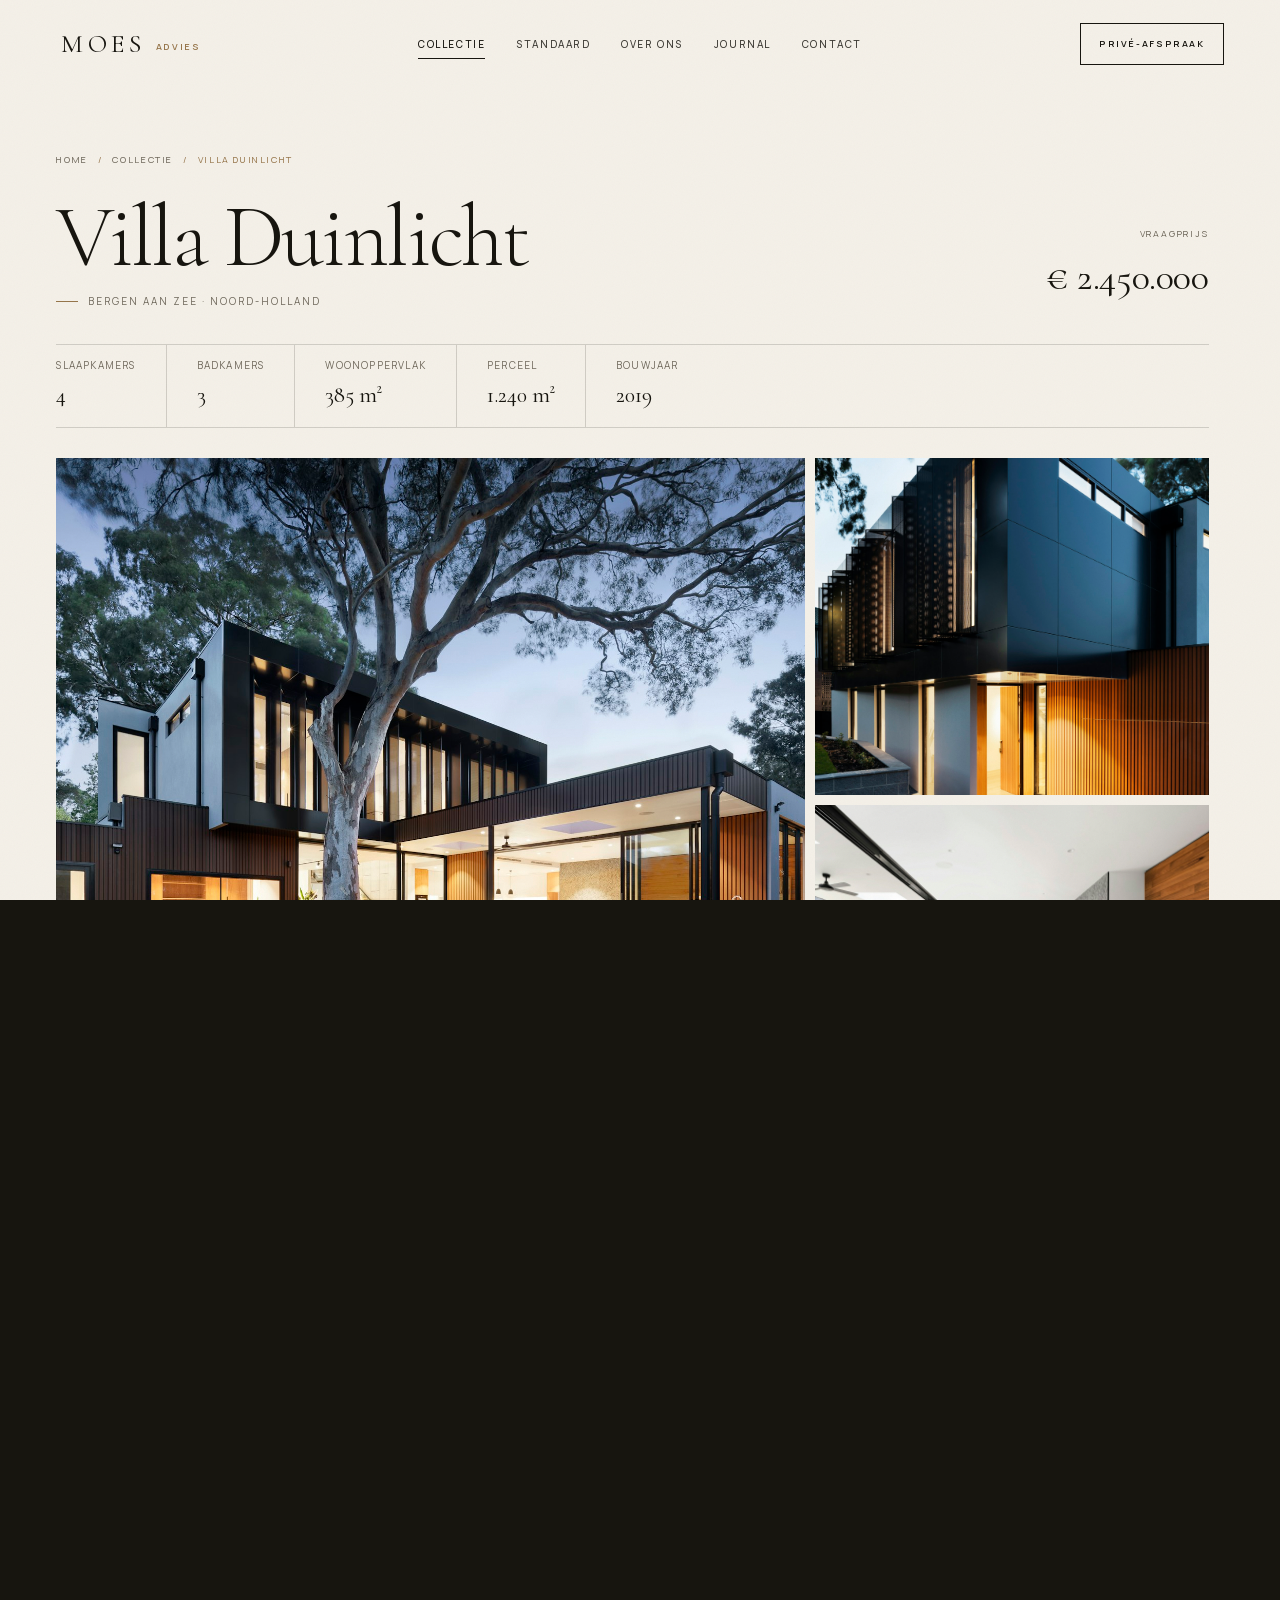
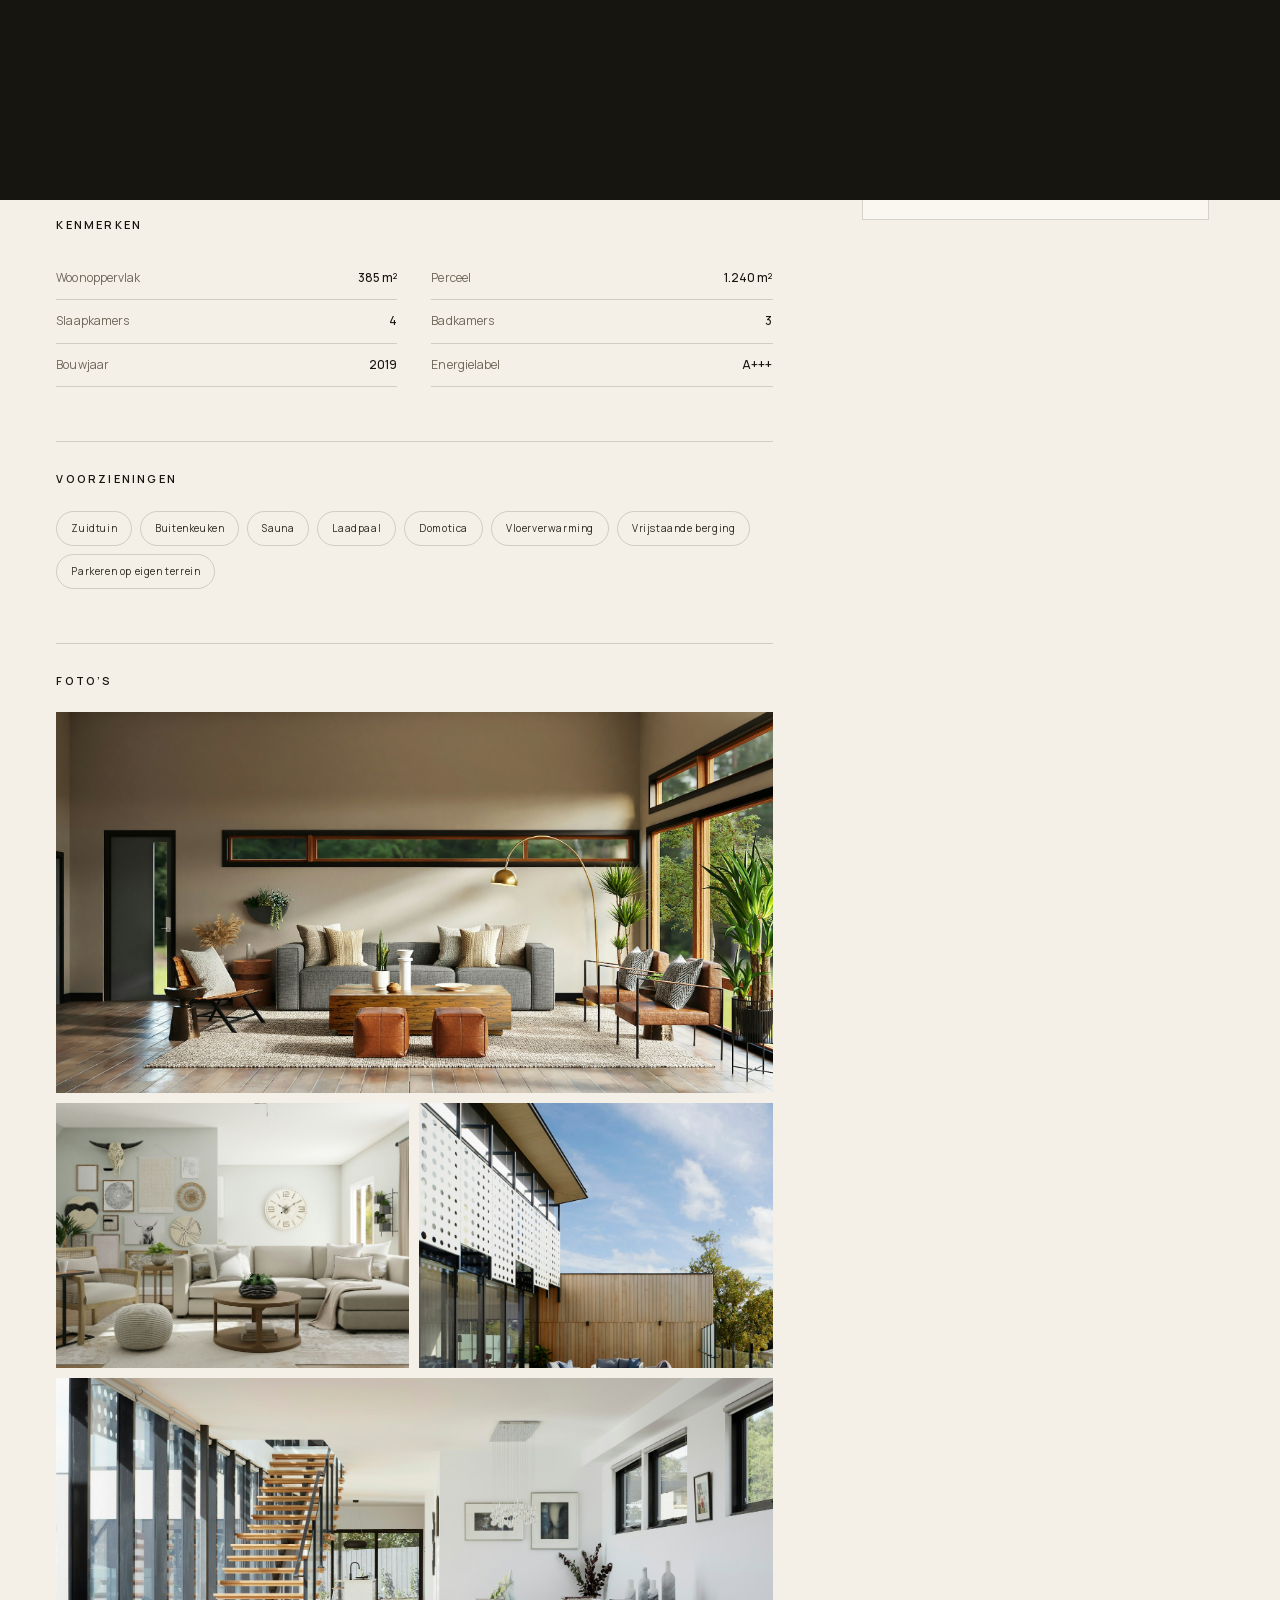
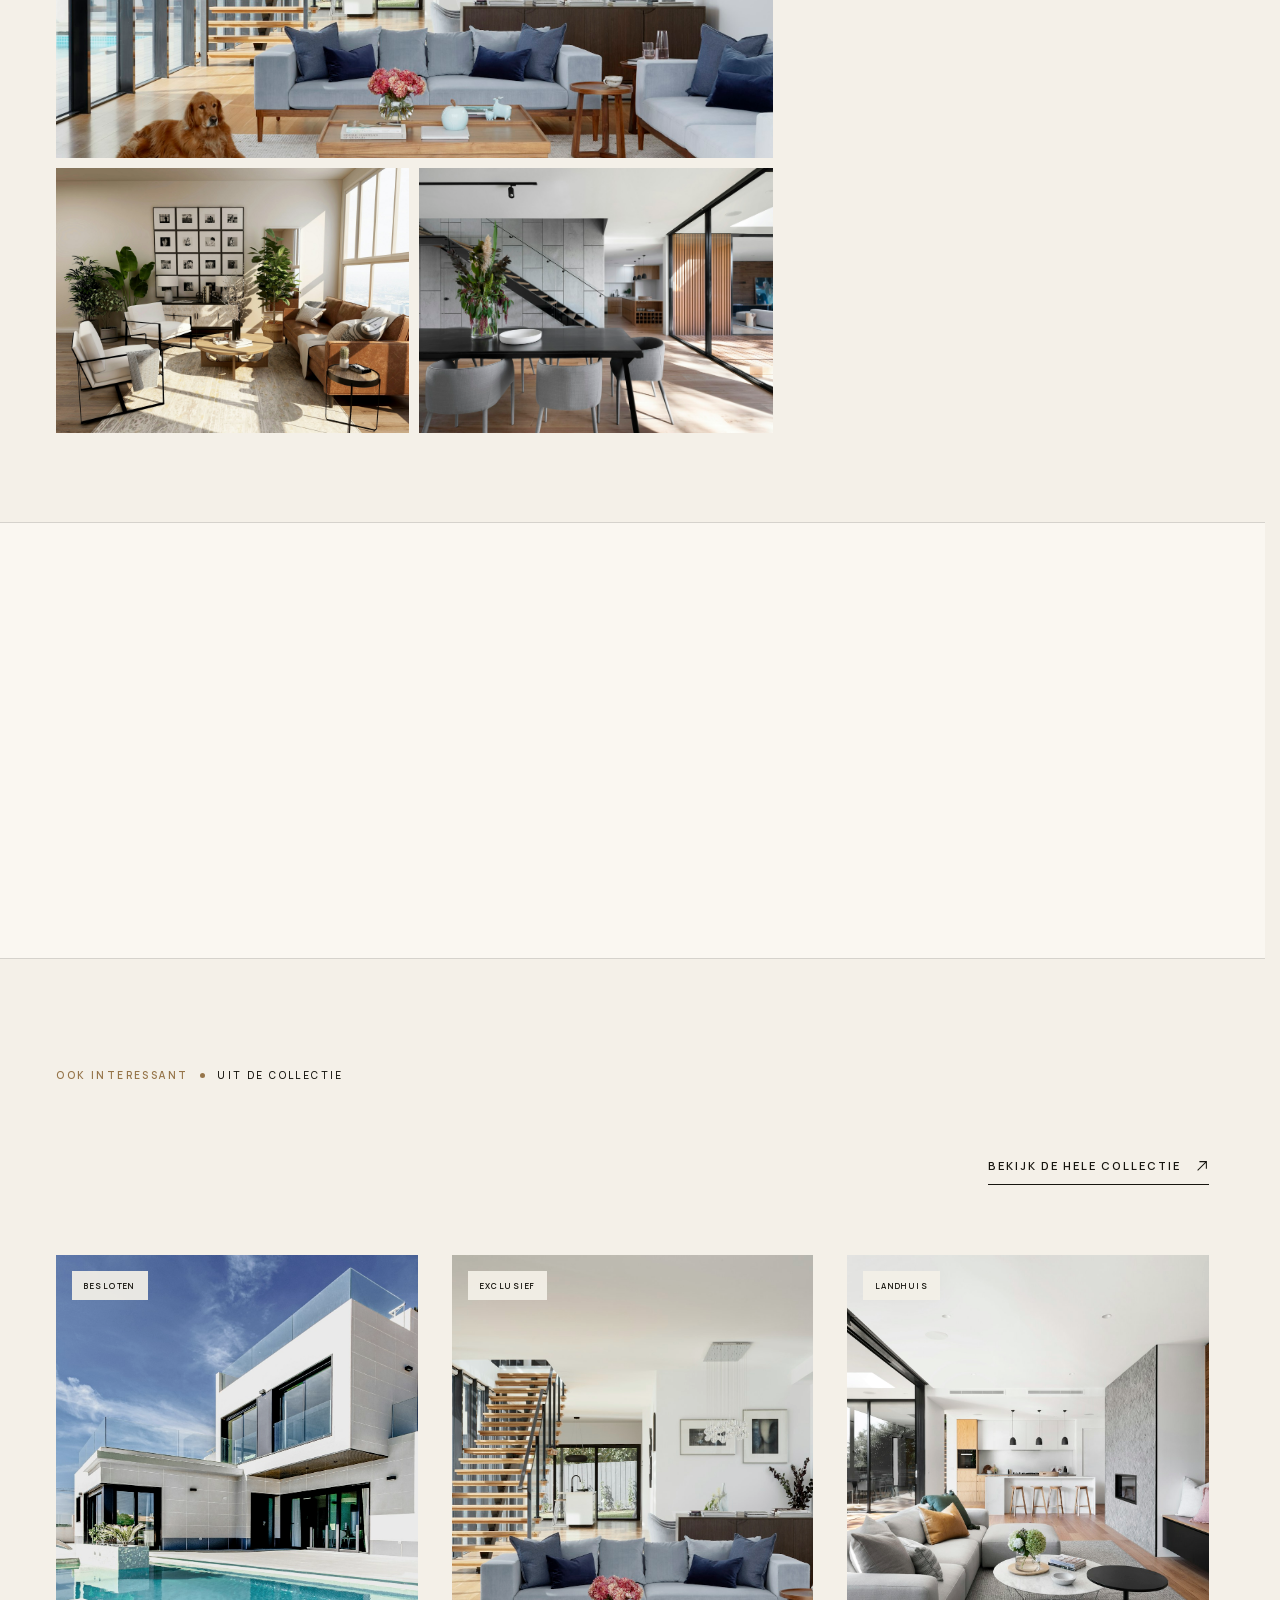
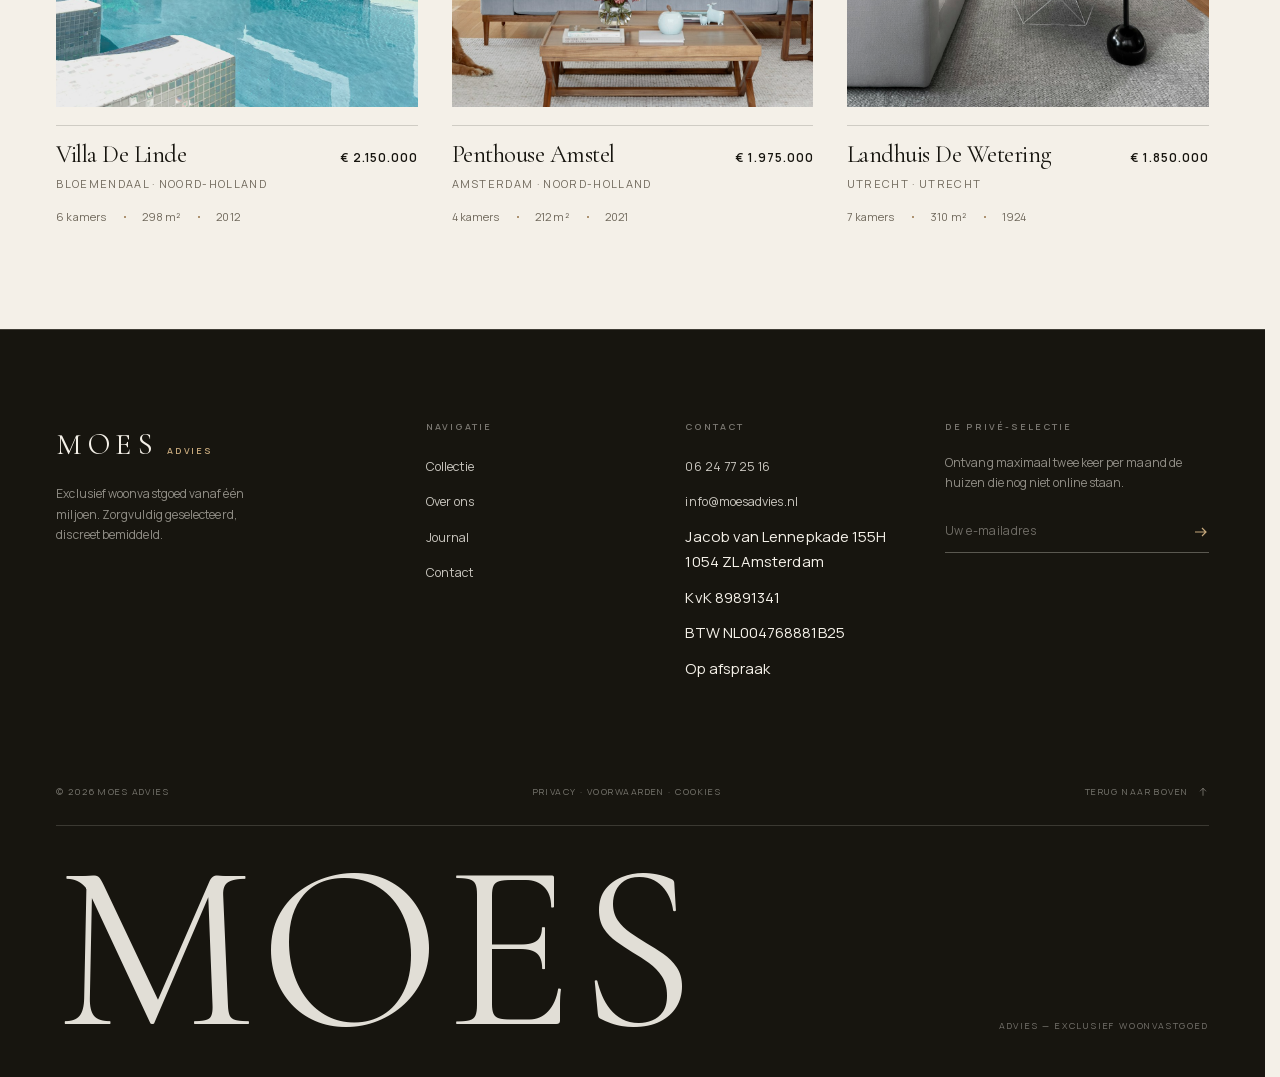
<file: villa-duinlicht.html>
<!DOCTYPE html>
<html lang="nl">
<head>
  <meta charset="UTF-8">
  <meta name="viewport" content="width=device-width, initial-scale=1">
  <title>Villa Duinlicht — Bergen aan Zee | Moes Advies</title>
  <meta name="description" content="Villa Duinlicht in Bergen aan Zee: 385 m², 4 slaapkamers en 3 badkamers. Vraagprijs € 2.450.000. Bekijk de presentatie bij Moes Advies.">
  <meta property="og:title" content="Villa Duinlicht — Bergen aan Zee | Moes Advies">
  <meta property="og:description" content="Villa Duinlicht in Bergen aan Zee: 385 m², 4 slaapkamers en 3 badkamers. Vraagprijs € 2.450.000. Bekijk de presentatie bij Moes Advies.">
  <meta property="og:type" content="website">
  <meta property="og:image" content="assets/img/hero">
  <meta name="theme-color" content="#17150f">
  <link rel="icon" href="assets/favicon.svg" type="image/svg+xml">
  <link rel="stylesheet" href="css/style.css">
  <script>document.documentElement.classList.add('js');try{if(sessionStorage.getItem('moes-nav')==='1'){document.documentElement.classList.add('veil-on','skip-preloader');sessionStorage.removeItem('moes-nav');}}catch(e){}</script>
</head>
<body>
  <a class="skip-link" href="#main">Naar de inhoud</a>
  <div class="page-veil" aria-hidden="true"></div>
  <div class="grain" aria-hidden="true"></div>
  <div class="cursor" aria-hidden="true"></div>
  <div class="cursor-ring" aria-hidden="true"><span class="cursor-ring__label">Bekijk</span></div>

  <header class="site-header" data-header>
    <div class="header__inner">
      <a class="brand" href="index.html" aria-label="MOES ADVIES — naar de homepage">MOES<span class="brand__sub">ADVIES</span></a>
      <nav class="nav" aria-label="Hoofdnavigatie">
        <a class="nav__link" href="collectie.html">Collectie</a>
        <a class="nav__link" href="index.html#standaard">Standaard</a>
        <a class="nav__link" href="over.html">Over ons</a>
        <a class="nav__link" href="journal.html">Journal</a>
        <a class="nav__link" href="contact.html">Contact</a>
      </nav>
      <div class="header__actions">
        <a class="header__cta" href="contact.html">Privé-afspraak</a>
        <button class="menu-toggle" data-menu-toggle aria-expanded="false" aria-controls="menu" aria-label="Menu openen"><i></i><i></i></button>
      </div>
    </div>
  </header>

  <div class="menu" id="menu" data-menu aria-hidden="true">
    <div class="menu__inner container">
      <nav class="menu__nav" aria-label="Menu">
        <a class="menu__link" href="collectie.html"><span>01</span>Collectie</a>
        <a class="menu__link" href="index.html#standaard"><span>02</span>Standaard</a>
        <a class="menu__link" href="over.html"><span>03</span>Over ons</a>
        <a class="menu__link" href="journal.html"><span>04</span>Journal</a>
        <a class="menu__link" href="contact.html"><span>05</span>Contact</a>
      </nav>
      <div class="menu__aside">
        <figure><img src="assets/img/int-3.jpg" alt="Licht interieur met designmeubelen" loading="lazy"></figure>
        <p>Liever eerst even praten? We nemen de tijd voor een persoonlijke kennismaking, op ons kantoor of bij u thuis.</p>
        <a class="link-arrow link-arrow--light" href="contact.html">Plan een afspraak
          <svg viewBox="0 0 16 16" fill="none" aria-hidden="true"><path d="M3 13L13 3M5 3h8v8" stroke="currentColor" stroke-width="1.2"/></svg>
        </a>
      </div>
    </div>
    <div class="menu__foot container">
      <span>Amsterdam · Bergen · Utrecht</span>
      <a href="tel:+31624772516">06 24 77 25 16</a>
      <span>Est. 2011</span>
    </div>
  </div>

  <main id="main">
    <section class="property-head">
      <div class="container">
        <nav class="breadcrumb" aria-label="Kruimelpad">
          <a href="index.html">Home</a><span aria-hidden="true">/</span>
          <a href="collectie.html">Collectie</a><span aria-hidden="true">/</span>
          <span>Villa Duinlicht</span>
        </nav>
        <div class="property-head__main">
          <div>
            <h1>Villa Duinlicht</h1>
            <p class="property-head__place">Bergen aan Zee · Noord-Holland</p>
          </div>
          <div class="property-head__price">
            <span>Vraagprijs</span>
            <strong>€ 2.450.000</strong>
          </div>
        </div>
        <div class="property-head__meta">
          <div>Slaapkamers<strong>4</strong></div>
          <div>Badkamers<strong>3</strong></div>
          <div>Woonoppervlak<strong>385 m²</strong></div>
          <div>Perceel<strong>1.240 m²</strong></div>
          <div>Bouwjaar<strong>2019</strong></div>
        </div>
      </div>
    </section>

    <div class="container">
      <div class="property-gallery">
        <figure data-lightbox data-caption="Villa Duinlicht — sfeerbeeld 1" tabindex="0" role="button" aria-label="Vergroot foto">
          <img src="assets/img/hero.jpg" alt="Villa Duinlicht in Bergen aan Zee" fetchpriority="high">
          <span class="property-gallery__count">
            <svg viewBox="0 0 16 16" fill="none" aria-hidden="true"><rect x="2" y="3" width="12" height="10" stroke="currentColor"/><path d="M2 11l4-3 3 2 2-1 3 3" stroke="currentColor"/></svg>
            9 foto’s
          </span>
        </figure>
        <figure data-lightbox data-caption="Villa Duinlicht — sfeerbeeld 2" tabindex="0" role="button" aria-label="Vergroot foto">
          <img src="assets/img/detail.jpg" alt="Villa Duinlicht, sfeerbeeld 2" loading="lazy">
        </figure>
        <figure data-lightbox data-caption="Villa Duinlicht — sfeerbeeld 3" tabindex="0" role="button" aria-label="Vergroot foto">
          <img src="assets/img/int-1.jpg" alt="Villa Duinlicht, sfeerbeeld 3" loading="lazy">
        </figure>
      </div>
    </div>

    <section class="property-body container">
      <div class="property-body__main">
        <p class="eyebrow"><span class="eyebrow__num">Presentatie</span><span class="eyebrow__dot"></span>Villa · Bergen aan Zee</p>
        <h2>Tussen duin en dennen, met de zee op fietsafstand.</h2>
        <p class="property-body__intro">Achter de eerste duinenrij van Bergen aan Zee staat een villa die zich bijna terugtrekt in het landschap. Veel glas, zwart hout en een tuin die overgaat in de duinen.</p>
        <p class="property-body__text">De woning is in 2019 ontworpen door een Haarlems bureau en sindsdien met één eigenaar zorgvuldig onderhouden. Op de begane grond vloeien keuken, eetkamer en salon in elkaar; op de verdieping liggen vier slaapkamers en een master suite met vrij uitzicht over de binnenduinrand.</p>
        <p class="property-body__text">Buiten is er een beschutte zuidtuin met terras, een vrijstaande berging en oprit voor twee auto’s. De zee ligt op nog geen kilometer; het centrum van Bergen op vijf minuten.</p>

        <div class="feature-block">
          <h3>Kenmerken</h3>
          <ul class="feature-list">
            <li><span>Woonoppervlak</span><span>385 m²</span></li>
            <li><span>Perceel</span><span>1.240 m²</span></li>
            <li><span>Slaapkamers</span><span>4</span></li>
            <li><span>Badkamers</span><span>3</span></li>
            <li><span>Bouwjaar</span><span>2019</span></li>
            <li><span>Energielabel</span><span>A+++</span></li>
          </ul>
        </div>

        <div class="feature-block">
          <h3>Voorzieningen</h3>
          <ul class="amenities">
              <li>Zuidtuin</li>
              <li>Buitenkeuken</li>
              <li>Sauna</li>
              <li>Laadpaal</li>
              <li>Domotica</li>
              <li>Vloerverwarming</li>
              <li>Vrijstaande berging</li>
              <li>Parkeren op eigen terrein</li>
          </ul>
        </div>

        <div class="feature-block">
          <h3>Foto’s</h3>
          <div class="property-gallery-grid">
            <figure data-lightbox data-caption="Villa Duinlicht — sfeerbeeld 4" tabindex="0" role="button" aria-label="Vergroot foto: sfeerbeeld 4">
              <img src="assets/img/int-5.jpg" alt="Villa Duinlicht, sfeerbeeld 4" loading="lazy">
            </figure>
            <figure data-lightbox data-caption="Villa Duinlicht — sfeerbeeld 5" tabindex="0" role="button" aria-label="Vergroot foto: sfeerbeeld 5">
              <img src="assets/img/int-6.jpg" alt="Villa Duinlicht, sfeerbeeld 5" loading="lazy">
            </figure>
            <figure data-lightbox data-caption="Villa Duinlicht — sfeerbeeld 6" tabindex="0" role="button" aria-label="Vergroot foto: sfeerbeeld 6">
              <img src="assets/img/int-4.jpg" alt="Villa Duinlicht, sfeerbeeld 6" loading="lazy">
            </figure>
            <figure data-lightbox data-caption="Villa Duinlicht — sfeerbeeld 7" tabindex="0" role="button" aria-label="Vergroot foto: sfeerbeeld 7">
              <img src="assets/img/int-2.jpg" alt="Villa Duinlicht, sfeerbeeld 7" loading="lazy">
            </figure>
            <figure data-lightbox data-caption="Villa Duinlicht — sfeerbeeld 8" tabindex="0" role="button" aria-label="Vergroot foto: sfeerbeeld 8">
              <img src="assets/img/int-3.jpg" alt="Villa Duinlicht, sfeerbeeld 8" loading="lazy">
            </figure>
            <figure data-lightbox data-caption="Villa Duinlicht — sfeerbeeld 9" tabindex="0" role="button" aria-label="Vergroot foto: sfeerbeeld 9">
              <img src="assets/img/villa-6.jpg" alt="Villa Duinlicht, sfeerbeeld 9" loading="lazy">
            </figure>
          </div>
        </div>
      </div>

      <aside>
        <div class="aside-card">
          <span class="aside-card__label">Vraagprijs</span>
          <p class="aside-card__price">€ 2.450.000</p>
          <span class="aside-card__status">Beschikbaar</span>
          <a class="btn btn--block" href="contact.html" data-magnetic><span>Plan een bezichtiging <svg viewBox="0 0 16 16" fill="none" aria-hidden="true"><path d="M3 13L13 3M5 3h8v8" stroke="currentColor" stroke-width="1.2"/></svg></span></a>
          <div class="aside-card__agent">
            <img src="assets/img/team-2.jpg" alt="Portret van Eva">
            <div><strong>Eva</strong><small>Oprichter &amp; partner</small></div>
          </div>
          <ul class="aside-card__list">
            <li><span>Objectnummer</span><strong>M-2604</strong></li>
            <li><span>Woonoppervlak</span><strong>385 m²</strong></li>
            <li><span>Perceel</span><strong>1.240 m²</strong></li>
            <li><span>Bouwjaar</span><strong>2019</strong></li>
            <li><span>Status</span><strong>Beschikbaar</strong></li>
          </ul>
          <p class="aside-card__note">Bezichtigingen op afspraak, ook ’s avonds en in het weekend. Vertrouwelijk en zonder verplichtingen.</p>
        </div>
      </aside>
    </section>

    <section class="location-band">
      <div class="container location-band__grid">
        <div data-reveal="up">
          <p class="eyebrow"><span class="eyebrow__num">Omgeving</span><span class="eyebrow__dot"></span>Noord-Holland</p>
          <h2>Bergen aan Zee, in vogelvlucht.</h2>
          <p>Bergen aan Zee is klein, groen en direct aan zee. Het dorp Bergen ligt achter de duinen, met galerieën, restaurants en een van de mooiste pleinen van Noord-Holland.</p>
        </div>
        <ul class="location-list" data-reveal="up" data-reveal-delay="1">
          <li><span>Bergen aan Zee</span><span>0,6 km</span></li>
              <li><span>Strand</span><span>0,9 km</span></li>
              <li><span>Bergen</span><span>4 km</span></li>
              <li><span>Alkmaar</span><span>12 km</span></li>
              <li><span>Amsterdam</span><span>45 km</span></li>
        </ul>
      </div>
    </section>

    <section class="similar">
      <div class="container">
        <div class="section-head">
          <div>
            <p class="eyebrow"><span class="eyebrow__num">Ook interessant</span><span class="eyebrow__dot"></span>Uit de collectie</p>
            <h2 class="section-head__title display-md" data-reveal="up">Misschien is dit ook <em>iets</em>.</h2>
          </div>
          <div class="section-head__aside">
            <a class="link-arrow" href="collectie.html">Bekijk de hele collectie <svg viewBox="0 0 16 16" fill="none" aria-hidden="true"><path d="M3 13L13 3M5 3h8v8" stroke="currentColor" stroke-width="1.2"/></svg></a>
          </div>
        </div>
        <div class="collection__grid">
          <a class="prop prop--portrait" href="villa-de-linde.html" data-type="villa" data-region="noord-holland" data-reveal="up" data-reveal-delay="0" data-cursor="Bekijk">
            <div class="prop__media">
              <span class="prop__tag">Besloten</span>
              <img src="assets/img/villa-2.jpg" alt="Villa De Linde in Bloemendaal" loading="lazy">
              <span class="prop__view">Bekijk <svg viewBox="0 0 16 16" fill="none" aria-hidden="true"><path d="M3 13L13 3M5 3h8v8" stroke="currentColor" stroke-width="1.2"/></svg></span>
            </div>
            <div class="prop__body">
              <div class="prop__row">
                <h3 class="prop__name">Villa De Linde</h3>
                <span class="prop__price">€ 2.150.000</span>
              </div>
              <p class="prop__place">Bloemendaal · Noord-Holland</p>
              <div class="prop__specs"><span>6 kamers</span><span>298 m²</span><span>2012</span></div>
            </div>
          </a>
          <a class="prop prop--portrait" href="penthouse-amstel.html" data-type="penthouse" data-region="noord-holland" data-reveal="up" data-reveal-delay="1" data-cursor="Bekijk">
            <div class="prop__media">
              <span class="prop__tag">Exclusief</span>
              <img src="assets/img/int-2.jpg" alt="Penthouse Amstel in Amsterdam" loading="lazy">
              <span class="prop__view">Bekijk <svg viewBox="0 0 16 16" fill="none" aria-hidden="true"><path d="M3 13L13 3M5 3h8v8" stroke="currentColor" stroke-width="1.2"/></svg></span>
            </div>
            <div class="prop__body">
              <div class="prop__row">
                <h3 class="prop__name">Penthouse Amstel</h3>
                <span class="prop__price">€ 1.975.000</span>
              </div>
              <p class="prop__place">Amsterdam · Noord-Holland</p>
              <div class="prop__specs"><span>4 kamers</span><span>212 m²</span><span>2021</span></div>
            </div>
          </a>
          <a class="prop prop--portrait" href="landhuis-de-wetering.html" data-type="landhuis" data-region="utrecht" data-reveal="up" data-reveal-delay="2" data-cursor="Bekijk">
            <div class="prop__media">
              <span class="prop__tag">Landhuis</span>
              <img src="assets/img/int-1.jpg" alt="Landhuis De Wetering in Utrecht" loading="lazy">
              <span class="prop__view">Bekijk <svg viewBox="0 0 16 16" fill="none" aria-hidden="true"><path d="M3 13L13 3M5 3h8v8" stroke="currentColor" stroke-width="1.2"/></svg></span>
            </div>
            <div class="prop__body">
              <div class="prop__row">
                <h3 class="prop__name">Landhuis De Wetering</h3>
                <span class="prop__price">€ 1.850.000</span>
              </div>
              <p class="prop__place">Utrecht · Utrecht</p>
              <div class="prop__specs"><span>7 kamers</span><span>310 m²</span><span>1924</span></div>
            </div>
          </a>
        </div>
      </div>
    </section>
  </main>

  <div class="lightbox" data-lightbox-root aria-hidden="true" role="dialog" aria-modal="true" aria-label="Fotogalerij">
    <button class="lightbox__close" data-lightbox-close>Sluiten
      <svg viewBox="0 0 16 16" fill="none" aria-hidden="true"><path d="M3 3l10 10M13 3L3 13" stroke="currentColor" stroke-width="1.2"/></svg>
    </button>
    <button class="lightbox__nav lightbox__nav--prev" data-lightbox-prev aria-label="Vorige foto">
      <svg viewBox="0 0 16 16" fill="none" aria-hidden="true"><path d="M13 8H3M7 4L3 8l4 4" stroke="currentColor" stroke-width="1.2"/></svg>
    </button>
    <figure class="lightbox__figure">
      <img data-lightbox-img src="assets/img/hero.jpg" alt="">
      <figcaption class="lightbox__caption" data-lightbox-caption></figcaption>
    </figure>
    <button class="lightbox__nav lightbox__nav--next" data-lightbox-next aria-label="Volgende foto">
      <svg viewBox="0 0 16 16" fill="none" aria-hidden="true"><path d="M3 8h10M9 4l4 4-4 4" stroke="currentColor" stroke-width="1.2"/></svg>
    </button>
  </div>

  <footer class="site-footer">
    <div class="container">
      <div class="footer__top">
        <div>
          <div class="footer__brand">MOES<span>ADVIES</span></div>
          <p class="footer__tag">Exclusief woonvastgoed vanaf één miljoen. Zorgvuldig geselecteerd, discreet bemiddeld.</p>
        </div>
        <div class="footer__col">
          <h4>Navigatie</h4>
          <ul>
            <li><a href="collectie.html">Collectie</a></li>
            <li><a href="over.html">Over ons</a></li>
            <li><a href="journal.html">Journal</a></li>
            <li><a href="contact.html">Contact</a></li>
          </ul>
        </div>
        <div class="footer__col">
          <h4>Contact</h4>
          <ul>
            <li><a href="tel:+31624772516">06 24 77 25 16</a></li>
            <li><a href="mailto:info@moesadvies.nl">info@moesadvies.nl</a></li>
            <li>Jacob van Lennepkade 155H<br>1054 ZL Amsterdam</li>
            <li>KvK 89891341</li>
            <li>BTW NL004768881B25</li>
            <li>Op afspraak</li>
          </ul>
        </div>
        <div class="footer__news">
          <h4>De privé-selectie</h4>
          <p>Ontvang maximaal twee keer per maand de huizen die nog niet online staan.</p>
          <form class="newsletter" data-newsletter>
            <input type="email" name="email" placeholder="Uw e-mailadres" aria-label="Uw e-mailadres" required>
            <button type="submit" aria-label="Aanmelden">
              <svg viewBox="0 0 16 16" fill="none" aria-hidden="true"><path d="M2 8h11M9 4l4 4-4 4" stroke="currentColor" stroke-width="1.2"/></svg>
            </button>
          </form>
          <div class="newsletter__msg" data-newsletter-msg aria-live="polite"></div>
        </div>
      </div>
      <div class="footer__bottom">
        <span>© <span data-year>2026</span> Moes Advies</span>
        <span><a href="juridisch.html#privacy">Privacy</a> · <a href="juridisch.html#voorwaarden">Voorwaarden</a> · <a href="juridisch.html#cookies">Cookies</a></span>
        <a class="footer__toplink" href="#main" data-top>Terug naar boven
          <svg viewBox="0 0 16 16" fill="none" aria-hidden="true"><path d="M8 13V3M4 7l4-4 4 4" stroke="currentColor" stroke-width="1.2"/></svg>
        </a>
      </div>
      <div class="footer__word" aria-hidden="true">MOES<small>ADVIES — EXCLUSIEF WOONVASTGOED</small></div>
    </div>
  </footer>
  <script src="js/main.js" defer></script>
</body>
</html>
</file>
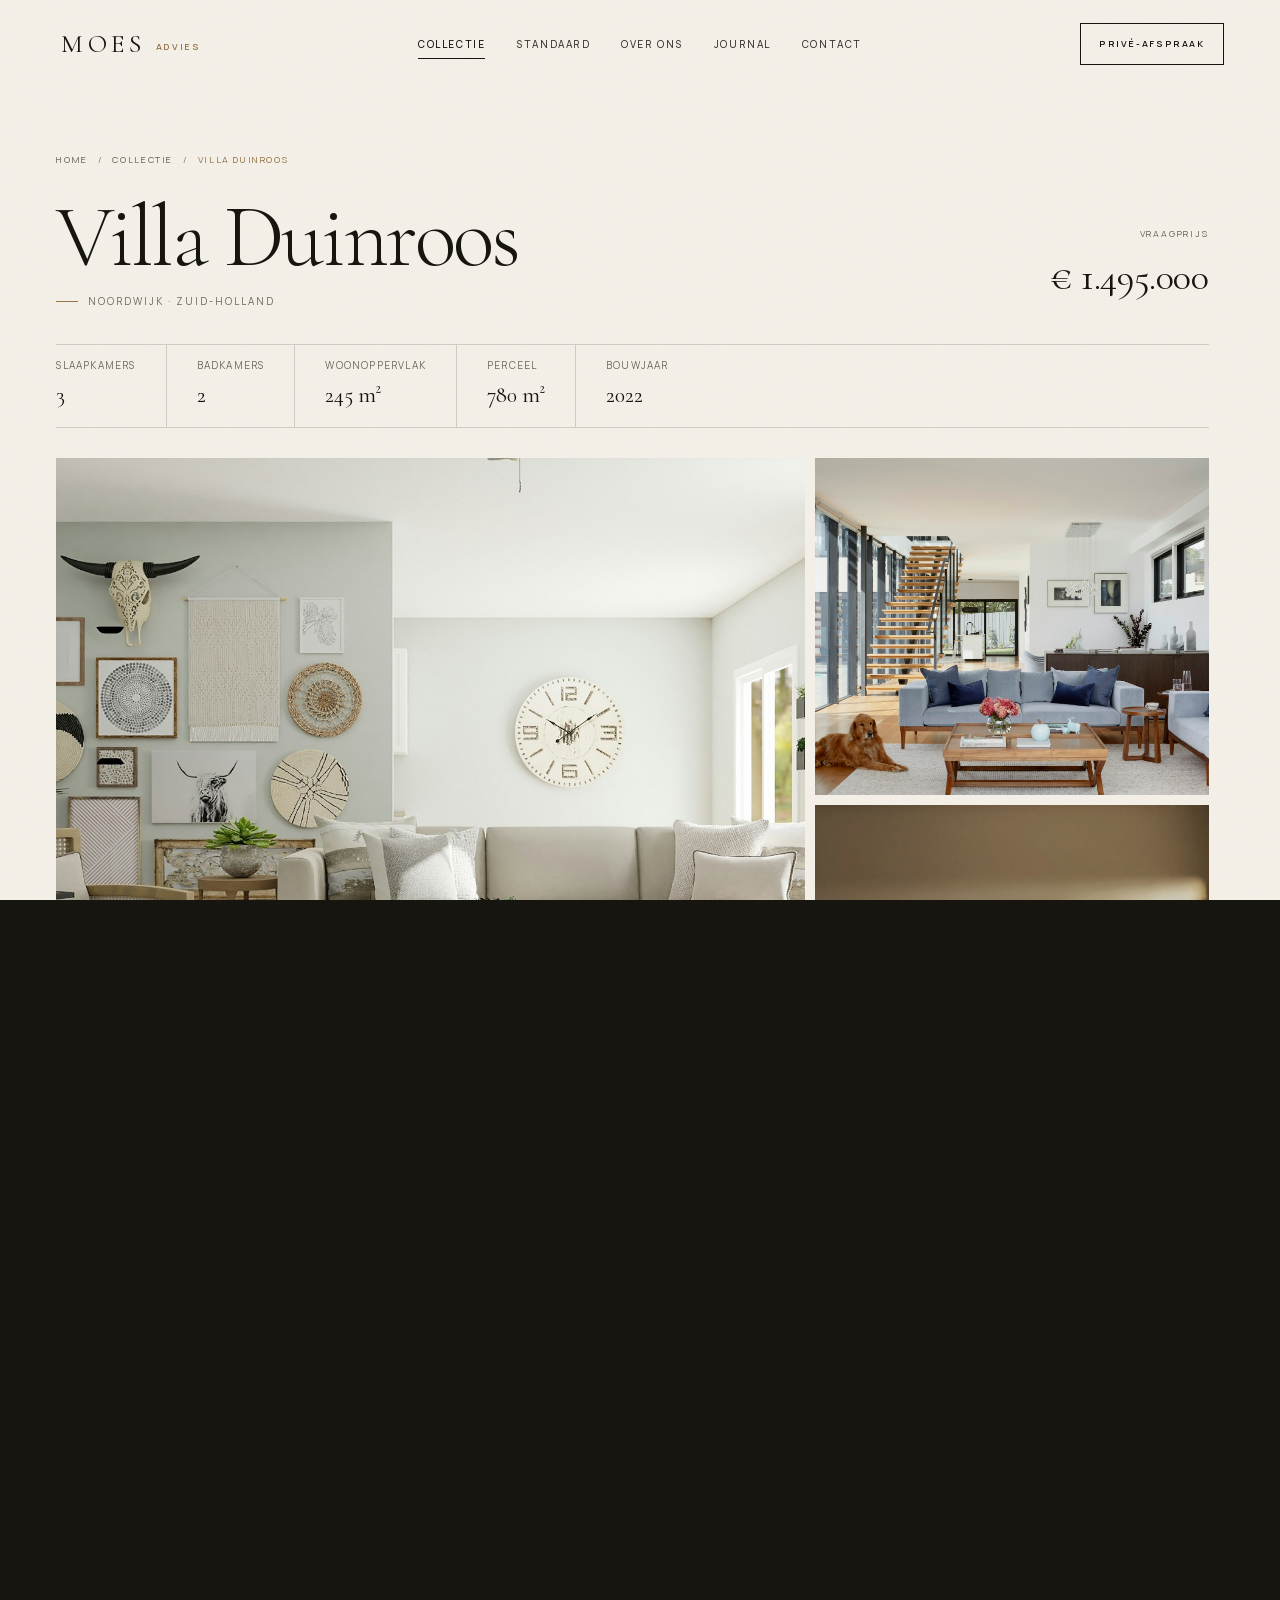
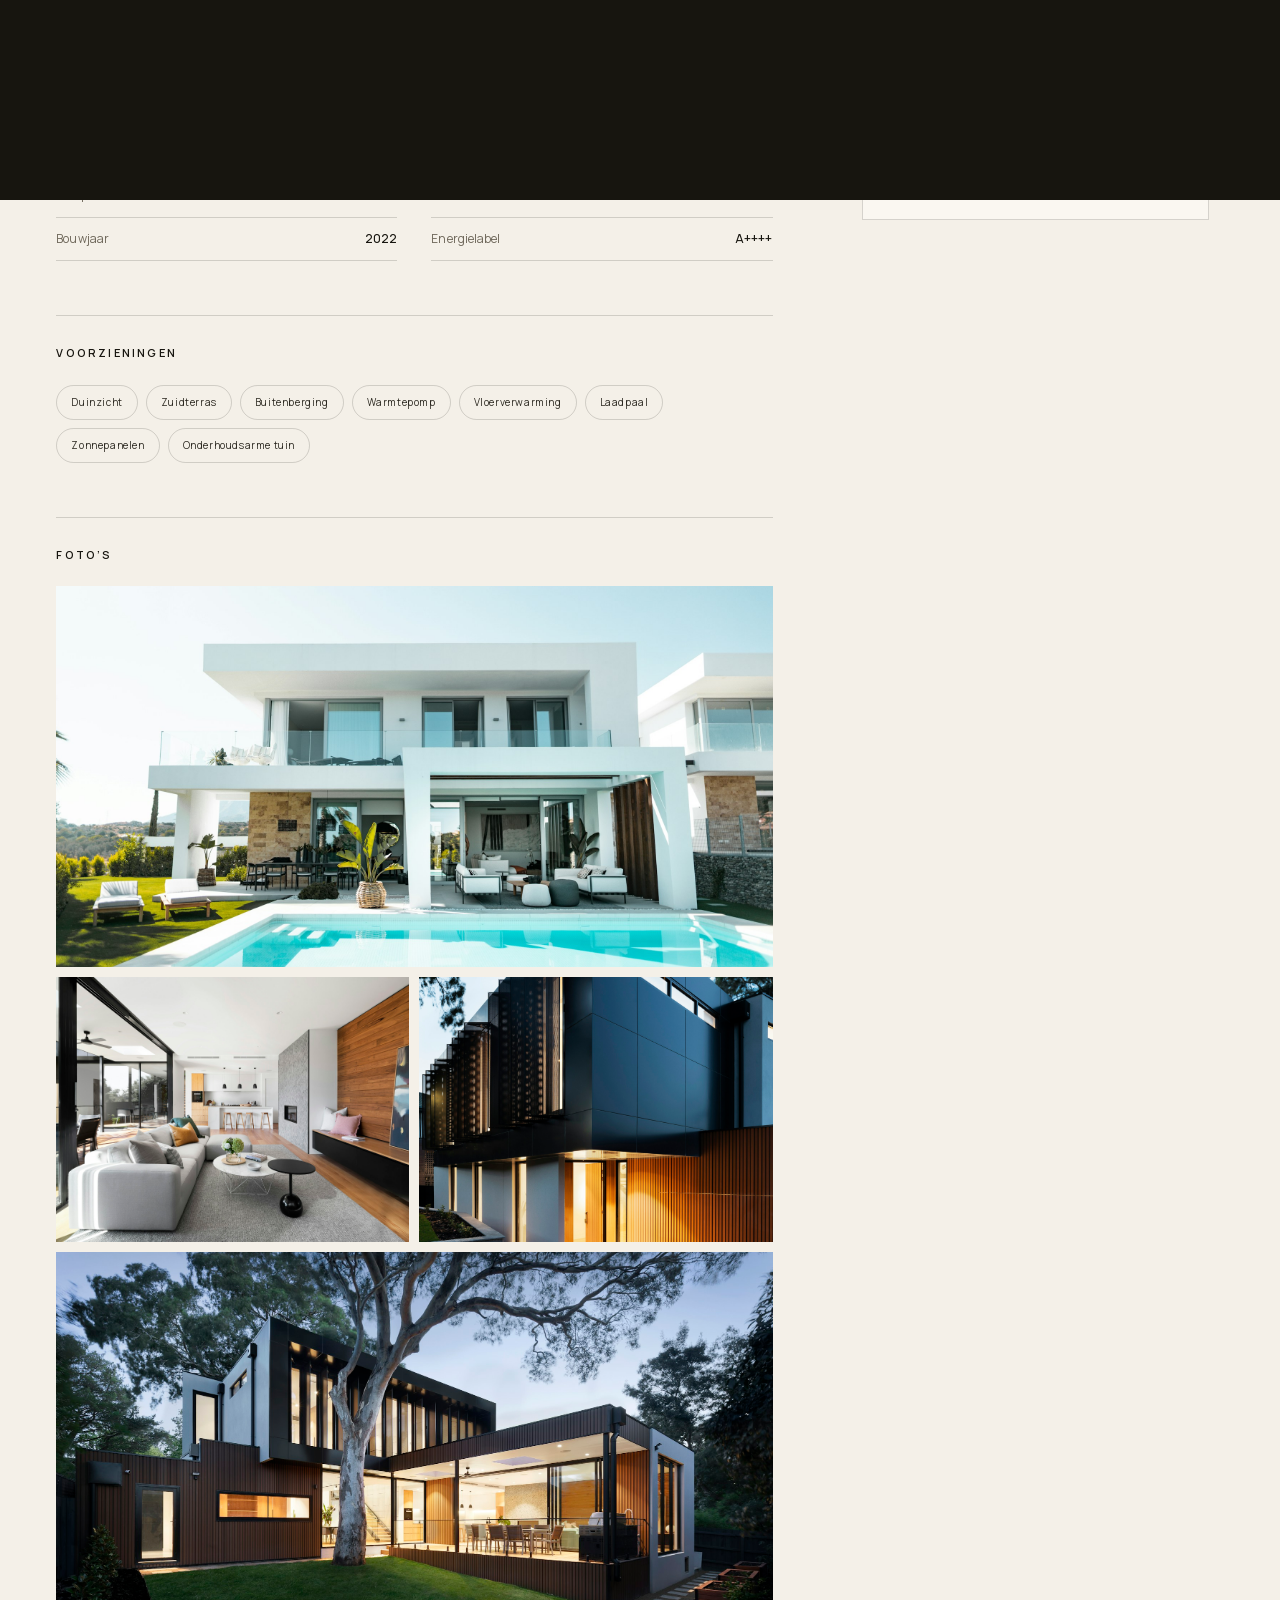
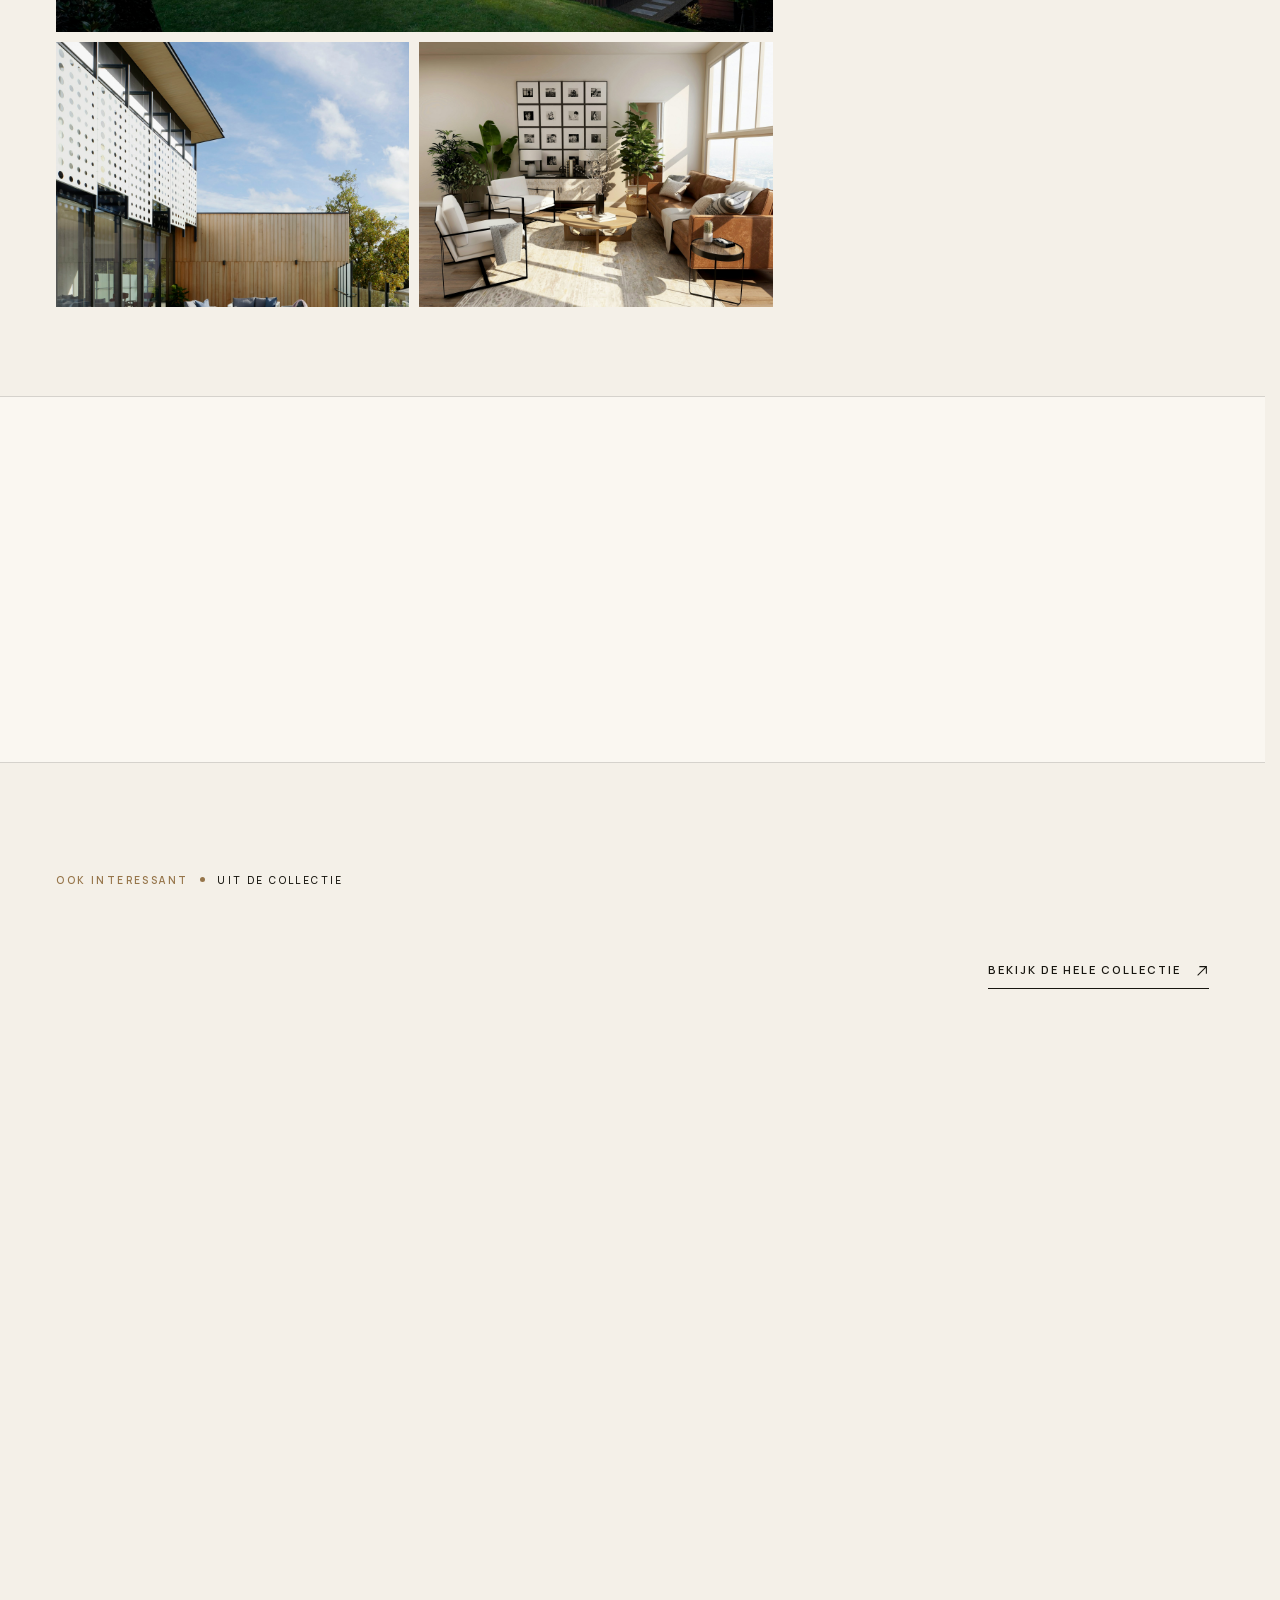
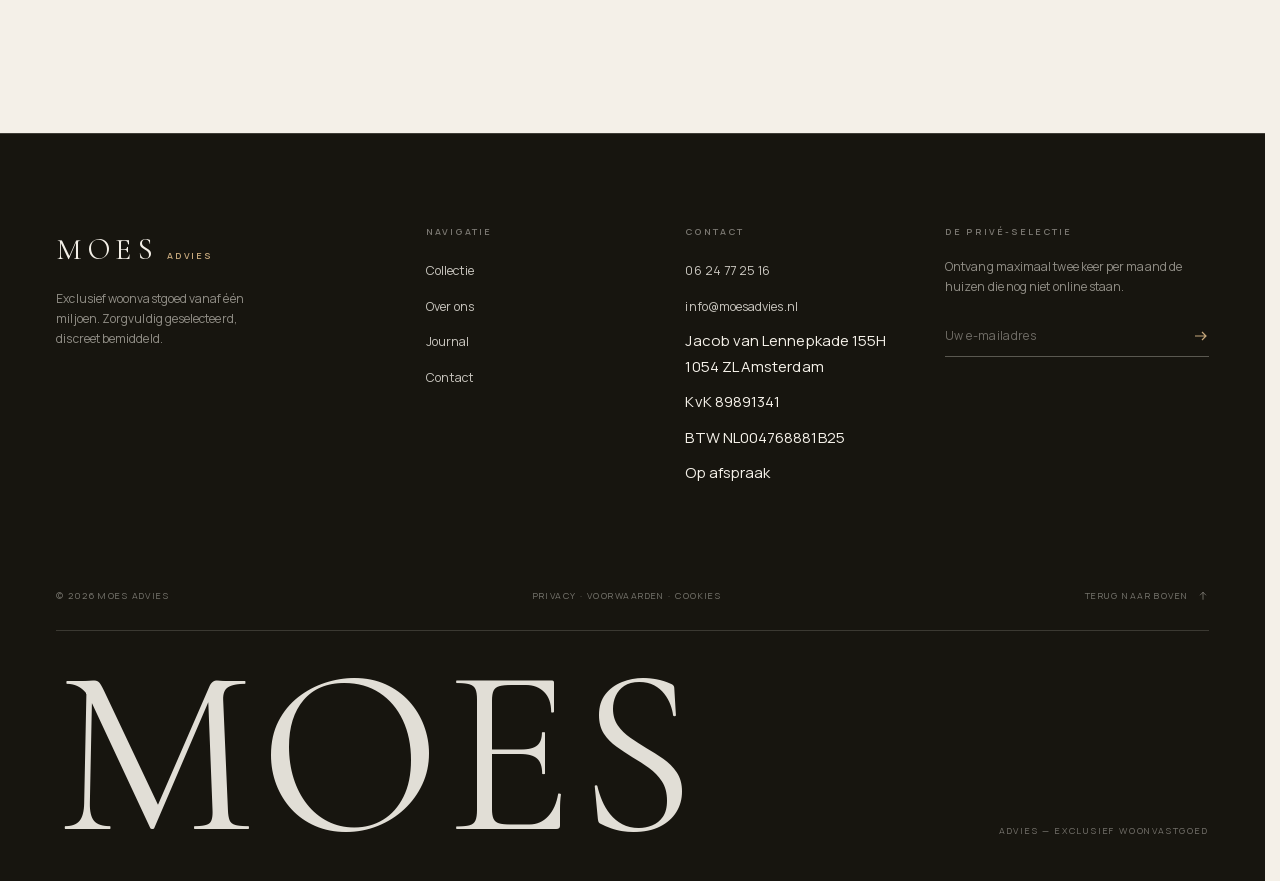
<file: villa-duinroos.html>
<!DOCTYPE html>
<html lang="nl">
<head>
  <meta charset="UTF-8">
  <meta name="viewport" content="width=device-width, initial-scale=1">
  <title>Villa Duinroos — Noordwijk | Moes Advies</title>
  <meta name="description" content="Villa Duinroos in Noordwijk: 245 m², 3 slaapkamers en 2 badkamers. Vraagprijs € 1.495.000. Bekijk de presentatie bij Moes Advies.">
  <meta property="og:title" content="Villa Duinroos — Noordwijk | Moes Advies">
  <meta property="og:description" content="Villa Duinroos in Noordwijk: 245 m², 3 slaapkamers en 2 badkamers. Vraagprijs € 1.495.000. Bekijk de presentatie bij Moes Advies.">
  <meta property="og:type" content="website">
  <meta property="og:image" content="assets/img/int-6">
  <meta name="theme-color" content="#17150f">
  <link rel="icon" href="assets/favicon.svg" type="image/svg+xml">
  <link rel="stylesheet" href="css/style.css">
  <script>document.documentElement.classList.add('js');try{if(sessionStorage.getItem('moes-nav')==='1'){document.documentElement.classList.add('veil-on','skip-preloader');sessionStorage.removeItem('moes-nav');}}catch(e){}</script>
</head>
<body>
  <a class="skip-link" href="#main">Naar de inhoud</a>
  <div class="page-veil" aria-hidden="true"></div>
  <div class="grain" aria-hidden="true"></div>
  <div class="cursor" aria-hidden="true"></div>
  <div class="cursor-ring" aria-hidden="true"><span class="cursor-ring__label">Bekijk</span></div>

  <header class="site-header" data-header>
    <div class="header__inner">
      <a class="brand" href="index.html" aria-label="MOES ADVIES — naar de homepage">MOES<span class="brand__sub">ADVIES</span></a>
      <nav class="nav" aria-label="Hoofdnavigatie">
        <a class="nav__link" href="collectie.html">Collectie</a>
        <a class="nav__link" href="index.html#standaard">Standaard</a>
        <a class="nav__link" href="over.html">Over ons</a>
        <a class="nav__link" href="journal.html">Journal</a>
        <a class="nav__link" href="contact.html">Contact</a>
      </nav>
      <div class="header__actions">
        <a class="header__cta" href="contact.html">Privé-afspraak</a>
        <button class="menu-toggle" data-menu-toggle aria-expanded="false" aria-controls="menu" aria-label="Menu openen"><i></i><i></i></button>
      </div>
    </div>
  </header>

  <div class="menu" id="menu" data-menu aria-hidden="true">
    <div class="menu__inner container">
      <nav class="menu__nav" aria-label="Menu">
        <a class="menu__link" href="collectie.html"><span>01</span>Collectie</a>
        <a class="menu__link" href="index.html#standaard"><span>02</span>Standaard</a>
        <a class="menu__link" href="over.html"><span>03</span>Over ons</a>
        <a class="menu__link" href="journal.html"><span>04</span>Journal</a>
        <a class="menu__link" href="contact.html"><span>05</span>Contact</a>
      </nav>
      <div class="menu__aside">
        <figure><img src="assets/img/int-3.jpg" alt="Licht interieur met designmeubelen" loading="lazy"></figure>
        <p>Liever eerst even praten? We nemen de tijd voor een persoonlijke kennismaking, op ons kantoor of bij u thuis.</p>
        <a class="link-arrow link-arrow--light" href="contact.html">Plan een afspraak
          <svg viewBox="0 0 16 16" fill="none" aria-hidden="true"><path d="M3 13L13 3M5 3h8v8" stroke="currentColor" stroke-width="1.2"/></svg>
        </a>
      </div>
    </div>
    <div class="menu__foot container">
      <span>Amsterdam · Bergen · Utrecht</span>
      <a href="tel:+31624772516">06 24 77 25 16</a>
      <span>Est. 2011</span>
    </div>
  </div>

  <main id="main">
    <section class="property-head">
      <div class="container">
        <nav class="breadcrumb" aria-label="Kruimelpad">
          <a href="index.html">Home</a><span aria-hidden="true">/</span>
          <a href="collectie.html">Collectie</a><span aria-hidden="true">/</span>
          <span>Villa Duinroos</span>
        </nav>
        <div class="property-head__main">
          <div>
            <h1>Villa Duinroos</h1>
            <p class="property-head__place">Noordwijk · Zuid-Holland</p>
          </div>
          <div class="property-head__price">
            <span>Vraagprijs</span>
            <strong>€ 1.495.000</strong>
          </div>
        </div>
        <div class="property-head__meta">
          <div>Slaapkamers<strong>3</strong></div>
          <div>Badkamers<strong>2</strong></div>
          <div>Woonoppervlak<strong>245 m²</strong></div>
          <div>Perceel<strong>780 m²</strong></div>
          <div>Bouwjaar<strong>2022</strong></div>
        </div>
      </div>
    </section>

    <div class="container">
      <div class="property-gallery">
        <figure data-lightbox data-caption="Villa Duinroos — sfeerbeeld 1" tabindex="0" role="button" aria-label="Vergroot foto">
          <img src="assets/img/int-6.jpg" alt="Villa Duinroos in Noordwijk" fetchpriority="high">
          <span class="property-gallery__count">
            <svg viewBox="0 0 16 16" fill="none" aria-hidden="true"><rect x="2" y="3" width="12" height="10" stroke="currentColor"/><path d="M2 11l4-3 3 2 2-1 3 3" stroke="currentColor"/></svg>
            9 foto’s
          </span>
        </figure>
        <figure data-lightbox data-caption="Villa Duinroos — sfeerbeeld 2" tabindex="0" role="button" aria-label="Vergroot foto">
          <img src="assets/img/int-2.jpg" alt="Villa Duinroos, sfeerbeeld 2" loading="lazy">
        </figure>
        <figure data-lightbox data-caption="Villa Duinroos — sfeerbeeld 3" tabindex="0" role="button" aria-label="Vergroot foto">
          <img src="assets/img/int-5.jpg" alt="Villa Duinroos, sfeerbeeld 3" loading="lazy">
        </figure>
      </div>
    </div>

    <section class="property-body container">
      <div class="property-body__main">
        <p class="eyebrow"><span class="eyebrow__num">Presentatie</span><span class="eyebrow__dot"></span>Villa · Noordwijk</p>
        <h2>Nieuwbouw met zout in de lucht.</h2>
        <p class="property-body__intro">Twee straten van de boulevard van Noordwijk staat een villa uit 2022 die het duinlandschap als uitgangspunt nam: laag, licht en met veel hout.</p>
        <p class="property-body__text">De woning heeft een open begane grond met een keuken aan de tuinzijde en een salon met hoge ramen. Op de verdieping liggen drie slaapkamers, waaronder een master met vrij uitzicht op de duinen.</p>
        <p class="property-body__text">De tuin is onderhoudsarm en beschut aangelegd, met een terras op het zuiden. De zee ligt op vijf minuten lopen; de winkelstraat op drie.</p>

        <div class="feature-block">
          <h3>Kenmerken</h3>
          <ul class="feature-list">
            <li><span>Woonoppervlak</span><span>245 m²</span></li>
            <li><span>Perceel</span><span>780 m²</span></li>
            <li><span>Slaapkamers</span><span>3</span></li>
            <li><span>Badkamers</span><span>2</span></li>
            <li><span>Bouwjaar</span><span>2022</span></li>
            <li><span>Energielabel</span><span>A++++</span></li>
          </ul>
        </div>

        <div class="feature-block">
          <h3>Voorzieningen</h3>
          <ul class="amenities">
              <li>Duinzicht</li>
              <li>Zuidterras</li>
              <li>Buitenberging</li>
              <li>Warmtepomp</li>
              <li>Vloerverwarming</li>
              <li>Laadpaal</li>
              <li>Zonnepanelen</li>
              <li>Onderhoudsarme tuin</li>
          </ul>
        </div>

        <div class="feature-block">
          <h3>Foto’s</h3>
          <div class="property-gallery-grid">
            <figure data-lightbox data-caption="Villa Duinroos — sfeerbeeld 4" tabindex="0" role="button" aria-label="Vergroot foto: sfeerbeeld 4">
              <img src="assets/img/pool.jpg" alt="Villa Duinroos, sfeerbeeld 4" loading="lazy">
            </figure>
            <figure data-lightbox data-caption="Villa Duinroos — sfeerbeeld 5" tabindex="0" role="button" aria-label="Vergroot foto: sfeerbeeld 5">
              <img src="assets/img/int-1.jpg" alt="Villa Duinroos, sfeerbeeld 5" loading="lazy">
            </figure>
            <figure data-lightbox data-caption="Villa Duinroos — sfeerbeeld 6" tabindex="0" role="button" aria-label="Vergroot foto: sfeerbeeld 6">
              <img src="assets/img/detail.jpg" alt="Villa Duinroos, sfeerbeeld 6" loading="lazy">
            </figure>
            <figure data-lightbox data-caption="Villa Duinroos — sfeerbeeld 7" tabindex="0" role="button" aria-label="Vergroot foto: sfeerbeeld 7">
              <img src="assets/img/hero.jpg" alt="Villa Duinroos, sfeerbeeld 7" loading="lazy">
            </figure>
            <figure data-lightbox data-caption="Villa Duinroos — sfeerbeeld 8" tabindex="0" role="button" aria-label="Vergroot foto: sfeerbeeld 8">
              <img src="assets/img/int-4.jpg" alt="Villa Duinroos, sfeerbeeld 8" loading="lazy">
            </figure>
            <figure data-lightbox data-caption="Villa Duinroos — sfeerbeeld 9" tabindex="0" role="button" aria-label="Vergroot foto: sfeerbeeld 9">
              <img src="assets/img/int-3.jpg" alt="Villa Duinroos, sfeerbeeld 9" loading="lazy">
            </figure>
          </div>
        </div>
      </div>

      <aside>
        <div class="aside-card">
          <span class="aside-card__label">Vraagprijs</span>
          <p class="aside-card__price">€ 1.495.000</p>
          <span class="aside-card__status">Onder bod</span>
          <a class="btn btn--block" href="contact.html" data-magnetic><span>Plan een bezichtiging <svg viewBox="0 0 16 16" fill="none" aria-hidden="true"><path d="M3 13L13 3M5 3h8v8" stroke="currentColor" stroke-width="1.2"/></svg></span></a>
          <div class="aside-card__agent">
            <img src="assets/img/team-1.jpg" alt="Portret van Joris">
            <div><strong>Joris</strong><small>Partner · Noord-Holland</small></div>
          </div>
          <ul class="aside-card__list">
            <li><span>Objectnummer</span><strong>M-2608</strong></li>
            <li><span>Woonoppervlak</span><strong>245 m²</strong></li>
            <li><span>Perceel</span><strong>780 m²</strong></li>
            <li><span>Bouwjaar</span><strong>2022</strong></li>
            <li><span>Status</span><strong>Onder bod</strong></li>
          </ul>
          <p class="aside-card__note">Bezichtigingen op afspraak, ook ’s avonds en in het weekend. Vertrouwelijk en zonder verplichtingen.</p>
        </div>
      </aside>
    </section>

    <section class="location-band">
      <div class="container location-band__grid">
        <div data-reveal="up">
          <p class="eyebrow"><span class="eyebrow__num">Omgeving</span><span class="eyebrow__dot"></span>Zuid-Holland</p>
          <h2>Noordwijk, in vogelvlucht.</h2>
          <p>Noordwijk heeft een boulevard, een oud dorp en het strand. Het is het hele jaar door levendig, zonder de drukte van de grote stad.</p>
        </div>
        <ul class="location-list" data-reveal="up" data-reveal-delay="1">
          <li><span>Strand</span><span>0,4 km</span></li>
              <li><span>Noordwijk</span><span>0,8 km</span></li>
              <li><span>Leiden</span><span>12 km</span></li>
              <li><span>Haarlem</span><span>25 km</span></li>
              <li><span>Schiphol</span><span>28 km</span></li>
        </ul>
      </div>
    </section>

    <section class="similar">
      <div class="container">
        <div class="section-head">
          <div>
            <p class="eyebrow"><span class="eyebrow__num">Ook interessant</span><span class="eyebrow__dot"></span>Uit de collectie</p>
            <h2 class="section-head__title display-md" data-reveal="up">Misschien is dit ook <em>iets</em>.</h2>
          </div>
          <div class="section-head__aside">
            <a class="link-arrow" href="collectie.html">Bekijk de hele collectie <svg viewBox="0 0 16 16" fill="none" aria-hidden="true"><path d="M3 13L13 3M5 3h8v8" stroke="currentColor" stroke-width="1.2"/></svg></a>
          </div>
        </div>
        <div class="collection__grid">
          <a class="prop prop--portrait" href="penthouse-maas.html" data-type="penthouse" data-region="zuid-holland" data-reveal="up" data-reveal-delay="0" data-cursor="Bekijk">
            <div class="prop__media">
              <span class="prop__tag">Nieuw</span>
              <img src="assets/img/int-3.jpg" alt="Penthouse Maas in Rotterdam" loading="lazy">
              <span class="prop__view">Bekijk <svg viewBox="0 0 16 16" fill="none" aria-hidden="true"><path d="M3 13L13 3M5 3h8v8" stroke="currentColor" stroke-width="1.2"/></svg></span>
            </div>
            <div class="prop__body">
              <div class="prop__row">
                <h3 class="prop__name">Penthouse Maas</h3>
                <span class="prop__price">€ 1.395.000</span>
              </div>
              <p class="prop__place">Rotterdam · Zuid-Holland</p>
              <div class="prop__specs"><span>4 kamers</span><span>186 m²</span><span>2020</span></div>
            </div>
          </a>
          <a class="prop prop--portrait" href="landgoed-de-beuk.html" data-type="landgoed" data-region="utrecht" data-reveal="up" data-reveal-delay="1" data-cursor="Bekijk">
            <div class="prop__media">
              <span class="prop__tag">Landgoed</span>
              <img src="assets/img/villa-4.jpg" alt="Landgoed De Beuk in Lage Vuursche" loading="lazy">
              <span class="prop__view">Bekijk <svg viewBox="0 0 16 16" fill="none" aria-hidden="true"><path d="M3 13L13 3M5 3h8v8" stroke="currentColor" stroke-width="1.2"/></svg></span>
            </div>
            <div class="prop__body">
              <div class="prop__row">
                <h3 class="prop__name">Landgoed De Beuk</h3>
                <span class="prop__price">€ 3.850.000</span>
              </div>
              <p class="prop__place">Lage Vuursche · Utrecht</p>
              <div class="prop__specs"><span>9 kamers</span><span>640 m²</span><span>1908</span></div>
            </div>
          </a>
          <a class="prop prop--portrait" href="villa-oud-zuid.html" data-type="villa" data-region="noord-holland" data-reveal="up" data-reveal-delay="2" data-cursor="Bekijk">
            <div class="prop__media">
              <span class="prop__tag">Gerenoveerd</span>
              <img src="assets/img/int-1.jpg" alt="Villa Oud-Zuid in Amsterdam" loading="lazy">
              <span class="prop__view">Bekijk <svg viewBox="0 0 16 16" fill="none" aria-hidden="true"><path d="M3 13L13 3M5 3h8v8" stroke="currentColor" stroke-width="1.2"/></svg></span>
            </div>
            <div class="prop__body">
              <div class="prop__row">
                <h3 class="prop__name">Villa Oud-Zuid</h3>
                <span class="prop__price">€ 3.250.000</span>
              </div>
              <p class="prop__place">Amsterdam · Noord-Holland</p>
              <div class="prop__specs"><span>7 kamers</span><span>365 m²</span><span>1936</span></div>
            </div>
          </a>
        </div>
      </div>
    </section>
  </main>

  <div class="lightbox" data-lightbox-root aria-hidden="true" role="dialog" aria-modal="true" aria-label="Fotogalerij">
    <button class="lightbox__close" data-lightbox-close>Sluiten
      <svg viewBox="0 0 16 16" fill="none" aria-hidden="true"><path d="M3 3l10 10M13 3L3 13" stroke="currentColor" stroke-width="1.2"/></svg>
    </button>
    <button class="lightbox__nav lightbox__nav--prev" data-lightbox-prev aria-label="Vorige foto">
      <svg viewBox="0 0 16 16" fill="none" aria-hidden="true"><path d="M13 8H3M7 4L3 8l4 4" stroke="currentColor" stroke-width="1.2"/></svg>
    </button>
    <figure class="lightbox__figure">
      <img data-lightbox-img src="assets/img/int-6.jpg" alt="">
      <figcaption class="lightbox__caption" data-lightbox-caption></figcaption>
    </figure>
    <button class="lightbox__nav lightbox__nav--next" data-lightbox-next aria-label="Volgende foto">
      <svg viewBox="0 0 16 16" fill="none" aria-hidden="true"><path d="M3 8h10M9 4l4 4-4 4" stroke="currentColor" stroke-width="1.2"/></svg>
    </button>
  </div>

  <footer class="site-footer">
    <div class="container">
      <div class="footer__top">
        <div>
          <div class="footer__brand">MOES<span>ADVIES</span></div>
          <p class="footer__tag">Exclusief woonvastgoed vanaf één miljoen. Zorgvuldig geselecteerd, discreet bemiddeld.</p>
        </div>
        <div class="footer__col">
          <h4>Navigatie</h4>
          <ul>
            <li><a href="collectie.html">Collectie</a></li>
            <li><a href="over.html">Over ons</a></li>
            <li><a href="journal.html">Journal</a></li>
            <li><a href="contact.html">Contact</a></li>
          </ul>
        </div>
        <div class="footer__col">
          <h4>Contact</h4>
          <ul>
            <li><a href="tel:+31624772516">06 24 77 25 16</a></li>
            <li><a href="mailto:info@moesadvies.nl">info@moesadvies.nl</a></li>
            <li>Jacob van Lennepkade 155H<br>1054 ZL Amsterdam</li>
            <li>KvK 89891341</li>
            <li>BTW NL004768881B25</li>
            <li>Op afspraak</li>
          </ul>
        </div>
        <div class="footer__news">
          <h4>De privé-selectie</h4>
          <p>Ontvang maximaal twee keer per maand de huizen die nog niet online staan.</p>
          <form class="newsletter" data-newsletter>
            <input type="email" name="email" placeholder="Uw e-mailadres" aria-label="Uw e-mailadres" required>
            <button type="submit" aria-label="Aanmelden">
              <svg viewBox="0 0 16 16" fill="none" aria-hidden="true"><path d="M2 8h11M9 4l4 4-4 4" stroke="currentColor" stroke-width="1.2"/></svg>
            </button>
          </form>
          <div class="newsletter__msg" data-newsletter-msg aria-live="polite"></div>
        </div>
      </div>
      <div class="footer__bottom">
        <span>© <span data-year>2026</span> Moes Advies</span>
        <span><a href="juridisch.html#privacy">Privacy</a> · <a href="juridisch.html#voorwaarden">Voorwaarden</a> · <a href="juridisch.html#cookies">Cookies</a></span>
        <a class="footer__toplink" href="#main" data-top>Terug naar boven
          <svg viewBox="0 0 16 16" fill="none" aria-hidden="true"><path d="M8 13V3M4 7l4-4 4 4" stroke="currentColor" stroke-width="1.2"/></svg>
        </a>
      </div>
      <div class="footer__word" aria-hidden="true">MOES<small>ADVIES — EXCLUSIEF WOONVASTGOED</small></div>
    </div>
  </footer>
  <script src="js/main.js" defer></script>
</body>
</html>
</file>
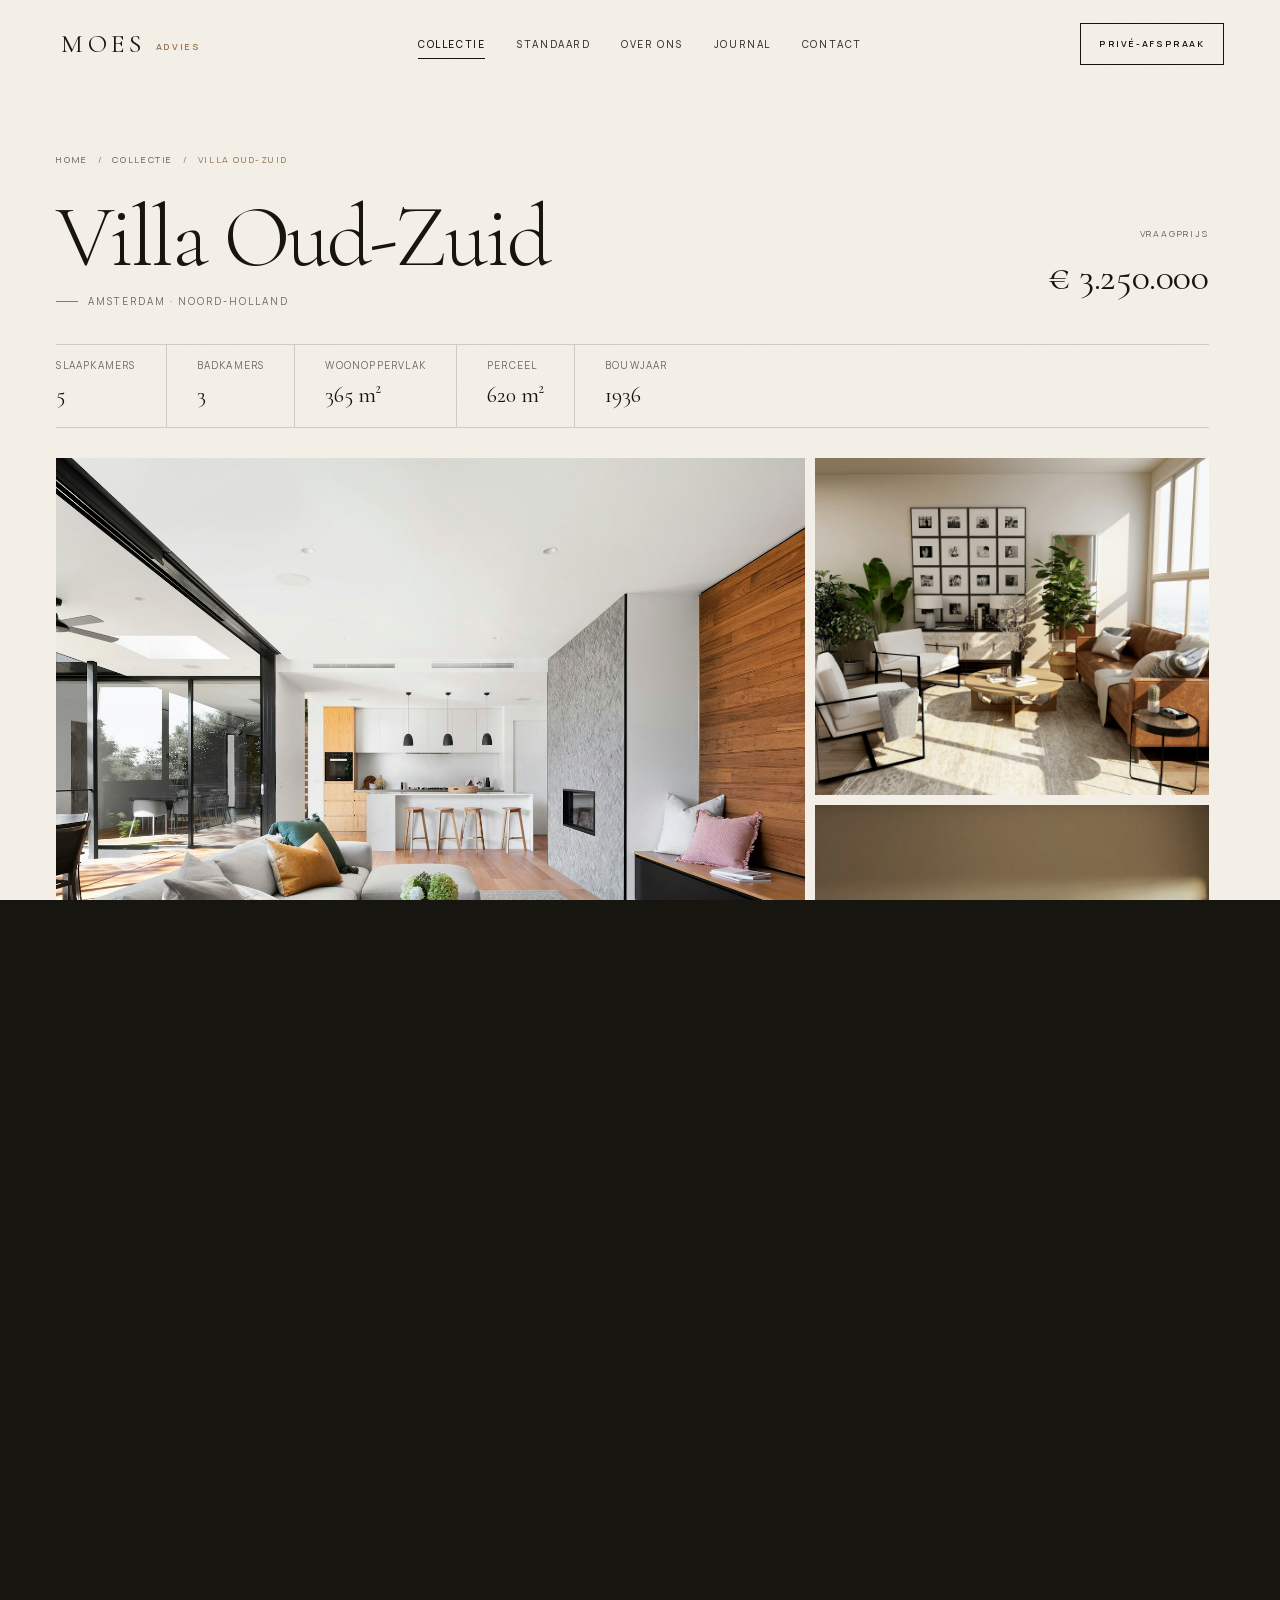
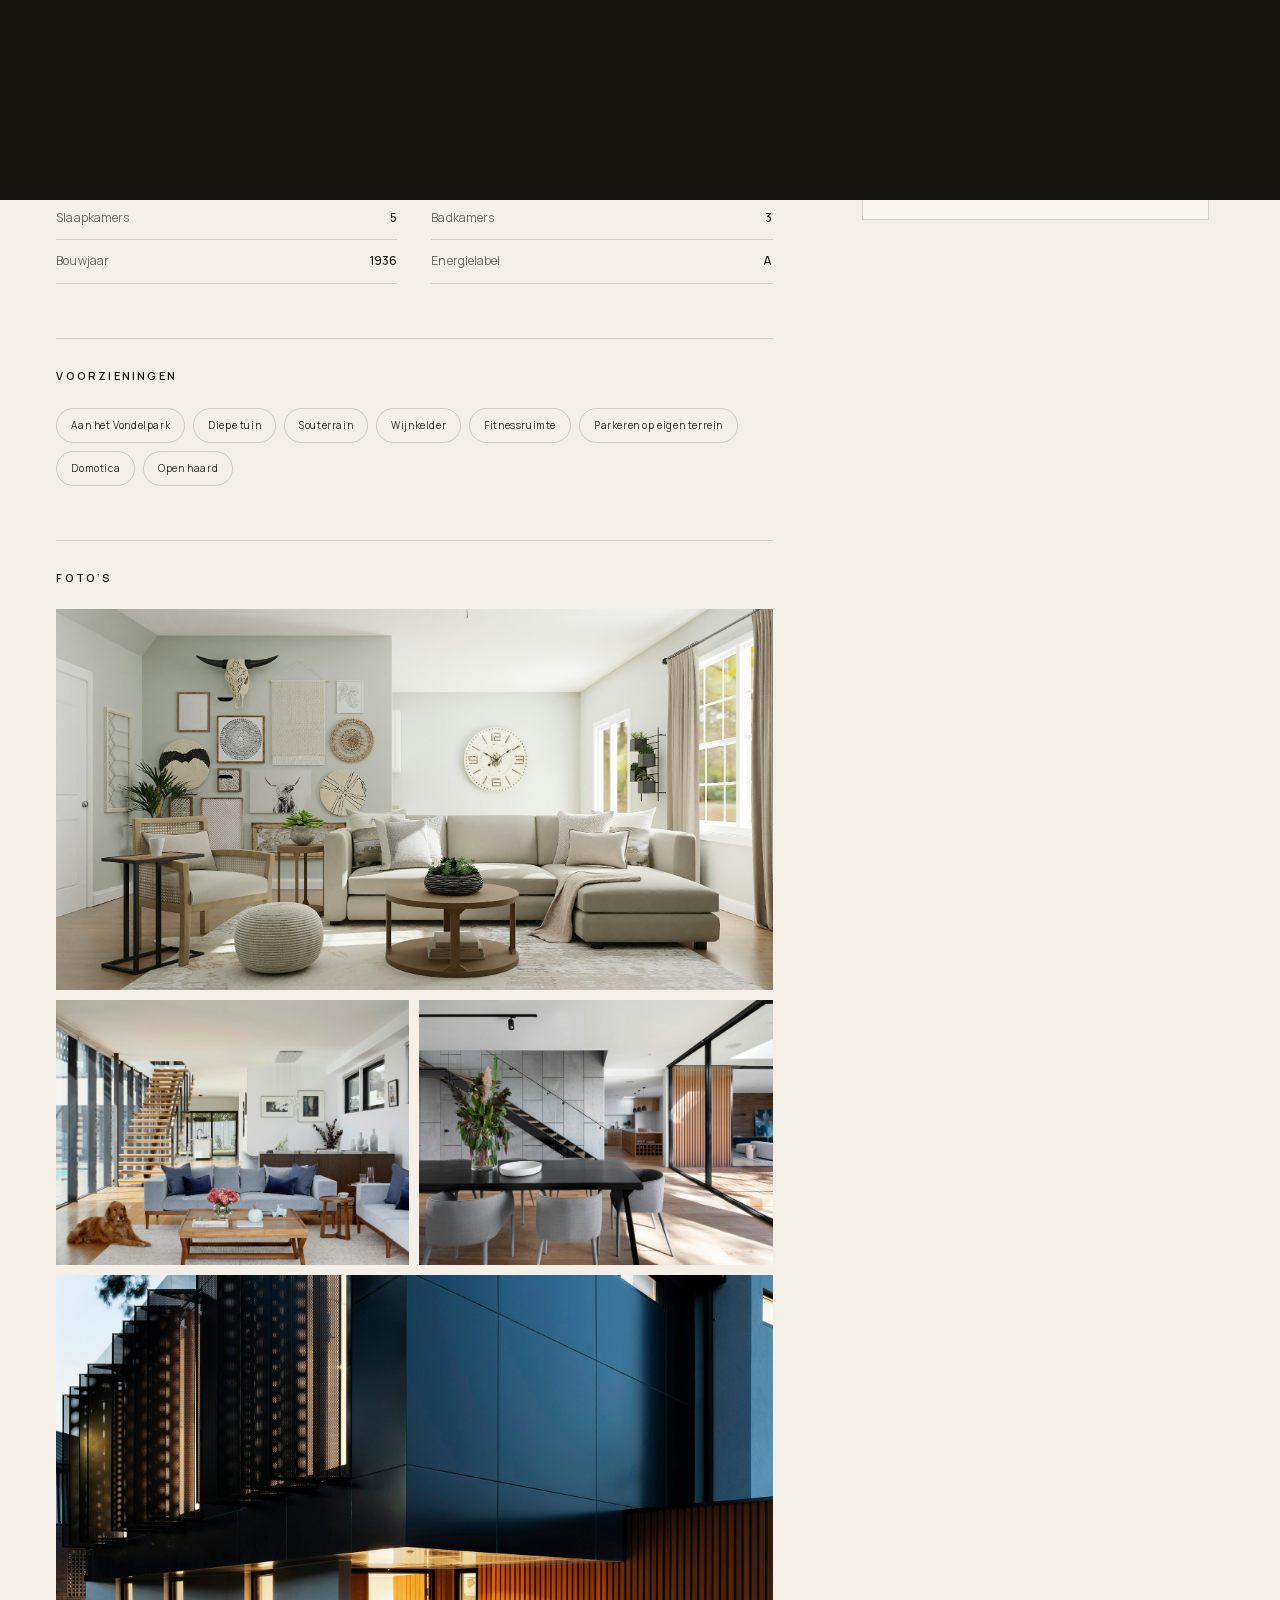
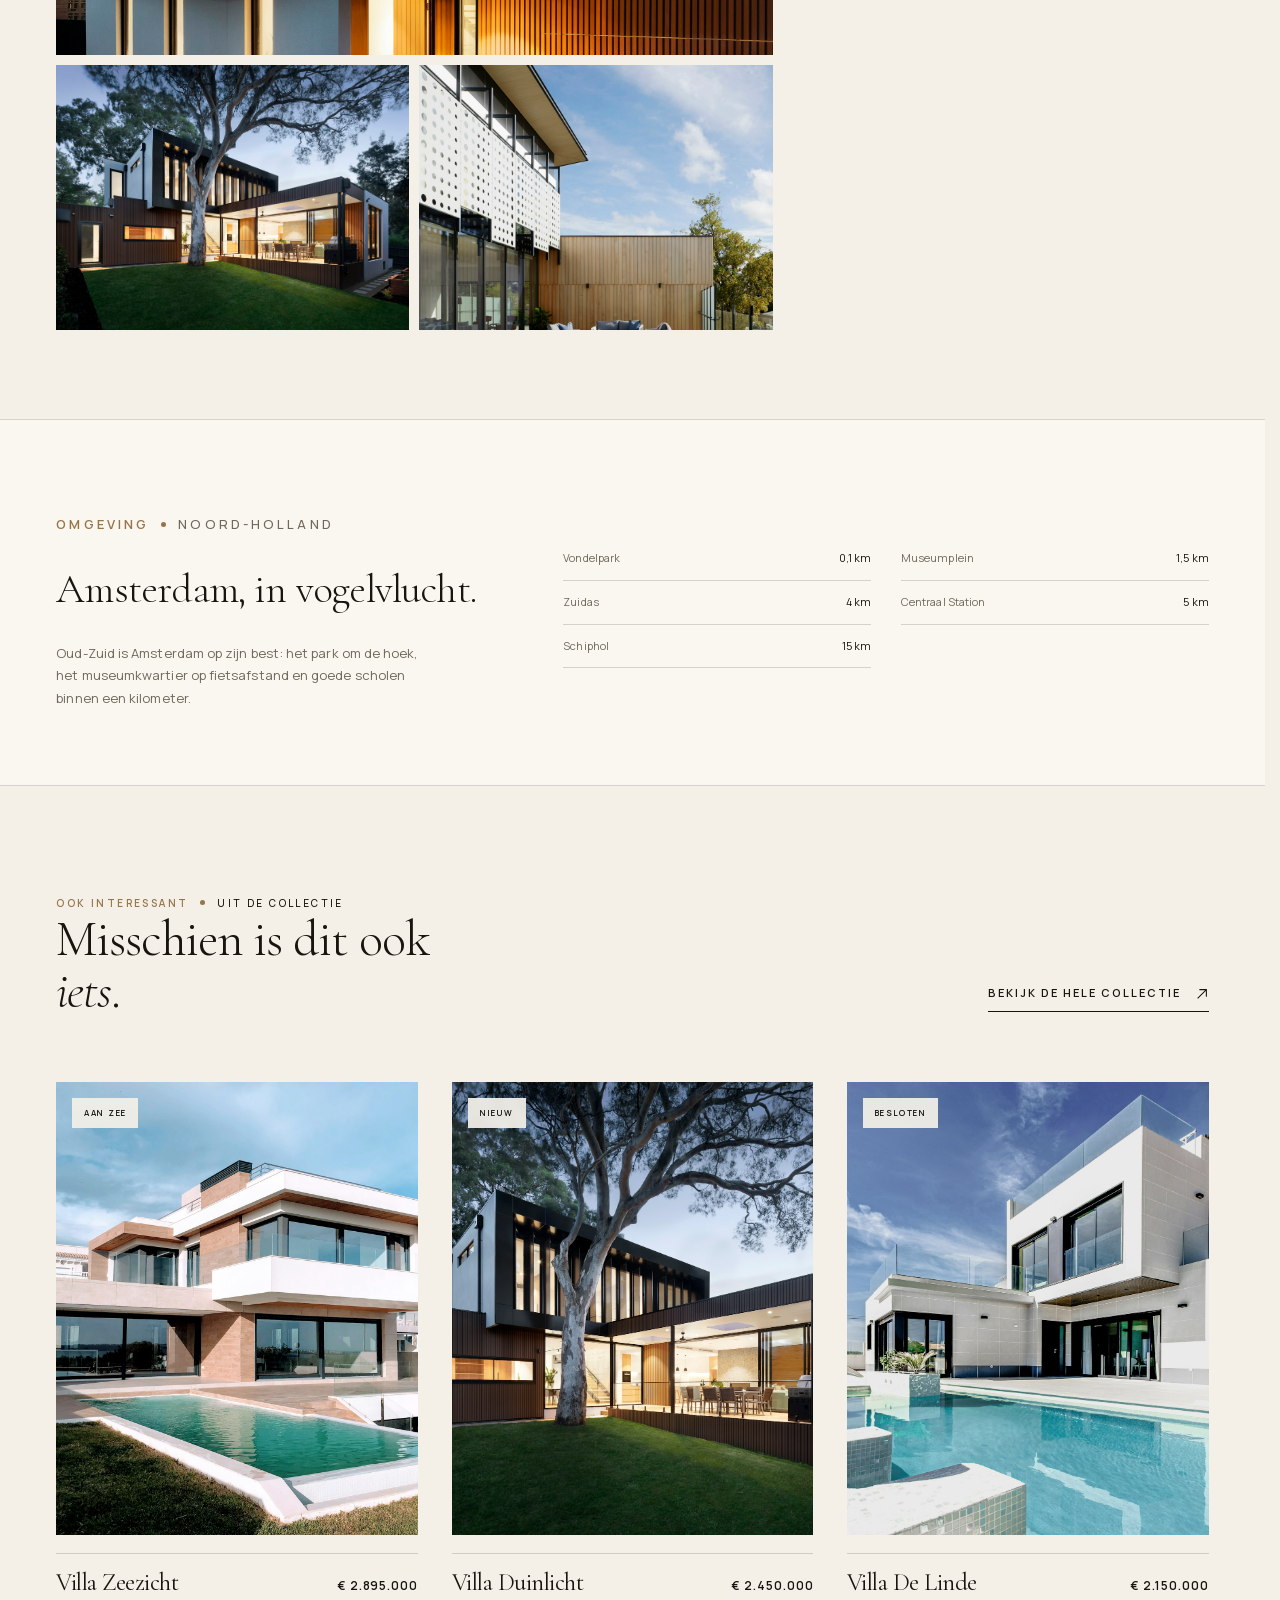
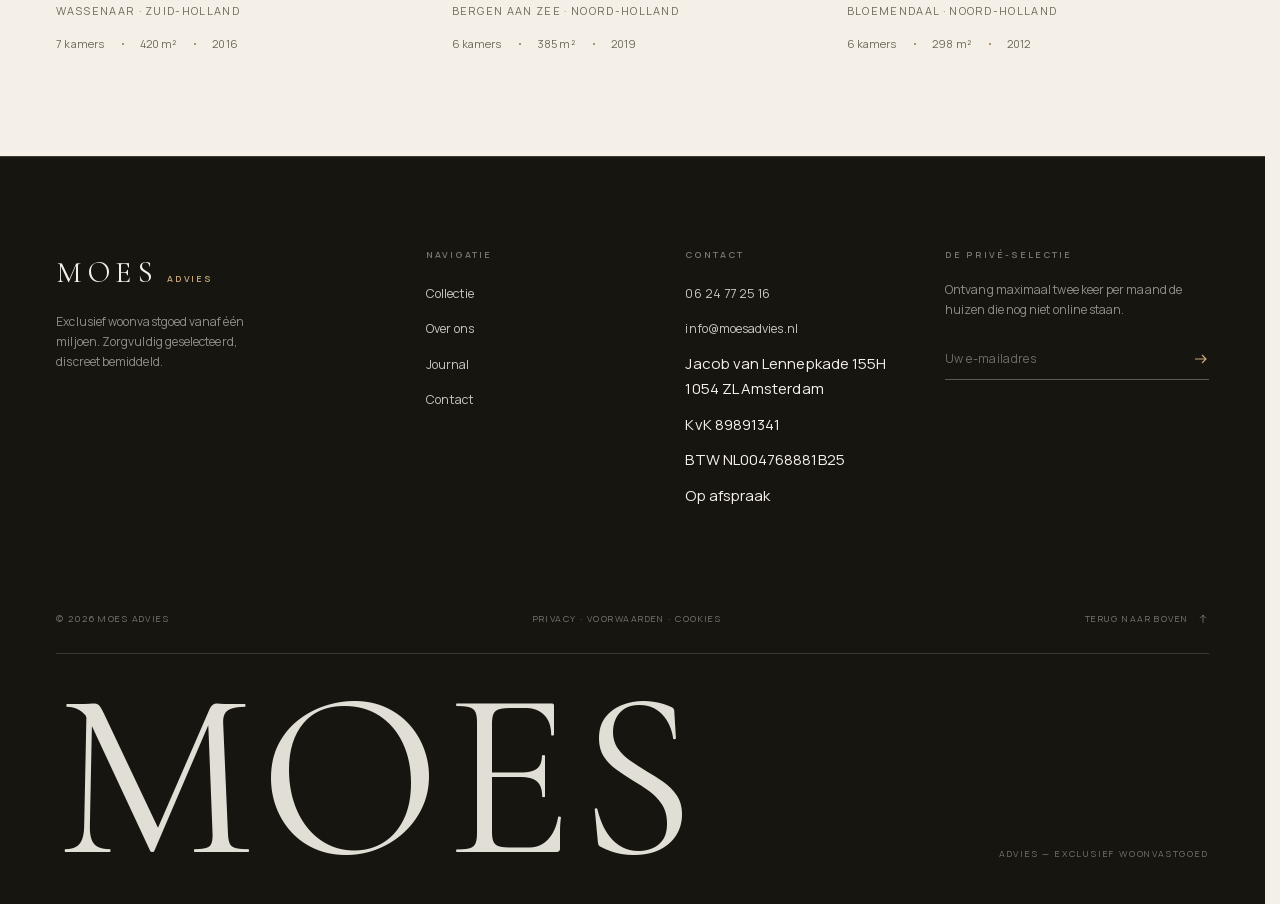
<file: villa-oud-zuid.html>
<!DOCTYPE html>
<html lang="nl">
<head>
  <meta charset="UTF-8">
  <meta name="viewport" content="width=device-width, initial-scale=1">
  <title>Villa Oud-Zuid — Amsterdam | Moes Advies</title>
  <meta name="description" content="Villa Oud-Zuid in Amsterdam: 365 m², 5 slaapkamers en 3 badkamers. Vraagprijs € 3.250.000. Bekijk de presentatie bij Moes Advies.">
  <meta property="og:title" content="Villa Oud-Zuid — Amsterdam | Moes Advies">
  <meta property="og:description" content="Villa Oud-Zuid in Amsterdam: 365 m², 5 slaapkamers en 3 badkamers. Vraagprijs € 3.250.000. Bekijk de presentatie bij Moes Advies.">
  <meta property="og:type" content="website">
  <meta property="og:image" content="assets/img/int-1">
  <meta name="theme-color" content="#17150f">
  <link rel="icon" href="assets/favicon.svg" type="image/svg+xml">
  <link rel="stylesheet" href="css/style.css">
  <script>document.documentElement.classList.add('js');try{if(sessionStorage.getItem('moes-nav')==='1'){document.documentElement.classList.add('veil-on','skip-preloader');sessionStorage.removeItem('moes-nav');}}catch(e){}</script>
</head>
<body>
  <a class="skip-link" href="#main">Naar de inhoud</a>
  <div class="page-veil" aria-hidden="true"></div>
  <div class="grain" aria-hidden="true"></div>
  <div class="cursor" aria-hidden="true"></div>
  <div class="cursor-ring" aria-hidden="true"><span class="cursor-ring__label">Bekijk</span></div>

  <header class="site-header" data-header>
    <div class="header__inner">
      <a class="brand" href="index.html" aria-label="MOES ADVIES — naar de homepage">MOES<span class="brand__sub">ADVIES</span></a>
      <nav class="nav" aria-label="Hoofdnavigatie">
        <a class="nav__link" href="collectie.html">Collectie</a>
        <a class="nav__link" href="index.html#standaard">Standaard</a>
        <a class="nav__link" href="over.html">Over ons</a>
        <a class="nav__link" href="journal.html">Journal</a>
        <a class="nav__link" href="contact.html">Contact</a>
      </nav>
      <div class="header__actions">
        <a class="header__cta" href="contact.html">Privé-afspraak</a>
        <button class="menu-toggle" data-menu-toggle aria-expanded="false" aria-controls="menu" aria-label="Menu openen"><i></i><i></i></button>
      </div>
    </div>
  </header>

  <div class="menu" id="menu" data-menu aria-hidden="true">
    <div class="menu__inner container">
      <nav class="menu__nav" aria-label="Menu">
        <a class="menu__link" href="collectie.html"><span>01</span>Collectie</a>
        <a class="menu__link" href="index.html#standaard"><span>02</span>Standaard</a>
        <a class="menu__link" href="over.html"><span>03</span>Over ons</a>
        <a class="menu__link" href="journal.html"><span>04</span>Journal</a>
        <a class="menu__link" href="contact.html"><span>05</span>Contact</a>
      </nav>
      <div class="menu__aside">
        <figure><img src="assets/img/int-3.jpg" alt="Licht interieur met designmeubelen" loading="lazy"></figure>
        <p>Liever eerst even praten? We nemen de tijd voor een persoonlijke kennismaking, op ons kantoor of bij u thuis.</p>
        <a class="link-arrow link-arrow--light" href="contact.html">Plan een afspraak
          <svg viewBox="0 0 16 16" fill="none" aria-hidden="true"><path d="M3 13L13 3M5 3h8v8" stroke="currentColor" stroke-width="1.2"/></svg>
        </a>
      </div>
    </div>
    <div class="menu__foot container">
      <span>Amsterdam · Bergen · Utrecht</span>
      <a href="tel:+31624772516">06 24 77 25 16</a>
      <span>Est. 2011</span>
    </div>
  </div>

  <main id="main">
    <section class="property-head">
      <div class="container">
        <nav class="breadcrumb" aria-label="Kruimelpad">
          <a href="index.html">Home</a><span aria-hidden="true">/</span>
          <a href="collectie.html">Collectie</a><span aria-hidden="true">/</span>
          <span>Villa Oud-Zuid</span>
        </nav>
        <div class="property-head__main">
          <div>
            <h1>Villa Oud-Zuid</h1>
            <p class="property-head__place">Amsterdam · Noord-Holland</p>
          </div>
          <div class="property-head__price">
            <span>Vraagprijs</span>
            <strong>€ 3.250.000</strong>
          </div>
        </div>
        <div class="property-head__meta">
          <div>Slaapkamers<strong>5</strong></div>
          <div>Badkamers<strong>3</strong></div>
          <div>Woonoppervlak<strong>365 m²</strong></div>
          <div>Perceel<strong>620 m²</strong></div>
          <div>Bouwjaar<strong>1936</strong></div>
        </div>
      </div>
    </section>

    <div class="container">
      <div class="property-gallery">
        <figure data-lightbox data-caption="Villa Oud-Zuid — sfeerbeeld 1" tabindex="0" role="button" aria-label="Vergroot foto">
          <img src="assets/img/int-1.jpg" alt="Villa Oud-Zuid in Amsterdam" fetchpriority="high">
          <span class="property-gallery__count">
            <svg viewBox="0 0 16 16" fill="none" aria-hidden="true"><rect x="2" y="3" width="12" height="10" stroke="currentColor"/><path d="M2 11l4-3 3 2 2-1 3 3" stroke="currentColor"/></svg>
            9 foto’s
          </span>
        </figure>
        <figure data-lightbox data-caption="Villa Oud-Zuid — sfeerbeeld 2" tabindex="0" role="button" aria-label="Vergroot foto">
          <img src="assets/img/int-3.jpg" alt="Villa Oud-Zuid, sfeerbeeld 2" loading="lazy">
        </figure>
        <figure data-lightbox data-caption="Villa Oud-Zuid — sfeerbeeld 3" tabindex="0" role="button" aria-label="Vergroot foto">
          <img src="assets/img/int-5.jpg" alt="Villa Oud-Zuid, sfeerbeeld 3" loading="lazy">
        </figure>
      </div>
    </div>

    <section class="property-body container">
      <div class="property-body__main">
        <p class="eyebrow"><span class="eyebrow__num">Presentatie</span><span class="eyebrow__dot"></span>Villa · Amsterdam</p>
        <h2>Een jaren-dertighuis, opnieuw uitgevonden.</h2>
        <p class="property-body__intro">Tegen de rand van het Vondelpark staat een villa uit 1936 die in 2022 volledig is gestript en opnieuw opgebouwd — met respect voor de originele gevel.</p>
        <p class="property-body__text">Achter de bakstenen façade liggen nu lichte, open kamers met hoge plafonds, een moderne keuken en een souterrain met fitness en wijnkelder. De achtergevel is vervangen door glas, waardoor de tuin onderdeel van het huis wordt.</p>
        <p class="property-body__text">Op de verdiepingen liggen vijf slaapkamers en drie badkamers. De tuin is diep en beschut; parkeren kan op eigen terrein achter een poort.</p>

        <div class="feature-block">
          <h3>Kenmerken</h3>
          <ul class="feature-list">
            <li><span>Woonoppervlak</span><span>365 m²</span></li>
            <li><span>Perceel</span><span>620 m²</span></li>
            <li><span>Slaapkamers</span><span>5</span></li>
            <li><span>Badkamers</span><span>3</span></li>
            <li><span>Bouwjaar</span><span>1936</span></li>
            <li><span>Energielabel</span><span>A</span></li>
          </ul>
        </div>

        <div class="feature-block">
          <h3>Voorzieningen</h3>
          <ul class="amenities">
              <li>Aan het Vondelpark</li>
              <li>Diepe tuin</li>
              <li>Souterrain</li>
              <li>Wijnkelder</li>
              <li>Fitnessruimte</li>
              <li>Parkeren op eigen terrein</li>
              <li>Domotica</li>
              <li>Open haard</li>
          </ul>
        </div>

        <div class="feature-block">
          <h3>Foto’s</h3>
          <div class="property-gallery-grid">
            <figure data-lightbox data-caption="Villa Oud-Zuid — sfeerbeeld 4" tabindex="0" role="button" aria-label="Vergroot foto: sfeerbeeld 4">
              <img src="assets/img/int-6.jpg" alt="Villa Oud-Zuid, sfeerbeeld 4" loading="lazy">
            </figure>
            <figure data-lightbox data-caption="Villa Oud-Zuid — sfeerbeeld 5" tabindex="0" role="button" aria-label="Vergroot foto: sfeerbeeld 5">
              <img src="assets/img/int-2.jpg" alt="Villa Oud-Zuid, sfeerbeeld 5" loading="lazy">
            </figure>
            <figure data-lightbox data-caption="Villa Oud-Zuid — sfeerbeeld 6" tabindex="0" role="button" aria-label="Vergroot foto: sfeerbeeld 6">
              <img src="assets/img/villa-6.jpg" alt="Villa Oud-Zuid, sfeerbeeld 6" loading="lazy">
            </figure>
            <figure data-lightbox data-caption="Villa Oud-Zuid — sfeerbeeld 7" tabindex="0" role="button" aria-label="Vergroot foto: sfeerbeeld 7">
              <img src="assets/img/detail.jpg" alt="Villa Oud-Zuid, sfeerbeeld 7" loading="lazy">
            </figure>
            <figure data-lightbox data-caption="Villa Oud-Zuid — sfeerbeeld 8" tabindex="0" role="button" aria-label="Vergroot foto: sfeerbeeld 8">
              <img src="assets/img/hero.jpg" alt="Villa Oud-Zuid, sfeerbeeld 8" loading="lazy">
            </figure>
            <figure data-lightbox data-caption="Villa Oud-Zuid — sfeerbeeld 9" tabindex="0" role="button" aria-label="Vergroot foto: sfeerbeeld 9">
              <img src="assets/img/int-4.jpg" alt="Villa Oud-Zuid, sfeerbeeld 9" loading="lazy">
            </figure>
          </div>
        </div>
      </div>

      <aside>
        <div class="aside-card">
          <span class="aside-card__label">Vraagprijs</span>
          <p class="aside-card__price">€ 3.250.000</p>
          <span class="aside-card__status">Beschikbaar</span>
          <a class="btn btn--block" href="contact.html" data-magnetic><span>Plan een bezichtiging <svg viewBox="0 0 16 16" fill="none" aria-hidden="true"><path d="M3 13L13 3M5 3h8v8" stroke="currentColor" stroke-width="1.2"/></svg></span></a>
          <div class="aside-card__agent">
            <img src="assets/img/team-1.jpg" alt="Portret van Joris">
            <div><strong>Joris</strong><small>Partner · Noord-Holland</small></div>
          </div>
          <ul class="aside-card__list">
            <li><span>Objectnummer</span><strong>M-2602</strong></li>
            <li><span>Woonoppervlak</span><strong>365 m²</strong></li>
            <li><span>Perceel</span><strong>620 m²</strong></li>
            <li><span>Bouwjaar</span><strong>1936</strong></li>
            <li><span>Status</span><strong>Beschikbaar</strong></li>
          </ul>
          <p class="aside-card__note">Bezichtigingen op afspraak, ook ’s avonds en in het weekend. Vertrouwelijk en zonder verplichtingen.</p>
        </div>
      </aside>
    </section>

    <section class="location-band">
      <div class="container location-band__grid">
        <div data-reveal="up">
          <p class="eyebrow"><span class="eyebrow__num">Omgeving</span><span class="eyebrow__dot"></span>Noord-Holland</p>
          <h2>Amsterdam, in vogelvlucht.</h2>
          <p>Oud-Zuid is Amsterdam op zijn best: het park om de hoek, het museumkwartier op fietsafstand en goede scholen binnen een kilometer.</p>
        </div>
        <ul class="location-list" data-reveal="up" data-reveal-delay="1">
          <li><span>Vondelpark</span><span>0,1 km</span></li>
              <li><span>Museumplein</span><span>1,5 km</span></li>
              <li><span>Zuidas</span><span>4 km</span></li>
              <li><span>Centraal Station</span><span>5 km</span></li>
              <li><span>Schiphol</span><span>15 km</span></li>
        </ul>
      </div>
    </section>

    <section class="similar">
      <div class="container">
        <div class="section-head">
          <div>
            <p class="eyebrow"><span class="eyebrow__num">Ook interessant</span><span class="eyebrow__dot"></span>Uit de collectie</p>
            <h2 class="section-head__title display-md" data-reveal="up">Misschien is dit ook <em>iets</em>.</h2>
          </div>
          <div class="section-head__aside">
            <a class="link-arrow" href="collectie.html">Bekijk de hele collectie <svg viewBox="0 0 16 16" fill="none" aria-hidden="true"><path d="M3 13L13 3M5 3h8v8" stroke="currentColor" stroke-width="1.2"/></svg></a>
          </div>
        </div>
        <div class="collection__grid">
          <a class="prop prop--portrait" href="villa-zeezicht.html" data-type="villa" data-region="zuid-holland" data-reveal="up" data-reveal-delay="0" data-cursor="Bekijk">
            <div class="prop__media">
              <span class="prop__tag">Aan zee</span>
              <img src="assets/img/villa-5.jpg" alt="Villa Zeezicht in Wassenaar" loading="lazy">
              <span class="prop__view">Bekijk <svg viewBox="0 0 16 16" fill="none" aria-hidden="true"><path d="M3 13L13 3M5 3h8v8" stroke="currentColor" stroke-width="1.2"/></svg></span>
            </div>
            <div class="prop__body">
              <div class="prop__row">
                <h3 class="prop__name">Villa Zeezicht</h3>
                <span class="prop__price">€ 2.895.000</span>
              </div>
              <p class="prop__place">Wassenaar · Zuid-Holland</p>
              <div class="prop__specs"><span>7 kamers</span><span>420 m²</span><span>2016</span></div>
            </div>
          </a>
          <a class="prop prop--portrait" href="villa-duinlicht.html" data-type="villa" data-region="noord-holland" data-reveal="up" data-reveal-delay="1" data-cursor="Bekijk">
            <div class="prop__media">
              <span class="prop__tag">Nieuw</span>
              <img src="assets/img/hero.jpg" alt="Sfeerbeeld van een moderne villa" loading="lazy">
              <span class="prop__view">Bekijk <svg viewBox="0 0 16 16" fill="none" aria-hidden="true"><path d="M3 13L13 3M5 3h8v8" stroke="currentColor" stroke-width="1.2"/></svg></span>
            </div>
            <div class="prop__body">
              <div class="prop__row">
                <h3 class="prop__name">Villa Duinlicht</h3>
                <span class="prop__price">€ 2.450.000</span>
              </div>
              <p class="prop__place">Bergen aan Zee · Noord-Holland</p>
              <div class="prop__specs"><span>6 kamers</span><span>385 m²</span><span>2019</span></div>
            </div>
          </a>
          <a class="prop prop--portrait" href="villa-de-linde.html" data-type="villa" data-region="noord-holland" data-reveal="up" data-reveal-delay="2" data-cursor="Bekijk">
            <div class="prop__media">
              <span class="prop__tag">Besloten</span>
              <img src="assets/img/villa-2.jpg" alt="Villa De Linde in Bloemendaal" loading="lazy">
              <span class="prop__view">Bekijk <svg viewBox="0 0 16 16" fill="none" aria-hidden="true"><path d="M3 13L13 3M5 3h8v8" stroke="currentColor" stroke-width="1.2"/></svg></span>
            </div>
            <div class="prop__body">
              <div class="prop__row">
                <h3 class="prop__name">Villa De Linde</h3>
                <span class="prop__price">€ 2.150.000</span>
              </div>
              <p class="prop__place">Bloemendaal · Noord-Holland</p>
              <div class="prop__specs"><span>6 kamers</span><span>298 m²</span><span>2012</span></div>
            </div>
          </a>
        </div>
      </div>
    </section>
  </main>

  <div class="lightbox" data-lightbox-root aria-hidden="true" role="dialog" aria-modal="true" aria-label="Fotogalerij">
    <button class="lightbox__close" data-lightbox-close>Sluiten
      <svg viewBox="0 0 16 16" fill="none" aria-hidden="true"><path d="M3 3l10 10M13 3L3 13" stroke="currentColor" stroke-width="1.2"/></svg>
    </button>
    <button class="lightbox__nav lightbox__nav--prev" data-lightbox-prev aria-label="Vorige foto">
      <svg viewBox="0 0 16 16" fill="none" aria-hidden="true"><path d="M13 8H3M7 4L3 8l4 4" stroke="currentColor" stroke-width="1.2"/></svg>
    </button>
    <figure class="lightbox__figure">
      <img data-lightbox-img src="assets/img/int-1.jpg" alt="">
      <figcaption class="lightbox__caption" data-lightbox-caption></figcaption>
    </figure>
    <button class="lightbox__nav lightbox__nav--next" data-lightbox-next aria-label="Volgende foto">
      <svg viewBox="0 0 16 16" fill="none" aria-hidden="true"><path d="M3 8h10M9 4l4 4-4 4" stroke="currentColor" stroke-width="1.2"/></svg>
    </button>
  </div>

  <footer class="site-footer">
    <div class="container">
      <div class="footer__top">
        <div>
          <div class="footer__brand">MOES<span>ADVIES</span></div>
          <p class="footer__tag">Exclusief woonvastgoed vanaf één miljoen. Zorgvuldig geselecteerd, discreet bemiddeld.</p>
        </div>
        <div class="footer__col">
          <h4>Navigatie</h4>
          <ul>
            <li><a href="collectie.html">Collectie</a></li>
            <li><a href="over.html">Over ons</a></li>
            <li><a href="journal.html">Journal</a></li>
            <li><a href="contact.html">Contact</a></li>
          </ul>
        </div>
        <div class="footer__col">
          <h4>Contact</h4>
          <ul>
            <li><a href="tel:+31624772516">06 24 77 25 16</a></li>
            <li><a href="mailto:info@moesadvies.nl">info@moesadvies.nl</a></li>
            <li>Jacob van Lennepkade 155H<br>1054 ZL Amsterdam</li>
            <li>KvK 89891341</li>
            <li>BTW NL004768881B25</li>
            <li>Op afspraak</li>
          </ul>
        </div>
        <div class="footer__news">
          <h4>De privé-selectie</h4>
          <p>Ontvang maximaal twee keer per maand de huizen die nog niet online staan.</p>
          <form class="newsletter" data-newsletter>
            <input type="email" name="email" placeholder="Uw e-mailadres" aria-label="Uw e-mailadres" required>
            <button type="submit" aria-label="Aanmelden">
              <svg viewBox="0 0 16 16" fill="none" aria-hidden="true"><path d="M2 8h11M9 4l4 4-4 4" stroke="currentColor" stroke-width="1.2"/></svg>
            </button>
          </form>
          <div class="newsletter__msg" data-newsletter-msg aria-live="polite"></div>
        </div>
      </div>
      <div class="footer__bottom">
        <span>© <span data-year>2026</span> Moes Advies</span>
        <span><a href="juridisch.html#privacy">Privacy</a> · <a href="juridisch.html#voorwaarden">Voorwaarden</a> · <a href="juridisch.html#cookies">Cookies</a></span>
        <a class="footer__toplink" href="#main" data-top>Terug naar boven
          <svg viewBox="0 0 16 16" fill="none" aria-hidden="true"><path d="M8 13V3M4 7l4-4 4 4" stroke="currentColor" stroke-width="1.2"/></svg>
        </a>
      </div>
      <div class="footer__word" aria-hidden="true">MOES<small>ADVIES — EXCLUSIEF WOONVASTGOED</small></div>
    </div>
  </footer>
  <script src="js/main.js" defer></script>
</body>
</html>
</file>
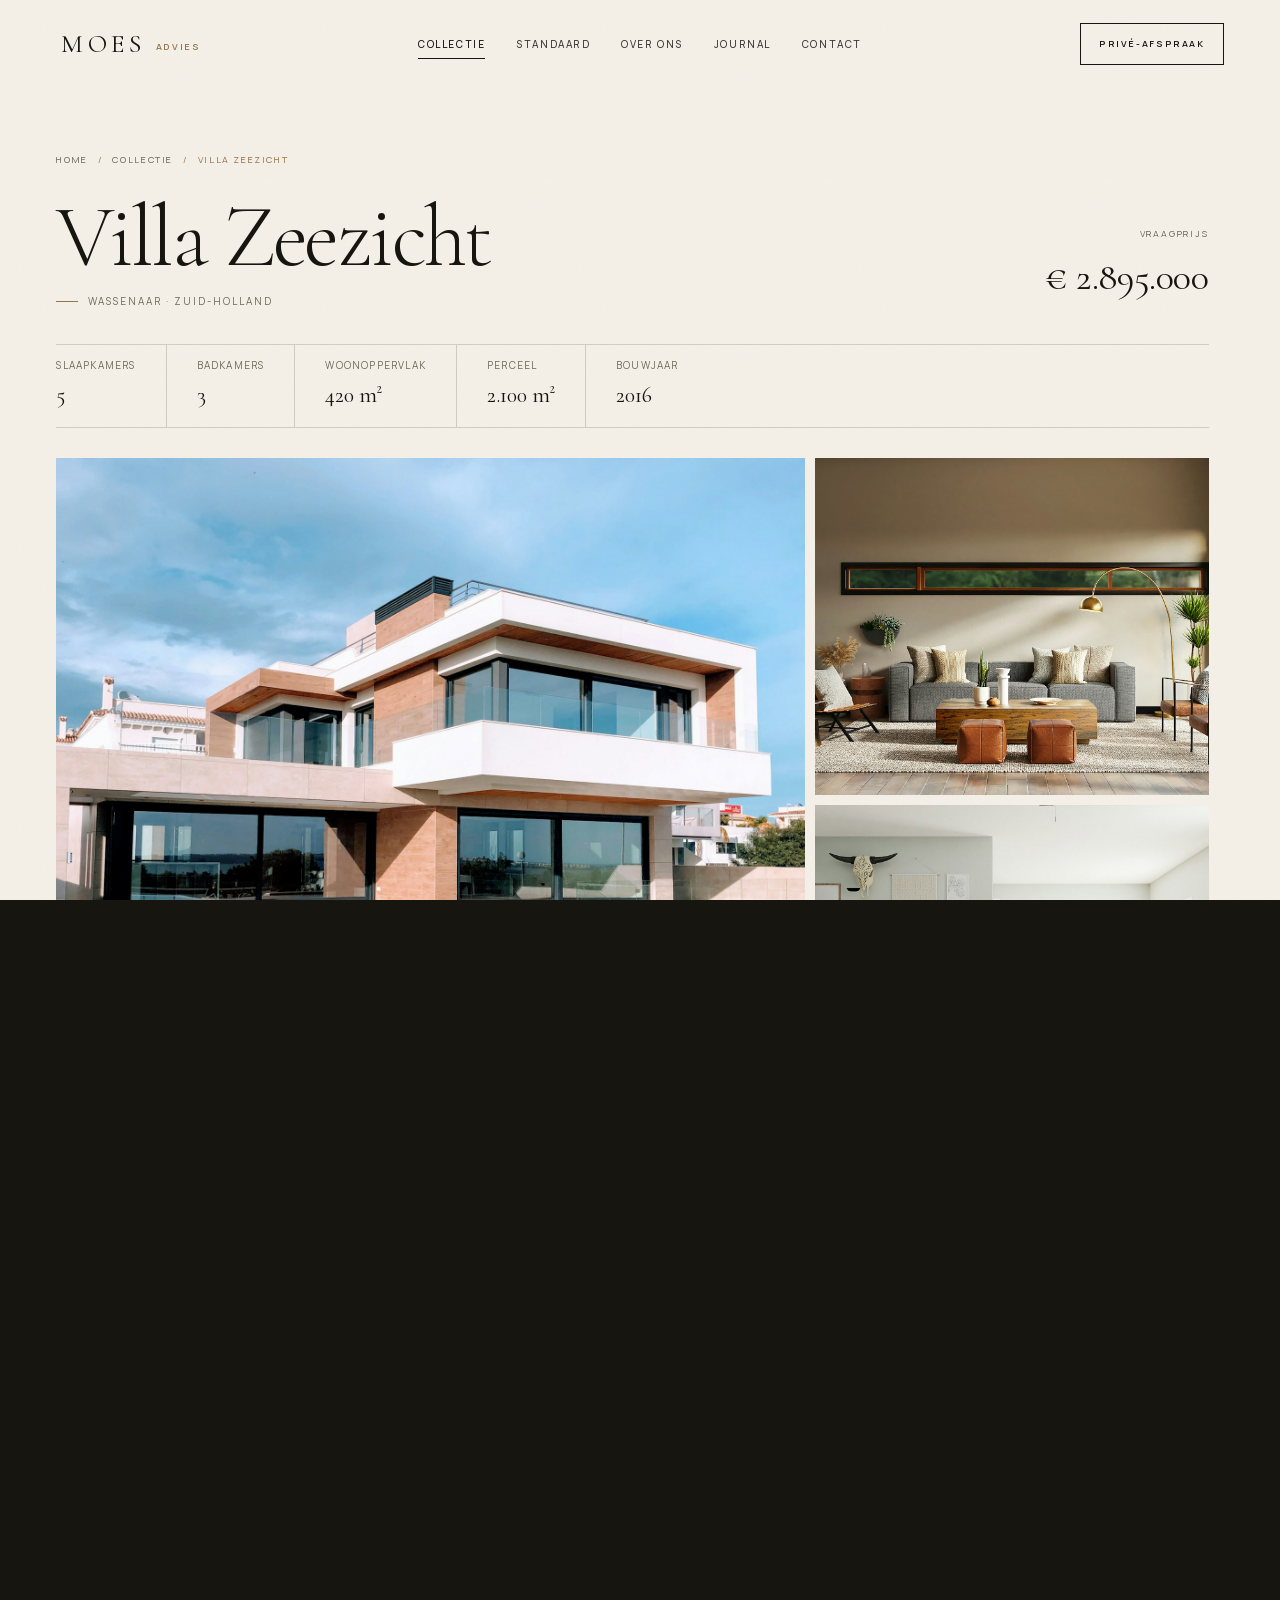
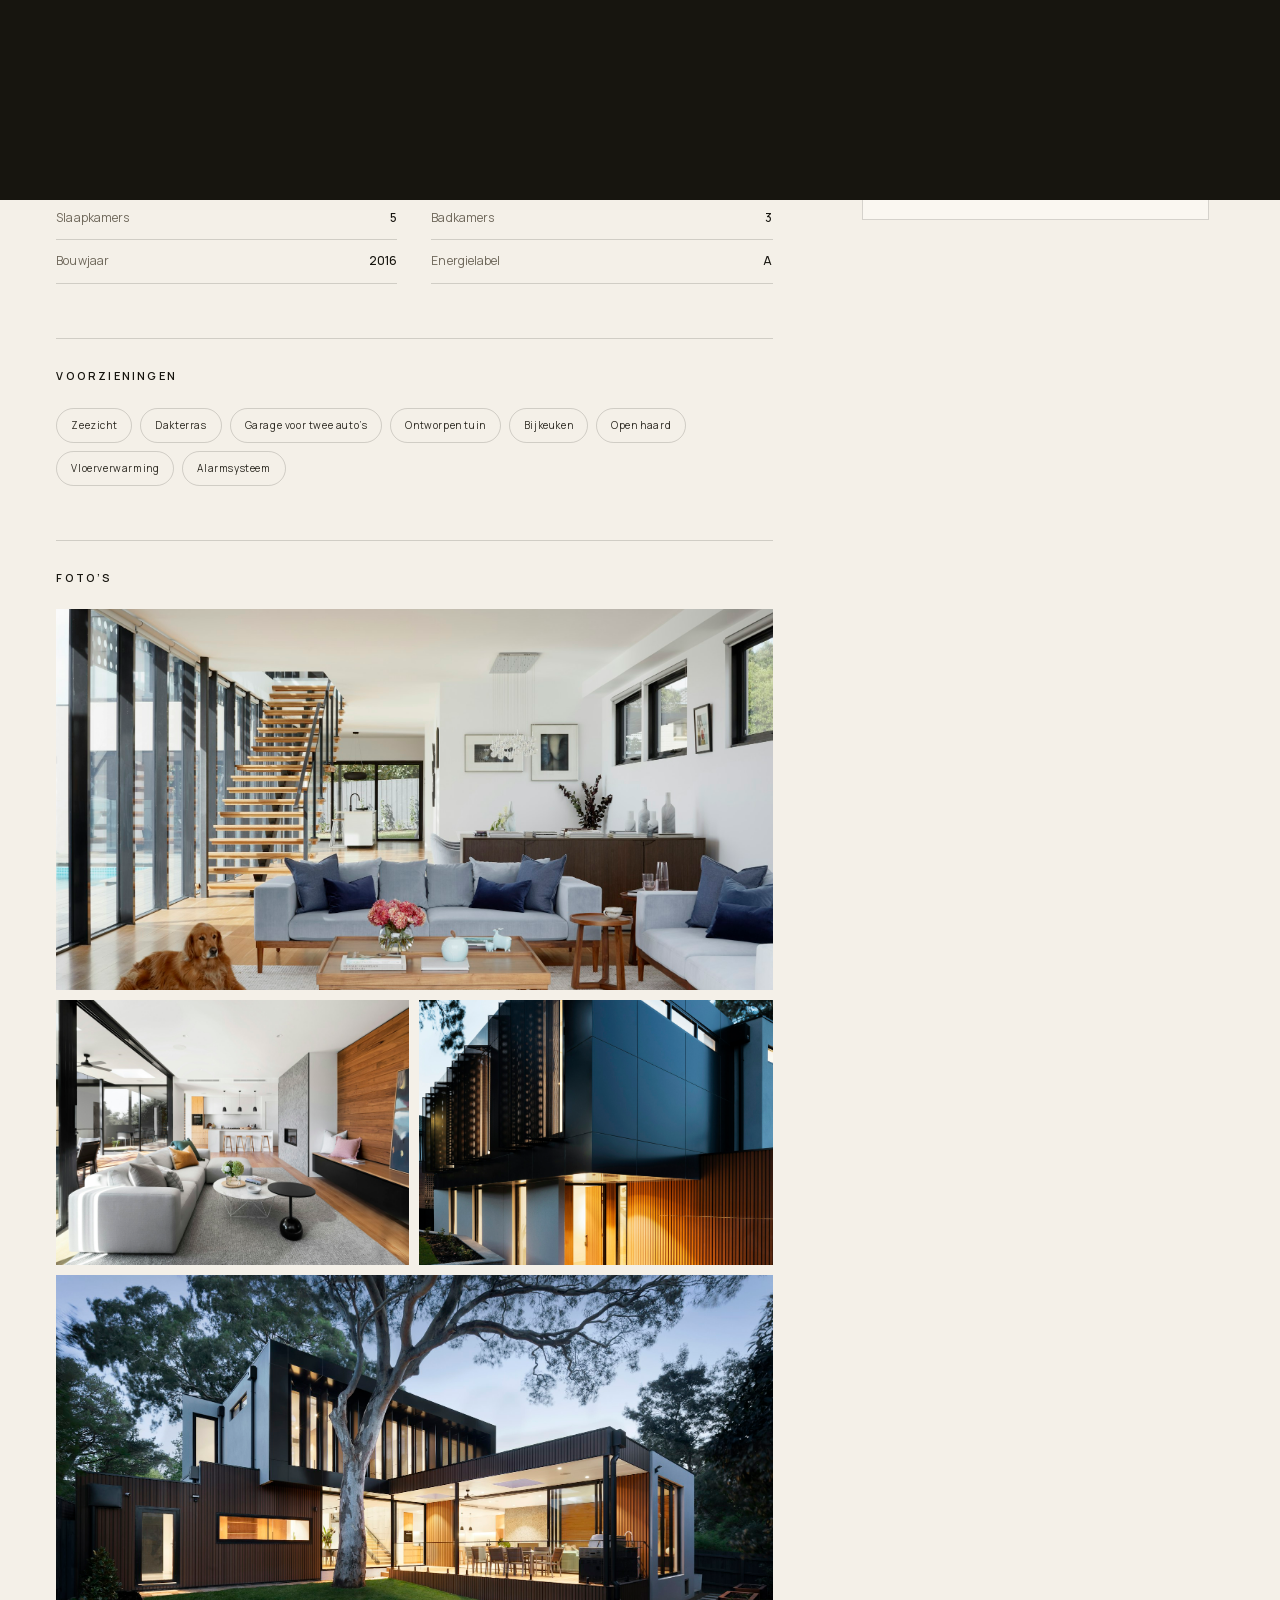
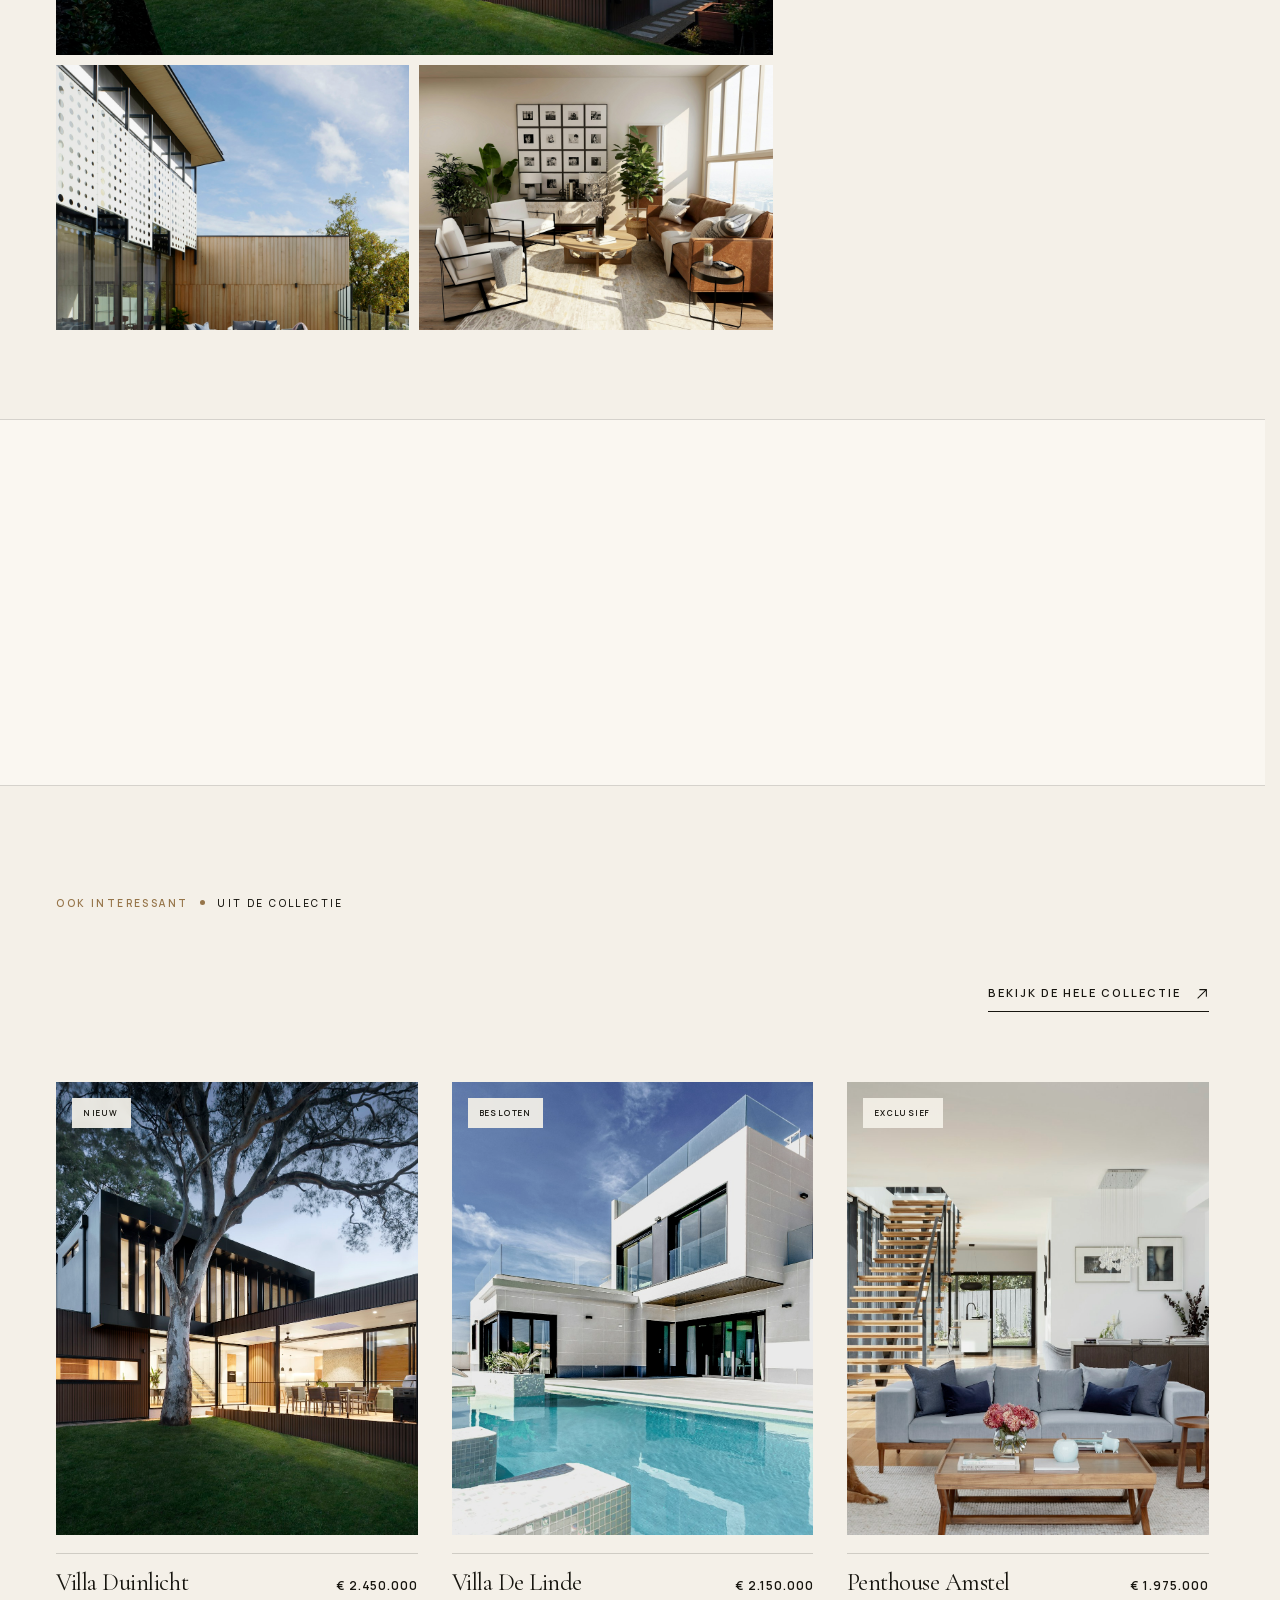
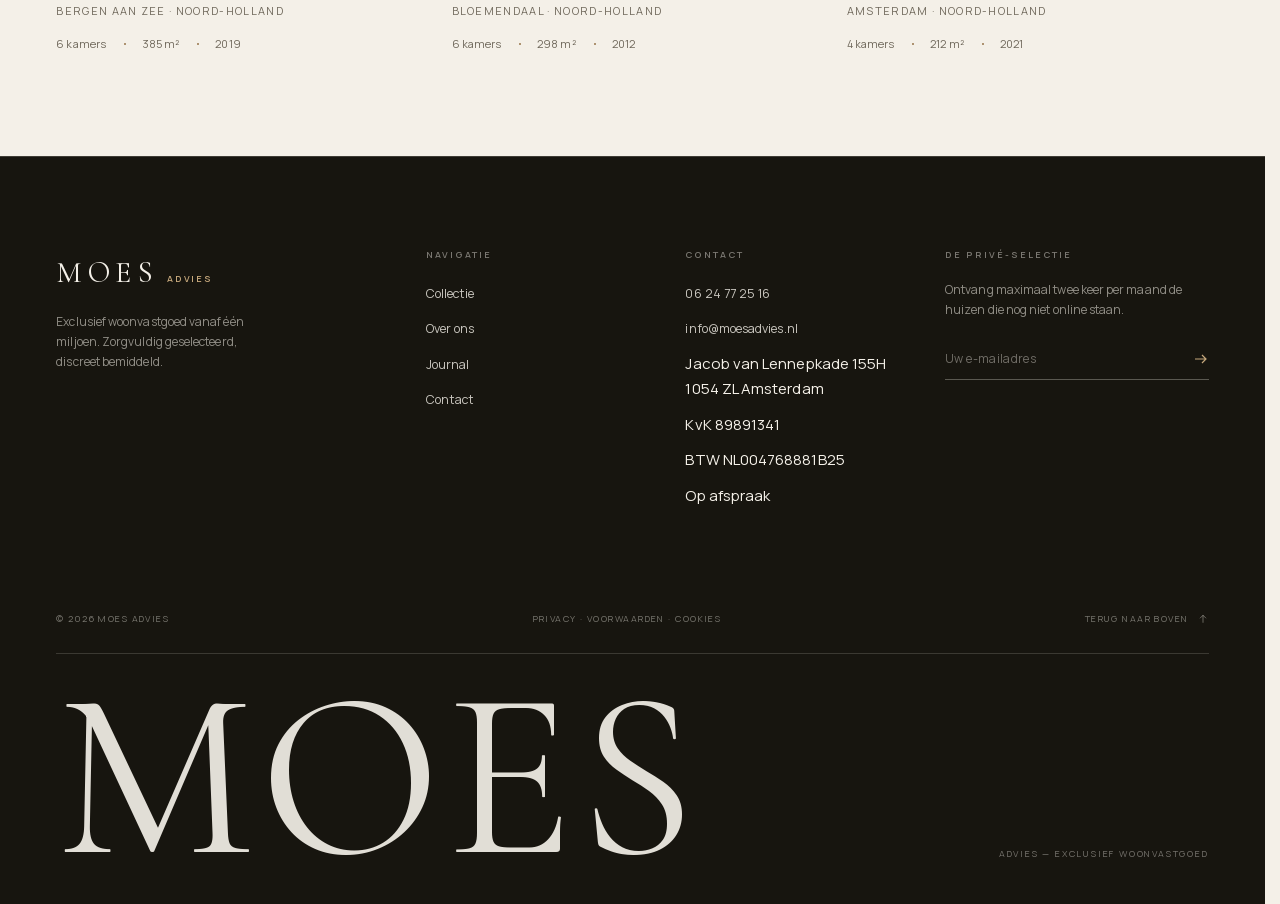
<file: villa-zeezicht.html>
<!DOCTYPE html>
<html lang="nl">
<head>
  <meta charset="UTF-8">
  <meta name="viewport" content="width=device-width, initial-scale=1">
  <title>Villa Zeezicht — Wassenaar | Moes Advies</title>
  <meta name="description" content="Villa Zeezicht in Wassenaar: 420 m², 5 slaapkamers en 3 badkamers. Vraagprijs € 2.895.000. Bekijk de presentatie bij Moes Advies.">
  <meta property="og:title" content="Villa Zeezicht — Wassenaar | Moes Advies">
  <meta property="og:description" content="Villa Zeezicht in Wassenaar: 420 m², 5 slaapkamers en 3 badkamers. Vraagprijs € 2.895.000. Bekijk de presentatie bij Moes Advies.">
  <meta property="og:type" content="website">
  <meta property="og:image" content="assets/img/villa-5">
  <meta name="theme-color" content="#17150f">
  <link rel="icon" href="assets/favicon.svg" type="image/svg+xml">
  <link rel="stylesheet" href="css/style.css">
  <script>document.documentElement.classList.add('js');try{if(sessionStorage.getItem('moes-nav')==='1'){document.documentElement.classList.add('veil-on','skip-preloader');sessionStorage.removeItem('moes-nav');}}catch(e){}</script>
</head>
<body>
  <a class="skip-link" href="#main">Naar de inhoud</a>
  <div class="page-veil" aria-hidden="true"></div>
  <div class="grain" aria-hidden="true"></div>
  <div class="cursor" aria-hidden="true"></div>
  <div class="cursor-ring" aria-hidden="true"><span class="cursor-ring__label">Bekijk</span></div>

  <header class="site-header" data-header>
    <div class="header__inner">
      <a class="brand" href="index.html" aria-label="MOES ADVIES — naar de homepage">MOES<span class="brand__sub">ADVIES</span></a>
      <nav class="nav" aria-label="Hoofdnavigatie">
        <a class="nav__link" href="collectie.html">Collectie</a>
        <a class="nav__link" href="index.html#standaard">Standaard</a>
        <a class="nav__link" href="over.html">Over ons</a>
        <a class="nav__link" href="journal.html">Journal</a>
        <a class="nav__link" href="contact.html">Contact</a>
      </nav>
      <div class="header__actions">
        <a class="header__cta" href="contact.html">Privé-afspraak</a>
        <button class="menu-toggle" data-menu-toggle aria-expanded="false" aria-controls="menu" aria-label="Menu openen"><i></i><i></i></button>
      </div>
    </div>
  </header>

  <div class="menu" id="menu" data-menu aria-hidden="true">
    <div class="menu__inner container">
      <nav class="menu__nav" aria-label="Menu">
        <a class="menu__link" href="collectie.html"><span>01</span>Collectie</a>
        <a class="menu__link" href="index.html#standaard"><span>02</span>Standaard</a>
        <a class="menu__link" href="over.html"><span>03</span>Over ons</a>
        <a class="menu__link" href="journal.html"><span>04</span>Journal</a>
        <a class="menu__link" href="contact.html"><span>05</span>Contact</a>
      </nav>
      <div class="menu__aside">
        <figure><img src="assets/img/int-3.jpg" alt="Licht interieur met designmeubelen" loading="lazy"></figure>
        <p>Liever eerst even praten? We nemen de tijd voor een persoonlijke kennismaking, op ons kantoor of bij u thuis.</p>
        <a class="link-arrow link-arrow--light" href="contact.html">Plan een afspraak
          <svg viewBox="0 0 16 16" fill="none" aria-hidden="true"><path d="M3 13L13 3M5 3h8v8" stroke="currentColor" stroke-width="1.2"/></svg>
        </a>
      </div>
    </div>
    <div class="menu__foot container">
      <span>Amsterdam · Bergen · Utrecht</span>
      <a href="tel:+31624772516">06 24 77 25 16</a>
      <span>Est. 2011</span>
    </div>
  </div>

  <main id="main">
    <section class="property-head">
      <div class="container">
        <nav class="breadcrumb" aria-label="Kruimelpad">
          <a href="index.html">Home</a><span aria-hidden="true">/</span>
          <a href="collectie.html">Collectie</a><span aria-hidden="true">/</span>
          <span>Villa Zeezicht</span>
        </nav>
        <div class="property-head__main">
          <div>
            <h1>Villa Zeezicht</h1>
            <p class="property-head__place">Wassenaar · Zuid-Holland</p>
          </div>
          <div class="property-head__price">
            <span>Vraagprijs</span>
            <strong>€ 2.895.000</strong>
          </div>
        </div>
        <div class="property-head__meta">
          <div>Slaapkamers<strong>5</strong></div>
          <div>Badkamers<strong>3</strong></div>
          <div>Woonoppervlak<strong>420 m²</strong></div>
          <div>Perceel<strong>2.100 m²</strong></div>
          <div>Bouwjaar<strong>2016</strong></div>
        </div>
      </div>
    </section>

    <div class="container">
      <div class="property-gallery">
        <figure data-lightbox data-caption="Villa Zeezicht — sfeerbeeld 1" tabindex="0" role="button" aria-label="Vergroot foto">
          <img src="assets/img/villa-5.jpg" alt="Villa Zeezicht in Wassenaar" fetchpriority="high">
          <span class="property-gallery__count">
            <svg viewBox="0 0 16 16" fill="none" aria-hidden="true"><rect x="2" y="3" width="12" height="10" stroke="currentColor"/><path d="M2 11l4-3 3 2 2-1 3 3" stroke="currentColor"/></svg>
            9 foto’s
          </span>
        </figure>
        <figure data-lightbox data-caption="Villa Zeezicht — sfeerbeeld 2" tabindex="0" role="button" aria-label="Vergroot foto">
          <img src="assets/img/int-5.jpg" alt="Villa Zeezicht, sfeerbeeld 2" loading="lazy">
        </figure>
        <figure data-lightbox data-caption="Villa Zeezicht — sfeerbeeld 3" tabindex="0" role="button" aria-label="Vergroot foto">
          <img src="assets/img/int-6.jpg" alt="Villa Zeezicht, sfeerbeeld 3" loading="lazy">
        </figure>
      </div>
    </div>

    <section class="property-body container">
      <div class="property-body__main">
        <p class="eyebrow"><span class="eyebrow__num">Presentatie</span><span class="eyebrow__dot"></span>Villa · Wassenaar</p>
        <h2>Zeezicht zonder de wind in de rug.</h2>
        <p class="property-body__intro">In de chique duinrand van Wassenaar, op loopafstand van het strand, staat een eigentijdse villa met een beschutte tuin en een dakterras met zeezicht.</p>
        <p class="property-body__text">De woning werd in 2016 gebouwd met een klassieke indeling: ruime hal, salon aan de tuinzijde, keuken met bijkeuken en vijf slaapkamers op de verdieping. Overal zijn de ramen groot, de plafonds hoog.</p>
        <p class="property-body__text">De tuin is aangelegd door een landschapsarchitect, met een lang terras, een vijver en vaste planten die het hele jaar door iets laten zien. De garage biedt ruimte voor twee auto’s.</p>

        <div class="feature-block">
          <h3>Kenmerken</h3>
          <ul class="feature-list">
            <li><span>Woonoppervlak</span><span>420 m²</span></li>
            <li><span>Perceel</span><span>2.100 m²</span></li>
            <li><span>Slaapkamers</span><span>5</span></li>
            <li><span>Badkamers</span><span>3</span></li>
            <li><span>Bouwjaar</span><span>2016</span></li>
            <li><span>Energielabel</span><span>A</span></li>
          </ul>
        </div>

        <div class="feature-block">
          <h3>Voorzieningen</h3>
          <ul class="amenities">
              <li>Zeezicht</li>
              <li>Dakterras</li>
              <li>Garage voor twee auto’s</li>
              <li>Ontworpen tuin</li>
              <li>Bijkeuken</li>
              <li>Open haard</li>
              <li>Vloerverwarming</li>
              <li>Alarmsysteem</li>
          </ul>
        </div>

        <div class="feature-block">
          <h3>Foto’s</h3>
          <div class="property-gallery-grid">
            <figure data-lightbox data-caption="Villa Zeezicht — sfeerbeeld 4" tabindex="0" role="button" aria-label="Vergroot foto: sfeerbeeld 4">
              <img src="assets/img/int-2.jpg" alt="Villa Zeezicht, sfeerbeeld 4" loading="lazy">
            </figure>
            <figure data-lightbox data-caption="Villa Zeezicht — sfeerbeeld 5" tabindex="0" role="button" aria-label="Vergroot foto: sfeerbeeld 5">
              <img src="assets/img/int-1.jpg" alt="Villa Zeezicht, sfeerbeeld 5" loading="lazy">
            </figure>
            <figure data-lightbox data-caption="Villa Zeezicht — sfeerbeeld 6" tabindex="0" role="button" aria-label="Vergroot foto: sfeerbeeld 6">
              <img src="assets/img/detail.jpg" alt="Villa Zeezicht, sfeerbeeld 6" loading="lazy">
            </figure>
            <figure data-lightbox data-caption="Villa Zeezicht — sfeerbeeld 7" tabindex="0" role="button" aria-label="Vergroot foto: sfeerbeeld 7">
              <img src="assets/img/hero.jpg" alt="Villa Zeezicht, sfeerbeeld 7" loading="lazy">
            </figure>
            <figure data-lightbox data-caption="Villa Zeezicht — sfeerbeeld 8" tabindex="0" role="button" aria-label="Vergroot foto: sfeerbeeld 8">
              <img src="assets/img/int-4.jpg" alt="Villa Zeezicht, sfeerbeeld 8" loading="lazy">
            </figure>
            <figure data-lightbox data-caption="Villa Zeezicht — sfeerbeeld 9" tabindex="0" role="button" aria-label="Vergroot foto: sfeerbeeld 9">
              <img src="assets/img/int-3.jpg" alt="Villa Zeezicht, sfeerbeeld 9" loading="lazy">
            </figure>
          </div>
        </div>
      </div>

      <aside>
        <div class="aside-card">
          <span class="aside-card__label">Vraagprijs</span>
          <p class="aside-card__price">€ 2.895.000</p>
          <span class="aside-card__status">Beschikbaar</span>
          <a class="btn btn--block" href="contact.html" data-magnetic><span>Plan een bezichtiging <svg viewBox="0 0 16 16" fill="none" aria-hidden="true"><path d="M3 13L13 3M5 3h8v8" stroke="currentColor" stroke-width="1.2"/></svg></span></a>
          <div class="aside-card__agent">
            <img src="assets/img/team-3.jpg" alt="Portret van Thomas">
            <div><strong>Thomas</strong><small>Senior adviseur</small></div>
          </div>
          <ul class="aside-card__list">
            <li><span>Objectnummer</span><strong>M-2603</strong></li>
            <li><span>Woonoppervlak</span><strong>420 m²</strong></li>
            <li><span>Perceel</span><strong>2.100 m²</strong></li>
            <li><span>Bouwjaar</span><strong>2016</strong></li>
            <li><span>Status</span><strong>Beschikbaar</strong></li>
          </ul>
          <p class="aside-card__note">Bezichtigingen op afspraak, ook ’s avonds en in het weekend. Vertrouwelijk en zonder verplichtingen.</p>
        </div>
      </aside>
    </section>

    <section class="location-band">
      <div class="container location-band__grid">
        <div data-reveal="up">
          <p class="eyebrow"><span class="eyebrow__num">Omgeving</span><span class="eyebrow__dot"></span>Zuid-Holland</p>
          <h2>Wassenaar, in vogelvlucht.</h2>
          <p>Wassenaar combineert de duinen met een van de meest gewilde woonomgevingen van Nederland. Het strand is dichtbij, Den Haag op tien minuten.</p>
        </div>
        <ul class="location-list" data-reveal="up" data-reveal-delay="1">
          <li><span>Strand</span><span>1,1 km</span></li>
              <li><span>Wassenaar</span><span>2 km</span></li>
              <li><span>Den Haag</span><span>9 km</span></li>
              <li><span>Leiden</span><span>12 km</span></li>
              <li><span>Schiphol</span><span>30 km</span></li>
        </ul>
      </div>
    </section>

    <section class="similar">
      <div class="container">
        <div class="section-head">
          <div>
            <p class="eyebrow"><span class="eyebrow__num">Ook interessant</span><span class="eyebrow__dot"></span>Uit de collectie</p>
            <h2 class="section-head__title display-md" data-reveal="up">Misschien is dit ook <em>iets</em>.</h2>
          </div>
          <div class="section-head__aside">
            <a class="link-arrow" href="collectie.html">Bekijk de hele collectie <svg viewBox="0 0 16 16" fill="none" aria-hidden="true"><path d="M3 13L13 3M5 3h8v8" stroke="currentColor" stroke-width="1.2"/></svg></a>
          </div>
        </div>
        <div class="collection__grid">
          <a class="prop prop--portrait" href="villa-duinlicht.html" data-type="villa" data-region="noord-holland" data-reveal="up" data-reveal-delay="0" data-cursor="Bekijk">
            <div class="prop__media">
              <span class="prop__tag">Nieuw</span>
              <img src="assets/img/hero.jpg" alt="Sfeerbeeld van een moderne villa" loading="lazy">
              <span class="prop__view">Bekijk <svg viewBox="0 0 16 16" fill="none" aria-hidden="true"><path d="M3 13L13 3M5 3h8v8" stroke="currentColor" stroke-width="1.2"/></svg></span>
            </div>
            <div class="prop__body">
              <div class="prop__row">
                <h3 class="prop__name">Villa Duinlicht</h3>
                <span class="prop__price">€ 2.450.000</span>
              </div>
              <p class="prop__place">Bergen aan Zee · Noord-Holland</p>
              <div class="prop__specs"><span>6 kamers</span><span>385 m²</span><span>2019</span></div>
            </div>
          </a>
          <a class="prop prop--portrait" href="villa-de-linde.html" data-type="villa" data-region="noord-holland" data-reveal="up" data-reveal-delay="1" data-cursor="Bekijk">
            <div class="prop__media">
              <span class="prop__tag">Besloten</span>
              <img src="assets/img/villa-2.jpg" alt="Villa De Linde in Bloemendaal" loading="lazy">
              <span class="prop__view">Bekijk <svg viewBox="0 0 16 16" fill="none" aria-hidden="true"><path d="M3 13L13 3M5 3h8v8" stroke="currentColor" stroke-width="1.2"/></svg></span>
            </div>
            <div class="prop__body">
              <div class="prop__row">
                <h3 class="prop__name">Villa De Linde</h3>
                <span class="prop__price">€ 2.150.000</span>
              </div>
              <p class="prop__place">Bloemendaal · Noord-Holland</p>
              <div class="prop__specs"><span>6 kamers</span><span>298 m²</span><span>2012</span></div>
            </div>
          </a>
          <a class="prop prop--portrait" href="penthouse-amstel.html" data-type="penthouse" data-region="noord-holland" data-reveal="up" data-reveal-delay="2" data-cursor="Bekijk">
            <div class="prop__media">
              <span class="prop__tag">Exclusief</span>
              <img src="assets/img/int-2.jpg" alt="Penthouse Amstel in Amsterdam" loading="lazy">
              <span class="prop__view">Bekijk <svg viewBox="0 0 16 16" fill="none" aria-hidden="true"><path d="M3 13L13 3M5 3h8v8" stroke="currentColor" stroke-width="1.2"/></svg></span>
            </div>
            <div class="prop__body">
              <div class="prop__row">
                <h3 class="prop__name">Penthouse Amstel</h3>
                <span class="prop__price">€ 1.975.000</span>
              </div>
              <p class="prop__place">Amsterdam · Noord-Holland</p>
              <div class="prop__specs"><span>4 kamers</span><span>212 m²</span><span>2021</span></div>
            </div>
          </a>
        </div>
      </div>
    </section>
  </main>

  <div class="lightbox" data-lightbox-root aria-hidden="true" role="dialog" aria-modal="true" aria-label="Fotogalerij">
    <button class="lightbox__close" data-lightbox-close>Sluiten
      <svg viewBox="0 0 16 16" fill="none" aria-hidden="true"><path d="M3 3l10 10M13 3L3 13" stroke="currentColor" stroke-width="1.2"/></svg>
    </button>
    <button class="lightbox__nav lightbox__nav--prev" data-lightbox-prev aria-label="Vorige foto">
      <svg viewBox="0 0 16 16" fill="none" aria-hidden="true"><path d="M13 8H3M7 4L3 8l4 4" stroke="currentColor" stroke-width="1.2"/></svg>
    </button>
    <figure class="lightbox__figure">
      <img data-lightbox-img src="assets/img/villa-5.jpg" alt="">
      <figcaption class="lightbox__caption" data-lightbox-caption></figcaption>
    </figure>
    <button class="lightbox__nav lightbox__nav--next" data-lightbox-next aria-label="Volgende foto">
      <svg viewBox="0 0 16 16" fill="none" aria-hidden="true"><path d="M3 8h10M9 4l4 4-4 4" stroke="currentColor" stroke-width="1.2"/></svg>
    </button>
  </div>

  <footer class="site-footer">
    <div class="container">
      <div class="footer__top">
        <div>
          <div class="footer__brand">MOES<span>ADVIES</span></div>
          <p class="footer__tag">Exclusief woonvastgoed vanaf één miljoen. Zorgvuldig geselecteerd, discreet bemiddeld.</p>
        </div>
        <div class="footer__col">
          <h4>Navigatie</h4>
          <ul>
            <li><a href="collectie.html">Collectie</a></li>
            <li><a href="over.html">Over ons</a></li>
            <li><a href="journal.html">Journal</a></li>
            <li><a href="contact.html">Contact</a></li>
          </ul>
        </div>
        <div class="footer__col">
          <h4>Contact</h4>
          <ul>
            <li><a href="tel:+31624772516">06 24 77 25 16</a></li>
            <li><a href="mailto:info@moesadvies.nl">info@moesadvies.nl</a></li>
            <li>Jacob van Lennepkade 155H<br>1054 ZL Amsterdam</li>
            <li>KvK 89891341</li>
            <li>BTW NL004768881B25</li>
            <li>Op afspraak</li>
          </ul>
        </div>
        <div class="footer__news">
          <h4>De privé-selectie</h4>
          <p>Ontvang maximaal twee keer per maand de huizen die nog niet online staan.</p>
          <form class="newsletter" data-newsletter>
            <input type="email" name="email" placeholder="Uw e-mailadres" aria-label="Uw e-mailadres" required>
            <button type="submit" aria-label="Aanmelden">
              <svg viewBox="0 0 16 16" fill="none" aria-hidden="true"><path d="M2 8h11M9 4l4 4-4 4" stroke="currentColor" stroke-width="1.2"/></svg>
            </button>
          </form>
          <div class="newsletter__msg" data-newsletter-msg aria-live="polite"></div>
        </div>
      </div>
      <div class="footer__bottom">
        <span>© <span data-year>2026</span> Moes Advies</span>
        <span><a href="juridisch.html#privacy">Privacy</a> · <a href="juridisch.html#voorwaarden">Voorwaarden</a> · <a href="juridisch.html#cookies">Cookies</a></span>
        <a class="footer__toplink" href="#main" data-top>Terug naar boven
          <svg viewBox="0 0 16 16" fill="none" aria-hidden="true"><path d="M8 13V3M4 7l4-4 4 4" stroke="currentColor" stroke-width="1.2"/></svg>
        </a>
      </div>
      <div class="footer__word" aria-hidden="true">MOES<small>ADVIES — EXCLUSIEF WOONVASTGOED</small></div>
    </div>
  </footer>
  <script src="js/main.js" defer></script>
</body>
</html>
</file>
<file: css/style.css>
@import url('../assets/fonts/fonts.css');

/* ============================================================
   MOES ADVIES — Exclusief woonvastgoed
   Design system & site styles
   ============================================================ */

/* ---------- Reset ---------- */
*, *::before, *::after { box-sizing: border-box; }
html, body, h1, h2, h3, h4, p, figure, blockquote, dl, dd { margin: 0; }
ul, ol { margin: 0; padding: 0; list-style: none; }
img, picture, svg { display: block; max-width: 100%; }
a { color: inherit; text-decoration: none; }
button, input, select, textarea { font: inherit; color: inherit; }
button { background: none; border: 0; padding: 0; cursor: pointer; }
html { -webkit-text-size-adjust: 100%; scroll-behavior: smooth; overflow-x: clip; scrollbar-gutter: stable; }
body { min-height: 100vh; }

/* ---------- Tokens ---------- */
:root {
  --ink: #17150f;
  --ink-soft: #2b2820;
  --ivory: #f4f0e8;
  --paper: #faf7f1;
  --sand: #e5dccd;
  --bronze: #96754a;
  --bronze-light: #c6a87c;
  --muted: #6f685b;
  --line: rgba(23, 21, 15, 0.16);
  --line-light: rgba(244, 240, 232, 0.18);
  --serif: 'Cormorant Garamond', 'Times New Roman', serif;
  --sans: 'Manrope', 'Helvetica Neue', Arial, sans-serif;
  --pad: clamp(20px, 4.4vw, 76px);
  --max: 1720px;
  --header-h: 88px;
  --ease: cubic-bezier(0.22, 1, 0.36, 1);
  --ease-io: cubic-bezier(0.65, 0.05, 0, 1);
}

/* ---------- Base ---------- */
body {
  background: var(--ivory);
  color: var(--ink);
  font-family: var(--sans);
  font-size: 15px;
  font-weight: 400;
  line-height: 1.7;
  letter-spacing: 0.005em;
  -webkit-font-smoothing: antialiased;
  text-rendering: optimizeLegibility;
  overflow-x: clip;
}
body.no-scroll { overflow: hidden; }
::selection { background: var(--bronze); color: var(--ivory); }
:focus-visible { outline: 1px solid var(--bronze); outline-offset: 4px; }
a:focus-visible, button:focus-visible { border-radius: 1px; }

.skip-link {
  position: fixed; top: 12px; left: 12px; z-index: 400;
  background: var(--ink); color: var(--ivory);
  padding: 12px 20px; font-size: 12px; letter-spacing: 0.12em; text-transform: uppercase;
  transform: translateY(-160%); transition: transform 0.3s var(--ease);
}
.skip-link:focus { transform: none; }

/* ---------- Typography ---------- */
h1, h2, h3, h4, .serif { font-family: var(--serif); font-weight: 300; letter-spacing: -0.02em; }
em, .italic { font-style: italic; }
.display-xl { font-size: clamp(3.4rem, 8.6vw, 8.7rem); line-height: 0.9; }
.display-lg { font-size: clamp(2.9rem, 6.1vw, 6.2rem); line-height: 0.98; }
.display-md { font-size: clamp(2.2rem, 3.9vw, 3.7rem); line-height: 1.04; }
.display-sm { font-size: clamp(1.65rem, 2.4vw, 2.35rem); line-height: 1.12; }

.eyebrow {
  display: inline-flex; align-items: center; gap: 12px;
  font-family: var(--sans); font-size: 10px; font-weight: 500;
  letter-spacing: 0.24em; text-transform: uppercase; line-height: 1.4;
  color: var(--ink);
}
.eyebrow--muted { color: var(--muted); }
.eyebrow--light { color: rgba(244, 240, 232, 0.82); }
.eyebrow__dot { width: 5px; height: 5px; border-radius: 50%; background: var(--bronze); flex: none; }
.eyebrow__num { color: var(--bronze); font-weight: 600; }

.lead { font-size: clamp(1.05rem, 1.35vw, 1.28rem); line-height: 1.65; color: var(--ink-soft); }
.muted { color: var(--muted); }
.small { font-size: 12px; line-height: 1.7; letter-spacing: 0.01em; }
.uppercase { font-size: 10px; letter-spacing: 0.2em; text-transform: uppercase; font-weight: 500; }

/* ---------- Layout ---------- */
.container { width: 100%; max-width: var(--max); margin-inline: auto; padding-inline: var(--pad); }
.container--narrow { max-width: 1120px; }
.section { padding-block: clamp(78px, 10.5vw, 156px); position: relative; }
.section--tight { padding-block: clamp(54px, 6.5vw, 96px); }
.section--paper { background: var(--paper); }
.section--sand { background: var(--sand); }
.section--ink { background: var(--ink); color: var(--ivory); }
.section--flush { padding-block: 0; }
.grid { display: grid; grid-template-columns: repeat(12, minmax(0, 1fr)); gap: clamp(18px, 2.2vw, 34px); }
.rule { height: 1px; background: var(--line); border: 0; }
.section--ink .rule { background: var(--line-light); }

.section-head { display: flex; flex-wrap: wrap; align-items: flex-end; justify-content: space-between; gap: 28px; margin-bottom: clamp(38px, 5vw, 72px); }
.section-head__title { max-width: 16ch; }
.section-head__aside { max-width: 38ch; padding-bottom: 6px; }
.section-head__aside p { color: var(--muted); font-size: 14px; }
.section--ink .section-head__aside p { color: rgba(244, 240, 232, 0.62); }

/* ---------- Links & buttons ---------- */
[id] { scroll-margin-top: calc(var(--header-h) + 24px); }
.link-arrow {
  display: inline-flex; align-items: center; gap: 14px;
  font-size: 11px; font-weight: 600; letter-spacing: 0.18em; text-transform: uppercase;
  padding-bottom: 8px; border-bottom: 1px solid var(--ink);
  transition: color 0.4s var(--ease), border-color 0.4s var(--ease);
}
.link-arrow svg { width: 14px; height: 14px; transition: transform 0.5s var(--ease); }
.link-arrow:hover { color: var(--bronze); border-color: var(--bronze); }
.link-arrow:hover svg { transform: translate(3px, -3px); }
.link-arrow--light { color: var(--ivory); border-color: rgba(244, 240, 232, 0.5); }
.link-arrow--light:hover { color: var(--bronze-light); border-color: var(--bronze-light); }

.btn {
  --btn-bg: var(--ink); --btn-fg: var(--ivory); --btn-line: var(--ink);
  position: relative; display: inline-flex; align-items: center; justify-content: center; gap: 12px;
  min-height: 52px; padding: 15px 30px; overflow: hidden;
  background: var(--btn-bg); color: var(--btn-fg); border: 1px solid var(--btn-line);
  font-size: 10px; font-weight: 600; letter-spacing: 0.2em; text-transform: uppercase;
  transition: color 0.45s var(--ease), background 0.45s var(--ease), border-color 0.45s var(--ease);
  will-change: transform;
}
.btn span { position: relative; z-index: 1; display: inline-flex; align-items: center; gap: 12px; }
.btn::after {
  content: ''; position: absolute; inset: 0; background: var(--bronze);
  transform: translateY(101%); transition: transform 0.55s var(--ease-io);
}
.btn:hover::after { transform: translateY(0); }
.btn:hover { color: var(--ivory); border-color: var(--bronze); }
.btn svg { width: 13px; height: 13px; }
.btn--light { --btn-bg: transparent; --btn-fg: var(--ivory); --btn-line: rgba(244, 240, 232, 0.45); }
.btn--light:hover { color: var(--ivory); }
.btn--outline { --btn-bg: transparent; --btn-fg: var(--ink); --btn-line: var(--ink); }
.btn--outline:hover { color: var(--ivory); border-color: var(--bronze); }
.btn--block { width: 100%; }

.circle-link {
  display: inline-flex; align-items: center; justify-content: center;
  width: 58px; height: 58px; border: 1px solid var(--line); border-radius: 50%;
  transition: background 0.45s var(--ease), color 0.45s var(--ease), border-color 0.45s var(--ease), transform 0.45s var(--ease);
}
.circle-link svg { width: 16px; height: 16px; }
.circle-link:hover { background: var(--ink); color: var(--ivory); border-color: var(--ink); transform: rotate(45deg); }

/* ---------- Grain & veil ---------- */
.grain {
  position: fixed; inset: 0; z-index: 90; pointer-events: none; opacity: 0.05;
  background-image: url("data:image/svg+xml,%3Csvg xmlns='http://www.w3.org/2000/svg' width='140' height='140'%3E%3Cfilter id='n'%3E%3CfeTurbulence type='fractalNoise' baseFrequency='0.9' numOctaves='3' stitchTiles='stitch'/%3E%3C/filter%3E%3Crect width='100%25' height='100%25' filter='url(%23n)' opacity='0.7'/%3E%3C/svg%3E");
  mix-blend-mode: multiply;
}
.page-veil {
  position: fixed; inset: 0; z-index: 250; background: var(--ink); pointer-events: none;
  transform: translateY(100%); transition: transform 0.65s var(--ease-io);
}
body.is-leaving .page-veil { transform: translateY(0); }
html.veil-on .page-veil { transform: translateY(0); transition: none; }

/* ---------- Preloader ---------- */
.preloader {
  display: none;
  position: fixed; inset: 0; z-index: 300; display: grid; place-items: center;
  background: var(--ink); color: var(--ivory);
  transition: transform 1.05s var(--ease-io), visibility 0s linear 1.05s;
}
.js .preloader { display: grid; }
.skip-preloader .preloader { display: none !important; }
.preloader__inner { display: flex; flex-direction: column; align-items: center; }
.preloader__logo {
  font-family: var(--serif); font-weight: 300; font-size: clamp(42px, 6vw, 68px);
  letter-spacing: 0.24em; line-height: 1; padding-left: 0.24em;
}
.preloader__tag { margin-top: 16px; font-size: 9px; letter-spacing: 0.34em; text-transform: uppercase; color: rgba(244, 240, 232, 0.55); }
.preloader__bar { width: min(260px, 46vw); height: 1px; margin-top: 34px; background: rgba(244, 240, 232, 0.16); overflow: hidden; }
.preloader__bar span { display: block; height: 100%; width: 100%; background: var(--bronze-light); transform: scaleX(0); transform-origin: left; transition: transform 1.4s var(--ease); }
.preloader.is-ready .preloader__bar span { transform: scaleX(1); }
.preloader.is-done { transform: translateY(-100%); visibility: hidden; }
html.is-loading, html.is-loading body { overflow: hidden; }

/* ---------- Cursor ---------- */
.cursor, .cursor-ring { position: fixed; top: 0; left: 0; z-index: 350; pointer-events: none; border-radius: 50%; opacity: 0; }
.cursor.is-visible, .cursor-ring.is-visible { opacity: 1; }
.cursor { width: 6px; height: 6px; background: var(--bronze-light); margin: -3px 0 0 -3px; mix-blend-mode: difference; }
.cursor-ring {
  width: 42px; height: 42px; margin: -21px 0 0 -21px; border: 1px solid rgba(244, 240, 232, 0.7);
  display: grid; place-items: center; mix-blend-mode: difference;
  transition: width 0.4s var(--ease), height 0.4s var(--ease), margin 0.4s var(--ease), background 0.4s var(--ease), border-color 0.4s var(--ease);
}
.cursor-ring__label {
  font-family: var(--sans); font-size: 8px; font-weight: 600; letter-spacing: 0.16em; text-transform: uppercase;
  color: var(--ink); opacity: 0; transform: scale(0.6); transition: opacity 0.3s, transform 0.3s;
  white-space: nowrap;
}
.cursor-ring.is-view { width: 92px; height: 92px; margin: -46px 0 0 -46px; background: var(--ivory); border-color: var(--ivory); mix-blend-mode: normal; }
.cursor-ring.is-view .cursor-ring__label { opacity: 1; transform: none; }
.cursor-ring.is-link { width: 62px; height: 62px; margin: -31px 0 0 -31px; border-color: var(--ivory); }
@media (hover: none), (pointer: coarse) { .cursor, .cursor-ring { display: none; } }

/* ---------- Header ---------- */
.site-header {
  position: fixed; top: 0; left: 0; width: 100%; z-index: 120;
  color: var(--ink);
  transition: transform 0.6s var(--ease), background 0.5s var(--ease), color 0.4s var(--ease), border-color 0.5s var(--ease), height 0.4s var(--ease);
  border-bottom: 1px solid transparent;
}
.header__inner {
  height: var(--header-h); max-width: var(--max); margin-inline: auto; padding-inline: var(--pad);
  display: grid; grid-template-columns: 1fr auto 1fr; align-items: center; gap: 24px;
}
.brand {
  justify-self: start; display: inline-flex; align-items: baseline; gap: 0;
  font-family: var(--serif); font-size: 26px; font-weight: 400; letter-spacing: 0.18em; line-height: 1;
  padding-left: 0.18em;
}
.brand__dot { color: var(--bronze); font-size: 0.8em; margin-left: -0.18em; }
.brand__sub {
  display: inline-block; margin-left: 10px; font-family: var(--sans); font-size: 9px; font-weight: 600;
  letter-spacing: 0.18em; text-transform: uppercase; color: var(--bronze);
  opacity: 1; transform: translateY(-2px);
}
.site-header[data-over] .brand__sub, body.menu-open .brand__sub { color: var(--bronze-light); }
.nav { display: flex; align-items: center; gap: clamp(20px, 2.4vw, 38px); justify-self: center; }
.nav__link {
  position: relative; font-size: 10px; font-weight: 500; letter-spacing: 0.16em; text-transform: uppercase;
  padding: 6px 0; opacity: 0.82; transition: opacity 0.3s var(--ease);
}
.nav__link::after {
  content: ''; position: absolute; left: 0; bottom: 0; width: 100%; height: 1px;
  background: currentColor; transform: scaleX(0); transform-origin: right;
  transition: transform 0.45s var(--ease);
}
.nav__link:hover { opacity: 1; }
.nav__link:hover::after, .nav__link.is-active::after { transform: scaleX(1); transform-origin: left; }
.nav__link.is-active { opacity: 1; }
.header__actions { justify-self: end; display: flex; align-items: center; gap: 18px; }
.header__cta {
  font-size: 9px; font-weight: 600; letter-spacing: 0.18em; text-transform: uppercase;
  border: 1px solid currentColor; padding: 12px 18px; transition: background 0.4s var(--ease), color 0.4s var(--ease);
}
.header__cta:hover { background: var(--ink); color: var(--ivory); border-color: var(--ink); }
.menu-toggle { display: none; width: 26px; height: 20px; position: relative; }
.menu-toggle i { position: absolute; left: 0; width: 100%; height: 1px; background: currentColor; transition: transform 0.4s var(--ease), opacity 0.3s; }
.menu-toggle i:nth-child(1) { top: 5px; }
.menu-toggle i:nth-child(2) { top: 13px; }
body.menu-open .menu-toggle i:nth-child(1) { transform: translateY(4px) rotate(45deg); }
body.menu-open .menu-toggle i:nth-child(2) { transform: translateY(-4px) rotate(-45deg); }

.site-header[data-over] { color: var(--ivory); }
.site-header[data-over] .header__cta:hover { background: var(--ivory); color: var(--ink); border-color: var(--ivory); }
.site-header.is-solid {
  background: rgba(244, 240, 232, 0.94); color: var(--ink);
  -webkit-backdrop-filter: blur(14px); backdrop-filter: blur(14px);
  border-bottom-color: var(--line);
}
.site-header.is-solid .header__inner { height: 74px; }
.site-header.is-solid .header__cta:hover { background: var(--ink); color: var(--ivory); border-color: var(--ink); }
.site-header.is-hidden { transform: translateY(-101%); }
body.menu-open .site-header {
  background: transparent; color: var(--ivory); border-bottom-color: transparent;
  -webkit-backdrop-filter: none; backdrop-filter: none;
}
body.menu-open .site-header .header__cta { display: none; }
body.menu-open .site-header .brand__dot { color: var(--bronze-light); }

/* ---------- Mobile menu ---------- */
.menu {
  position: fixed; inset: 0; z-index: 110; background: var(--ink); color: var(--ivory);
  transform: translateY(-100%); transition: transform 0.75s var(--ease-io), visibility 0s linear 0.75s;
  display: flex; flex-direction: column; padding-top: 110px; padding-bottom: 40px;
  overflow-y: auto; visibility: hidden;
}
.menu.is-open { transform: none; visibility: visible; transition: transform 0.75s var(--ease-io); }
.menu__inner { display: grid; grid-template-columns: 1.3fr 0.7fr; gap: 60px; flex: 1; align-items: center; }
.menu__nav { display: flex; flex-direction: column; }
.menu__link {
  display: flex; align-items: baseline; gap: 18px; padding: 14px 0;
  border-bottom: 1px solid var(--line-light);
  font-family: var(--serif); font-size: clamp(34px, 6vw, 58px); line-height: 1.05; font-weight: 300;
  transition: color 0.4s var(--ease), padding-left 0.5s var(--ease);
  opacity: 0; transform: translateY(24px);
}
.menu.is-open .menu__link { opacity: 1; transform: none; transition: opacity 0.7s var(--ease), transform 0.7s var(--ease), color 0.4s, padding-left 0.5s; }
.menu__link:nth-child(1) { transition-delay: 0.12s; }
.menu__link:nth-child(2) { transition-delay: 0.18s; }
.menu__link:nth-child(3) { transition-delay: 0.24s; }
.menu__link:nth-child(4) { transition-delay: 0.30s; }
.menu__link:nth-child(5) { transition-delay: 0.36s; }
.menu__link:nth-child(6) { transition-delay: 0.42s; }
.menu__link span { font-family: var(--sans); font-size: 9px; letter-spacing: 0.2em; color: var(--bronze-light); opacity: 0.7; }
.menu__link:hover { color: var(--bronze-light); padding-left: 10px; }
.menu__aside { display: flex; flex-direction: column; gap: 26px; }
.menu__aside figure { overflow: hidden; aspect-ratio: 4 / 5; }
.menu__aside img { width: 100%; height: 100%; object-fit: cover; filter: saturate(0.85); }
.menu__aside p { font-size: 13px; color: rgba(244, 240, 232, 0.6); max-width: 28ch; }
.menu__aside a { text-decoration: underline; text-underline-offset: 4px; }
.menu__foot { display: flex; justify-content: space-between; align-items: center; gap: 20px; border-top: 1px solid var(--line-light); padding-top: 24px; margin-top: 40px; font-size: 9px; letter-spacing: 0.18em; text-transform: uppercase; color: rgba(244, 240, 232, 0.55); }

/* ---------- Hero ---------- */
.hero {
  position: relative; min-height: 620px; min-height: 100svh; display: flex; flex-direction: column;
  justify-content: flex-end; color: var(--ivory); overflow: hidden; background: var(--ink);
}
.hero__media { position: absolute; inset: -8% 0; z-index: 0; will-change: transform; }
.hero__media img {
  width: 100%; height: 100%; object-fit: cover; object-position: 50% 58%;
  animation: heroZoom 22s var(--ease) both;
}
@keyframes heroZoom { from { transform: scale(1.12); } to { transform: scale(1); } }
.hero__shade {
  position: absolute; inset: 0; z-index: 1;
  background:
    linear-gradient(to top, rgba(12, 11, 8, 0.82) 0%, rgba(12, 11, 8, 0.25) 46%, rgba(12, 11, 8, 0.42) 100%),
    linear-gradient(to right, rgba(12, 11, 8, 0.45), transparent 65%);
}
.hero__inner { position: relative; z-index: 2; width: 100%; padding-bottom: clamp(40px, 5vw, 64px); }
.hero__eyebrow { margin-bottom: clamp(28px, 4vw, 54px); color: rgba(244, 240, 232, 0.8); }
.hero__title { font-size: clamp(3.4rem, 9.4vw, 9.4rem); line-height: 0.88; letter-spacing: -0.028em; max-width: 15ch; }
.hero__title em { font-style: italic; color: var(--bronze-light); }
.hero__title .line { display: block; overflow: hidden; padding-bottom: 0.04em; }
.hero__title .line > span { display: block; transform: none; transition: transform 1.15s var(--ease); }
html.js .hero__title .line > span { transform: translateY(108%); }
html.js body.is-loaded .hero__title .line > span { transform: none; }
.hero__title .line:nth-child(1) > span { transition-delay: 0.75s; }
.hero__title .line:nth-child(2) > span { transition-delay: 0.85s; }
.hero__title .line:nth-child(3) > span { transition-delay: 0.95s; }
.hero__foot {
  display: flex; align-items: flex-end; justify-content: space-between; gap: 40px;
  margin-top: clamp(34px, 4vw, 54px); padding-top: 26px; border-top: 1px solid rgba(244, 240, 232, 0.24);
}
.hero__intro { max-width: 40ch; font-size: 13.5px; line-height: 1.65; color: rgba(244, 240, 232, 0.82); }
.hero__actions { display: flex; align-items: center; gap: 14px; flex-wrap: wrap; }
.hero__scroll {
  position: absolute; right: var(--pad); bottom: 0; z-index: 3;
  display: flex; flex-direction: column; align-items: center; gap: 12px;
  font-size: 8px; letter-spacing: 0.28em; text-transform: uppercase; color: rgba(244, 240, 232, 0.6);
  writing-mode: vertical-rl; padding-bottom: 24px;
}
.hero__scroll::after { content: ''; width: 1px; height: 54px; background: rgba(244, 240, 232, 0.4); animation: scrollLine 2.4s var(--ease) infinite; transform-origin: top; }
@keyframes scrollLine { 0% { transform: scaleY(0); } 45% { transform: scaleY(1); } 100% { transform: scaleY(1); opacity: 0; } }

/* ---------- Marquee ---------- */
.marquee { overflow: hidden; border-block: 1px solid var(--line); padding: 20px 0; background: var(--ivory); }
.marquee__track { display: flex; width: max-content; animation: marquee 42s linear infinite; }
.marquee:hover .marquee__track { animation-play-state: paused; }
.marquee__group { display: flex; align-items: center; flex: none; }
.marquee__item {
  display: inline-flex; align-items: center; gap: 34px; padding-right: 34px;
  font-size: 10px; letter-spacing: 0.22em; text-transform: uppercase; color: var(--muted); white-space: nowrap;
}
.marquee__item::after { content: '·'; color: var(--bronze); font-size: 18px; line-height: 0; }
@keyframes marquee { to { transform: translateX(-50%); } }

/* ---------- Intro ---------- */
.intro { border-bottom: 1px solid var(--line); }
.intro__head { display: grid; grid-template-columns: 1fr 2fr; gap: 32px; align-items: start; }
.intro__title { font-size: clamp(2.4rem, 5.1vw, 5.1rem); line-height: 1.02; max-width: 20ch; margin-top: 10px; }
.intro__title em { color: var(--bronze); }
.intro__body { display: grid; grid-template-columns: 1fr 1fr; gap: clamp(28px, 5vw, 92px); margin-top: clamp(48px, 7vw, 100px); padding-left: calc(33.333% + 16px); }
.intro__body p + p { margin-top: 18px; }
.intro__body .lead { font-family: var(--serif); font-size: clamp(1.35rem, 1.8vw, 1.7rem); line-height: 1.45; font-weight: 400; }
.intro__body .link-arrow { margin-top: 32px; }
.intro__sign { margin-top: 22px; font-family: var(--serif); font-style: italic; font-size: 22px; color: var(--bronze); }

/* ---------- Featured collection ---------- */
.featured { background: var(--paper); }
.featured__grid { display: grid; grid-template-columns: repeat(12, minmax(0, 1fr)); gap: clamp(20px, 2.6vw, 40px); align-items: start; }
.featured__grid > .prop:nth-child(1) { grid-column: 1 / 7; }
.featured__grid > .prop:nth-child(2) { grid-column: 8 / 13; margin-top: clamp(40px, 7vw, 120px); }
.featured__grid > .prop:nth-child(3) { grid-column: 4 / 10; margin-top: clamp(30px, 6vw, 90px); }

.prop { display: block; position: relative; }
.prop__media { position: relative; overflow: hidden; background: var(--sand); }
.prop__media img { width: 100%; height: 100%; object-fit: cover; filter: saturate(0.82) contrast(1.02); transition: transform 1.3s var(--ease), filter 1s var(--ease); }
.prop__media::after {
  content: ''; position: absolute; inset: 0; background: linear-gradient(to top, rgba(15, 14, 10, 0.3), transparent 45%);
  opacity: 0; transition: opacity 0.6s var(--ease);
}
.prop:hover .prop__media img { transform: scale(1.045); filter: saturate(1) contrast(1.01); }
.prop:hover .prop__media::after { opacity: 1; }
.prop--portrait .prop__media { aspect-ratio: 4 / 5; }
.prop--landscape .prop__media { aspect-ratio: 16 / 11; }
.prop--tall .prop__media { aspect-ratio: 3 / 4; }
.prop__tag {
  position: absolute; top: 16px; left: 16px; z-index: 2;
  background: rgba(244, 240, 232, 0.93); color: var(--ink); padding: 8px 12px;
  font-size: 8px; font-weight: 600; letter-spacing: 0.18em; text-transform: uppercase;
  -webkit-backdrop-filter: blur(4px); backdrop-filter: blur(4px);
}
.prop__view {
  position: absolute; z-index: 2; right: 18px; bottom: 18px;
  width: 66px; height: 66px; border-radius: 50%; background: var(--ivory); color: var(--ink);
  display: grid; place-items: center; font-size: 8px; font-weight: 600; letter-spacing: 0.12em; text-transform: uppercase;
  opacity: 0; transform: translateY(10px) scale(0.9); transition: opacity 0.45s var(--ease), transform 0.45s var(--ease);
}
.prop__view svg { width: 14px; height: 14px; }
.prop:hover .prop__view { opacity: 1; transform: none; }
.prop__body { padding-top: 16px; margin-top: 18px; border-top: 1px solid var(--line); }
.prop__row { display: flex; align-items: baseline; justify-content: space-between; gap: 18px; }
.prop__name { font-family: var(--serif); font-size: clamp(1.4rem, 1.9vw, 1.9rem); line-height: 1.1; font-weight: 400; }
.prop__price { font-size: 12px; font-weight: 600; letter-spacing: 0.08em; white-space: nowrap; }
.prop__place { margin-top: 6px; font-size: 11px; letter-spacing: 0.12em; text-transform: uppercase; color: var(--muted); }
.prop__specs { display: flex; gap: 18px; margin-top: 14px; font-size: 11px; color: var(--muted); }
.prop__specs span { display: inline-flex; align-items: center; gap: 6px; }
.prop__specs span + span::before { content: ''; width: 2px; height: 2px; border-radius: 50%; background: var(--bronze); margin-right: 10px; }
.featured__foot { display: flex; justify-content: space-between; align-items: center; gap: 24px; margin-top: clamp(48px, 6vw, 84px); padding-top: 24px; border-top: 1px solid var(--line); }
.featured__count { font-size: 11px; letter-spacing: 0.16em; text-transform: uppercase; color: var(--muted); }
.featured__count strong { color: var(--ink); font-weight: 600; }

/* ---------- Standard / services ---------- */
.standard { background: var(--ivory); }
.standard__layout { display: grid; grid-template-columns: 1.15fr 0.85fr; gap: clamp(40px, 7vw, 110px); align-items: start; }
.standard__list { border-top: 1px solid var(--line); }
.service {
  display: grid; grid-template-columns: 58px 1fr; gap: 20px; align-items: start;
  padding: 30px 0 34px; border-bottom: 1px solid var(--line); position: relative;
  transition: padding-left 0.5s var(--ease);
}
.service::before {
  content: ''; position: absolute; inset: 0; background: var(--paper); opacity: 0;
  transition: opacity 0.45s var(--ease); z-index: 0;
}
.service > * { position: relative; z-index: 1; }
.service__num { font-size: 10px; font-weight: 600; letter-spacing: 0.18em; color: var(--bronze); padding-top: 10px; }
.service__head { display: flex; align-items: baseline; justify-content: space-between; gap: 20px; }
.service__title { font-family: var(--serif); font-size: clamp(1.8rem, 2.7vw, 2.7rem); font-weight: 300; line-height: 1.05; transition: transform 0.5s var(--ease), color 0.4s; }
.service__plus { font-size: 18px; font-weight: 300; color: var(--bronze); transition: transform 0.5s var(--ease); }
.service__text { max-width: 42ch; margin-top: 10px; font-size: 13px; color: var(--muted); line-height: 1.7; }
.service:hover { padding-left: 14px; }
.service:hover .service__title { color: var(--bronze); }
.service:hover .service__plus { transform: rotate(90deg); }
.service:hover::before { opacity: 1; }
.standard__media { position: sticky; top: 110px; aspect-ratio: 3 / 4; overflow: hidden; background: var(--sand); }
.standard__media img { position: absolute; inset: 0; width: 100%; height: 100%; object-fit: cover; opacity: 0; transform: scale(1.04); transition: opacity 0.8s var(--ease), transform 1.2s var(--ease); }
.standard__media img.is-active { opacity: 1; transform: none; }
.standard__caption {
  position: absolute; left: 0; bottom: 0; right: 0; z-index: 2; padding: 24px;
  display: flex; justify-content: space-between; align-items: flex-end; gap: 16px;
  color: var(--ivory); background: linear-gradient(to top, rgba(12, 11, 8, 0.65), transparent);
  font-size: 9px; letter-spacing: 0.18em; text-transform: uppercase;
}
.standard__note { display: flex; justify-content: space-between; align-items: center; gap: 20px; margin-top: 28px; padding-top: 20px; border-top: 1px solid var(--line); font-size: 10px; letter-spacing: 0.16em; text-transform: uppercase; color: var(--muted); }

/* ---------- Stats ---------- */
.stats { background: var(--ink); color: var(--ivory); padding-block: clamp(60px, 7vw, 96px); }
.stats__grid { display: grid; grid-template-columns: repeat(4, 1fr); }
.stat { padding: 8px clamp(16px, 2.4vw, 40px); border-left: 1px solid var(--line-light); }
.stat:first-child { border-left: 0; padding-left: 0; }
.stat__num { font-family: var(--serif); font-weight: 300; font-size: clamp(3.4rem, 6.2vw, 6rem); line-height: 1; letter-spacing: -0.03em; }
.stat__num sup { font-size: 0.38em; vertical-align: super; letter-spacing: 0; color: var(--bronze-light); }
.stat__label { margin-top: 12px; font-size: 9px; letter-spacing: 0.2em; text-transform: uppercase; color: rgba(244, 240, 232, 0.58); }
.stats__foot { display: flex; justify-content: space-between; gap: 24px; margin-top: 44px; padding-top: 20px; border-top: 1px solid var(--line-light); font-size: 9px; letter-spacing: 0.18em; text-transform: uppercase; color: rgba(244, 240, 232, 0.46); }

/* ---------- Quote ---------- */
.quote { background: var(--paper); overflow: hidden; }
.quote__grid { display: grid; grid-template-columns: 340px 1fr; gap: clamp(40px, 7vw, 110px); align-items: center; }
.quote__portrait { position: relative; aspect-ratio: 4 / 5; overflow: hidden; background: var(--sand); }
.quote__portrait img { position: absolute; inset: 0; width: 100%; height: 100%; object-fit: cover; opacity: 0; transform: scale(1.06); transition: opacity 0.8s var(--ease), transform 1.2s var(--ease); }
.quote__portrait img.is-active { opacity: 1; transform: none; }
.quote__badge { position: absolute; z-index: 2; left: 16px; bottom: 16px; background: var(--ivory); padding: 9px 12px; font-size: 8px; font-weight: 600; letter-spacing: 0.16em; text-transform: uppercase; }
.quote__stage { position: relative; }
.quote__item { position: absolute; inset: 0; opacity: 0; visibility: hidden; transform: translateY(16px); transition: opacity 0.6s var(--ease), transform 0.6s var(--ease), visibility 0s linear 0.6s; }
.quote__item.is-active { position: relative; opacity: 1; visibility: visible; transform: none; transition: opacity 0.7s var(--ease), transform 0.7s var(--ease); }
.quote__mark { font-family: var(--serif); font-size: 90px; line-height: 0.6; color: var(--bronze); height: 44px; display: block; }
.quote__text { font-family: var(--serif); font-size: clamp(1.9rem, 3.4vw, 3.3rem); line-height: 1.15; font-weight: 300; letter-spacing: -0.015em; max-width: 24ch; }
.quote__meta { display: flex; align-items: center; gap: 16px; margin-top: 32px; }
.quote__meta strong { font-size: 11px; letter-spacing: 0.14em; text-transform: uppercase; font-weight: 600; }
.quote__meta span { font-size: 11px; color: var(--muted); }
.quote__meta span::before { content: '—'; margin-right: 8px; color: var(--bronze); }
.quote__nav { display: flex; align-items: center; gap: 18px; margin-top: 38px; }
.quote__dots { display: flex; gap: 8px; }
.quote__dot { width: 24px; height: 1px; background: var(--line); transition: background 0.3s, width 0.4s var(--ease); }
.quote__dot.is-active { background: var(--ink); width: 44px; }
.quote__arrows { display: flex; gap: 8px; margin-left: auto; }
.quote__arrow { width: 40px; height: 40px; border: 1px solid var(--line); border-radius: 50%; display: grid; place-items: center; transition: background 0.35s, color 0.35s, border-color 0.35s; }
.quote__arrow:hover { background: var(--ink); color: var(--ivory); border-color: var(--ink); }
.quote__arrow svg { width: 13px; height: 13px; }
.quote__count { font-size: 10px; letter-spacing: 0.18em; color: var(--muted); }

/* ---------- Journal ---------- */
.journal { background: var(--ivory); }
.journal__grid { display: grid; grid-template-columns: repeat(3, 1fr); gap: clamp(22px, 2.8vw, 40px); }
.post { display: block; }
.post__media { overflow: hidden; aspect-ratio: 4 / 3; background: var(--sand); }
.post__media img { width: 100%; height: 100%; object-fit: cover; transition: transform 1.2s var(--ease); }
.post:hover .post__media img { transform: scale(1.05); }
.post__meta { display: flex; gap: 12px; align-items: center; margin-top: 18px; font-size: 9px; letter-spacing: 0.18em; text-transform: uppercase; color: var(--muted); }
.post__meta span:first-child { color: var(--bronze); }
.post__title { font-family: var(--serif); font-size: clamp(1.5rem, 2.1vw, 2.1rem); line-height: 1.14; margin-top: 10px; font-weight: 400; max-width: 22ch; }
.post:hover .post__title { color: var(--bronze); }
.post__title, .post__meta { transition: color 0.4s; }
.post__excerpt { margin-top: 10px; font-size: 12.5px; color: var(--muted); max-width: 40ch; }

/* ---------- CTA ---------- */
.cta { position: relative; overflow: hidden; background: var(--ink); color: var(--ivory); padding-block: clamp(90px, 13vw, 190px); }
.cta__bg { position: absolute; inset: 0; opacity: 0.32; }
.cta__bg img { width: 100%; height: 100%; object-fit: cover; object-position: 50% 55%; filter: saturate(0.8); }
.cta::after { content: ''; position: absolute; inset: 0; background: linear-gradient(to right, rgba(12, 11, 8, 0.85), rgba(12, 11, 8, 0.3)); }
.cta__inner { position: relative; z-index: 2; }
.cta__eyebrow { color: rgba(244, 240, 232, 0.6); }
.cta__title { font-size: clamp(3rem, 7.4vw, 7.6rem); line-height: 0.94; letter-spacing: -0.03em; margin-top: 26px; max-width: 14ch; }
.cta__title em { color: var(--bronze-light); }
.cta__row { display: flex; align-items: flex-end; justify-content: space-between; gap: 40px; margin-top: clamp(36px, 5vw, 64px); padding-top: 26px; border-top: 1px solid var(--line-light); }
.cta__row p { max-width: 34ch; font-size: 13px; color: rgba(244, 240, 232, 0.68); }

/* ---------- Footer ---------- */
.site-footer { background: var(--ink); color: var(--ivory); border-top: 1px solid var(--line-light); padding-top: clamp(54px, 7vw, 90px); overflow: hidden; }
.footer__top { display: grid; grid-template-columns: 1.5fr 1fr 1fr 1.2fr; gap: 40px; padding-bottom: clamp(48px, 6vw, 80px); }
.footer__brand { display: flex; align-items: baseline; gap: 9px; font-family: var(--serif); font-size: 30px; letter-spacing: 0.18em; }
.footer__brand span { font-family: var(--sans); font-size: 9px; font-weight: 600; letter-spacing: 0.2em; color: var(--bronze-light); }
.footer__tag { margin-top: 14px; font-size: 12px; color: rgba(244, 240, 232, 0.55); max-width: 26ch; }
.footer__col h4, .footer__news h4 { font-family: var(--sans); font-size: 9px; font-weight: 600; letter-spacing: 0.22em; text-transform: uppercase; color: rgba(244, 240, 232, 0.45); margin-bottom: 18px; }
.footer__col ul { display: flex; flex-direction: column; gap: 10px; }
.footer__col a { font-size: 12.5px; color: rgba(244, 240, 232, 0.8); transition: color 0.3s; }
.footer__col a:hover { color: var(--bronze-light); }
.footer__news p { font-size: 12px; color: rgba(244, 240, 232, 0.55); max-width: 30ch; margin-bottom: 18px; }
.newsletter { display: flex; align-items: center; border-bottom: 1px solid rgba(244, 240, 232, 0.3); }
.newsletter input {
  flex: 1; min-width: 0; background: transparent; border: 0; color: var(--ivory);
  font-size: 12px; padding: 10px 0; letter-spacing: 0.03em;
}
.newsletter input::placeholder { color: rgba(244, 240, 232, 0.4); }
.newsletter button { color: var(--bronze-light); padding: 10px 0 10px 14px; }
.newsletter button svg { width: 16px; height: 16px; }
.newsletter__msg { min-height: 18px; margin-top: 10px; font-size: 10px; letter-spacing: 0.08em; color: var(--bronze-light); }
.footer__word {
  font-family: var(--serif); font-size: clamp(5rem, 18.5vw, 18rem); line-height: 0.8; letter-spacing: 0.02em;
  color: var(--ivory); opacity: 0.92; border-top: 1px solid var(--line-light); padding-top: 28px;
  display: flex; align-items: flex-end; justify-content: space-between; user-select: none;
  padding-bottom: clamp(18px, 2.6vw, 40px);
}
.footer__word small { font-family: var(--sans); font-size: 9px; letter-spacing: 0.2em; color: rgba(244, 240, 232, 0.45); padding-bottom: 14px; }
.footer__bottom { display: flex; flex-wrap: wrap; justify-content: space-between; gap: 18px; padding-block: 26px; font-size: 9px; letter-spacing: 0.16em; text-transform: uppercase; color: rgba(244, 240, 232, 0.42); }
.footer__bottom a:hover { color: var(--ivory); }
.footer__toplink { display: inline-flex; align-items: center; gap: 8px; }
.footer__toplink svg { width: 12px; height: 12px; }

/* ---------- Page head ---------- */
.page-head { padding-top: calc(var(--header-h) + clamp(50px, 7vw, 96px)); padding-bottom: clamp(40px, 5vw, 64px); border-bottom: 1px solid var(--line); }
.page-head__eyebrow { margin-bottom: clamp(24px, 4vw, 48px); }
.page-head__title { font-size: clamp(3.2rem, 8.4vw, 8.4rem); line-height: 0.92; letter-spacing: -0.03em; max-width: 17ch; }
.page-head__title em { color: var(--bronze); }
.page-head__row { display: flex; align-items: flex-end; justify-content: space-between; gap: 40px; flex-wrap: wrap; margin-top: clamp(28px, 4vw, 46px); }
.page-head__intro { max-width: 46ch; font-size: 13.5px; color: var(--muted); }
.page-head__aside { font-size: 10px; letter-spacing: 0.18em; text-transform: uppercase; color: var(--muted); text-align: right; }
.page-head__aside strong { display: block; font-family: var(--serif); font-size: 30px; letter-spacing: 0; color: var(--ink); font-weight: 400; text-transform: none; margin-bottom: 4px; }

/* ---------- Collectie ---------- */
.collection { padding-block: clamp(40px, 5vw, 68px) clamp(70px, 9vw, 130px); }
.filters { display: flex; flex-wrap: wrap; align-items: center; justify-content: space-between; gap: 20px; padding-bottom: 24px; border-bottom: 1px solid var(--line); margin-bottom: 32px; }
.filters__group { display: flex; flex-wrap: wrap; gap: 8px; }
.chip {
  padding: 10px 16px; border: 1px solid var(--line); border-radius: 100px;
  font-size: 9px; font-weight: 600; letter-spacing: 0.16em; text-transform: uppercase;
  transition: background 0.35s, color 0.35s, border-color 0.35s;
}
.chip:hover { border-color: var(--ink); }
.chip.is-active { background: var(--ink); color: var(--ivory); border-color: var(--ink); }
.filters__select { display: flex; align-items: center; gap: 10px; font-size: 9px; letter-spacing: 0.16em; text-transform: uppercase; color: var(--muted); }
.filters__select select {
  appearance: none; background: transparent; border: 0; border-bottom: 1px solid var(--line);
  padding: 6px 24px 6px 2px; font-size: 10px; letter-spacing: 0.1em; text-transform: uppercase; cursor: pointer;
  background-image: url("data:image/svg+xml,%3Csvg xmlns='http://www.w3.org/2000/svg' width='10' height='6'%3E%3Cpath d='M1 1l4 4 4-4' fill='none' stroke='%2317150f' stroke-width='1'/%3E%3C/svg%3E");
  background-repeat: no-repeat; background-position: right 4px center;
}
.collection__count { margin-bottom: 26px; font-size: 10px; letter-spacing: 0.16em; text-transform: uppercase; color: var(--muted); }
.collection__grid { display: grid; grid-template-columns: repeat(3, 1fr); gap: clamp(26px, 3.4vw, 54px) clamp(20px, 2.6vw, 36px); }
.collection__grid .prop { opacity: 1; transition: opacity 0.4s var(--ease), transform 0.5s var(--ease); }
.collection__grid .prop.is-hidden { display: none; }
.collection__grid .prop.is-filtering { opacity: 0; transform: translateY(12px); }
.collection__grid .prop--portrait .prop__media { aspect-ratio: 4 / 5; }
.collection__empty { display: none; padding: 80px 0; text-align: center; border-top: 1px solid var(--line); }
.collection__empty.is-visible { display: block; }
.collection__empty h3 { font-family: var(--serif); font-size: 34px; font-weight: 300; }
.collection__empty p { margin-top: 10px; color: var(--muted); font-size: 13px; }

/* ---------- Property detail ---------- */
.property-head { padding-top: calc(var(--header-h) + clamp(36px, 5vw, 66px)); }
.breadcrumb { display: flex; align-items: center; gap: 10px; font-size: 9px; letter-spacing: 0.18em; text-transform: uppercase; color: var(--muted); margin-bottom: 30px; }
.breadcrumb a:hover { color: var(--ink); }
.breadcrumb span { color: var(--bronze); }
.property-head__main { display: flex; align-items: flex-end; justify-content: space-between; gap: 40px; flex-wrap: wrap; }
.property-head h1 { font-size: clamp(3rem, 6.8vw, 7rem); line-height: 0.94; letter-spacing: -0.03em; }
.property-head__place { display: flex; align-items: center; gap: 10px; margin-top: 14px; font-size: 10px; letter-spacing: 0.2em; text-transform: uppercase; color: var(--muted); }
.property-head__place::before { content: ''; width: 22px; height: 1px; background: var(--bronze); }
.property-head__price { text-align: right; }
.property-head__price span { display: block; font-size: 9px; letter-spacing: 0.2em; text-transform: uppercase; color: var(--muted); margin-bottom: 4px; }
.property-head__price strong { font-family: var(--serif); font-size: clamp(1.8rem, 3vw, 2.8rem); font-weight: 400; letter-spacing: -0.01em; }
.property-head__meta { display: flex; flex-wrap: wrap; gap: 0; margin-top: 34px; border-top: 1px solid var(--line); border-bottom: 1px solid var(--line); }
.property-head__meta div { padding: 12px 30px 12px 0; margin-right: 30px; border-right: 1px solid var(--line); font-size: 10px; letter-spacing: 0.12em; text-transform: uppercase; color: var(--muted); }
.property-head__meta div:last-child { border-right: 0; }
.property-head__meta strong { display: block; margin-top: 3px; font-family: var(--serif); font-size: 22px; font-weight: 400; letter-spacing: 0; text-transform: none; color: var(--ink); }
.property-gallery {
  display: grid; grid-template-columns: 1.9fr 1fr; grid-template-rows: 1fr 1fr;
  gap: 10px; height: min(76vh, 760px); min-height: 480px; margin-top: 30px;
}
.property-gallery figure { position: relative; overflow: hidden; background: var(--sand); cursor: zoom-in; }
.property-gallery figure:first-child { grid-row: 1 / 3; }
.property-gallery img { width: 100%; height: 100%; object-fit: cover; transition: transform 1.1s var(--ease); }
.property-gallery figure:hover img { transform: scale(1.03); }
.property-gallery__count {
  position: absolute; right: 14px; bottom: 14px; z-index: 2; display: inline-flex; align-items: center; gap: 8px;
  background: rgba(244, 240, 232, 0.94); padding: 9px 13px; font-size: 9px; font-weight: 600;
  letter-spacing: 0.14em; text-transform: uppercase;
}
.property-gallery__count svg { width: 12px; height: 12px; }
.property-body { display: grid; grid-template-columns: 1.55fr 0.75fr; gap: clamp(44px, 7vw, 110px); padding-block: clamp(56px, 7vw, 96px); align-items: start; }
.property-body > aside { align-self: stretch; }
.property-body__main > .eyebrow { margin-bottom: 22px; }
.property-body h2 { font-size: clamp(2rem, 3.5vw, 3.2rem); line-height: 1.06; max-width: 20ch; }
.property-body__intro { margin-top: 24px; font-family: var(--serif); font-size: clamp(1.25rem, 1.7vw, 1.55rem); line-height: 1.5; }
.property-body__text { margin-top: 20px; max-width: 60ch; color: var(--muted); font-size: 13.5px; }
.property-body__text + .property-body__text { margin-top: 14px; }
.feature-block { margin-top: 54px; padding-top: 28px; border-top: 1px solid var(--line); }
.feature-block h3 { font-size: 11px; font-family: var(--sans); font-weight: 600; letter-spacing: 0.2em; text-transform: uppercase; margin-bottom: 22px; }
.feature-list { display: grid; grid-template-columns: 1fr 1fr; gap: 0 34px; }
.feature-list li { display: flex; justify-content: space-between; gap: 16px; padding: 11px 0; border-bottom: 1px solid var(--line); font-size: 12px; }
.feature-list li span:first-child { color: var(--muted); }
.feature-list li span:last-child { text-align: right; font-weight: 500; }
.amenities { display: flex; flex-wrap: wrap; gap: 8px; }
.amenities li { border: 1px solid var(--line); border-radius: 100px; padding: 8px 14px; font-size: 10px; letter-spacing: 0.06em; color: var(--ink-soft); }
.aside-card { position: sticky; top: 104px; border: 1px solid var(--line); background: var(--paper); padding: clamp(22px, 2.4vw, 32px); }
.aside-card__label { font-size: 9px; letter-spacing: 0.2em; text-transform: uppercase; color: var(--muted); }
.aside-card__price { font-family: var(--serif); font-size: clamp(2rem, 2.6vw, 2.6rem); font-weight: 400; line-height: 1; margin-top: 6px; }
.aside-card__status { display: inline-flex; align-items: center; gap: 8px; margin-top: 14px; font-size: 9px; letter-spacing: 0.16em; text-transform: uppercase; color: var(--bronze); }
.aside-card__status::before { content: ''; width: 5px; height: 5px; border-radius: 50%; background: var(--bronze); }
.aside-card .btn { margin-top: 22px; }
.aside-card__agent { display: flex; align-items: center; gap: 14px; margin-top: 24px; padding-top: 22px; border-top: 1px solid var(--line); }
.aside-card__agent img { width: 54px; height: 54px; border-radius: 50%; object-fit: cover; filter: saturate(0.8); }
.aside-card__agent strong { display: block; font-size: 12px; font-weight: 600; letter-spacing: 0.03em; }
.aside-card__agent small { display: block; font-size: 10px; color: var(--muted); margin-top: 2px; }
.aside-card__list { margin-top: 22px; padding-top: 8px; border-top: 1px solid var(--line); }
.aside-card__list li { display: flex; justify-content: space-between; gap: 16px; padding: 8px 0; font-size: 11px; color: var(--muted); }
.aside-card__list li strong { color: var(--ink); font-weight: 500; }
.aside-card__note { margin-top: 18px; font-size: 10px; line-height: 1.6; color: var(--muted); }
.property-gallery-grid { display: grid; grid-template-columns: 1fr 1fr; gap: 10px; margin-top: 8px; }
.property-gallery-grid figure { position: relative; overflow: hidden; background: var(--sand); cursor: zoom-in; aspect-ratio: 4 / 3; }
.property-gallery-grid figure:nth-child(3n + 1) { grid-column: span 2; aspect-ratio: 16 / 8.5; }
.property-gallery-grid img { width: 100%; height: 100%; object-fit: cover; transition: transform 1.1s var(--ease); }
.property-gallery-grid figure:hover img { transform: scale(1.03); }
.property-gallery-grid figcaption {
  position: absolute; left: 14px; bottom: 12px; z-index: 2; color: var(--ivory); font-size: 8px;
  letter-spacing: 0.16em; text-transform: uppercase; text-shadow: 0 1px 8px rgba(0,0,0,.4);
}
.location-band { background: var(--paper); padding-block: clamp(50px, 6vw, 84px); border-block: 1px solid var(--line); }
.location-band__grid { display: grid; grid-template-columns: 0.8fr 1.2fr; gap: clamp(40px, 6vw, 90px); align-items: center; }
.location-band h2 { font-size: clamp(2rem, 3.2vw, 3rem); margin-top: 18px; }
.location-band p { margin-top: 18px; color: var(--muted); font-size: 13px; max-width: 46ch; }
.location-list { display: grid; grid-template-columns: 1fr 1fr; gap: 0 30px; }
.location-list li { display: flex; justify-content: space-between; gap: 14px; padding: 12px 0; border-bottom: 1px solid var(--line); font-size: 11px; }
.location-list li span:first-child { color: var(--muted); }
.similar { padding-block: clamp(64px, 8vw, 110px); }

/* ---------- Over ---------- */
.over-hero { padding-top: var(--header-h); }
.over-hero__grid { display: grid; grid-template-columns: 1.02fr 0.98fr; min-height: calc(100svh - var(--header-h)); }
.over-hero__text { display: flex; flex-direction: column; justify-content: center; padding: clamp(46px, 6vw, 90px) clamp(24px, 4vw, 60px) clamp(46px, 6vw, 80px) var(--pad); }
.over-hero__title { font-size: clamp(3.2rem, 6.6vw, 6.8rem); line-height: 0.94; letter-spacing: -0.03em; margin-top: 26px; max-width: 11ch; }
.over-hero__title em { color: var(--bronze); }
.over-hero__text p { max-width: 40ch; margin-top: 26px; font-size: 13.5px; color: var(--muted); }
.over-hero__foot { display: flex; align-items: center; gap: 26px; margin-top: 38px; }
.over-hero__media { position: relative; overflow: hidden; background: var(--sand); }
.over-hero__media img { position: absolute; inset: 0; width: 100%; height: 100%; object-fit: cover; }
.over-hero__caption { position: absolute; left: 22px; bottom: 20px; color: var(--ivory); font-size: 8px; letter-spacing: 0.18em; text-transform: uppercase; text-shadow: 0 1px 6px rgba(0,0,0,.5); }
.story__grid { display: grid; grid-template-columns: 0.85fr 1.15fr; gap: clamp(40px, 7vw, 120px); }
.story h2 { font-size: clamp(2rem, 3.8vw, 3.6rem); line-height: 1.05; max-width: 16ch; }
.story__text p { margin-bottom: 16px; color: var(--muted); font-size: 13.5px; max-width: 60ch; }
.story__text p:first-child { color: var(--ink); font-family: var(--serif); font-size: clamp(1.3rem, 1.8vw, 1.6rem); line-height: 1.5; }
.story__text p:first-child::first-letter {
  float: left; font-size: 4.1em; line-height: 0.78; padding: 0.06em 0.12em 0 0; color: var(--bronze); font-family: var(--serif);
}
.story__image { margin-top: clamp(46px, 6vw, 80px); position: relative; overflow: hidden; aspect-ratio: 16 / 7; background: var(--sand); }
.story__image img { width: 100%; height: 100%; object-fit: cover; }
.story__image figcaption { position: absolute; right: 18px; bottom: 16px; color: var(--ivory); font-size: 8px; letter-spacing: 0.16em; text-transform: uppercase; text-shadow: 0 1px 8px rgba(0,0,0,.5); }
.values { background: var(--paper); }
.values__grid { display: grid; grid-template-columns: repeat(3, 1fr); gap: clamp(26px, 4vw, 64px); }
.value { border-top: 1px solid var(--line); padding-top: 22px; }
.value__num { font-size: 10px; font-weight: 600; letter-spacing: 0.18em; color: var(--bronze); }
.value h3 { font-size: clamp(1.6rem, 2.3vw, 2.2rem); margin-top: 24px; }
.value p { margin-top: 14px; color: var(--muted); font-size: 13px; }
.team__grid { display: grid; grid-template-columns: repeat(3, 1fr); gap: clamp(20px, 2.8vw, 40px); }
.person__media { overflow: hidden; aspect-ratio: 4 / 5; background: var(--sand); }
.person__media img { width: 100%; height: 100%; object-fit: cover; filter: grayscale(1) sepia(0.14) contrast(1.02); transition: transform 1s var(--ease), filter 0.7s; }
.person:hover .person__media img { transform: scale(1.03); filter: grayscale(0) sepia(0) contrast(1); }
.person__meta { display: flex; justify-content: space-between; gap: 14px; align-items: baseline; margin-top: 16px; padding-top: 14px; border-top: 1px solid var(--line); }
.person__name { font-family: var(--serif); font-size: 24px; }
.person__role { font-size: 9px; letter-spacing: 0.16em; text-transform: uppercase; color: var(--muted); }
.timeline { border-top: 1px solid var(--line); margin-top: clamp(46px, 5vw, 70px); }
.timeline__grid { display: grid; grid-template-columns: repeat(4, 1fr); }
.timeline__item { padding: 26px 26px 6px 0; border-right: 1px solid var(--line); }
.timeline__item:last-child { border-right: 0; }
.timeline__year { font-family: var(--serif); font-size: clamp(2rem, 3.2vw, 3rem); color: var(--bronze); }
.timeline__item p { margin-top: 10px; font-size: 12px; color: var(--muted); max-width: 24ch; }

/* ---------- Private CTA ---------- */
.private-cta { display: flex; align-items: flex-end; justify-content: space-between; gap: 40px; flex-wrap: wrap; }
.private-cta h2 { font-size: clamp(2rem, 3.6vw, 3.4rem); max-width: 18ch; line-height: 1.05; }
.private-cta h2 em { color: var(--bronze); }
.private-cta__aside { display: flex; align-items: center; gap: 28px; flex-wrap: wrap; }
.private-cta__aside p { max-width: 30ch; font-size: 12.5px; color: var(--muted); }

/* ---------- Journal page ---------- */
.journal-head { border-bottom: 1px solid var(--line); }
.journal-feature { display: grid; grid-template-columns: 1.2fr 0.8fr; gap: clamp(34px, 5vw, 80px); align-items: center; padding-block: clamp(50px, 7vw, 90px); border-bottom: 1px solid var(--line); }
.journal-feature__media { overflow: hidden; aspect-ratio: 16 / 11; background: var(--sand); }
.journal-feature__media img { width: 100%; height: 100%; object-fit: cover; }
.journal-feature h2 { font-size: clamp(2rem, 3.8vw, 3.6rem); line-height: 1.04; margin-top: 18px; max-width: 16ch; }
.journal-feature p { margin-top: 20px; color: var(--muted); font-size: 13.5px; max-width: 48ch; }
.article { display: grid; grid-template-columns: 0.85fr 1.15fr; gap: clamp(30px, 6vw, 100px); padding-block: clamp(50px, 7vw, 90px); border-bottom: 1px solid var(--line); }
.article__media { overflow: hidden; aspect-ratio: 4 / 3; background: var(--sand); }
.article__media img { width: 100%; height: 100%; object-fit: cover; }
.article__body h2 { font-size: clamp(1.8rem, 3.2vw, 3rem); margin-top: 14px; line-height: 1.08; max-width: 20ch; }
.article__body p { margin-top: 18px; font-size: 13.5px; color: var(--muted); max-width: 60ch; }
.article__body blockquote, .journal-feature blockquote { margin: 26px 0; padding-left: 22px; border-left: 1px solid var(--bronze); font-family: var(--serif); font-size: clamp(1.25rem, 1.8vw, 1.55rem); line-height: 1.45; font-style: italic; color: var(--ink-soft); }

/* ---------- Legal ---------- */
.legal { padding-block: clamp(50px, 6vw, 84px) clamp(70px, 9vw, 120px); }
.legal__grid { display: grid; grid-template-columns: 0.55fr 1.45fr; gap: clamp(34px, 6vw, 100px); align-items: start; }
.legal__nav { position: sticky; top: 110px; display: flex; flex-direction: column; gap: 2px; border-top: 1px solid var(--line); padding-top: 16px; }
.legal__nav a { padding: 9px 0; font-size: 10px; font-weight: 500; letter-spacing: 0.14em; text-transform: uppercase; color: var(--muted); border-bottom: 1px solid var(--line); transition: color 0.3s, padding-left 0.35s var(--ease); }
.legal__nav a:hover { color: var(--bronze); padding-left: 6px; }
.legal__body { max-width: 760px; }
.legal__section { padding-bottom: clamp(36px, 4vw, 56px); margin-bottom: clamp(36px, 4vw, 56px); border-bottom: 1px solid var(--line); }
.legal__section:last-child { border-bottom: 0; margin-bottom: 0; }
.legal__section h2 { font-size: clamp(1.9rem, 3.1vw, 3rem); margin: 14px 0 18px; line-height: 1.05; }
.legal__section h3 { font-family: var(--sans); font-size: 10px; font-weight: 600; letter-spacing: 0.18em; text-transform: uppercase; margin: 22px 0 6px; color: var(--ink); }
.legal__section p, .legal__section li { font-size: 13px; line-height: 1.8; color: var(--muted); margin-bottom: 8px; max-width: 68ch; }
.legal__section ul { list-style: disc; padding-left: 18px; margin-bottom: 10px; }
.legal__section a { color: var(--ink); text-decoration: underline; text-underline-offset: 3px; }
.legal__section a:hover { color: var(--bronze); }
.legal__updated { display: inline-flex; gap: 10px; align-items: center; margin-top: 28px; padding-top: 18px; border-top: 1px solid var(--line); font-size: 9px; letter-spacing: 0.16em; text-transform: uppercase; color: var(--muted); }

/* ---------- Contact ---------- */
.contact { padding-top: calc(var(--header-h) + clamp(40px, 6vw, 80px)); padding-bottom: clamp(60px, 8vw, 110px); }
.contact__grid { display: grid; grid-template-columns: 0.85fr 1.15fr; grid-template-areas: "intro form" "details form"; column-gap: clamp(46px, 8vw, 130px); row-gap: clamp(26px, 3vw, 40px); align-items: start; }
.contact__intro { grid-area: intro; }
.contact__form { grid-area: form; }
.contact__details { grid-area: details; }
.contact__intro h1 { font-size: clamp(3rem, 6.4vw, 6.6rem); line-height: 0.94; letter-spacing: -0.03em; }
.contact__intro h1 em { color: var(--bronze); }
.contact__intro > p { margin-top: 26px; max-width: 38ch; font-size: 13.5px; color: var(--muted); }
.contact__details { margin-top: 0; display: grid; gap: 24px; }
.contact__detail { padding-top: 18px; border-top: 1px solid var(--line); }
.contact__detail h4 { font-family: var(--sans); font-size: 9px; font-weight: 600; letter-spacing: 0.2em; text-transform: uppercase; color: var(--muted); }
.contact__detail p, .contact__detail a { display: block; margin-top: 8px; font-family: var(--serif); font-size: 21px; line-height: 1.4; }
.contact__detail a:hover { color: var(--bronze); }
.contact__detail small { display: block; margin-top: 4px; font-size: 11px; color: var(--muted); }
.contact__form { background: var(--paper); border: 1px solid var(--line); padding: clamp(24px, 3.4vw, 46px); }
.form__head { margin-bottom: 26px; padding-bottom: 20px; border-bottom: 1px solid var(--line); display: flex; justify-content: space-between; align-items: baseline; gap: 16px; }
.form__head h2 { font-size: clamp(1.7rem, 2.4vw, 2.3rem); }
.form__head span { font-size: 9px; letter-spacing: 0.16em; text-transform: uppercase; color: var(--muted); }
.form__row { display: grid; grid-template-columns: 1fr 1fr; gap: 0 24px; }
.field { position: relative; margin-bottom: 22px; }
.field label { display: block; font-size: 9px; font-weight: 600; letter-spacing: 0.18em; text-transform: uppercase; color: var(--muted); margin-bottom: 7px; }
.field input, .field select, .field textarea {
  width: 100%; background: transparent; border: 0; border-bottom: 1px solid var(--line);
  padding: 9px 0 11px; font-size: 14px; border-radius: 0; transition: border-color 0.35s, background 0.35s;
}
.field textarea { min-height: 96px; resize: vertical; }
.field select { appearance: none; cursor: pointer; }
.field input:focus, .field select:focus, .field textarea:focus { outline: none; border-bottom-color: var(--bronze); }
.field input::placeholder, .field textarea::placeholder { color: rgba(23, 21, 15, 0.32); }
.field.has-error input, .field.has-error select, .field.has-error textarea { border-bottom-color: #a34836; }
.field__error { display: none; margin-top: 6px; font-size: 10px; color: #a34836; letter-spacing: 0.02em; }
.field.has-error .field__error, .checkbox.has-error .field__error { display: block; }
.checkbox { display: flex; gap: 10px; align-items: flex-start; font-size: 10.5px; font-weight: 400; line-height: 1.6; letter-spacing: 0; text-transform: none; color: var(--muted); margin-bottom: 22px; }
.field label.checkbox { margin-bottom: 0; font-size: 10.5px; font-weight: 400; letter-spacing: 0; text-transform: none; line-height: 1.6; color: var(--muted); }
.checkbox.has-error { color: #a34836; }
.field--check { margin-bottom: 20px; }
.field--check .field__error { margin-left: 24px; }
.checkbox input { width: 14px; height: 14px; margin-top: 2px; accent-color: var(--bronze); flex: none; }
.checkbox a { text-decoration: underline; text-underline-offset: 3px; }
.form__foot { display: flex; flex-wrap: wrap; align-items: center; justify-content: space-between; gap: 16px; }
.form__note { font-size: 9px; letter-spacing: 0.06em; color: var(--muted); max-width: 24ch; }
.form-success { display: none; text-align: center; padding: 50px 12px; }
.form-success.is-visible { display: block; animation: fadeUp 0.6s var(--ease) both; }
.form-success__mark { width: 58px; height: 58px; border: 1px solid var(--bronze); border-radius: 50%; display: grid; place-items: center; margin: 0 auto 22px; color: var(--bronze); }
.form-success h3 { font-size: 32px; }
.form-success p { margin-top: 10px; color: var(--muted); font-size: 12.5px; }
@keyframes fadeUp { from { opacity: 0; transform: translateY(14px); } to { opacity: 1; transform: none; } }
.contact__note { margin-top: 0; padding-top: 18px; border-top: 1px solid var(--line); font-size: 10px; line-height: 1.8; color: var(--muted); }
.contact__note strong { color: var(--ink); font-weight: 600; }

/* ---------- Lightbox ---------- */
.lightbox {
  position: fixed; inset: 0; z-index: 400; background: rgba(12, 11, 8, 0.96); color: var(--ivory);
  display: flex; align-items: center; justify-content: center; padding: 40px;
  opacity: 0; visibility: hidden; transition: opacity 0.4s var(--ease), visibility 0s linear 0.4s;
}
.lightbox.is-open { opacity: 1; visibility: visible; transition: opacity 0.4s var(--ease); }
.lightbox__figure { max-width: min(1200px, 88vw); max-height: 82vh; position: relative; }
.lightbox__figure img { max-width: 100%; max-height: 78vh; width: auto; height: auto; object-fit: contain; margin-inline: auto; }
.lightbox__caption { margin-top: 14px; text-align: center; font-size: 9px; letter-spacing: 0.18em; text-transform: uppercase; color: rgba(244, 240, 232, 0.55); }
.lightbox__close { position: absolute; top: 26px; right: 30px; font-size: 9px; letter-spacing: 0.18em; text-transform: uppercase; display: flex; align-items: center; gap: 10px; }
.lightbox__close svg { width: 16px; height: 16px; }
.lightbox__nav { position: absolute; top: 50%; transform: translateY(-50%); width: 48px; height: 48px; border: 1px solid rgba(244, 240, 232, 0.3); border-radius: 50%; display: grid; place-items: center; }
.lightbox__nav:hover { background: var(--ivory); color: var(--ink); }
.lightbox__nav--prev { left: 24px; }
.lightbox__nav--next { right: 24px; }
.lightbox__nav svg { width: 15px; height: 15px; }

/* ---------- Reveal / motion ---------- */
.js [data-reveal] { opacity: 0; transform: translateY(28px); transition: opacity 1s var(--ease), transform 1s var(--ease); }
.js [data-reveal="fade"] { transform: none; }
.js [data-reveal="left"] { transform: translateX(-30px); }
.js [data-reveal="right"] { transform: translateX(30px); }
.js [data-reveal].is-inview { opacity: 1; transform: none; }
.js [data-reveal="image"] { opacity: 1; transform: none; }
.js [data-reveal="image"] .prop__media,
.js [data-reveal="image"] .post__media { clip-path: inset(0 0 100% 0); transition: clip-path 1.2s var(--ease); }
.js [data-reveal="image"].is-inview .prop__media,
.js [data-reveal="image"].is-inview .post__media { clip-path: inset(0 0 0 0); }
.js [data-reveal-delay="1"] { transition-delay: 0.1s; }
.js [data-reveal-delay="2"] { transition-delay: 0.2s; }
.js [data-reveal-delay="3"] { transition-delay: 0.3s; }
.js [data-reveal-delay="4"] { transition-delay: 0.4s; }
.reveal-lines { overflow: hidden; }
.reveal-lines .line { display: block; overflow: hidden; padding-bottom: 0.03em; }
.reveal-lines .line > span { display: block; transform: none; transition: transform 1.05s var(--ease); }
.js .reveal-lines .line > span { transform: translateY(110%); }
.js .reveal-lines.is-inview .line > span { transform: none; }
.reveal-lines .line:nth-child(2) > span { transition-delay: 0.09s; }
.reveal-lines .line:nth-child(3) > span { transition-delay: 0.18s; }
.reveal-lines .line:nth-child(4) > span { transition-delay: 0.27s; }
html:not(.js) .reveal-lines .line > span { transform: none; }
.magnetic { display: inline-block; }

/* ---------- Responsive ---------- */
@media (max-width: 1180px) {
  .hero__title { font-size: clamp(3.2rem, 10vw, 7.4rem); }
  .footer__top { grid-template-columns: 1.4fr 1fr 1fr; }
  .footer__news { grid-column: 1 / 4; max-width: 420px; }
  .collection__grid { grid-template-columns: repeat(2, 1fr); }
}
@media (max-width: 1024px) {
  .nav { display: none; }
  .header__cta { display: inline-flex; padding: 10px 12px; font-size: 8px; letter-spacing: 0.14em; }
  .menu-toggle { display: block; }
  .header__inner { grid-template-columns: 1fr auto; gap: 14px; }
  .header__actions { gap: 12px; }
  .menu__inner { grid-template-columns: 1fr; gap: 40px; }
  .menu__aside { display: none; }
  .standard__layout { grid-template-columns: 1fr; }
  .standard__media { display: none; }
  .intro__head { grid-template-columns: 1fr; gap: 18px; }
  .intro__body { padding-left: 0; grid-template-columns: 1fr 1fr; }
  .over-hero__grid { grid-template-columns: 1fr; }
  .over-hero__media { min-height: 62vw; order: -1; }
  .over-hero__text { padding-left: var(--pad); padding-right: var(--pad); }
  .contact__grid { grid-template-columns: 1fr; grid-template-areas: "intro" "form" "details"; row-gap: 40px; }
  .legal__grid { grid-template-columns: 1fr; gap: 34px; }
  .legal__nav { position: static; flex-direction: row; flex-wrap: wrap; gap: 4px 22px; }
  .legal__nav a { border-bottom: 0; padding: 6px 0; }
  .contact__intro > p { max-width: 52ch; }
  .contact__details { grid-template-columns: 1fr 1fr; margin-top: 0; }
  .property-body { grid-template-columns: 1fr; }
  .aside-card { position: static; }
  .location-band__grid { grid-template-columns: 1fr; }
  .journal-feature { grid-template-columns: 1fr; }
  .quote__grid { grid-template-columns: 280px 1fr; }
}
@media (max-width: 860px) {
  :root { --header-h: 72px; }
  .hero { min-height: 100svh; }
  .hero__foot { flex-direction: column; align-items: flex-start; gap: 24px; }
  .hero__intro { max-width: 46ch; }
  .hero__scroll { display: none; }
  .hero__media img { object-position: 58% 55%; }
  .featured__grid { grid-template-columns: 1fr; gap: 44px; }
  .featured__grid > .prop:nth-child(1),
  .featured__grid > .prop:nth-child(2),
  .featured__grid > .prop:nth-child(3) { grid-column: 1 / -1; margin-top: 0; }
  .prop--tall .prop__media { aspect-ratio: 4 / 5; }
  .journal__grid { grid-template-columns: 1fr; gap: 44px; }
  .post__media { aspect-ratio: 16 / 10; }
  .stats__grid { grid-template-columns: 1fr 1fr; gap: 34px 0; }
  .stat:nth-child(3) { border-left: 0; padding-left: 0; }
  .stat { padding-left: 24px; }
  .quote__grid { grid-template-columns: 1fr; gap: 34px; }
  .quote__portrait { max-width: 300px; }
  .quote__nav { margin-top: 28px; }
  .page-head__row { flex-direction: column; align-items: flex-start; gap: 22px; }
  .page-head__aside { text-align: left; }
  .property-gallery { grid-template-columns: 1.5fr 1fr; height: 62vh; min-height: 420px; }
  .property-head__main { align-items: flex-start; }
  .property-head__price { text-align: left; }
  .property-head__meta div { padding-right: 18px; margin-right: 18px; }
  .story__grid { grid-template-columns: 1fr; }
  .values__grid { grid-template-columns: 1fr; gap: 34px; }
  .team__grid { grid-template-columns: 1fr 1fr; }
  .timeline__grid { grid-template-columns: 1fr 1fr; }
  .timeline__item:nth-child(2) { border-right: 0; }
  .timeline__item { border-bottom: 1px solid var(--line); padding-bottom: 22px; }
  .article { grid-template-columns: 1fr; }
  .footer__top { grid-template-columns: 1fr 1fr; gap: 36px; }
  .footer__news { grid-column: 1 / 3; }
  .footer__word small { display: none; }
}
@media (max-width: 640px) {
  body { font-size: 14px; }
  .hero__title { font-size: clamp(2.9rem, 12.5vw, 4.4rem); }
  .over-hero__foot { flex-direction: column; align-items: flex-start; gap: 18px; }
  .hero__eyebrow { margin-bottom: 26px; }
  .hero__inner { padding-bottom: 30px; }
  .hero__foot { margin-top: 28px; padding-top: 20px; }
  .hero__actions { width: 100%; }
  .hero__actions .btn { flex: 1; padding-inline: 14px; }
  .header__cta { padding: 9px 10px; font-size: 7.5px; letter-spacing: 0.12em; }
  .brand { font-size: 22px; }
  .marquee { padding: 15px 0; }
  .intro__body { grid-template-columns: 1fr; gap: 26px; }
  .section-head { margin-bottom: 34px; }
  .section-head__title { max-width: none; }
  .collection__grid { grid-template-columns: 1fr; }
  .filters { align-items: flex-start; flex-direction: column; }
  .filters__select { width: 100%; justify-content: space-between; }
  .filters__select select { flex: 1; }
  .property-gallery { grid-template-columns: 1fr; grid-template-rows: 1fr; height: auto; min-height: 0; }
  .property-gallery figure { aspect-ratio: 4 / 3; }
  .property-gallery figure:first-child { grid-row: auto; aspect-ratio: 4 / 3.4; }
  .property-gallery figure:not(:first-child) { display: none; }
  .property-gallery-grid { grid-template-columns: 1fr; }
  .property-gallery-grid figure, .property-gallery-grid figure:nth-child(3n + 1) { grid-column: auto; aspect-ratio: 4 / 3; }
  .property-head__meta { display: grid; grid-template-columns: 1fr 1fr; }
  .property-head__meta div { border-right: 0; border-bottom: 1px solid var(--line); margin-right: 0; padding-right: 0; }
  .feature-list { grid-template-columns: 1fr; }
  .location-list { grid-template-columns: 1fr; }
  .team__grid { grid-template-columns: 1fr; }
  .over-hero__media { min-height: 74vw; }
  .contact__details { grid-template-columns: 1fr; gap: 18px; }
  .form__row { grid-template-columns: 1fr; gap: 0; }
  .form__head { flex-direction: column; align-items: flex-start; gap: 6px; }
  .form__foot .btn { width: 100%; }
  .footer__top { grid-template-columns: 1fr; }
  .footer__news { grid-column: 1; }
  .footer__word { font-size: 22vw; padding-top: 18px; }
  .footer__bottom { flex-direction: column; gap: 12px; }
  .menu__foot { flex-wrap: wrap; gap: 10px 20px; }
  .menu__foot span:first-child { flex-basis: 100%; }
  .menu__foot a { order: 3; }
  .lightbox { padding: 20px; }
  .lightbox__nav { width: 40px; height: 40px; }
  .lightbox__nav--prev { left: 8px; }
  .lightbox__nav--next { right: 8px; }
  .lightbox__close { top: 16px; right: 18px; }
  .stats__foot { flex-direction: column; gap: 10px; }
}

/* ---------- Reduced motion ---------- */
@media (prefers-reduced-motion: reduce) {
  html { scroll-behavior: auto; }
  *, *::before, *::after {
    animation-duration: 0.01ms !important; animation-iteration-count: 1 !important;
    transition-duration: 0.01ms !important; scroll-behavior: auto !important;
  }
  .js [data-reveal], .js .reveal-lines .line > span, .hero__title .line > span { opacity: 1 !important; transform: none !important; clip-path: none !important; }
  .preloader, .js .preloader { display: none !important; }
  .cursor, .cursor-ring { display: none; }
}
</file>
